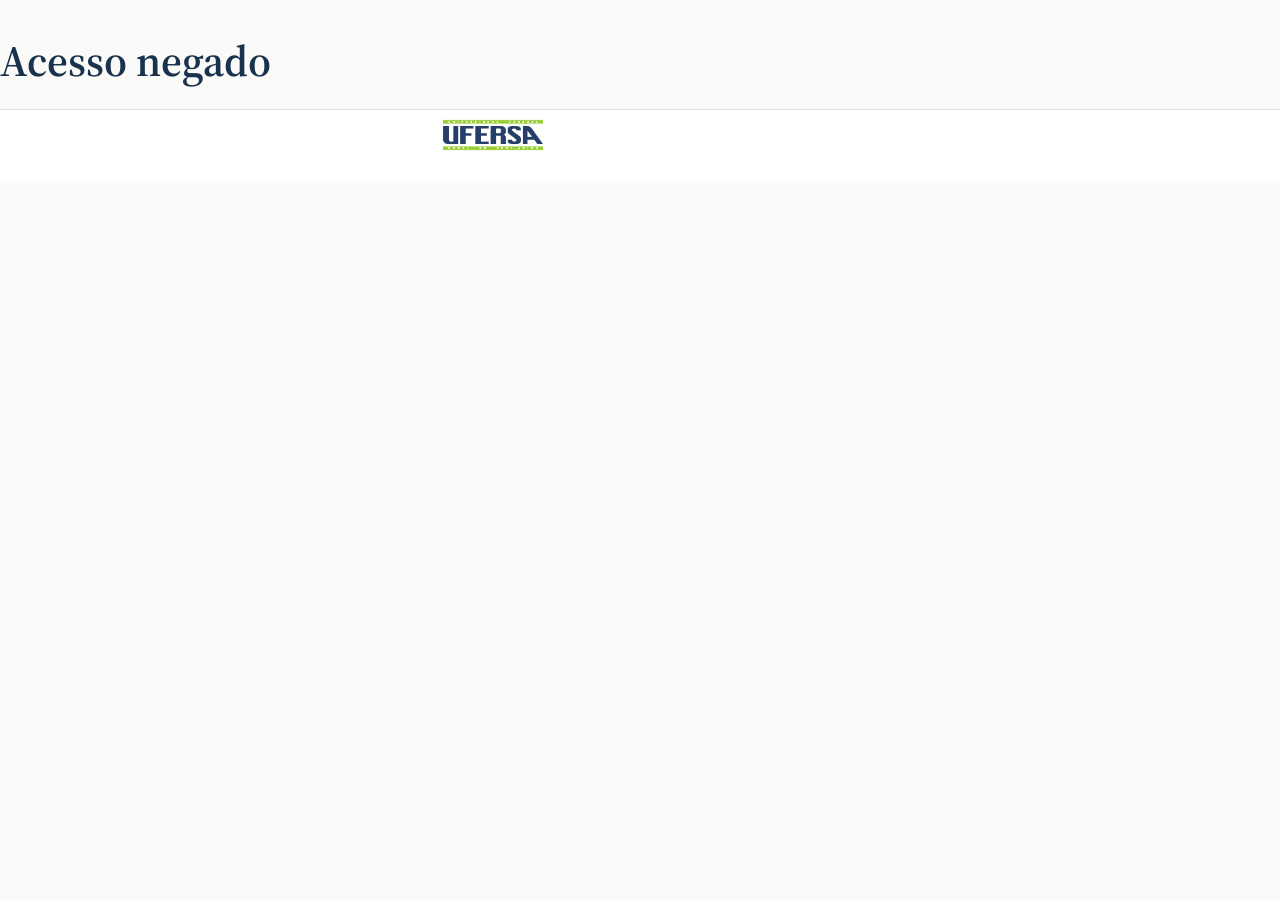
<file: docs/index.html>
<!DOCTYPE html>
<html xmlns="http://www.w3.org/1999/xhtml" lang="en" xml:lang="en"><head>

<meta charset="utf-8">
<meta name="generator" content="quarto-1.8.24">

<meta name="viewport" content="width=device-width, initial-scale=1.0, user-scalable=yes">

<meta name="author" content="Ananias Silva">

<title>LPTA</title>
<style>
code{white-space: pre-wrap;}
span.smallcaps{font-variant: small-caps;}
div.columns{display: flex; gap: min(4vw, 1.5em);}
div.column{flex: auto; overflow-x: auto;}
div.hanging-indent{margin-left: 1.5em; text-indent: -1.5em;}
ul.task-list{list-style: none;}
ul.task-list li input[type="checkbox"] {
  width: 0.8em;
  margin: 0 0.8em 0.2em -1em; /* quarto-specific, see https://github.com/quarto-dev/quarto-cli/issues/4556 */ 
  vertical-align: middle;
}
</style>


<script src="site_libs/quarto-nav/quarto-nav.js"></script>
<script src="site_libs/clipboard/clipboard.min.js"></script>
<script src="site_libs/quarto-search/autocomplete.umd.js"></script>
<script src="site_libs/quarto-search/fuse.min.js"></script>
<script src="site_libs/quarto-search/quarto-search.js"></script>
<meta name="quarto:offset" content="./">
<link href="./aulas/programa.html" rel="next">
<script src="site_libs/quarto-html/quarto.js" type="module"></script>
<script src="site_libs/quarto-html/tabsets/tabsets.js" type="module"></script>
<script src="site_libs/quarto-html/axe/axe-check.js" type="module"></script>
<script src="site_libs/quarto-html/popper.min.js"></script>
<script src="site_libs/quarto-html/tippy.umd.min.js"></script>
<script src="site_libs/quarto-html/anchor.min.js"></script>
<link href="site_libs/quarto-html/tippy.css" rel="stylesheet">
<link href="site_libs/quarto-html/quarto-syntax-highlighting-f16cd255ecb5ae9510f6a112aa2ee9ab.css" rel="stylesheet" id="quarto-text-highlighting-styles">
<script src="site_libs/bootstrap/bootstrap.min.js"></script>
<link href="site_libs/bootstrap/bootstrap-icons.css" rel="stylesheet">
<link href="site_libs/bootstrap/bootstrap-8fce5938b24e3c3b5732c8548ccd7f5c.min.css" rel="stylesheet" append-hash="true" id="quarto-bootstrap" data-mode="light">
<script id="quarto-search-options" type="application/json">{
  "location": "sidebar",
  "copy-button": false,
  "collapse-after": 3,
  "panel-placement": "start",
  "type": "textbox",
  "limit": 50,
  "keyboard-shortcut": [
    "f",
    "/",
    "s"
  ],
  "language": {
    "search-no-results-text": "No results",
    "search-matching-documents-text": "matching documents",
    "search-copy-link-title": "Copy link to search",
    "search-hide-matches-text": "Hide additional matches",
    "search-more-match-text": "more match in this document",
    "search-more-matches-text": "more matches in this document",
    "search-clear-button-title": "Clear",
    "search-text-placeholder": "",
    "search-detached-cancel-button-title": "Cancel",
    "search-submit-button-title": "Submit",
    "search-label": "Search"
  }
}</script>
<style>html{ scroll-behavior: smooth; }</style>


<link rel="stylesheet" href="custom.css">
</head>

<body class="nav-sidebar docked nav-fixed quarto-light">

<div id="quarto-search-results"></div>
  <header id="quarto-header" class="headroom fixed-top">
    <nav class="navbar navbar-expand-lg " data-bs-theme="dark">
      <div class="navbar-container container-fluid">
      <div class="navbar-brand-container mx-auto">
    <a href="./index.html" class="navbar-brand navbar-brand-logo">
    </a>
    <a class="navbar-brand" href="./index.html">
    <span class="navbar-title">LPTA</span>
    </a>
  </div>
          <button class="navbar-toggler" type="button" data-bs-toggle="collapse" data-bs-target="#navbarCollapse" aria-controls="navbarCollapse" role="menu" aria-expanded="false" aria-label="Toggle navigation" onclick="if (window.quartoToggleHeadroom) { window.quartoToggleHeadroom(); }">
  <span class="navbar-toggler-icon"></span>
</button>
          <div class="collapse navbar-collapse" id="navbarCollapse">
            <ul class="navbar-nav navbar-nav-scroll me-auto">
</ul>
          </div> <!-- /navcollapse -->
            <div class="quarto-navbar-tools">
</div>
      </div> <!-- /container-fluid -->
    </nav>
  <nav class="quarto-secondary-nav">
    <div class="container-fluid d-flex">
      <button type="button" class="quarto-btn-toggle btn" data-bs-toggle="collapse" role="button" data-bs-target=".quarto-sidebar-collapse-item" aria-controls="quarto-sidebar" aria-expanded="false" aria-label="Toggle sidebar navigation" onclick="if (window.quartoToggleHeadroom) { window.quartoToggleHeadroom(); }">
        <i class="bi bi-layout-text-sidebar-reverse"></i>
      </button>
        <nav class="quarto-page-breadcrumbs" aria-label="breadcrumb"><ol class="breadcrumb"><li class="breadcrumb-item"><a href="./index.html">Apresentação</a></li></ol></nav>
        <a class="flex-grow-1" role="navigation" data-bs-toggle="collapse" data-bs-target=".quarto-sidebar-collapse-item" aria-controls="quarto-sidebar" aria-expanded="false" aria-label="Toggle sidebar navigation" onclick="if (window.quartoToggleHeadroom) { window.quartoToggleHeadroom(); }">      
        </a>
      <button type="button" class="btn quarto-search-button" aria-label="Search" onclick="window.quartoOpenSearch();">
        <i class="bi bi-search"></i>
      </button>
    </div>
  </nav>
</header>
<!-- content -->
<div id="quarto-content" class="quarto-container page-columns page-rows-contents page-layout-article page-navbar">
<!-- sidebar -->
  <nav id="quarto-sidebar" class="sidebar collapse collapse-horizontal quarto-sidebar-collapse-item sidebar-navigation docked overflow-auto">
    <div class="pt-lg-2 mt-2 text-left sidebar-header sidebar-header-stacked">
      <a href="./index.html" class="sidebar-logo-link">
      </a>
      </div>
        <div class="mt-2 flex-shrink-0 align-items-center">
        <div class="sidebar-search">
        <div id="quarto-search" class="" title="Search"></div>
        </div>
        </div>
    <div class="sidebar-menu-container"> 
    <ul class="list-unstyled mt-1">
        <li class="sidebar-item">
  <div class="sidebar-item-container"> 
  <a href="./index.html" class="sidebar-item-text sidebar-link active">
 <span class="menu-text">Apresentação</span></a>
  </div>
</li>
        <li class="sidebar-item sidebar-item-section">
      <div class="sidebar-item-container"> 
            <a class="sidebar-item-text sidebar-link text-start collapsed" data-bs-toggle="collapse" data-bs-target="#quarto-sidebar-section-1" role="navigation" aria-expanded="false">
 <span class="menu-text">Programa</span></a>
          <a class="sidebar-item-toggle text-start collapsed" data-bs-toggle="collapse" data-bs-target="#quarto-sidebar-section-1" role="navigation" aria-expanded="false" aria-label="Toggle section">
            <i class="bi bi-chevron-right ms-2"></i>
          </a> 
      </div>
      <ul id="quarto-sidebar-section-1" class="collapse list-unstyled sidebar-section depth1 ">  
          <li class="sidebar-item">
  <div class="sidebar-item-container"> 
  <a href="./aulas/programa.html" class="sidebar-item-text sidebar-link">
 <span class="menu-text"><span class="chapter-number">1</span>&nbsp; <span class="chapter-title">Como está organizada a disciplina LPTA?</span></span></a>
  </div>
</li>
      </ul>
  </li>
        <li class="sidebar-item sidebar-item-section">
      <div class="sidebar-item-container"> 
            <a class="sidebar-item-text sidebar-link text-start collapsed" data-bs-toggle="collapse" data-bs-target="#quarto-sidebar-section-2" role="navigation" aria-expanded="false">
 <span class="menu-text">Unidade I</span></a>
          <a class="sidebar-item-toggle text-start collapsed" data-bs-toggle="collapse" data-bs-target="#quarto-sidebar-section-2" role="navigation" aria-expanded="false" aria-label="Toggle section">
            <i class="bi bi-chevron-right ms-2"></i>
          </a> 
      </div>
      <ul id="quarto-sidebar-section-2" class="collapse list-unstyled sidebar-section depth1 ">  
          <li class="sidebar-item">
  <div class="sidebar-item-container"> 
  <a href="./aulas/Aula_1_sistemaacademico.html" class="sidebar-item-text sidebar-link">
 <span class="menu-text"><span class="chapter-number">2</span>&nbsp; <span class="chapter-title">Como funciona o sistema acadêmico brasileiro?</span></span></a>
  </div>
</li>
          <li class="sidebar-item">
  <div class="sidebar-item-container"> 
  <a href="./aulas/Aula_2_conhecimentocientifico.html" class="sidebar-item-text sidebar-link">
 <span class="menu-text"><span class="chapter-number">3</span>&nbsp; <span class="chapter-title">Como as pessoas interpretam o mundo?</span></span></a>
  </div>
</li>
          <li class="sidebar-item">
  <div class="sidebar-item-container"> 
  <a href="./aulas/Aula_3_ciencia.html" class="sidebar-item-text sidebar-link">
 <span class="menu-text"><span class="chapter-number">4</span>&nbsp; <span class="chapter-title">O que é ciência? Como pensar cientificamente?</span></span></a>
  </div>
</li>
          <li class="sidebar-item">
  <div class="sidebar-item-container"> 
  <a href="./aulas/Aula_4_assercoes_valordeverdade.html" class="sidebar-item-text sidebar-link">
 <span class="menu-text"><span class="chapter-number">5</span>&nbsp; <span class="chapter-title">Por que a ciência precisa de afirmações que possam ser verdadeiras ou falsas?</span></span></a>
  </div>
</li>
      </ul>
  </li>
        <li class="sidebar-item sidebar-item-section">
      <div class="sidebar-item-container"> 
            <a class="sidebar-item-text sidebar-link text-start collapsed" data-bs-toggle="collapse" data-bs-target="#quarto-sidebar-section-3" role="navigation" aria-expanded="false">
 <span class="menu-text">Tutoriais</span></a>
          <a class="sidebar-item-toggle text-start collapsed" data-bs-toggle="collapse" data-bs-target="#quarto-sidebar-section-3" role="navigation" aria-expanded="false" aria-label="Toggle section">
            <i class="bi bi-chevron-right ms-2"></i>
          </a> 
      </div>
      <ul id="quarto-sidebar-section-3" class="collapse list-unstyled sidebar-section depth1 ">  
          <li class="sidebar-item">
  <div class="sidebar-item-container"> 
  <a href="./tutoriais/tutorial_lattes.html" class="sidebar-item-text sidebar-link">
 <span class="menu-text"><span class="chapter-number">6</span>&nbsp; <span class="chapter-title">Currículo Lattes</span></span></a>
  </div>
</li>
      </ul>
  </li>
        <li class="sidebar-item sidebar-item-section">
      <div class="sidebar-item-container"> 
            <a class="sidebar-item-text sidebar-link text-start collapsed" data-bs-toggle="collapse" data-bs-target="#quarto-sidebar-section-4" role="navigation" aria-expanded="false">
 <span class="menu-text">Complementos</span></a>
          <a class="sidebar-item-toggle text-start collapsed" data-bs-toggle="collapse" data-bs-target="#quarto-sidebar-section-4" role="navigation" aria-expanded="false" aria-label="Toggle section">
            <i class="bi bi-chevron-right ms-2"></i>
          </a> 
      </div>
      <ul id="quarto-sidebar-section-4" class="collapse list-unstyled sidebar-section depth1 ">  
          <li class="sidebar-item">
  <div class="sidebar-item-container"> 
  <a href="./complementos/complemento_crono.html" class="sidebar-item-text sidebar-link">
 <span class="menu-text"><span class="chapter-number">7</span>&nbsp; <span class="chapter-title">Cronograma de aulas</span></span></a>
  </div>
</li>
      </ul>
  </li>
    </ul>
    </div>
</nav>
<div id="quarto-sidebar-glass" class="quarto-sidebar-collapse-item" data-bs-toggle="collapse" data-bs-target=".quarto-sidebar-collapse-item"></div>
<!-- margin-sidebar -->
    <div id="quarto-margin-sidebar" class="sidebar margin-sidebar">
        <nav id="TOC" role="doc-toc" class="toc-active">
    <h2 id="toc-title">Índice</h2>
   
  <ul>
  <li><a href="#apresentação" id="toc-apresentação" class="nav-link active" data-scroll-target="#apresentação">Apresentação</a></li>
  </ul>
</nav>
    </div>
<!-- main -->
<main class="content" id="quarto-document-content">

<header id="title-block-header" class="quarto-title-block default">
<div class="quarto-title">
<h1 class="title">LPTA</h1>
</div>



<div class="quarto-title-meta">

    <div>
    <div class="quarto-title-meta-heading">Professor</div>
    <div class="quarto-title-meta-contents">
             <p>Ananias Silva </p>
          </div>
  </div>
    
  
    
  </div>
  


</header>


<section id="apresentação" class="level1 unnumbered">
<h1 class="unnumbered">Apresentação</h1>
<style>
#title-block-header {
  display: none !important;
}

</style>
<div class="capa-livro">
<div class="capa-etiqueta">
<p>Disciplina</p>
</div>
<div class="capa-titulo">
<p>Leitura e Produção de Textos Acadêmicos</p>
</div>
</div>
<p>Este livro digital apoia a disciplina Leitura e Produção de Textos Acadêmicos (LPTA), ofertada no primeiro semestre da Licenciatura em Letras Português da Universidade Federal Rural do Semi-Árido (UFERSA).</p>
<p>Aqui você encontrará roteiros de aula, tutoriais, modelos e materiais complementares voltados ao desenvolvimento de práticas de letramento acadêmico-científico no ensino superior.</p>
<div class="titulo-nao-numerado">
<p>Organização</p>
</div>
<p>Este livro digital está organizado em módulos conceituais, como se apresentam abaixo:</p>
<div class="subtitulo-nao-numerado">
<p>Unidades</p>
</div>
<p>Incluem os roteiros das aulas das três unidades do semestre letivo. Os conteúdos serão disponibilizados gradualmente ao longo do semestre.</p>
<div class="subtitulo-nao-numerado">
<p>Tutoriais</p>
</div>
<p>Reúnem orientações práticas sobre ferramentas úteis à formação universitária.</p>
<div class="subtitulo-nao-numerado">
<p>Modelos</p>
</div>
<p>Disponibilizam estruturas e exemplos de gêneros acadêmicos trabalhados na disciplina.</p>
<div class="subtitulo-nao-numerado">
<p>Avaliações</p>
</div>
<p>Apresentam orientações sobre os instrumentos de avaliação utilizados ao longo do semestre.</p>
<div class="subtitulo-nao-numerado">
<p>Complementos</p>
</div>
<p>Reúnem materiais auxiliares, cronogramas, painéis, guias, entre outros.</p>
<div class="subtitulo-nao-numerado">
<p>Busca</p>
</div>
<p>O livro digital conta com um sistema de busca, localizado no menu lateral esquerdo, que permite localizar rapidamente aulas, conceitos, modelos, orientações e materiais complementares por meio de palavras-chave.</p>
<div class="titulo-nao-numerado">
<p>Orientações aos estudantes</p>
</div>
<div class="subtitulo-nao-numerado">
<p>Pontualidade e assiduidade</p>
</div>
<p>A assiduidade e a pontualidade são condições importantes para o bom aproveitamento da disciplina. Como as atividades serão desenvolvidas de modo progressivo, faltas frequentes ou atrasos recorrentes podem comprometer o seu desempenho na disciplina.</p>
<div class="subtitulo-nao-numerado">
<p>Participação nas aulas</p>
</div>
<p>A participação envolve escuta atenta, realização das atividades, colaboração nas discussões, leitura dos materiais propostos e envolvimento nas etapas de escrita, revisão e reescrita.</p>
<div class="subtitulo-nao-numerado">
<p>Uso de dispositivos eletrônicos</p>
</div>
<p>O uso de celular, computador ou tablet é permitido exclusivamente para a realização das atividades da disciplina e mediante orientação do professor.</p>
<p>Durante a aula, os dispositivos eletrônicos devem permanecer guardados e em modo silencioso ou desligados, salvo quando seu uso for solicitado pelo professor.</p>
<div class="subtitulo-nao-numerado">
<p>Uso de inteligência artificial</p>
</div>
<p>O uso de ferramentas de inteligência artificial é permitido em atividades específicas, desde que orientado pelo professor e realizado de forma ética, crítica e transparente.</p>
<p>Modelos de linguagem (como ChatGPT, Claude e DeepSeek) não devem substituir a autoria do seu texto, nem ser utilizados para apresentar como própria uma produção textual elaborada integralmente por sistemas de inteligência artificial. Quando indicado pelo professor, essas ferramentas serão utilizadas como apoio ao planejamento, à organização de ideias, à revisão textual, ao aprimoramento da clareza da escrita e à reflexão sobre o próprio processo de produção textual.</p>
<p>Sempre que ferramentas de inteligência artificial forem utilizadas na realização de uma atividade, você deverá declarar esse uso.</p>
<div class="subtitulo-nao-numerado">
<p>Prazos e entregas</p>
</div>
<p>As atividades devem ser entregues nos prazos estabelecidos. Atrasos podem comprometer o acompanhamento processual da escrita, especialmente quando uma etapa depende da anterior.</p>
<script>
  if (location.protocol !== 'file:' && location.hostname !== 'localhost') {
    var senha = prompt("Este conteúdo é restrito a alunos da disciplina Leitura e Produção de Textos Acadêmicos. Por favor, digite a senha de acesso:");
    if (senha !== "20262lpta") {
      document.body.innerHTML = "<h1>Acesso negado</h1>";
    }
  }
</script>


</section>

</main> <!-- /main -->
<div class="lpta-controles" role="group" aria-label="Controles de leitura">
  <button type="button" data-lpta-action="diminuir" aria-label="Diminuir tamanho do texto" title="Diminuir texto">A−</button>
  <button type="button" data-lpta-action="aumentar" aria-label="Aumentar tamanho do texto" title="Aumentar texto">A+</button>
  <button type="button" class="lpta-projetar" data-lpta-action="projetar" aria-pressed="false" title="Ampliar o conteúdo e ocultar menus laterais">Projetar</button>
  <span class="lpta-controles-status" aria-live="polite"></span>
</div>

<script>
(() => {
  const body = document.body;
  const controls = document.querySelector('.lpta-controles');
  if (!controls) return;

  const status = controls.querySelector('.lpta-controles-status');
  const projectButton = controls.querySelector('[data-lpta-action="projetar"]');
  const sizeClasses = ['', 'lpta-texto-grande', 'lpta-texto-extra'];
  const params = new URLSearchParams(window.location.search);

  let size = Number.parseInt(localStorage.getItem('lpta-text-size') || '0', 10);
  if (!Number.isInteger(size) || size < 0 || size > 2) size = 0;

  function applySize(announce = false) {
    body.classList.remove('lpta-texto-grande', 'lpta-texto-extra');
    if (sizeClasses[size]) body.classList.add(sizeClasses[size]);
    localStorage.setItem('lpta-text-size', String(size));
    if (announce) status.textContent = ['Tamanho padrão', 'Texto ampliado', 'Texto muito ampliado'][size];
  }

  function setProjection(active, announce = false) {
    body.classList.toggle('modo-projecao', active);
    projectButton.setAttribute('aria-pressed', String(active));
    projectButton.textContent = active ? 'Sair da projeção' : 'Projetar';
    sessionStorage.setItem('lpta-projection', active ? '1' : '0');
    if (announce) status.textContent = active ? 'Modo de projeção ativado' : 'Modo de projeção desativado';
  }

  applySize();
  setProjection(params.get('apresentacao') === '1' || sessionStorage.getItem('lpta-projection') === '1');

  controls.addEventListener('click', (event) => {
    const button = event.target.closest('button[data-lpta-action]');
    if (!button) return;
    const action = button.dataset.lptaAction;

    if (action === 'aumentar') {
      size = Math.min(2, size + 1);
      applySize(true);
    } else if (action === 'diminuir') {
      size = Math.max(0, size - 1);
      applySize(true);
    } else if (action === 'projetar') {
      setProjection(!body.classList.contains('modo-projecao'), true);
    }
  });

  document.addEventListener('keydown', (event) => {
    if (event.key === 'Escape' && body.classList.contains('modo-projecao')) {
      setProjection(false, true);
      projectButton.focus();
    }
  });
})();
</script>
<script id="quarto-html-after-body" type="application/javascript">
  window.document.addEventListener("DOMContentLoaded", function (event) {
    const icon = "";
    const anchorJS = new window.AnchorJS();
    anchorJS.options = {
      placement: 'right',
      icon: icon
    };
    anchorJS.add('.anchored');
    const isCodeAnnotation = (el) => {
      for (const clz of el.classList) {
        if (clz.startsWith('code-annotation-')) {                     
          return true;
        }
      }
      return false;
    }
    const onCopySuccess = function(e) {
      // button target
      const button = e.trigger;
      // don't keep focus
      button.blur();
      // flash "checked"
      button.classList.add('code-copy-button-checked');
      var currentTitle = button.getAttribute("title");
      button.setAttribute("title", "Copied!");
      let tooltip;
      if (window.bootstrap) {
        button.setAttribute("data-bs-toggle", "tooltip");
        button.setAttribute("data-bs-placement", "left");
        button.setAttribute("data-bs-title", "Copied!");
        tooltip = new bootstrap.Tooltip(button, 
          { trigger: "manual", 
            customClass: "code-copy-button-tooltip",
            offset: [0, -8]});
        tooltip.show();    
      }
      setTimeout(function() {
        if (tooltip) {
          tooltip.hide();
          button.removeAttribute("data-bs-title");
          button.removeAttribute("data-bs-toggle");
          button.removeAttribute("data-bs-placement");
        }
        button.setAttribute("title", currentTitle);
        button.classList.remove('code-copy-button-checked');
      }, 1000);
      // clear code selection
      e.clearSelection();
    }
    const getTextToCopy = function(trigger) {
      const outerScaffold = trigger.parentElement.cloneNode(true);
      const codeEl = outerScaffold.querySelector('code');
      for (const childEl of codeEl.children) {
        if (isCodeAnnotation(childEl)) {
          childEl.remove();
        }
      }
      return codeEl.innerText;
    }
    const clipboard = new window.ClipboardJS('.code-copy-button:not([data-in-quarto-modal])', {
      text: getTextToCopy
    });
    clipboard.on('success', onCopySuccess);
    if (window.document.getElementById('quarto-embedded-source-code-modal')) {
      const clipboardModal = new window.ClipboardJS('.code-copy-button[data-in-quarto-modal]', {
        text: getTextToCopy,
        container: window.document.getElementById('quarto-embedded-source-code-modal')
      });
      clipboardModal.on('success', onCopySuccess);
    }
      var localhostRegex = new RegExp(/^(?:http|https):\/\/localhost\:?[0-9]*\//);
      var mailtoRegex = new RegExp(/^mailto:/);
        var filterRegex = new RegExp('/' + window.location.host + '/');
      var isInternal = (href) => {
          return filterRegex.test(href) || localhostRegex.test(href) || mailtoRegex.test(href);
      }
      // Inspect non-navigation links and adorn them if external
     var links = window.document.querySelectorAll('a[href]:not(.nav-link):not(.navbar-brand):not(.toc-action):not(.sidebar-link):not(.sidebar-item-toggle):not(.pagination-link):not(.no-external):not([aria-hidden]):not(.dropdown-item):not(.quarto-navigation-tool):not(.about-link)');
      for (var i=0; i<links.length; i++) {
        const link = links[i];
        if (!isInternal(link.href)) {
          // undo the damage that might have been done by quarto-nav.js in the case of
          // links that we want to consider external
          if (link.dataset.originalHref !== undefined) {
            link.href = link.dataset.originalHref;
          }
        }
      }
    function tippyHover(el, contentFn, onTriggerFn, onUntriggerFn) {
      const config = {
        allowHTML: true,
        maxWidth: 500,
        delay: 100,
        arrow: false,
        appendTo: function(el) {
            return el.parentElement;
        },
        interactive: true,
        interactiveBorder: 10,
        theme: 'quarto',
        placement: 'bottom-start',
      };
      if (contentFn) {
        config.content = contentFn;
      }
      if (onTriggerFn) {
        config.onTrigger = onTriggerFn;
      }
      if (onUntriggerFn) {
        config.onUntrigger = onUntriggerFn;
      }
      window.tippy(el, config); 
    }
    const noterefs = window.document.querySelectorAll('a[role="doc-noteref"]');
    for (var i=0; i<noterefs.length; i++) {
      const ref = noterefs[i];
      tippyHover(ref, function() {
        // use id or data attribute instead here
        let href = ref.getAttribute('data-footnote-href') || ref.getAttribute('href');
        try { href = new URL(href).hash; } catch {}
        const id = href.replace(/^#\/?/, "");
        const note = window.document.getElementById(id);
        if (note) {
          return note.innerHTML;
        } else {
          return "";
        }
      });
    }
    const xrefs = window.document.querySelectorAll('a.quarto-xref');
    const processXRef = (id, note) => {
      // Strip column container classes
      const stripColumnClz = (el) => {
        el.classList.remove("page-full", "page-columns");
        if (el.children) {
          for (const child of el.children) {
            stripColumnClz(child);
          }
        }
      }
      stripColumnClz(note)
      if (id === null || id.startsWith('sec-')) {
        // Special case sections, only their first couple elements
        const container = document.createElement("div");
        if (note.children && note.children.length > 2) {
          container.appendChild(note.children[0].cloneNode(true));
          for (let i = 1; i < note.children.length; i++) {
            const child = note.children[i];
            if (child.tagName === "P" && child.innerText === "") {
              continue;
            } else {
              container.appendChild(child.cloneNode(true));
              break;
            }
          }
          if (window.Quarto?.typesetMath) {
            window.Quarto.typesetMath(container);
          }
          return container.innerHTML
        } else {
          if (window.Quarto?.typesetMath) {
            window.Quarto.typesetMath(note);
          }
          return note.innerHTML;
        }
      } else {
        // Remove any anchor links if they are present
        const anchorLink = note.querySelector('a.anchorjs-link');
        if (anchorLink) {
          anchorLink.remove();
        }
        if (window.Quarto?.typesetMath) {
          window.Quarto.typesetMath(note);
        }
        if (note.classList.contains("callout")) {
          return note.outerHTML;
        } else {
          return note.innerHTML;
        }
      }
    }
    for (var i=0; i<xrefs.length; i++) {
      const xref = xrefs[i];
      tippyHover(xref, undefined, function(instance) {
        instance.disable();
        let url = xref.getAttribute('href');
        let hash = undefined; 
        if (url.startsWith('#')) {
          hash = url;
        } else {
          try { hash = new URL(url).hash; } catch {}
        }
        if (hash) {
          const id = hash.replace(/^#\/?/, "");
          const note = window.document.getElementById(id);
          if (note !== null) {
            try {
              const html = processXRef(id, note.cloneNode(true));
              instance.setContent(html);
            } finally {
              instance.enable();
              instance.show();
            }
          } else {
            // See if we can fetch this
            fetch(url.split('#')[0])
            .then(res => res.text())
            .then(html => {
              const parser = new DOMParser();
              const htmlDoc = parser.parseFromString(html, "text/html");
              const note = htmlDoc.getElementById(id);
              if (note !== null) {
                const html = processXRef(id, note);
                instance.setContent(html);
              } 
            }).finally(() => {
              instance.enable();
              instance.show();
            });
          }
        } else {
          // See if we can fetch a full url (with no hash to target)
          // This is a special case and we should probably do some content thinning / targeting
          fetch(url)
          .then(res => res.text())
          .then(html => {
            const parser = new DOMParser();
            const htmlDoc = parser.parseFromString(html, "text/html");
            const note = htmlDoc.querySelector('main.content');
            if (note !== null) {
              // This should only happen for chapter cross references
              // (since there is no id in the URL)
              // remove the first header
              if (note.children.length > 0 && note.children[0].tagName === "HEADER") {
                note.children[0].remove();
              }
              const html = processXRef(null, note);
              instance.setContent(html);
            } 
          }).finally(() => {
            instance.enable();
            instance.show();
          });
        }
      }, function(instance) {
      });
    }
        let selectedAnnoteEl;
        const selectorForAnnotation = ( cell, annotation) => {
          let cellAttr = 'data-code-cell="' + cell + '"';
          let lineAttr = 'data-code-annotation="' +  annotation + '"';
          const selector = 'span[' + cellAttr + '][' + lineAttr + ']';
          return selector;
        }
        const selectCodeLines = (annoteEl) => {
          const doc = window.document;
          const targetCell = annoteEl.getAttribute("data-target-cell");
          const targetAnnotation = annoteEl.getAttribute("data-target-annotation");
          const annoteSpan = window.document.querySelector(selectorForAnnotation(targetCell, targetAnnotation));
          const lines = annoteSpan.getAttribute("data-code-lines").split(",");
          const lineIds = lines.map((line) => {
            return targetCell + "-" + line;
          })
          let top = null;
          let height = null;
          let parent = null;
          if (lineIds.length > 0) {
              //compute the position of the single el (top and bottom and make a div)
              const el = window.document.getElementById(lineIds[0]);
              top = el.offsetTop;
              height = el.offsetHeight;
              parent = el.parentElement.parentElement;
            if (lineIds.length > 1) {
              const lastEl = window.document.getElementById(lineIds[lineIds.length - 1]);
              const bottom = lastEl.offsetTop + lastEl.offsetHeight;
              height = bottom - top;
            }
            if (top !== null && height !== null && parent !== null) {
              // cook up a div (if necessary) and position it 
              let div = window.document.getElementById("code-annotation-line-highlight");
              if (div === null) {
                div = window.document.createElement("div");
                div.setAttribute("id", "code-annotation-line-highlight");
                div.style.position = 'absolute';
                parent.appendChild(div);
              }
              div.style.top = top - 2 + "px";
              div.style.height = height + 4 + "px";
              div.style.left = 0;
              let gutterDiv = window.document.getElementById("code-annotation-line-highlight-gutter");
              if (gutterDiv === null) {
                gutterDiv = window.document.createElement("div");
                gutterDiv.setAttribute("id", "code-annotation-line-highlight-gutter");
                gutterDiv.style.position = 'absolute';
                const codeCell = window.document.getElementById(targetCell);
                const gutter = codeCell.querySelector('.code-annotation-gutter');
                gutter.appendChild(gutterDiv);
              }
              gutterDiv.style.top = top - 2 + "px";
              gutterDiv.style.height = height + 4 + "px";
            }
            selectedAnnoteEl = annoteEl;
          }
        };
        const unselectCodeLines = () => {
          const elementsIds = ["code-annotation-line-highlight", "code-annotation-line-highlight-gutter"];
          elementsIds.forEach((elId) => {
            const div = window.document.getElementById(elId);
            if (div) {
              div.remove();
            }
          });
          selectedAnnoteEl = undefined;
        };
          // Handle positioning of the toggle
      window.addEventListener(
        "resize",
        throttle(() => {
          elRect = undefined;
          if (selectedAnnoteEl) {
            selectCodeLines(selectedAnnoteEl);
          }
        }, 10)
      );
      function throttle(fn, ms) {
      let throttle = false;
      let timer;
        return (...args) => {
          if(!throttle) { // first call gets through
              fn.apply(this, args);
              throttle = true;
          } else { // all the others get throttled
              if(timer) clearTimeout(timer); // cancel #2
              timer = setTimeout(() => {
                fn.apply(this, args);
                timer = throttle = false;
              }, ms);
          }
        };
      }
        // Attach click handler to the DT
        const annoteDls = window.document.querySelectorAll('dt[data-target-cell]');
        for (const annoteDlNode of annoteDls) {
          annoteDlNode.addEventListener('click', (event) => {
            const clickedEl = event.target;
            if (clickedEl !== selectedAnnoteEl) {
              unselectCodeLines();
              const activeEl = window.document.querySelector('dt[data-target-cell].code-annotation-active');
              if (activeEl) {
                activeEl.classList.remove('code-annotation-active');
              }
              selectCodeLines(clickedEl);
              clickedEl.classList.add('code-annotation-active');
            } else {
              // Unselect the line
              unselectCodeLines();
              clickedEl.classList.remove('code-annotation-active');
            }
          });
        }
    const findCites = (el) => {
      const parentEl = el.parentElement;
      if (parentEl) {
        const cites = parentEl.dataset.cites;
        if (cites) {
          return {
            el,
            cites: cites.split(' ')
          };
        } else {
          return findCites(el.parentElement)
        }
      } else {
        return undefined;
      }
    };
    var bibliorefs = window.document.querySelectorAll('a[role="doc-biblioref"]');
    for (var i=0; i<bibliorefs.length; i++) {
      const ref = bibliorefs[i];
      const citeInfo = findCites(ref);
      if (citeInfo) {
        tippyHover(citeInfo.el, function() {
          var popup = window.document.createElement('div');
          citeInfo.cites.forEach(function(cite) {
            var citeDiv = window.document.createElement('div');
            citeDiv.classList.add('hanging-indent');
            citeDiv.classList.add('csl-entry');
            var biblioDiv = window.document.getElementById('ref-' + cite);
            if (biblioDiv) {
              citeDiv.innerHTML = biblioDiv.innerHTML;
            }
            popup.appendChild(citeDiv);
          });
          return popup.innerHTML;
        });
      }
    }
  });
  </script>
<nav class="page-navigation">
  <div class="nav-page nav-page-previous">
  </div>
  <div class="nav-page nav-page-next">
      <a href="./aulas/programa.html" class="pagination-link" aria-label="Como está organizada a disciplina LPTA?">
        <span class="nav-page-text"><span class="chapter-number">1</span>&nbsp; <span class="chapter-title">Como está organizada a disciplina LPTA?</span></span> <i class="bi bi-arrow-right-short"></i>
      </a>
  </div>
</nav>
</div> <!-- /content -->
<footer class="footer">
  <div class="nav-footer">
    <div class="nav-footer-left">
      &nbsp;
    </div>   
    <div class="nav-footer-center">
<p><img src="./img/logo_ufersa.png" alt="Logotipo da UFERSA" class="logo-rodape"></p>
</div>
    <div class="nav-footer-right">
      &nbsp;
    </div>
  </div>
</footer>




<script src="site_libs/quarto-html/zenscroll-min.js"></script>
</body></html>
</file>
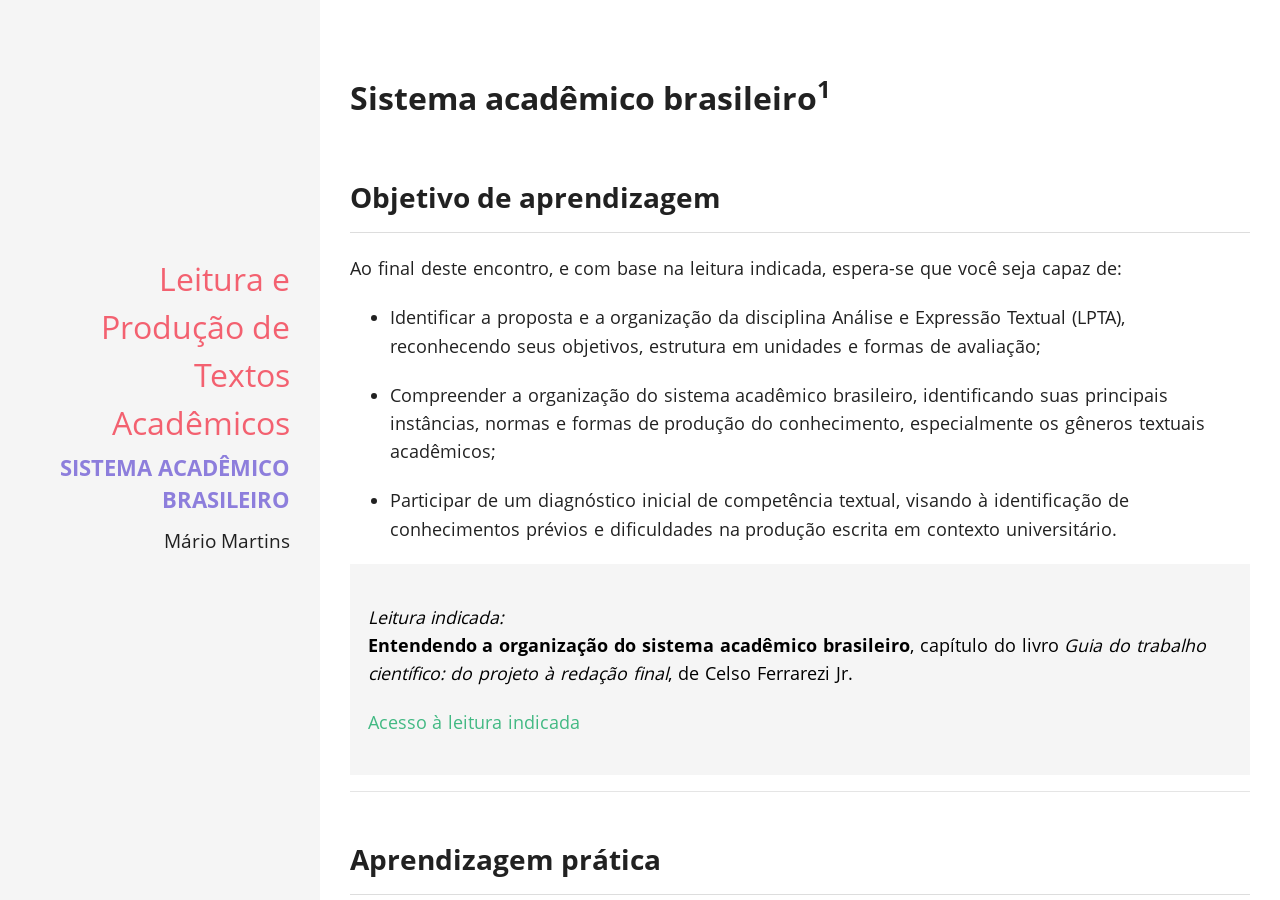
<file: pdfs/Aula-1.html>
<!DOCTYPE html>

<html>

<head>

<meta charset="utf-8" />
<meta name="generator" content="pandoc" />
<meta http-equiv="X-UA-Compatible" content="IE=EDGE" />

<meta name="viewport" content="width=device-width, initial-scale=1" />

<meta name="author" content="Mário Martins" />


<title>Leitura e Produção de Textos Acadêmicos</title>

<script>// Pandoc 2.9 adds attributes on both header and div. We remove the former (to
// be compatible with the behavior of Pandoc < 2.8).
document.addEventListener('DOMContentLoaded', function(e) {
  var hs = document.querySelectorAll("div.section[class*='level'] > :first-child");
  var i, h, a;
  for (i = 0; i < hs.length; i++) {
    h = hs[i];
    if (!/^h[1-6]$/i.test(h.tagName)) continue;  // it should be a header h1-h6
    a = h.attributes;
    while (a.length > 0) h.removeAttribute(a[0].name);
  }
});
</script>





<style type="text/css">@font-face{font-family:'Open Sans';font-style:normal;font-weight:400;src:local("Open Sans"),local(OpenSans),url([data-uri]) format("woff")}@font-face{font-family:'Open Sans';font-style:normal;font-weight:700;src:local("Open Sans Bold"),local(OpenSans-Bold),url([data-uri]) format("woff")}html{font-family:sans-serif;-ms-text-size-adjust:100%;-webkit-text-size-adjust:100%}body{margin:0}a{background-color:transparent}a:active,a:hover{outline:0}b,strong{font-weight:700}h1{font-size:2em;margin:.67em 0}small{font-size:80%}sub,sup{font-size:75%;line-height:0;position:relative;vertical-align:baseline}sup{top:-.5em}sub{bottom:-.25em}img{border:0}hr{-moz-box-sizing:content-box;box-sizing:content-box;height:0}pre{overflow:auto}code,kbd,pre,samp{font-family:monospace,monospace;font-size:1em}table{border-collapse:collapse;border-spacing:0}td,th{padding:0}*,:before,:after{-webkit-box-sizing:border-box;-moz-box-sizing:border-box;-ms-box-sizing:border-box;box-sizing:border-box}.notice{border:1px solid rgba(115,115,115,0.87);border-radius:.4em;padding:.5em 1em}img{height:auto;max-width:100%}table,th,td{border:none}.table{display:table}.table-cell{display:table-cell}.table-top{vertical-align:top}.table-middle{vertical-align:middle}.table-bottom{vertical-align:bottom}table{width:100%;margin:20px auto}th,td{border-bottom:1px solid #bbb;text-align:left;padding:10px}th{background-color:#f5a623;color:#fff}tr:nth-child(odd){background-color:#ddd}tr:nth-child(even){background-color:#f5f5f5}b,i,strong,em,blockquote,p,q,span,figure,img,h1,h2,header,input,a{-webkit-transition:all .1s ease;-moz-transition:all .1s ease;-ms-transition:all .1s ease;-o-transition:all .1s ease;transition:all .1s ease}.block{display:block}.inline-block{display:inline-block}.hidden-md{display:none}@media only screen and (min-width: 992px){.hidden-md{display:inline-block}}.radius-box{border-radius:10px}.radius-ls{border-bottom-left-radius:3px;border-top-left-radius:3px}.radius-rs{border-bottom-right-radius:3px;border-top-right-radius:3px}.radius-l1{border-bottom-left-radius:10px;border-top-left-radius:10px}.radius-r1{border-bottom-right-radius:10px;border-top-right-radius:10px}.m0{margin:0}.mt0{margin-top:0}.mr0{margin-right:0}.mb0{margin-bottom:0}.ml0{margin-left:0}.ms{margin:.25em}.mts{margin-top:.25em}.mbs{margin-bottom:.25em}.mrs{margin-right:.25em}.mls{margin-left:.25em}.mm{margin:.5em}.mtm{margin-top:.5em}.mbm{margin-bottom:.5em}.mrm{margin-right:.5em}.mlm{margin-left:.5em}.m1{margin:1.5em}.mt1{margin-top:1.5em}.mb1{margin-bottom:1.5em}.mr1{margin-right:1.5em}.ml1{margin-left:1.5em}.m2{margin:3em}.mt2{margin-top:3em}.mb2{margin-bottom:3em}.mr2{margin-right:3em}.ml2{margin-left:3em}.p0{padding:0}.pt0{padding-top:0}.pr0{padding-right:0}.pb0{padding-bottom:0}.pl0{padding-left:0}.ps{padding:.25em}.pts{padding-top:.25em}.pbs{padding-bottom:.25em}.prs{padding-right:.25em}.pls{padding-left:.25em}.pm{padding:.5em}.ptm{padding-top:.5em}.pbm{padding-bottom:.5em}.prm{padding-right:.5em}.plm{padding-left:.5em}.p1{padding:1em}.pt1{padding-top:1em}.pr1{padding-right:1em}.pb1{padding-bottom:1em}.pl1{padding-left:1em}.p2{padding:2em}.pt2{padding-top:2em}.pr2{padding-right:2em}.pb2{padding-bottom:2em}.pl2{padding-left:2em}.pb5{padding-bottom:5em}.pads{padding:.25em}.padm{padding:.5em}.padl{padding:1em}.padsx{padding-left:.25em;padding-right:.25em}.padmx{padding-left:.5em;padding-right:.5em}.padlx{padding-left:1em;padding-right:1em}.padsy{padding-top:.25em;padding-bottom:.25em}.padmy{padding-top:.5em;padding-bottom:.5em}.padly{padding-top:1em;padding-bottom:1em}.primary-text-color{color:#42b983}.primary-bg-color{background-color:#42b983}.secondary-text-color{color:#8d7edc}.secondary-bg-color{background-color:#8d7edc}.success-text-color{color:#65e892}.success-bg-color{background-color:#65e892}.danger-text-color{color:#f83e4b}.danger-bg-color{background-color:#f83e4b}.info-text-color{color:#09ABF6}.info-bg-color{background-color:#09ABF6}.warning-text-color{color:#F5A623}.warning-bg-color{background-color:#F5A623}.container{margin:0 auto;max-width:1280px;width:90%}@media only screen and (min-width: 992px){.container{width:85%}}@media only screen and (min-width: 1200px){.container{width:70%}}.container .row{margin-left:-.75rem;margin-right:-.75rem}.section{padding-top:.5rem;padding-bottom:.5rem}.section.no-pad{padding:0}.section.no-pad-bot{padding-bottom:0}.section.no-pad-top{padding-top:0}.row{margin-left:auto;margin-right:auto}.row:after{content:"";display:table;clear:both}.row .col{float:left;-webkit-box-sizing:border-box;-moz-box-sizing:border-box;-ms-box-sizing:border-box;box-sizing:border-box;display:block;vertical-align:top;width:100%}.row .col.s1{width:8.33333%;margin-left:0}.row .col.s2{width:16.66667%;margin-left:0}.row .col.s3{width:25%;margin-left:0}.row .col.s4{width:33.33333%;margin-left:0}.row .col.s5{width:41.66667%;margin-left:0}.row .col.s6{width:50%;margin-left:0}.row .col.s7{width:58.33333%;margin-left:0}.row .col.s8{width:66.66667%;margin-left:0}.row .col.s9{width:75%;margin-left:0}.row .col.s10{width:83.33333%;margin-left:0}.row .col.s11{width:91.66667%;margin-left:0}.row .col.s12{width:100%;margin-left:0}.row .col.offset-s1{margin-left:8.33333%}.row .col.offset-s2{margin-left:16.66667%}.row .col.offset-s3{margin-left:25%}.row .col.offset-s4{margin-left:33.33333%}.row .col.offset-s5{margin-left:41.66667%}.row .col.offset-s6{margin-left:50%}.row .col.offset-s7{margin-left:58.33333%}.row .col.offset-s8{margin-left:66.66667%}.row .col.offset-s9{margin-left:75%}.row .col.offset-s10{margin-left:83.33333%}.row .col.offset-s11{margin-left:91.66667%}.row .col.offset-s12{margin-left:100%}@media only screen and (min-width: 600px){.row .col.m1{width:8.33333%;margin-left:0}.row .col.m2{width:16.66667%;margin-left:0}.row .col.m3{width:25%;margin-left:0}.row .col.m4{width:33.33333%;margin-left:0}.row .col.m5{width:41.66667%;margin-left:0}.row .col.m6{width:50%;margin-left:0}.row .col.m7{width:58.33333%;margin-left:0}.row .col.m8{width:66.66667%;margin-left:0}.row .col.m9{width:75%;margin-left:0}.row .col.m10{width:83.33333%;margin-left:0}.row .col.m11{width:91.66667%;margin-left:0}.row .col.m12{width:100%;margin-left:0}.row .col.offset-m1{margin-left:8.33333%}.row .col.offset-m2{margin-left:16.66667%}.row .col.offset-m3{margin-left:25%}.row .col.offset-m4{margin-left:33.33333%}.row .col.offset-m5{margin-left:41.66667%}.row .col.offset-m6{margin-left:50%}.row .col.offset-m7{margin-left:58.33333%}.row .col.offset-m8{margin-left:66.66667%}.row .col.offset-m9{margin-left:75%}.row .col.offset-m10{margin-left:83.33333%}.row .col.offset-m11{margin-left:91.66667%}.row .col.offset-m12{margin-left:100%}}@media only screen and (min-width: 992px){.row .col.l1{width:8.33333%;margin-left:0}.row .col.l2{width:16.66667%;margin-left:0}.row .col.l3{width:25%;margin-left:0}.row .col.l4{width:33.33333%;margin-left:0}.row .col.l5{width:41.66667%;margin-left:0}.row .col.l6{width:50%;margin-left:0}.row .col.l7{width:58.33333%;margin-left:0}.row .col.l8{width:66.66667%;margin-left:0}.row .col.l9{width:75%;margin-left:0}.row .col.l10{width:83.33333%;margin-left:0}.row .col.l11{width:91.66667%;margin-left:0}.row .col.l12{width:100%;margin-left:0}.row .col.offset-l1{margin-left:8.33333%}.row .col.offset-l2{margin-left:16.66667%}.row .col.offset-l3{margin-left:25%}.row .col.offset-l4{margin-left:33.33333%}.row .col.offset-l5{margin-left:41.66667%}.row .col.offset-l6{margin-left:50%}.row .col.offset-l7{margin-left:58.33333%}.row .col.offset-l8{margin-left:66.66667%}.row .col.offset-l9{margin-left:75%}.row .col.offset-l10{margin-left:83.33333%}.row .col.offset-l11{margin-left:91.66667%}.row .col.offset-l12{margin-left:100%}}html{line-height:1.5;font-family:"Open Sans","Source Sans Pro","Helvetica Neue",Helvetica,Arial,sans-serif;font-weight:400;color:rgba(0,0,0,0.87);-webkit-font-smoothing:antialiased;text-rendering:optimizeLegibility;font-size:16px}blockquote{display:block;position:relative;padding-left:20px;font-style:italic;border-left:5px solid #8d7edc;font-size:1.1em}a{text-decoration:none;color:#42b983}a:hover,a:focus{color:#75cea5;text-decoration:none}h1,h2,h3,h4,h5,h6{font-weight:700;line-height:1.5}h1 a,h2 a,h3 a,h4 a,h5 a,h6 a{font-weight:inherit;color:rgba(0,0,0,0.87)}h1 a:hover,h1 a:focus,h2 a:hover,h2 a:focus,h3 a:hover,h3 a:focus,h4 a:hover,h4 a:focus,h5 a:hover,h5 a:focus,h6 a:hover,h6 a:focus{color:rgba(61,61,61,0.87)}h1{font-size:2rem;margin:1rem 0 .8rem}h2{font-size:1.75rem;margin:.875rem 0 .7rem}h3{font-size:1.5rem;margin:.75rem 0 .6rem}h4{font-size:1.25rem;margin:.625rem 0 .5rem}h5{font-size:1.15rem;margin:.575rem 0 .46rem}h6{font-size:1rem;margin:.5rem 0 .4rem;text-transform:uppercase}hr{margin-top:1rem;margin-bottom:1rem;border:0;border-top:.0625rem solid rgba(0,0,0,0.1)}em{font-style:italic}strong{font-weight:700}small,.small{font-size:80%;font-weight:400}p{margin:1.2em 0;word-spacing:.05em;line-height:1.6em}pre,code{font-family:Consolas,"Roboto Mono","Courier New",monospace;color:#525252;background-color:#f8f8f8}code{color:#e96900;border-radius:2px;white-space:nowrap}pre{font-size:.9em;overflow:auto;display:block;padding:1em;margin:0 0 1em;line-height:1.3875;word-break:break-all;word-wrap:break-word;border-radius:0;font-weight:400}pre code{background:transparent;white-space:pre;overflow:auto;word-wrap:normal;color:#525252}pre code span{word-break:break-all}.cover{background-color:#f5f5f5;position:fixed;text-align:center;width:100%;min-height:400px;padding:30px 15px 20px;z-index:1}@media only screen and (min-width: 600px){.cover{background-position:center;padding:30px}}@media only screen and (min-width: 992px){.cover{height:100vh;position:initial;width:100%}}.cover-card{color:rgba(0,0,0,0.87);padding:0 30px}.cover-card .author_name{display:block;color:#F36170;font-size:2em}.cover-card .author_job{display:block;color:#8d7edc;font-size:1.35em;font-weight:700;text-transform:uppercase;margin:5px auto 10px}.cover-card .author_bio{font-size:1.2em;display:block}@media only screen and (min-width: 992px){.cover-card{text-align:right;margin:0 auto;padding:0 0 80px}}.post-listing{background-color:#fff;position:absolute;top:400px;z-index:233;width:100%;padding:20px 20px 0;-webkit-transform:translate3d(0,0,1px);transform:translate3d(0,0,1px)}@media only screen and (min-width: 600px){.post-listing{padding:50px 30px 0}}@media only screen and (min-width: 992px){.post-listing{height:100vh;overflow-y:scroll;position:initial;top:0}}section.post{margin-bottom:80px}#post{font-size:1.1em;padding-bottom:50px}#post h1{margin:.5em 0 1em}#post h2{margin:.5em 0;padding-bottom:.5em;border-bottom:1px solid #ddd}#post h3{margin:.5em 0;position:relative}#page{padding-bottom:50px;min-height:70vh}#page .page-header{margin:0 auto 50px}
code span.kw { color: #a71d5d; font-weight: normal; }
code span.dt { color: #795da3; }
code span.dv { color: #0086b3; }
code span.bn { color: #0086b3; }
code span.fl { color: #0086b3; }
code span.ch { color: #4070a0; }
code span.st { color: #183691; }
code span.co { color: #969896; font-style: italic; }
code span.ot { color: #007020; }
</style>





</head>

<body>




<div class="row">
<div class="col s12 m3">
<div class="table cover">
<div class="cover-card table-cell table-middle">
<span class="author_name">Leitura e Produção de Textos Acadêmicos</span>
<span class="author_job">Sistema acadêmico brasileiro</span>
<span class="author_bio mbm">Mário Martins</span>
</div>
</div>
</div>


<div class="col s12 m9">
<div class="post-listing">

<div id="post">
<article class="post-content">
<div id="sistema-acadêmico-brasileiro1" class="section level1">
<h1>Sistema acadêmico brasileiro<a href="#fn1" class="footnote-ref" id="fnref1"><sup>1</sup></a></h1>
<div id="objetivo-de-aprendizagem" class="section level2">
<h2>Objetivo de aprendizagem</h2>
<p>Ao final deste encontro, e com base na leitura indicada, espera-se
que você seja capaz de:</p>
<ul>
<li><p>Identificar a proposta e a organização da disciplina Análise e
Expressão Textual (LPTA), reconhecendo seus objetivos, estrutura em
unidades e formas de avaliação;</p></li>
<li><p>Compreender a organização do sistema acadêmico brasileiro,
identificando suas principais instâncias, normas e formas de produção do
conhecimento, especialmente os gêneros textuais acadêmicos;</p></li>
<li><p>Participar de um diagnóstico inicial de competência textual,
visando à identificação de conhecimentos prévios e dificuldades na
produção escrita em contexto universitário.</p></li>
</ul>
<div class="section" style="padding:1em; background-color:#F5F5F5; color:#000000;">
<p><em>Leitura indicada:</em> <br /> <strong>Entendendo a organização do
sistema acadêmico brasileiro</strong>, capítulo do livro <em>Guia do
trabalho científico: do projeto à redação final</em>, de Celso Ferrarezi
Jr.</p>
<p><a href="vbk://9788572447638/epubcfi/6/14%5B%3Bvnd.vst.idref%3Dcap1.xhtml%5D">Acesso
à leitura indicada</a></p>
</div>
<hr />
</div>
<div id="aprendizagem-prática" class="section level2">
<h2>Aprendizagem prática</h2>
<div id="questão-1" class="section level3">
<h3>Questão 1</h3>
<p>Como se organiza o sistema acadêmico brasileiro?</p>
<div style="border: 1px solid #ccc; padding: 1em; background-color: #f9f9f9; border-radius: 5px; margin-bottom: 1em;">
  <strong>Orientações:</strong><br />
  A seguir, há um quiz com perguntas únicas, cada uma com quatro alternativas. Você terá <strong>1 minuto e 30 segundos</strong> para responder cada uma. O tempo será contado automaticamente e, ao final, você receberá um feedback imediato. Após responder, clique no botão <em>Próxima Pergunta</em> para avançar. <strong>Formem duplas para debater cada pergunta.</strong><br />
</div>

<button onclick="iniciarQuiz()">Iniciar Quiz</button>

<div id="quiz-container" style="display: none; margin-top: 20px;">

  <div class="pergunta" id="pergunta1">
    <p><strong>1. Qual grau acadêmico será conferido a você ao concluir a graduação no sistema de ensino superior brasileiro?</strong></p>
    <form>
      <input type="radio" name="q1" value="a"> A) Mestre<br>
      <input type="radio" name="q1" value="b"> B) Doutor<br>
      <input type="radio" name="q1" value="c"> C) Bacharel<br>
      <input type="radio" name="q1" value="d"> D) Especialista<br><br>
      <button type="button" onclick="checkResposta(1, &#39;c&#39;)">Responder</button>
    </form>
    <p id="feedback1"></p>
    <p id="timer1" style="font-weight: bold;"></p>
    <button id="proxima1" style="display:none;" onclick="proximaPergunta(2)">Próxima Pergunta</button>
  </div>

  <div class="pergunta" id="pergunta3" style="display: none;">
    <p><strong>2. Qual a duração mínima de um curso de especialização no Brasil?</strong></p>
    <form>
      <input type="radio" name="q2" value="a"> A) 180 horas<br>
      <input type="radio" name="q2" value="b"> B) 360 horas<br>
      <input type="radio" name="q2" value="c"> C) 24 meses<br>
      <input type="radio" name="q2" value="d"> D) 48 meses<br><br>
      <button type="button" onclick="checkResposta(2, &#39;b&#39;)">Responder</button>
    </form>
    <p id="feedback3"></p>
    <p id="timer3" style="font-weight: bold;"></p>
    <button id="proxima3" style="display:none;" onclick="proximaPergunta(4)">Próxima Pergunta</button>
  </div>

  <div class="pergunta" id="pergunta4" style="display: none;">
    <p><strong>3. Qual dos seguintes requisitos é geralmente exigido para ingressar em um programa de mestrado no Brasil?</strong></p>
    <form>
      <input type="radio" name="q3" value="a"> A) Aprovação em prova de proficiência em três línguas estrangeiras.<br>
      <input type="radio" name="q3" value="b"> B) Apresentação de uma tese doutoral inédita.<br>
      <input type="radio" name="q3" value="c"> C) Apresentação de projeto de pesquisa.<br>
      <input type="radio" name="q3" value="d"> D) Já possuir o título de doutor.<br><br>
      <button type="button" onclick="checkResposta(3, &#39;c&#39;)">Responder</button>
    </form>
    <p id="feedback4"></p>
    <p id="timer4" style="font-weight: bold;"></p>
    <button id="proxima4" style="display:none;" onclick="proximaPergunta(5)">Próxima Pergunta</button>
  </div>

  <div class="pergunta" id="pergunta6" style="display: none;">
    <p><strong>4. No sistema brasileiro de ensino superior, o título de PhD é:</strong></p>
    <form>
      <input type="radio" name="q4" value="a"> A) Um grau acadêmico superior ao doutorado.<br>
      <input type="radio" name="q4" value="b"> B) O título correspondente ao grau de doutor no sistema norte-americano.<br>
      <input type="radio" name="q4" value="c"> C) Equivalente a um curso de pós-doutorado.<br>
      <input type="radio" name="q4" value="d"> D) Um tipo de curso de pós-graduação <em>lato sensu</em>.<br><br>
      <button type="button" onclick="checkResposta(4, &#39;b&#39;)">Responder</button>
    </form>
    <p id="feedback6"></p>
    <p id="timer6" style="font-weight: bold;"></p>
    <button id="proxima6" style="display:none;" onclick="proximaPergunta(7)">Próxima Pergunta</button>
  </div>

  <div class="pergunta" id="pergunta9" style="display: none;">
    <p><strong>5. Cursar uma pós-graduação <em>stricto sensu</em> em uma universidade estrangeira é sempre a melhor opção?</strong></p>
    <form>
      <input type="radio" name="q5" value="a"> A) Sim. As universidades estrangeiras possuem um nível de exigência maior do que as brasileiras.<br>
      <input type="radio" name="q5" value="b"> B) Sim, Diplomas estrangeiros são mais valorizados no mercado de trabalho brasileiro.<br>
      <input type="radio" name="q5" value="c"> C) Não. Muitas universidades brasileiras possuem programas de alta qualidade.<br>
      <input type="radio" name="q5" value="d"> D) Não. Somente universidades brasileiras têm diplomas reconhecidos no Brasil.<br><br>
      <button type="button" onclick="checkResposta(5, &#39;c&#39;)">Responder</button>
    </form>
    <p id="feedback9"></p>
    <p id="timer9" style="font-weight: bold;"></p>
    <button id="proxima9" style="display:none;" onclick="proximaPergunta(10)">Próxima Pergunta</button>
  </div>

  <div class="pergunta" id="pergunta17" style="display: none;">
    <p><strong>6. A defesa de dissertação é um requisito para a conclusão de qual nível de ensino superior no Brasil?</strong></p>
    <form>
      <input type="radio" name="q6" value="a"> A) Doutorado<br>
      <input type="radio" name="q6" value="b"> B) Especialização<br>
      <input type="radio" name="q6" value="c"> C) Mestrado<br>
      <input type="radio" name="q6" value="d"> D) Graduação<br><br>
      <button type="button" onclick="checkResposta(6, &#39;c&#39;)">Responder</button>
    </form>
    <p id="feedback17"></p>
    <p id="timer17" style="font-weight: bold;"></p>
    <!-- Nenhum botão de "Próxima Pergunta" aqui por ser a última -->
  </div>

</div>

<p id="resultadoFinal" style="font-weight: bold; color: darkgreen;"></p>

<div id="mensagem-final" style="display: none; text-align: center; margin-top: 30px;">
  <h3>🎉 Parabéns! Você concluiu o quiz!</h3>
  <p>Agora você conhece melhor a estrutura do sistema acadêmico brasileiro.</p>
</div>

<script>
  let tempo = 60;
  let timer;
  let acertos = 0;

  function iniciarQuiz() {
    document.getElementById("quiz-container").style.display = "block";
    document.querySelector("button[onclick='iniciarQuiz()']").style.display = "none";
    iniciarTimer("timer1", 1);
  }

  function iniciarTimer(timerId, num) {
    tempo = 90;
    clearInterval(timer);
    timer = setInterval(function () {
      document.getElementById(timerId).innerText = "⏳ Tempo restante: " + tempo + " segundos";
      tempo--;
      if (tempo < 0) {
        clearInterval(timer);
        document.getElementById("feedback" + num).innerText = "⏰ Tempo esgotado!";
        desativarOpcoes("q" + num);
        mostrarProximo(num);
      }
    }, 1000);
  }

  function desativarOpcoes(name) {
    const radios = document.getElementsByName(name);
    radios.forEach(r => r.disabled = true);
  }

  function checkResposta(num, correta) {
    clearInterval(timer);
    const selecionada = document.querySelector('input[name="q' + num + '"]:checked');
    const feedback = document.getElementById("feedback" + num);
    if (!selecionada) {
      feedback.innerText = "Por favor, selecione uma alternativa.";
      return;
    }
    desativarOpcoes("q" + num);
    if (selecionada.value === correta) {
      feedback.innerText = "✅ Correto!";
      acertos++;
    } else {
      feedback.innerText = "❌ Incorreto. A resposta correta era: " + correta.toUpperCase() + ")";
    }
    mostrarProximo(num);
  }

  function mostrarProximo(num) {
    const botaoProximo = document.getElementById("proxima" + num);
    if (botaoProximo) {
      botaoProximo.style.display = "inline";
    }

    // Mostrar total de acertos ao final do quiz
    if (num === 6) {
      const resultado = document.getElementById("resultadoFinal");
      resultado.innerText = "🎉 Quiz concluído! Você acertou " + acertos + " de 6 questões.";
    }
  }

  function proximaPergunta(num) {
    document.querySelectorAll(".pergunta").forEach(p => p.style.display = "none");
    document.getElementById("pergunta" + num).style.display = "block";
    iniciarTimer("timer" + num, num);
  }
</script>
</div>
</div>
</div>
<div class="footnotes footnotes-end-of-document">
<hr />
<ol>
<li id="fn1"><p>Roteiro de aula elaborado no RStudio com o auxílio da
inteligência artificial ChatGPT, revisado e avaliado pelo professor
antes de sua publicação.<a href="#fnref1" class="footnote-back">↩︎</a></p></li>
</ol>
</div>
</article>
</div>
</div>
</div>
</div>



<!-- code folding -->


<!-- dynamically load mathjax for compatibility with self-contained -->
<script>
  (function () {
    var script = document.createElement("script");
    script.type = "text/javascript";
    script.src  = "https://mathjax.rstudio.com/latest/MathJax.js?config=TeX-AMS-MML_HTMLorMML";
    document.getElementsByTagName("head")[0].appendChild(script);
  })();
</script>

</body>
</html>
</file>
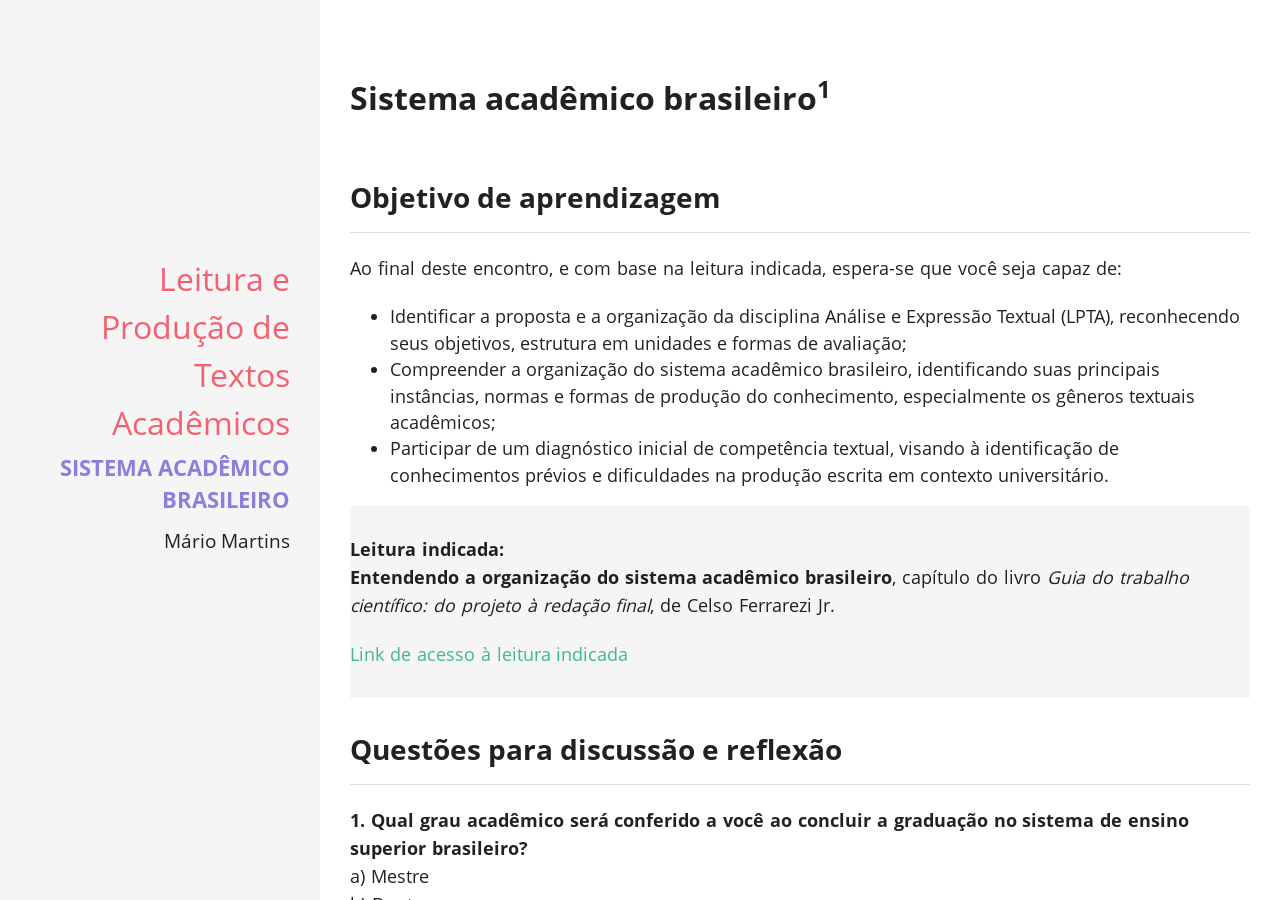
<file: pdfs/Aula-1_PDF.html>
<!DOCTYPE html>

<html>

<head>

<meta charset="utf-8" />
<meta name="generator" content="pandoc" />
<meta http-equiv="X-UA-Compatible" content="IE=EDGE" />

<meta name="viewport" content="width=device-width, initial-scale=1" />

<meta name="author" content="Mário Martins" />


<title>Leitura e Produção de Textos Acadêmicos</title>

<script>// Pandoc 2.9 adds attributes on both header and div. We remove the former (to
// be compatible with the behavior of Pandoc < 2.8).
document.addEventListener('DOMContentLoaded', function(e) {
  var hs = document.querySelectorAll("div.section[class*='level'] > :first-child");
  var i, h, a;
  for (i = 0; i < hs.length; i++) {
    h = hs[i];
    if (!/^h[1-6]$/i.test(h.tagName)) continue;  // it should be a header h1-h6
    a = h.attributes;
    while (a.length > 0) h.removeAttribute(a[0].name);
  }
});
</script>





<style type="text/css">@font-face{font-family:'Open Sans';font-style:normal;font-weight:400;src:local("Open Sans"),local(OpenSans),url([data-uri]) format("woff")}@font-face{font-family:'Open Sans';font-style:normal;font-weight:700;src:local("Open Sans Bold"),local(OpenSans-Bold),url([data-uri]) format("woff")}html{font-family:sans-serif;-ms-text-size-adjust:100%;-webkit-text-size-adjust:100%}body{margin:0}a{background-color:transparent}a:active,a:hover{outline:0}b,strong{font-weight:700}h1{font-size:2em;margin:.67em 0}small{font-size:80%}sub,sup{font-size:75%;line-height:0;position:relative;vertical-align:baseline}sup{top:-.5em}sub{bottom:-.25em}img{border:0}hr{-moz-box-sizing:content-box;box-sizing:content-box;height:0}pre{overflow:auto}code,kbd,pre,samp{font-family:monospace,monospace;font-size:1em}table{border-collapse:collapse;border-spacing:0}td,th{padding:0}*,:before,:after{-webkit-box-sizing:border-box;-moz-box-sizing:border-box;-ms-box-sizing:border-box;box-sizing:border-box}.notice{border:1px solid rgba(115,115,115,0.87);border-radius:.4em;padding:.5em 1em}img{height:auto;max-width:100%}table,th,td{border:none}.table{display:table}.table-cell{display:table-cell}.table-top{vertical-align:top}.table-middle{vertical-align:middle}.table-bottom{vertical-align:bottom}table{width:100%;margin:20px auto}th,td{border-bottom:1px solid #bbb;text-align:left;padding:10px}th{background-color:#f5a623;color:#fff}tr:nth-child(odd){background-color:#ddd}tr:nth-child(even){background-color:#f5f5f5}b,i,strong,em,blockquote,p,q,span,figure,img,h1,h2,header,input,a{-webkit-transition:all .1s ease;-moz-transition:all .1s ease;-ms-transition:all .1s ease;-o-transition:all .1s ease;transition:all .1s ease}.block{display:block}.inline-block{display:inline-block}.hidden-md{display:none}@media only screen and (min-width: 992px){.hidden-md{display:inline-block}}.radius-box{border-radius:10px}.radius-ls{border-bottom-left-radius:3px;border-top-left-radius:3px}.radius-rs{border-bottom-right-radius:3px;border-top-right-radius:3px}.radius-l1{border-bottom-left-radius:10px;border-top-left-radius:10px}.radius-r1{border-bottom-right-radius:10px;border-top-right-radius:10px}.m0{margin:0}.mt0{margin-top:0}.mr0{margin-right:0}.mb0{margin-bottom:0}.ml0{margin-left:0}.ms{margin:.25em}.mts{margin-top:.25em}.mbs{margin-bottom:.25em}.mrs{margin-right:.25em}.mls{margin-left:.25em}.mm{margin:.5em}.mtm{margin-top:.5em}.mbm{margin-bottom:.5em}.mrm{margin-right:.5em}.mlm{margin-left:.5em}.m1{margin:1.5em}.mt1{margin-top:1.5em}.mb1{margin-bottom:1.5em}.mr1{margin-right:1.5em}.ml1{margin-left:1.5em}.m2{margin:3em}.mt2{margin-top:3em}.mb2{margin-bottom:3em}.mr2{margin-right:3em}.ml2{margin-left:3em}.p0{padding:0}.pt0{padding-top:0}.pr0{padding-right:0}.pb0{padding-bottom:0}.pl0{padding-left:0}.ps{padding:.25em}.pts{padding-top:.25em}.pbs{padding-bottom:.25em}.prs{padding-right:.25em}.pls{padding-left:.25em}.pm{padding:.5em}.ptm{padding-top:.5em}.pbm{padding-bottom:.5em}.prm{padding-right:.5em}.plm{padding-left:.5em}.p1{padding:1em}.pt1{padding-top:1em}.pr1{padding-right:1em}.pb1{padding-bottom:1em}.pl1{padding-left:1em}.p2{padding:2em}.pt2{padding-top:2em}.pr2{padding-right:2em}.pb2{padding-bottom:2em}.pl2{padding-left:2em}.pb5{padding-bottom:5em}.pads{padding:.25em}.padm{padding:.5em}.padl{padding:1em}.padsx{padding-left:.25em;padding-right:.25em}.padmx{padding-left:.5em;padding-right:.5em}.padlx{padding-left:1em;padding-right:1em}.padsy{padding-top:.25em;padding-bottom:.25em}.padmy{padding-top:.5em;padding-bottom:.5em}.padly{padding-top:1em;padding-bottom:1em}.primary-text-color{color:#42b983}.primary-bg-color{background-color:#42b983}.secondary-text-color{color:#8d7edc}.secondary-bg-color{background-color:#8d7edc}.success-text-color{color:#65e892}.success-bg-color{background-color:#65e892}.danger-text-color{color:#f83e4b}.danger-bg-color{background-color:#f83e4b}.info-text-color{color:#09ABF6}.info-bg-color{background-color:#09ABF6}.warning-text-color{color:#F5A623}.warning-bg-color{background-color:#F5A623}.container{margin:0 auto;max-width:1280px;width:90%}@media only screen and (min-width: 992px){.container{width:85%}}@media only screen and (min-width: 1200px){.container{width:70%}}.container .row{margin-left:-.75rem;margin-right:-.75rem}.section{padding-top:.5rem;padding-bottom:.5rem}.section.no-pad{padding:0}.section.no-pad-bot{padding-bottom:0}.section.no-pad-top{padding-top:0}.row{margin-left:auto;margin-right:auto}.row:after{content:"";display:table;clear:both}.row .col{float:left;-webkit-box-sizing:border-box;-moz-box-sizing:border-box;-ms-box-sizing:border-box;box-sizing:border-box;display:block;vertical-align:top;width:100%}.row .col.s1{width:8.33333%;margin-left:0}.row .col.s2{width:16.66667%;margin-left:0}.row .col.s3{width:25%;margin-left:0}.row .col.s4{width:33.33333%;margin-left:0}.row .col.s5{width:41.66667%;margin-left:0}.row .col.s6{width:50%;margin-left:0}.row .col.s7{width:58.33333%;margin-left:0}.row .col.s8{width:66.66667%;margin-left:0}.row .col.s9{width:75%;margin-left:0}.row .col.s10{width:83.33333%;margin-left:0}.row .col.s11{width:91.66667%;margin-left:0}.row .col.s12{width:100%;margin-left:0}.row .col.offset-s1{margin-left:8.33333%}.row .col.offset-s2{margin-left:16.66667%}.row .col.offset-s3{margin-left:25%}.row .col.offset-s4{margin-left:33.33333%}.row .col.offset-s5{margin-left:41.66667%}.row .col.offset-s6{margin-left:50%}.row .col.offset-s7{margin-left:58.33333%}.row .col.offset-s8{margin-left:66.66667%}.row .col.offset-s9{margin-left:75%}.row .col.offset-s10{margin-left:83.33333%}.row .col.offset-s11{margin-left:91.66667%}.row .col.offset-s12{margin-left:100%}@media only screen and (min-width: 600px){.row .col.m1{width:8.33333%;margin-left:0}.row .col.m2{width:16.66667%;margin-left:0}.row .col.m3{width:25%;margin-left:0}.row .col.m4{width:33.33333%;margin-left:0}.row .col.m5{width:41.66667%;margin-left:0}.row .col.m6{width:50%;margin-left:0}.row .col.m7{width:58.33333%;margin-left:0}.row .col.m8{width:66.66667%;margin-left:0}.row .col.m9{width:75%;margin-left:0}.row .col.m10{width:83.33333%;margin-left:0}.row .col.m11{width:91.66667%;margin-left:0}.row .col.m12{width:100%;margin-left:0}.row .col.offset-m1{margin-left:8.33333%}.row .col.offset-m2{margin-left:16.66667%}.row .col.offset-m3{margin-left:25%}.row .col.offset-m4{margin-left:33.33333%}.row .col.offset-m5{margin-left:41.66667%}.row .col.offset-m6{margin-left:50%}.row .col.offset-m7{margin-left:58.33333%}.row .col.offset-m8{margin-left:66.66667%}.row .col.offset-m9{margin-left:75%}.row .col.offset-m10{margin-left:83.33333%}.row .col.offset-m11{margin-left:91.66667%}.row .col.offset-m12{margin-left:100%}}@media only screen and (min-width: 992px){.row .col.l1{width:8.33333%;margin-left:0}.row .col.l2{width:16.66667%;margin-left:0}.row .col.l3{width:25%;margin-left:0}.row .col.l4{width:33.33333%;margin-left:0}.row .col.l5{width:41.66667%;margin-left:0}.row .col.l6{width:50%;margin-left:0}.row .col.l7{width:58.33333%;margin-left:0}.row .col.l8{width:66.66667%;margin-left:0}.row .col.l9{width:75%;margin-left:0}.row .col.l10{width:83.33333%;margin-left:0}.row .col.l11{width:91.66667%;margin-left:0}.row .col.l12{width:100%;margin-left:0}.row .col.offset-l1{margin-left:8.33333%}.row .col.offset-l2{margin-left:16.66667%}.row .col.offset-l3{margin-left:25%}.row .col.offset-l4{margin-left:33.33333%}.row .col.offset-l5{margin-left:41.66667%}.row .col.offset-l6{margin-left:50%}.row .col.offset-l7{margin-left:58.33333%}.row .col.offset-l8{margin-left:66.66667%}.row .col.offset-l9{margin-left:75%}.row .col.offset-l10{margin-left:83.33333%}.row .col.offset-l11{margin-left:91.66667%}.row .col.offset-l12{margin-left:100%}}html{line-height:1.5;font-family:"Open Sans","Source Sans Pro","Helvetica Neue",Helvetica,Arial,sans-serif;font-weight:400;color:rgba(0,0,0,0.87);-webkit-font-smoothing:antialiased;text-rendering:optimizeLegibility;font-size:16px}blockquote{display:block;position:relative;padding-left:20px;font-style:italic;border-left:5px solid #8d7edc;font-size:1.1em}a{text-decoration:none;color:#42b983}a:hover,a:focus{color:#75cea5;text-decoration:none}h1,h2,h3,h4,h5,h6{font-weight:700;line-height:1.5}h1 a,h2 a,h3 a,h4 a,h5 a,h6 a{font-weight:inherit;color:rgba(0,0,0,0.87)}h1 a:hover,h1 a:focus,h2 a:hover,h2 a:focus,h3 a:hover,h3 a:focus,h4 a:hover,h4 a:focus,h5 a:hover,h5 a:focus,h6 a:hover,h6 a:focus{color:rgba(61,61,61,0.87)}h1{font-size:2rem;margin:1rem 0 .8rem}h2{font-size:1.75rem;margin:.875rem 0 .7rem}h3{font-size:1.5rem;margin:.75rem 0 .6rem}h4{font-size:1.25rem;margin:.625rem 0 .5rem}h5{font-size:1.15rem;margin:.575rem 0 .46rem}h6{font-size:1rem;margin:.5rem 0 .4rem;text-transform:uppercase}hr{margin-top:1rem;margin-bottom:1rem;border:0;border-top:.0625rem solid rgba(0,0,0,0.1)}em{font-style:italic}strong{font-weight:700}small,.small{font-size:80%;font-weight:400}p{margin:1.2em 0;word-spacing:.05em;line-height:1.6em}pre,code{font-family:Consolas,"Roboto Mono","Courier New",monospace;color:#525252;background-color:#f8f8f8}code{color:#e96900;border-radius:2px;white-space:nowrap}pre{font-size:.9em;overflow:auto;display:block;padding:1em;margin:0 0 1em;line-height:1.3875;word-break:break-all;word-wrap:break-word;border-radius:0;font-weight:400}pre code{background:transparent;white-space:pre;overflow:auto;word-wrap:normal;color:#525252}pre code span{word-break:break-all}.cover{background-color:#f5f5f5;position:fixed;text-align:center;width:100%;min-height:400px;padding:30px 15px 20px;z-index:1}@media only screen and (min-width: 600px){.cover{background-position:center;padding:30px}}@media only screen and (min-width: 992px){.cover{height:100vh;position:initial;width:100%}}.cover-card{color:rgba(0,0,0,0.87);padding:0 30px}.cover-card .author_name{display:block;color:#F36170;font-size:2em}.cover-card .author_job{display:block;color:#8d7edc;font-size:1.35em;font-weight:700;text-transform:uppercase;margin:5px auto 10px}.cover-card .author_bio{font-size:1.2em;display:block}@media only screen and (min-width: 992px){.cover-card{text-align:right;margin:0 auto;padding:0 0 80px}}.post-listing{background-color:#fff;position:absolute;top:400px;z-index:233;width:100%;padding:20px 20px 0;-webkit-transform:translate3d(0,0,1px);transform:translate3d(0,0,1px)}@media only screen and (min-width: 600px){.post-listing{padding:50px 30px 0}}@media only screen and (min-width: 992px){.post-listing{height:100vh;overflow-y:scroll;position:initial;top:0}}section.post{margin-bottom:80px}#post{font-size:1.1em;padding-bottom:50px}#post h1{margin:.5em 0 1em}#post h2{margin:.5em 0;padding-bottom:.5em;border-bottom:1px solid #ddd}#post h3{margin:.5em 0;position:relative}#page{padding-bottom:50px;min-height:70vh}#page .page-header{margin:0 auto 50px}
code span.kw { color: #a71d5d; font-weight: normal; }
code span.dt { color: #795da3; }
code span.dv { color: #0086b3; }
code span.bn { color: #0086b3; }
code span.fl { color: #0086b3; }
code span.ch { color: #4070a0; }
code span.st { color: #183691; }
code span.co { color: #969896; font-style: italic; }
code span.ot { color: #007020; }
</style>





</head>

<body>




<div class="row">
<div class="col s12 m3">
<div class="table cover">
<div class="cover-card table-cell table-middle">
<span class="author_name">Leitura e Produção de Textos Acadêmicos</span>
<span class="author_job">Sistema acadêmico brasileiro</span>
<span class="author_bio mbm">Mário Martins</span>
</div>
</div>
</div>


<div class="col s12 m9">
<div class="post-listing">

<div id="post">
<article class="post-content">
<div id="sistema-acadêmico-brasileiro" class="section level1">
<h1>Sistema acadêmico brasileiro<a href="#fn1" class="footnote-ref" id="fnref1"><sup>1</sup></a></h1>
<div id="objetivo-de-aprendizagem" class="section level2">
<h2>Objetivo de aprendizagem</h2>
<p>Ao final deste encontro, e com base na leitura indicada, espera-se
que você seja capaz de:</p>
<ul>
<li>Identificar a proposta e a organização da disciplina Análise e
Expressão Textual (LPTA), reconhecendo seus objetivos, estrutura em
unidades e formas de avaliação;</li>
<li>Compreender a organização do sistema acadêmico brasileiro,
identificando suas principais instâncias, normas e formas de produção do
conhecimento, especialmente os gêneros textuais acadêmicos;</li>
<li>Participar de um diagnóstico inicial de competência textual, visando
à identificação de conhecimentos prévios e dificuldades na produção
escrita em contexto universitário.</li>
</ul>
<div class="section custom-style" style="background-color: #F5F5F5;">
<p><strong>Leitura indicada:</strong><br />
<strong>Entendendo a organização do sistema acadêmico
brasileiro</strong>, capítulo do livro <em>Guia do trabalho científico:
do projeto à redação final</em>, de Celso Ferrarezi Jr.</p>
<p><a href="vbk://9788572447638/epubcfi/6/14%5B%3Bvnd.vst.idref%3Dcap1.xhtml%5D">Link
de acesso à leitura indicada</a></p>
</div>
</div>
<div id="questões-para-discussão-e-reflexão" class="section level2">
<h2>Questões para discussão e reflexão</h2>
<p><strong>1. Qual grau acadêmico será conferido a você ao concluir a
graduação no sistema de ensino superior brasileiro?</strong><br />
a) Mestre<br />
b) Doutor<br />
c) Bacharel<br />
d) Especialista</p>
<p><strong>2. Qual a duração mínima de um curso de especialização no
Brasil?</strong><br />
a) 180 horas<br />
b) 360 horas c) 24 meses<br />
d) 48 meses</p>
<p><strong>3. Qual dos seguintes requisitos é geralmente exigido para
ingressar em um programa de mestrado no Brasil?</strong> a) Aprovação em
prova de proficiência em três línguas estrangeiras<br />
b) Apresentação de uma tese doutoral inédita<br />
c) Apresentação de projeto de pesquisa d) Já possuir o título de
doutor</p>
<p><strong>4. No sistema brasileiro de ensino superior, o título de PhD
é:* </strong> a) Um grau acadêmico superior ao doutorado<br />
b) O título correspondente ao grau de doutor no sistema norte-americano
c) Equivalente a um curso de pós-doutorado<br />
d) Um tipo de curso de pós-graduação <em>lato sensu</em></p>
<p><strong>5. Cursar uma pós-graduação <em>stricto sensu</em> em uma
universidade estrangeira é sempre a melhor opção?</strong> a) Sim. As
universidades estrangeiras possuem um nível de exigência maior do que as
brasileiras<br />
b) Sim. Diplomas estrangeiros são mais valorizados no mercado de
trabalho brasileiro<br />
c) Não. Muitas universidades brasileiras possuem programas de alta
qualidade d) Não. Somente universidades brasileiras têm diplomas
reconhecidos no Brasil</p>
<p><strong>6. A defesa de dissertação é um requisito para a conclusão de
qual nível de ensino superior no Brasil?</strong> a) Doutorado<br />
b) Especialização<br />
c) Mestrado d) Graduação</p>
</div>
</div>
<div class="footnotes footnotes-end-of-document">
<hr />
<ol>
<li id="fn1"><p>Roteiro de aula elaborado no RStudio com o auxílio da
inteligência artificial ChatGPT, revisado e avaliado pelo professor
antes de sua publicação.<a href="#fnref1" class="footnote-back">↩︎</a></p></li>
</ol>
</div>
</article>
</div>
</div>
</div>
</div>



<!-- code folding -->


<!-- dynamically load mathjax for compatibility with self-contained -->
<script>
  (function () {
    var script = document.createElement("script");
    script.type = "text/javascript";
    script.src  = "https://mathjax.rstudio.com/latest/MathJax.js?config=TeX-AMS-MML_HTMLorMML";
    document.getElementsByTagName("head")[0].appendChild(script);
  })();
</script>

</body>
</html>
</file>
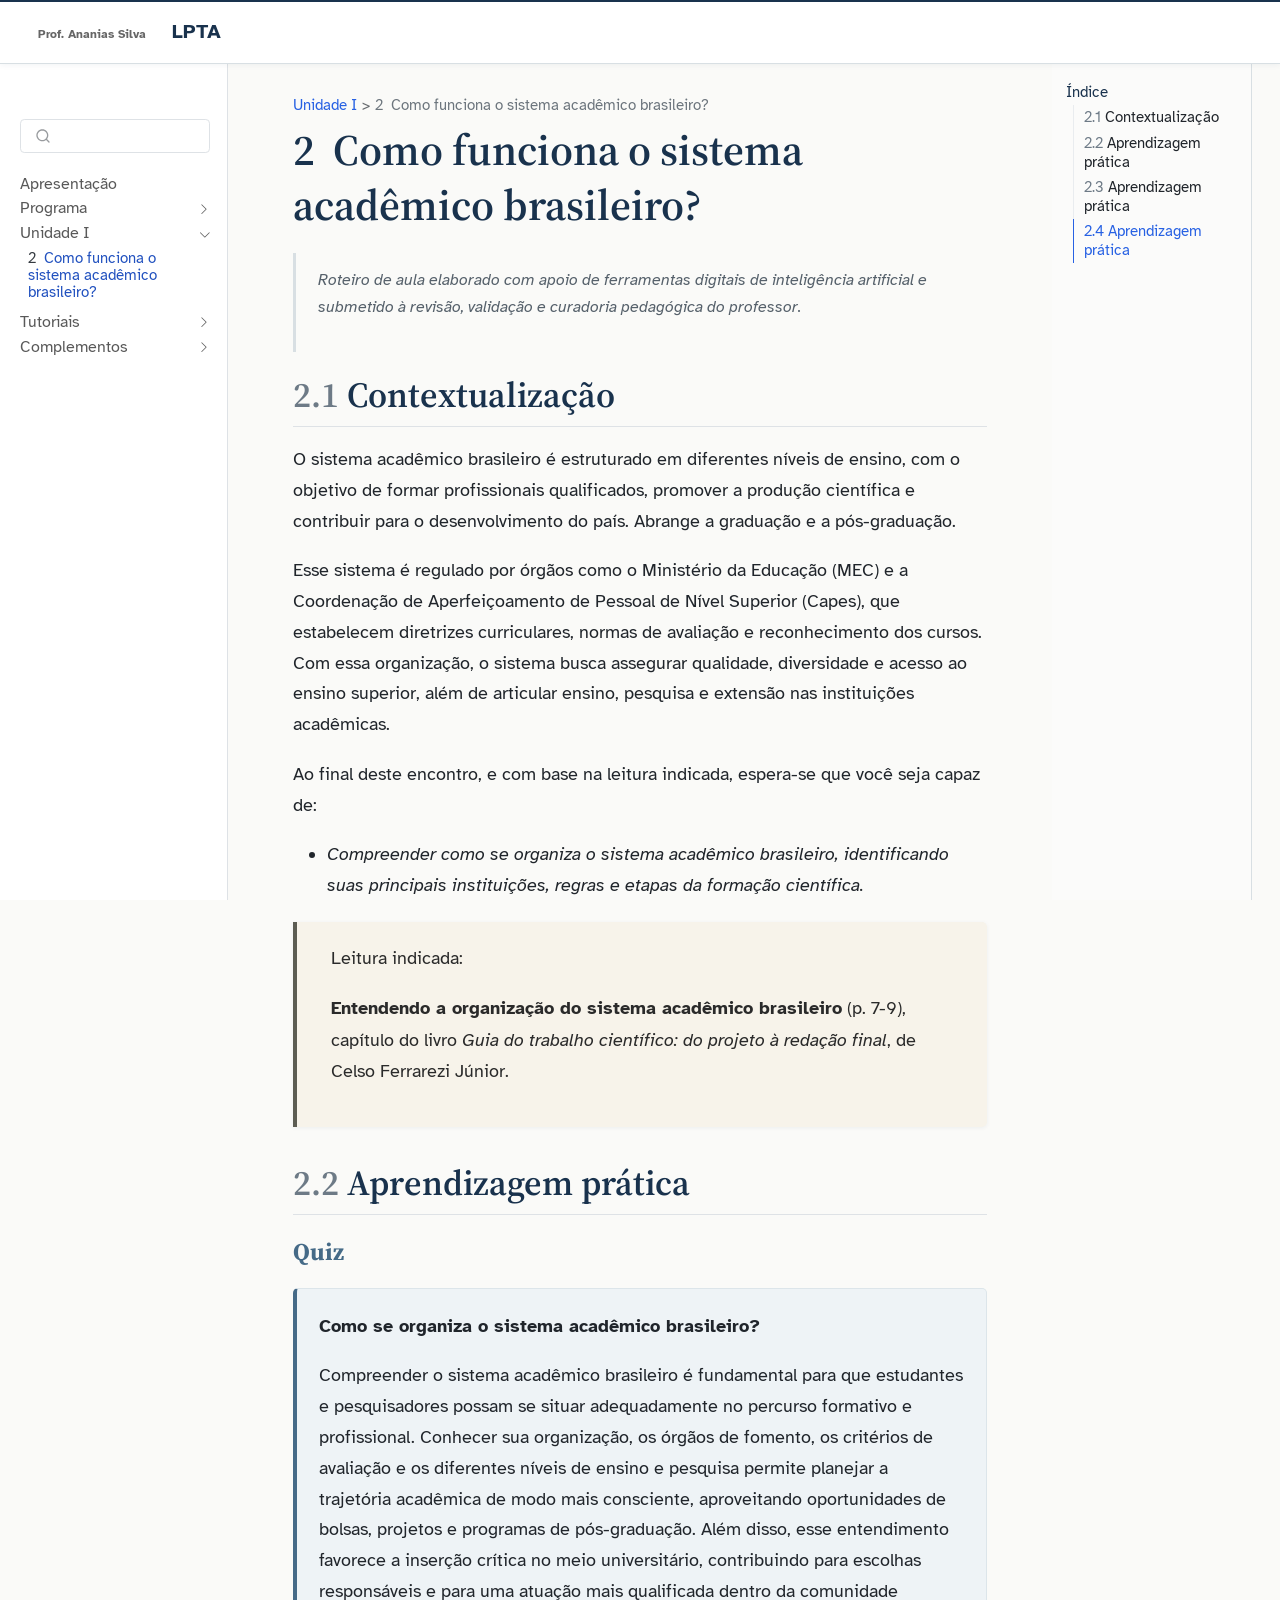
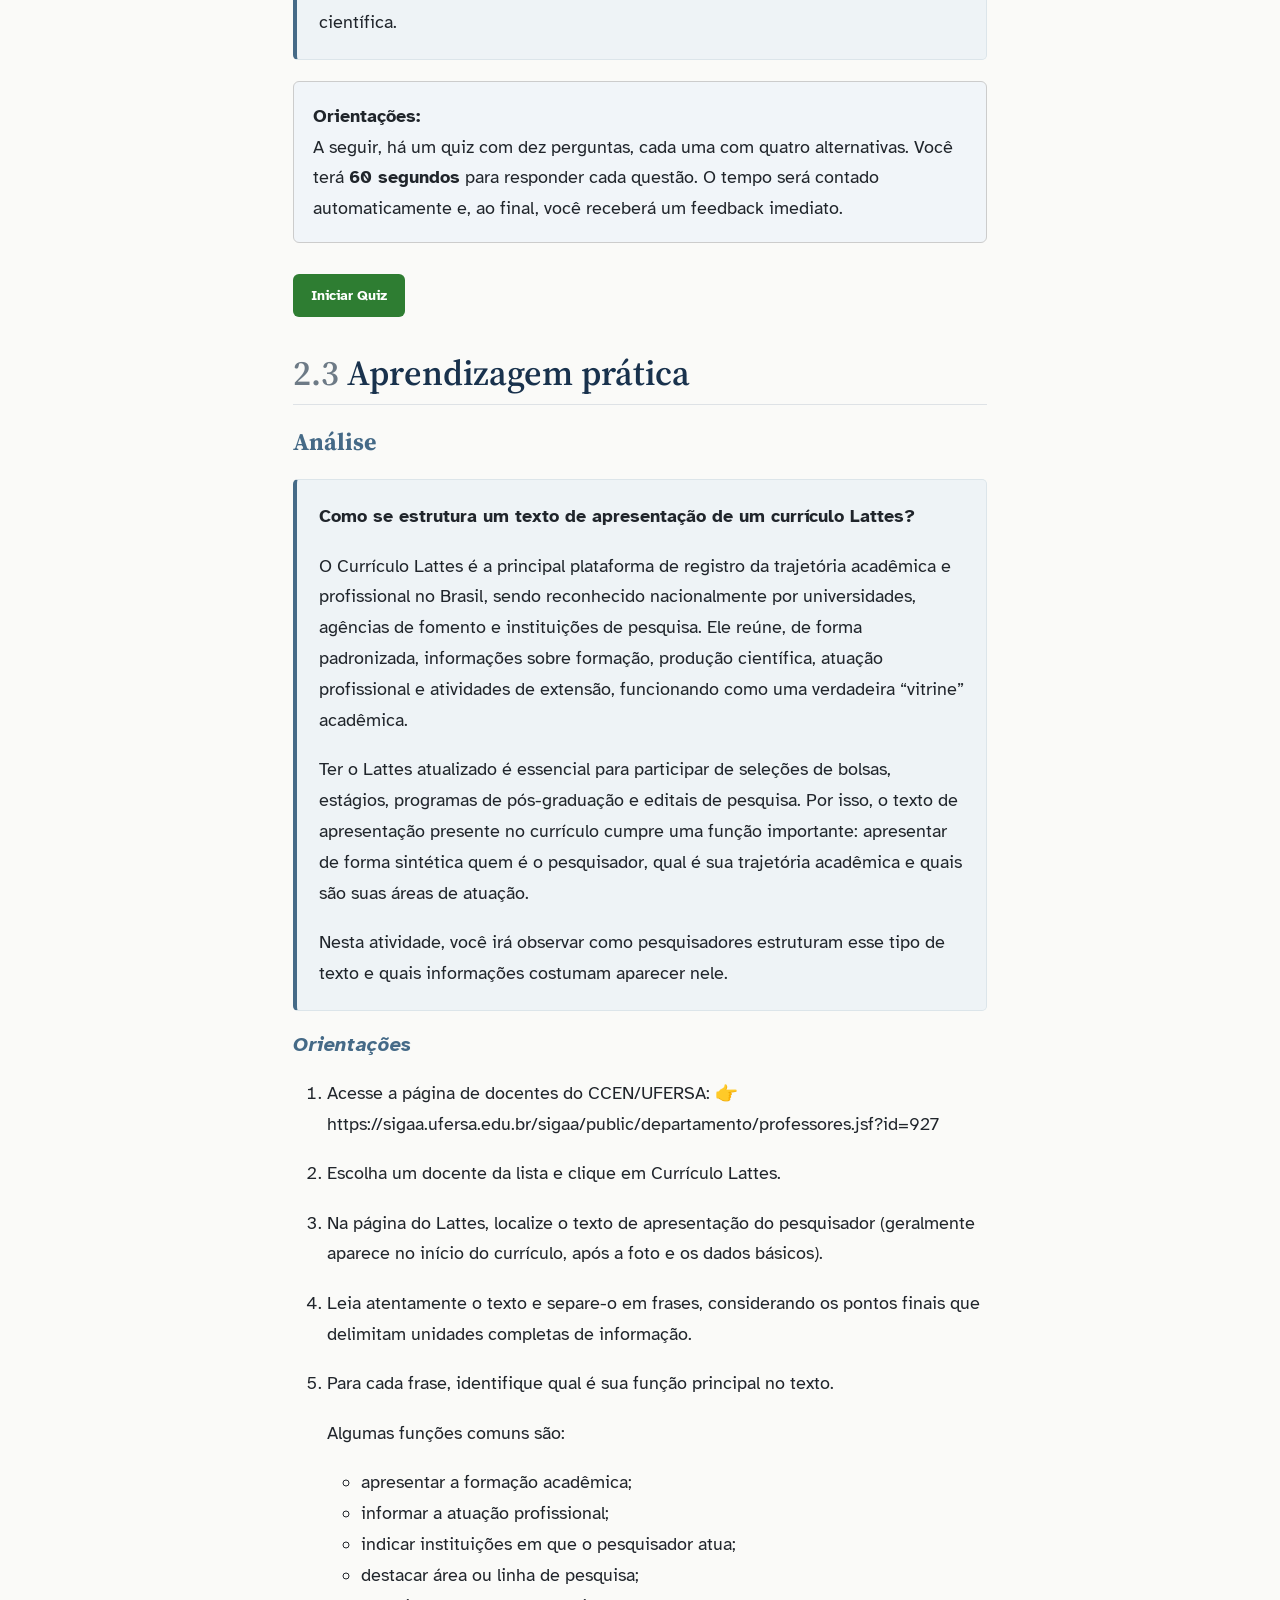
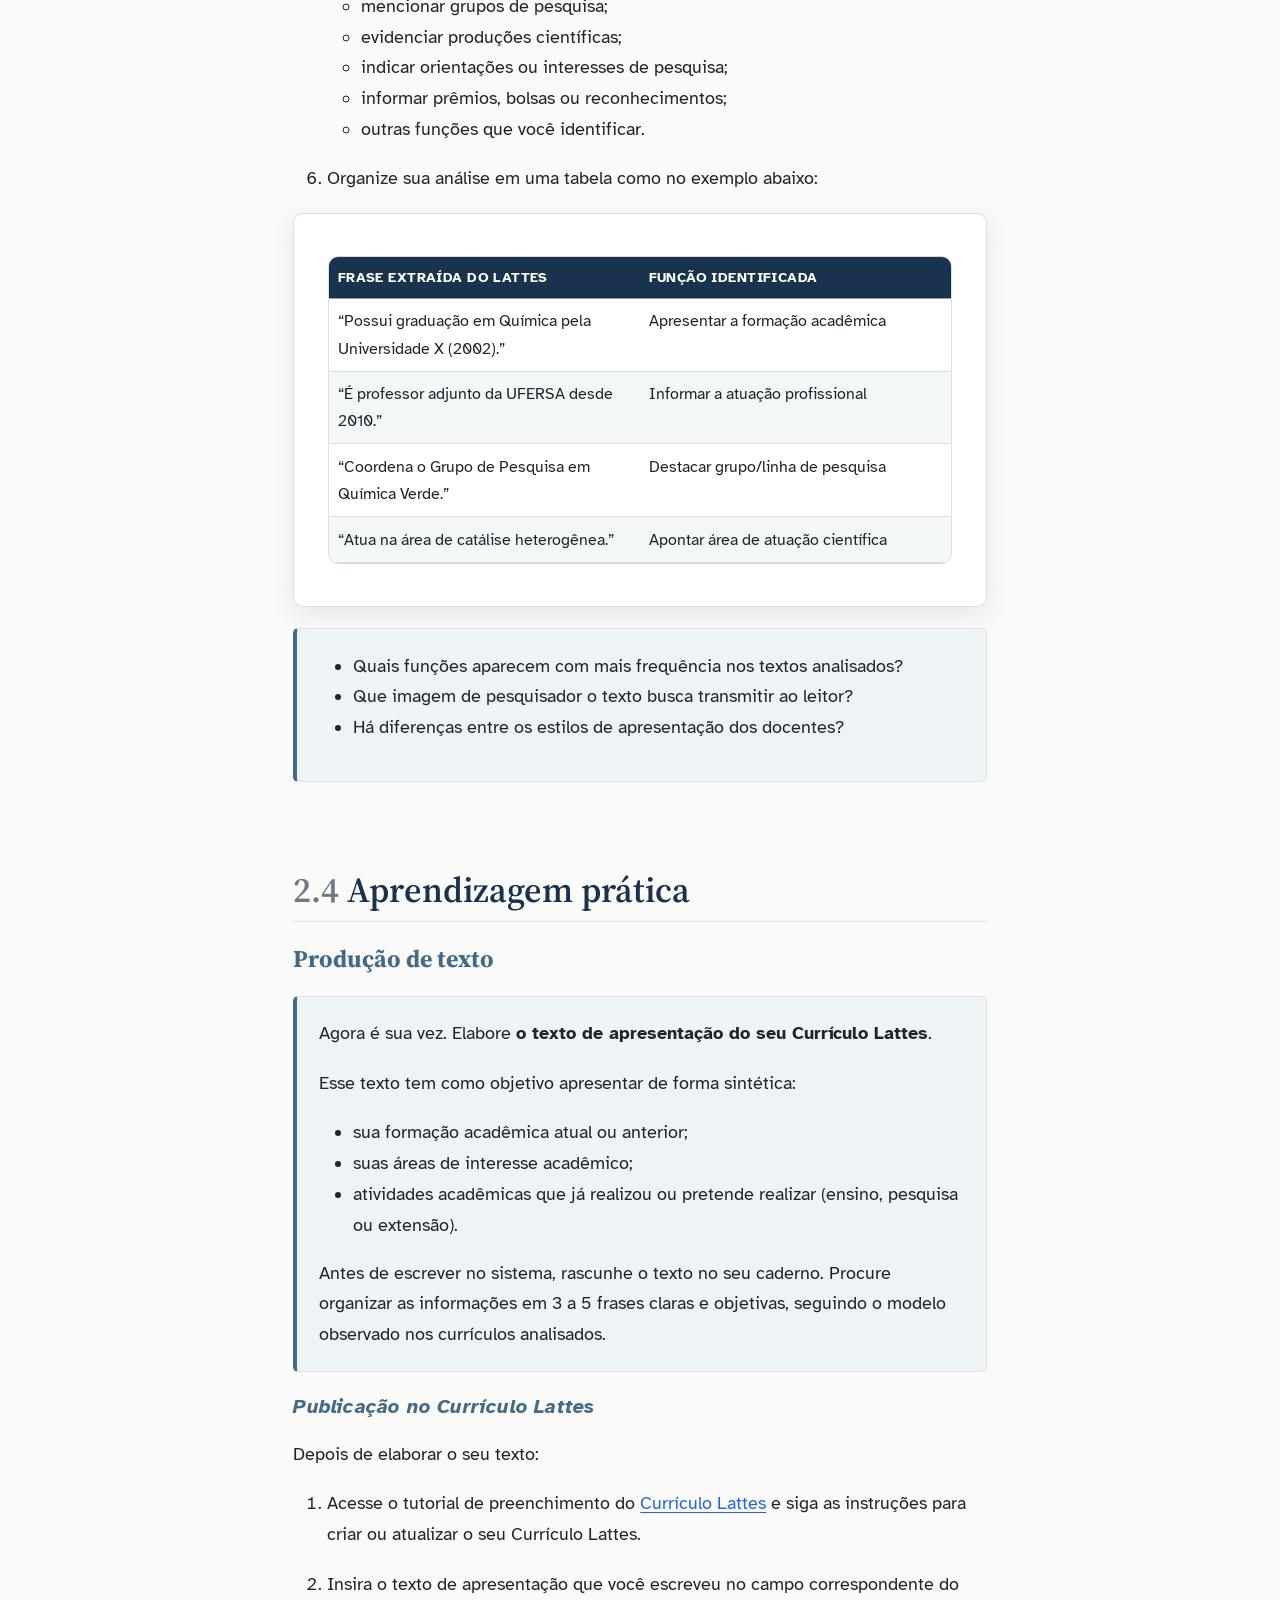
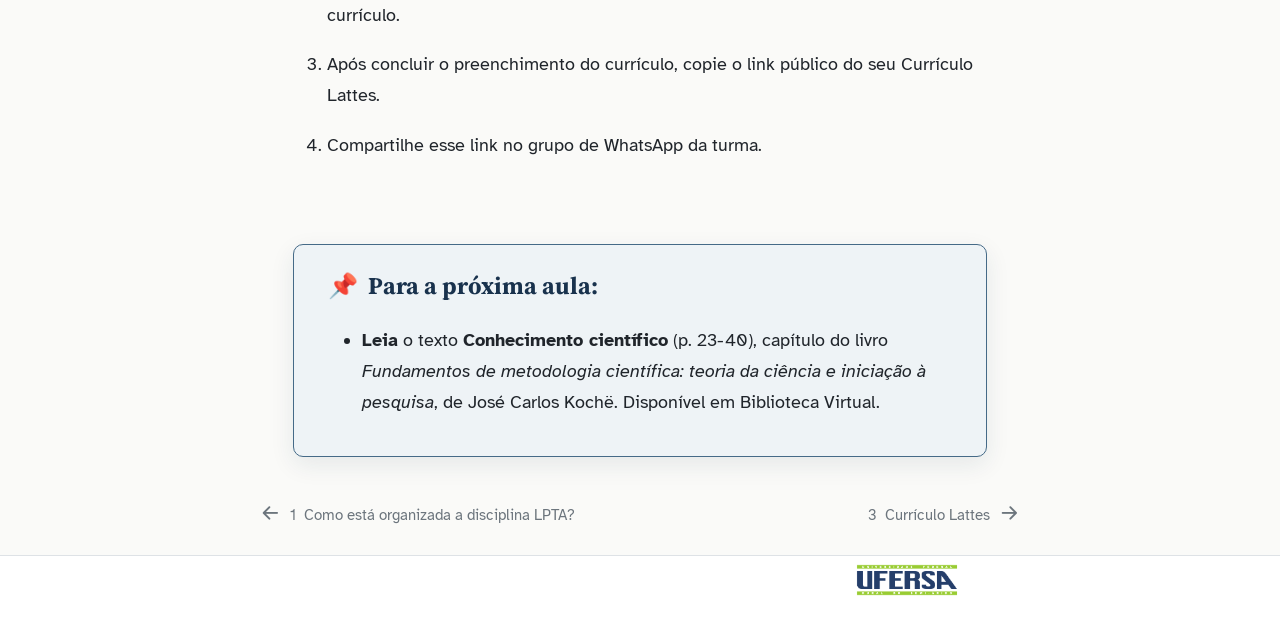
<file: docs/aulas/Aula_1.html>
<!DOCTYPE html>
<html xmlns="http://www.w3.org/1999/xhtml" lang="en" xml:lang="en"><head>

<meta charset="utf-8">
<meta name="generator" content="quarto-1.8.24">

<meta name="viewport" content="width=device-width, initial-scale=1.0, user-scalable=yes">


<title>2&nbsp; Como funciona o sistema acadêmico brasileiro? – LPTA</title>
<style>
code{white-space: pre-wrap;}
span.smallcaps{font-variant: small-caps;}
div.columns{display: flex; gap: min(4vw, 1.5em);}
div.column{flex: auto; overflow-x: auto;}
div.hanging-indent{margin-left: 1.5em; text-indent: -1.5em;}
ul.task-list{list-style: none;}
ul.task-list li input[type="checkbox"] {
  width: 0.8em;
  margin: 0 0.8em 0.2em -1em; /* quarto-specific, see https://github.com/quarto-dev/quarto-cli/issues/4556 */ 
  vertical-align: middle;
}
</style>


<script src="../site_libs/quarto-nav/quarto-nav.js"></script>
<script src="../site_libs/clipboard/clipboard.min.js"></script>
<script src="../site_libs/quarto-search/autocomplete.umd.js"></script>
<script src="../site_libs/quarto-search/fuse.min.js"></script>
<script src="../site_libs/quarto-search/quarto-search.js"></script>
<meta name="quarto:offset" content="../">
<link href="../tutoriais/tutorial_lattes.html" rel="next">
<link href="../aulas/programa.html" rel="prev">
<script src="../site_libs/quarto-html/quarto.js" type="module"></script>
<script src="../site_libs/quarto-html/tabsets/tabsets.js" type="module"></script>
<script src="../site_libs/quarto-html/axe/axe-check.js" type="module"></script>
<script src="../site_libs/quarto-html/popper.min.js"></script>
<script src="../site_libs/quarto-html/tippy.umd.min.js"></script>
<script src="../site_libs/quarto-html/anchor.min.js"></script>
<link href="../site_libs/quarto-html/tippy.css" rel="stylesheet">
<link href="../site_libs/quarto-html/quarto-syntax-highlighting-f16cd255ecb5ae9510f6a112aa2ee9ab.css" rel="stylesheet" id="quarto-text-highlighting-styles">
<script src="../site_libs/bootstrap/bootstrap.min.js"></script>
<link href="../site_libs/bootstrap/bootstrap-icons.css" rel="stylesheet">
<link href="../site_libs/bootstrap/bootstrap-8fce5938b24e3c3b5732c8548ccd7f5c.min.css" rel="stylesheet" append-hash="true" id="quarto-bootstrap" data-mode="light">
<script id="quarto-search-options" type="application/json">{
  "location": "sidebar",
  "copy-button": false,
  "collapse-after": 3,
  "panel-placement": "start",
  "type": "textbox",
  "limit": 50,
  "keyboard-shortcut": [
    "f",
    "/",
    "s"
  ],
  "language": {
    "search-no-results-text": "No results",
    "search-matching-documents-text": "matching documents",
    "search-copy-link-title": "Copy link to search",
    "search-hide-matches-text": "Hide additional matches",
    "search-more-match-text": "more match in this document",
    "search-more-matches-text": "more matches in this document",
    "search-clear-button-title": "Clear",
    "search-text-placeholder": "",
    "search-detached-cancel-button-title": "Cancel",
    "search-submit-button-title": "Submit",
    "search-label": "Search"
  }
}</script>
<style>html{ scroll-behavior: smooth; }</style>


<link rel="stylesheet" href="../custom.css">
</head>

<body class="nav-sidebar docked nav-fixed quarto-light">

<div id="quarto-search-results"></div>
  <header id="quarto-header" class="headroom fixed-top">
    <nav class="navbar navbar-expand-lg " data-bs-theme="dark">
      <div class="navbar-container container-fluid">
      <div class="navbar-brand-container mx-auto">
    <a href="../index.html" class="navbar-brand navbar-brand-logo">
    </a>
    <a class="navbar-brand" href="../index.html">
    <span class="navbar-title">LPTA</span>
    </a>
  </div>
          <button class="navbar-toggler" type="button" data-bs-toggle="collapse" data-bs-target="#navbarCollapse" aria-controls="navbarCollapse" role="menu" aria-expanded="false" aria-label="Toggle navigation" onclick="if (window.quartoToggleHeadroom) { window.quartoToggleHeadroom(); }">
  <span class="navbar-toggler-icon"></span>
</button>
          <div class="collapse navbar-collapse" id="navbarCollapse">
            <ul class="navbar-nav navbar-nav-scroll me-auto">
</ul>
          </div> <!-- /navcollapse -->
            <div class="quarto-navbar-tools">
</div>
      </div> <!-- /container-fluid -->
    </nav>
  <nav class="quarto-secondary-nav">
    <div class="container-fluid d-flex">
      <button type="button" class="quarto-btn-toggle btn" data-bs-toggle="collapse" role="button" data-bs-target=".quarto-sidebar-collapse-item" aria-controls="quarto-sidebar" aria-expanded="false" aria-label="Toggle sidebar navigation" onclick="if (window.quartoToggleHeadroom) { window.quartoToggleHeadroom(); }">
        <i class="bi bi-layout-text-sidebar-reverse"></i>
      </button>
        <nav class="quarto-page-breadcrumbs" aria-label="breadcrumb"><ol class="breadcrumb"><li class="breadcrumb-item"><a href="../aulas/Aula_1.html">Unidade I</a></li><li class="breadcrumb-item"><a href="../aulas/Aula_1.html"><span class="chapter-number">2</span>&nbsp; <span class="chapter-title">Como funciona o sistema acadêmico brasileiro?</span></a></li></ol></nav>
        <a class="flex-grow-1" role="navigation" data-bs-toggle="collapse" data-bs-target=".quarto-sidebar-collapse-item" aria-controls="quarto-sidebar" aria-expanded="false" aria-label="Toggle sidebar navigation" onclick="if (window.quartoToggleHeadroom) { window.quartoToggleHeadroom(); }">      
        </a>
      <button type="button" class="btn quarto-search-button" aria-label="Search" onclick="window.quartoOpenSearch();">
        <i class="bi bi-search"></i>
      </button>
    </div>
  </nav>
</header>
<!-- content -->
<div id="quarto-content" class="quarto-container page-columns page-rows-contents page-layout-article page-navbar">
<!-- sidebar -->
  <nav id="quarto-sidebar" class="sidebar collapse collapse-horizontal quarto-sidebar-collapse-item sidebar-navigation docked overflow-auto">
    <div class="pt-lg-2 mt-2 text-left sidebar-header sidebar-header-stacked">
      <a href="../index.html" class="sidebar-logo-link">
      </a>
      </div>
        <div class="mt-2 flex-shrink-0 align-items-center">
        <div class="sidebar-search">
        <div id="quarto-search" class="" title="Search"></div>
        </div>
        </div>
    <div class="sidebar-menu-container"> 
    <ul class="list-unstyled mt-1">
        <li class="sidebar-item">
  <div class="sidebar-item-container"> 
  <a href="../index.html" class="sidebar-item-text sidebar-link">
 <span class="menu-text">Apresentação</span></a>
  </div>
</li>
        <li class="sidebar-item sidebar-item-section">
      <div class="sidebar-item-container"> 
            <a class="sidebar-item-text sidebar-link text-start collapsed" data-bs-toggle="collapse" data-bs-target="#quarto-sidebar-section-1" role="navigation" aria-expanded="false">
 <span class="menu-text">Programa</span></a>
          <a class="sidebar-item-toggle text-start collapsed" data-bs-toggle="collapse" data-bs-target="#quarto-sidebar-section-1" role="navigation" aria-expanded="false" aria-label="Toggle section">
            <i class="bi bi-chevron-right ms-2"></i>
          </a> 
      </div>
      <ul id="quarto-sidebar-section-1" class="collapse list-unstyled sidebar-section depth1 ">  
          <li class="sidebar-item">
  <div class="sidebar-item-container"> 
  <a href="../aulas/programa.html" class="sidebar-item-text sidebar-link">
 <span class="menu-text"><span class="chapter-number">1</span>&nbsp; <span class="chapter-title">Como está organizada a disciplina LPTA?</span></span></a>
  </div>
</li>
      </ul>
  </li>
        <li class="sidebar-item sidebar-item-section">
      <div class="sidebar-item-container"> 
            <a class="sidebar-item-text sidebar-link text-start" data-bs-toggle="collapse" data-bs-target="#quarto-sidebar-section-2" role="navigation" aria-expanded="true">
 <span class="menu-text">Unidade I</span></a>
          <a class="sidebar-item-toggle text-start" data-bs-toggle="collapse" data-bs-target="#quarto-sidebar-section-2" role="navigation" aria-expanded="true" aria-label="Toggle section">
            <i class="bi bi-chevron-right ms-2"></i>
          </a> 
      </div>
      <ul id="quarto-sidebar-section-2" class="collapse list-unstyled sidebar-section depth1 show">  
          <li class="sidebar-item">
  <div class="sidebar-item-container"> 
  <a href="../aulas/Aula_1.html" class="sidebar-item-text sidebar-link active">
 <span class="menu-text"><span class="chapter-number">2</span>&nbsp; <span class="chapter-title">Como funciona o sistema acadêmico brasileiro?</span></span></a>
  </div>
</li>
      </ul>
  </li>
        <li class="sidebar-item sidebar-item-section">
      <div class="sidebar-item-container"> 
            <a class="sidebar-item-text sidebar-link text-start collapsed" data-bs-toggle="collapse" data-bs-target="#quarto-sidebar-section-3" role="navigation" aria-expanded="false">
 <span class="menu-text">Tutoriais</span></a>
          <a class="sidebar-item-toggle text-start collapsed" data-bs-toggle="collapse" data-bs-target="#quarto-sidebar-section-3" role="navigation" aria-expanded="false" aria-label="Toggle section">
            <i class="bi bi-chevron-right ms-2"></i>
          </a> 
      </div>
      <ul id="quarto-sidebar-section-3" class="collapse list-unstyled sidebar-section depth1 ">  
          <li class="sidebar-item">
  <div class="sidebar-item-container"> 
  <a href="../tutoriais/tutorial_lattes.html" class="sidebar-item-text sidebar-link">
 <span class="menu-text"><span class="chapter-number">3</span>&nbsp; <span class="chapter-title">Currículo Lattes</span></span></a>
  </div>
</li>
      </ul>
  </li>
        <li class="sidebar-item sidebar-item-section">
      <div class="sidebar-item-container"> 
            <a class="sidebar-item-text sidebar-link text-start collapsed" data-bs-toggle="collapse" data-bs-target="#quarto-sidebar-section-4" role="navigation" aria-expanded="false">
 <span class="menu-text">Complementos</span></a>
          <a class="sidebar-item-toggle text-start collapsed" data-bs-toggle="collapse" data-bs-target="#quarto-sidebar-section-4" role="navigation" aria-expanded="false" aria-label="Toggle section">
            <i class="bi bi-chevron-right ms-2"></i>
          </a> 
      </div>
      <ul id="quarto-sidebar-section-4" class="collapse list-unstyled sidebar-section depth1 ">  
          <li class="sidebar-item">
  <div class="sidebar-item-container"> 
  <a href="../complementos/complemento_texto_aula_1.html" class="sidebar-item-text sidebar-link">
 <span class="menu-text"><span class="chapter-number">4</span>&nbsp; <span class="chapter-title">Texto de apoio</span></span></a>
  </div>
</li>
      </ul>
  </li>
    </ul>
    </div>
</nav>
<div id="quarto-sidebar-glass" class="quarto-sidebar-collapse-item" data-bs-toggle="collapse" data-bs-target=".quarto-sidebar-collapse-item"></div>
<!-- margin-sidebar -->
    <div id="quarto-margin-sidebar" class="sidebar margin-sidebar">
        <nav id="TOC" role="doc-toc" class="toc-active">
    <h2 id="toc-title">Índice</h2>
   
  <ul>
  <li><a href="#contextualização" id="toc-contextualização" class="nav-link active" data-scroll-target="#contextualização"><span class="header-section-number">2.1</span> Contextualização</a></li>
  <li><a href="#aprendizagem-prática" id="toc-aprendizagem-prática" class="nav-link" data-scroll-target="#aprendizagem-prática"><span class="header-section-number">2.2</span> Aprendizagem prática</a></li>
  <li><a href="#aprendizagem-prática-1" id="toc-aprendizagem-prática-1" class="nav-link" data-scroll-target="#aprendizagem-prática-1"><span class="header-section-number">2.3</span> Aprendizagem prática</a></li>
  <li><a href="#aprendizagem-prática-2" id="toc-aprendizagem-prática-2" class="nav-link" data-scroll-target="#aprendizagem-prática-2"><span class="header-section-number">2.4</span> Aprendizagem prática</a></li>
  </ul>
</nav>
    </div>
<!-- main -->
<main class="content" id="quarto-document-content">

<header id="title-block-header" class="quarto-title-block default"><nav class="quarto-page-breadcrumbs quarto-title-breadcrumbs d-none d-lg-block" aria-label="breadcrumb"><ol class="breadcrumb"><li class="breadcrumb-item"><a href="../aulas/Aula_1.html">Unidade I</a></li><li class="breadcrumb-item"><a href="../aulas/Aula_1.html"><span class="chapter-number">2</span>&nbsp; <span class="chapter-title">Como funciona o sistema acadêmico brasileiro?</span></a></li></ol></nav>
<div class="quarto-title">
<h1 class="title"><span class="chapter-number">2</span>&nbsp; <span class="chapter-title">Como funciona o sistema acadêmico brasileiro?</span></h1>
</div>



<div class="quarto-title-meta">

    
  
    
  </div>
  


</header>


<div class="nota-secundaria">
<p>Roteiro de aula elaborado com apoio de ferramentas digitais de inteligência artificial e submetido à revisão, validação e curadoria pedagógica do professor.</p>
</div>
<section id="contextualização" class="level2" data-number="2.1">
<h2 data-number="2.1" class="anchored" data-anchor-id="contextualização"><span class="header-section-number">2.1</span> Contextualização</h2>
<p>O sistema acadêmico brasileiro é estruturado em diferentes níveis de ensino, com o objetivo de formar profissionais qualificados, promover a produção científica e contribuir para o desenvolvimento do país. Abrange a graduação e a pós-graduação.</p>
<p>Esse sistema é regulado por órgãos como o Ministério da Educação (MEC) e a Coordenação de Aperfeiçoamento de Pessoal de Nível Superior (Capes), que estabelecem diretrizes curriculares, normas de avaliação e reconhecimento dos cursos. Com essa organização, o sistema busca assegurar qualidade, diversidade e acesso ao ensino superior, além de articular ensino, pesquisa e extensão nas instituições acadêmicas.</p>
<p>Ao final deste encontro, e com base na leitura indicada, espera-se que você seja capaz de:</p>
<ul>
<li><em>Compreender como se organiza o sistema acadêmico brasileiro, identificando suas principais instituições, regras e etapas da formação científica.</em></li>
</ul>
<div class="leitura">
<p>Leitura indicada:</p>
<p><strong>Entendendo a organização do sistema acadêmico brasileiro</strong> (p.&nbsp;7-9), capítulo do livro <em>Guia do trabalho científico: do projeto à redação final</em>, de Celso Ferrarezi Júnior.</p>
</div>
</section>
<section id="aprendizagem-prática" class="level2" data-number="2.2">
<h2 data-number="2.2" class="anchored" data-anchor-id="aprendizagem-prática"><span class="header-section-number">2.2</span> Aprendizagem prática</h2>
<div class="subtitulo-nao-numerado">
<p>Quiz</p>
</div>
<div class="destaque">
<p><strong>Como se organiza o sistema acadêmico brasileiro?</strong></p>
<p>Compreender o sistema acadêmico brasileiro é fundamental para que estudantes e pesquisadores possam se situar adequadamente no percurso formativo e profissional. Conhecer sua organização, os órgãos de fomento, os critérios de avaliação e os diferentes níveis de ensino e pesquisa permite planejar a trajetória acadêmica de modo mais consciente, aproveitando oportunidades de bolsas, projetos e programas de pós-graduação. Além disso, esse entendimento favorece a inserção crítica no meio universitário, contribuindo para escolhas responsáveis e para uma atuação mais qualificada dentro da comunidade científica.</p>
</div>
<div style="border:1px solid #ccc;padding:1em;background-color:#f1f5f9;border-radius:6px;margin-bottom:1em;">
<strong>Orientações:</strong><br>
A seguir, há um quiz com dez perguntas, cada uma com quatro alternativas. Você terá <strong>60 segundos</strong> para responder cada questão. O tempo será contado automaticamente e, ao final, você receberá um feedback imediato.
</div>

<style>

#quiz-container{
max-width:720px;
margin:auto;
font-family:system-ui,-apple-system,Segoe UI,Roboto,sans-serif;
}

.pergunta{
background:#ffffff;
border:1px solid #e2e8f0;
border-radius:8px;
padding:20px;
margin-top:20px;
box-shadow:0 2px 6px rgba(0,0,0,0.05);
}

.pergunta p{
line-height:1.5;
}

input[type="radio"]{
margin-right:6px;
margin-top:8px;
}

button{
margin-top:12px;
padding:8px 14px;
border-radius:6px;
border:none;
cursor:pointer;
font-size:14px;
}

.botao-responder{
background:#e2e8f0;
color:#222;
}

.botao-responder:hover{
background:#cbd5e1;
}

.botao-proxima{
background:#375D81;
color:white;
font-weight:600;
}

.botao-proxima:hover{
background:#2c4c6b;
}

.botao-iniciar{
background:#2e7d32;
color:white;
font-weight:600;
padding:10px 18px;
border-radius:6px;
}

.botao-iniciar:hover{
background:#256428;
}

[id^="feedback"]{
margin-top:10px;
font-weight:500;
}

[id^="timer"]{
color:#b71c1c;
font-weight:600;
margin-top:6px;
}

#resultadoFinal{
font-size:18px;
margin-top:20px;
}

</style>

<button class="botao-iniciar" onclick="iniciarQuiz()">Iniciar Quiz</button>

<div id="quiz-container" style="display:none;margin-top:20px;">

<!-- PERGUNTA 1 -->
<div class="pergunta" id="pergunta1">
<p><strong>1. Segundo Ferrarezi Jr., a graduação pode conferir grau e diploma de:</strong></p>
<form>
<input type="radio" name="q1" value="a"> A) Bacharel ou licenciado, podendo haver formação em ambos<br>
<input type="radio" name="q1" value="b"> B) Especialista ou mestre<br>
<input type="radio" name="q1" value="c"> C) Mestre ou doutor<br>
<input type="radio" name="q1" value="d"> D) Bacharel ou especialista<br><br>
<button type="button" class="botao-responder" onclick="checkResposta(1,'a')">Responder</button>
</form>
<p id="feedback1"></p>
<p id="timer1"></p>
<button id="proxima1" class="botao-proxima" style="display:none;" onclick="proximaPergunta(2)">Próxima Pergunta</button>
</div>

<!-- PERGUNTA 2 -->
<div class="pergunta" id="pergunta2" style="display:none;">
<p><strong>2. Qual é a carga horária mínima de um curso de especialização, segundo o texto?</strong></p>
<form>
<input type="radio" name="q2" value="a"> A) 120 horas<br>
<input type="radio" name="q2" value="b"> B) 180 horas<br>
<input type="radio" name="q2" value="c"> C) 360 horas<br>
<input type="radio" name="q2" value="d"> D) 720 horas<br><br>
<button type="button" class="botao-responder" onclick="checkResposta(2,'c')">Responder</button>
</form>
<p id="feedback2"></p>
<p id="timer2"></p>
<button id="proxima2" class="botao-proxima" style="display:none;" onclick="proximaPergunta(3)">Próxima Pergunta</button>
</div>

<!-- PERGUNTA 3 -->
<div class="pergunta" id="pergunta3" style="display:none;">
<p><strong>3. Qual característica distingue a pós-graduação <em>stricto sensu</em> da formação <em>lato sensu</em>, de acordo com o texto?</strong></p>
<form>
<input type="radio" name="q3" value="a"> A) A formação <em>stricto sensu</em> é mais aprofundada e relacionada a um objeto de estudo bem definido<br>
<input type="radio" name="q3" value="b"> B) A formação <em>stricto sensu</em> é sempre mais curta<br>
<input type="radio" name="q3" value="c"> C) A formação <em>lato sensu</em> sempre confere grau acadêmico<br>
<input type="radio" name="q3" value="d"> D) A formação <em>lato sensu</em> exige necessariamente defesa pública<br><br>
<button type="button" class="botao-responder" onclick="checkResposta(3,'a')">Responder</button>
</form>
<p id="feedback3"></p>
<p id="timer3"></p>
<button id="proxima3" class="botao-proxima" style="display:none;" onclick="proximaPergunta(4)">Próxima Pergunta</button>
</div>

<!-- PERGUNTA 4 -->
<div class="pergunta" id="pergunta4" style="display:none;">
<p><strong>4. Qual trabalho escrito deve ser apresentado e defendido publicamente para a conclusão do mestrado?</strong></p>
<form>
<input type="radio" name="q4" value="a"> A) Tese<br>
<input type="radio" name="q4" value="b"> B) Dissertação<br>
<input type="radio" name="q4" value="c"> C) Relatório de estágio<br>
<input type="radio" name="q4" value="d"> D) Artigo de revisão<br><br>
<button type="button" class="botao-responder" onclick="checkResposta(4,'b')">Responder</button>
</form>
<p id="feedback4"></p>
<p id="timer4"></p>
<button id="proxima4" class="botao-proxima" style="display:none;" onclick="proximaPergunta(5)">Próxima Pergunta</button>
</div>

<!-- PERGUNTA 5 -->
<div class="pergunta" id="pergunta5" style="display:none;">
<p><strong>5. Qual é uma das exigências normalmente previstas para o ingresso em um programa de mestrado?</strong></p>
<form>
<input type="radio" name="q5" value="a"> A) Ter concluído previamente um doutorado<br>
<input type="radio" name="q5" value="b"> B) Apresentar projeto de pesquisa ou monografia<br>
<input type="radio" name="q5" value="c"> C) Possuir experiência docente mínima de dez anos<br>
<input type="radio" name="q5" value="d"> D) Defender uma tese antes da matrícula<br><br>
<button type="button" class="botao-responder" onclick="checkResposta(5,'b')">Responder</button>
</form>
<p id="feedback5"></p>
<p id="timer5"></p>
<button id="proxima5" class="botao-proxima" style="display:none;" onclick="proximaPergunta(6)">Próxima Pergunta</button>
</div>

<!-- PERGUNTA 6 -->
<div class="pergunta" id="pergunta6" style="display:none;">
<p><strong>6. Qual é o objetivo central do doutorado, segundo Ferrarezi Jr.?</strong></p>
<form>
<input type="radio" name="q6" value="a"> A) Promover apenas atualização profissional<br>
<input type="radio" name="q6" value="b"> B) Executar pesquisa científica inédita, original e relevante<br>
<input type="radio" name="q6" value="c"> C) Preparar exclusivamente para concursos públicos<br>
<input type="radio" name="q6" value="d"> D) Substituir a graduação na formação profissional<br><br>
<button type="button" class="botao-responder" onclick="checkResposta(6,'b')">Responder</button>
</form>
<p id="feedback6"></p>
<p id="timer6"></p>
<button id="proxima6" class="botao-proxima" style="display:none;" onclick="proximaPergunta(7)">Próxima Pergunta</button>
</div>

<!-- PERGUNTA 7 -->
<div class="pergunta" id="pergunta7" style="display:none;">
<p><strong>7. O que é o pós-doutorado, segundo o texto?</strong></p>
<form>
<input type="radio" name="q7" value="a"> A) O último grau acadêmico do sistema brasileiro<br>
<input type="radio" name="q7" value="b"> B) Um curso obrigatório após o doutorado<br>
<input type="radio" name="q7" value="c"> C) Um estágio de atualização para doutores, baseado na execução de um projeto de pesquisa<br>
<input type="radio" name="q7" value="d"> D) Uma modalidade de especialização <em>lato sensu</em><br><br>
<button type="button" class="botao-responder" onclick="checkResposta(7,'c')">Responder</button>
</form>
<p id="feedback7"></p>
<p id="timer7"></p>
<button id="proxima7" class="botao-proxima" style="display:none;" onclick="proximaPergunta(8)">Próxima Pergunta</button>
</div>

<!-- PERGUNTA 8 -->
<div class="pergunta" id="pergunta8" style="display:none;">
<p><strong>8. No sistema acadêmico norte-americano, o título de PhD corresponde, em termos gerais, a qual grau acadêmico no Brasil?</strong></p>
<form>
<input type="radio" name="q8" value="a"> A) Especialização<br>
<input type="radio" name="q8" value="b"> B) Mestrado<br>
<input type="radio" name="q8" value="c"> C) Doutorado<br>
<input type="radio" name="q8" value="d"> D) Pós-doutorado<br><br>
<button type="button" class="botao-responder" onclick="checkResposta(8,'c')">Responder</button>
</form>
<p id="feedback8"></p>
<p id="timer8"></p>
<button id="proxima8" class="botao-proxima" style="display:none;" onclick="proximaPergunta(9)">Próxima Pergunta</button>
</div>

<!-- PERGUNTA 9 -->
<div class="pergunta" id="pergunta9" style="display:none;">
<p><strong>9. Segundo o texto, qual é a função das avaliações realizadas pela Capes em relação aos programas de mestrado e doutorado?</strong></p>
<form>
<input type="radio" name="q9" value="a"> A) Definir quais estudantes podem ingressar nos programas<br>
<input type="radio" name="q9" value="b"> B) Permitir que os interessados conheçam a qualidade dos cursos<br>
<input type="radio" name="q9" value="c"> C) Escolher os orientadores dos estudantes<br>
<input type="radio" name="q9" value="d"> D) Determinar o tema das pesquisas desenvolvidas<br><br>
<button type="button" class="botao-responder" onclick="checkResposta(9,'b')">Responder</button>
</form>
<p id="feedback9"></p>
<p id="timer9"></p>
<button id="proxima9" class="botao-proxima" style="display:none;" onclick="proximaPergunta(10)">Próxima Pergunta</button>
</div>

<!-- PERGUNTA 10 -->
<div class="pergunta" id="pergunta10" style="display:none;">
<p><strong>10. O que ocorre quando um estudante ingressa em um mestrado ou doutorado em condição de dependência em língua estrangeira?</strong></p>
<form>
<input type="radio" name="q10" value="a"> A) O estudante é automaticamente desligado do programa<br>
<input type="radio" name="q10" value="b"> B) O estudante recebe novo prazo para comprovar suficiência na língua exigida<br>
<input type="radio" name="q10" value="c"> C) O estudante fica dispensado da exigência de língua estrangeira<br>
<input type="radio" name="q10" value="d"> D) O estudante precisa reiniciar todas as disciplinas cursadas<br><br>
<button type="button" class="botao-responder" onclick="checkResposta(10,'b')">Responder</button>
</form>
<p id="feedback10"></p>
<p id="timer10"></p>
<button id="proxima10" class="botao-proxima" style="display:none;" onclick="finalizarQuiz()">Finalizar Quiz</button>
</div>

</div>

<p id="resultadoFinal" style="font-weight:bold;color:darkgreen;"></p>

<div id="mensagem-final" style="display:none;text-align:center;margin-top:30px;">
<h3 class="anchored">🎉 Parabéns! Você concluiu o quiz!</h3>
<p>Agora você conhece melhor a organização do sistema acadêmico brasileiro apresentada por Ferrarezi Jr.</p>
</div>

<script>

let tempo = 60;
let timer;
let acertos = 0;

function iniciarQuiz(){

document.getElementById("quiz-container").style.display = "block";

document.querySelector(".botao-iniciar").style.display = "none";

iniciarTimer("timer1",1);

}

function iniciarTimer(timerId,num){

tempo = 60;

clearInterval(timer);

timer = setInterval(function(){

document.getElementById(timerId).innerText =
"⏳ Tempo restante: " + tempo + " segundos";

tempo--;

if(tempo <= 0){

clearInterval(timer);

document.getElementById("feedback"+num).innerText = "⏰ Tempo esgotado!";

desativarOpcoes("q"+num);

mostrarProximo(num);

}

},1000);

}

function desativarOpcoes(name){

const radios = document.getElementsByName(name);

radios.forEach(r => r.disabled = true);

}

function checkResposta(num,correta){

clearInterval(timer);

const selecionada = document.querySelector('input[name="q'+num+'"]:checked');

const feedback = document.getElementById("feedback"+num);

if(!selecionada){

feedback.innerText = "Por favor, selecione uma alternativa.";

return;

}

desativarOpcoes("q"+num);

if(selecionada.value === correta){

feedback.innerText = "✅ Correto!";

acertos++;

}else{

feedback.innerText =
"❌ Incorreto. A resposta correta era: " + correta.toUpperCase() + ")";

}

mostrarProximo(num);

}

function mostrarProximo(num){

const botaoProximo = document.getElementById("proxima"+num);

if(botaoProximo){

botaoProximo.style.display = "inline";

}

}

function proximaPergunta(num){

document.querySelectorAll(".pergunta").forEach(p => p.style.display="none");

document.getElementById("pergunta"+num).style.display="block";

iniciarTimer("timer"+num,num);

}

function finalizarQuiz(){

clearInterval(timer);

document.querySelectorAll(".pergunta").forEach(p => p.style.display="none");

const resultado = document.getElementById("resultadoFinal");

resultado.innerText =
"🎉 Quiz concluído! Você acertou " + acertos + " de 10 questões.";

document.getElementById("mensagem-final").style.display="block";

}

</script>
</section>
<section id="aprendizagem-prática-1" class="level2" data-number="2.3">
<h2 data-number="2.3" class="anchored" data-anchor-id="aprendizagem-prática-1"><span class="header-section-number">2.3</span> Aprendizagem prática</h2>
<div class="subtitulo-nao-numerado">
<p>Análise</p>
</div>
<div class="destaque">
<p><strong>Como se estrutura um texto de apresentação de um currículo Lattes?</strong></p>
<p>O Currículo Lattes é a principal plataforma de registro da trajetória acadêmica e profissional no Brasil, sendo reconhecido nacionalmente por universidades, agências de fomento e instituições de pesquisa. Ele reúne, de forma padronizada, informações sobre formação, produção científica, atuação profissional e atividades de extensão, funcionando como uma verdadeira “vitrine” acadêmica.</p>
<p>Ter o Lattes atualizado é essencial para participar de seleções de bolsas, estágios, programas de pós-graduação e editais de pesquisa. Por isso, o texto de apresentação presente no currículo cumpre uma função importante: apresentar de forma sintética quem é o pesquisador, qual é sua trajetória acadêmica e quais são suas áreas de atuação.</p>
<p>Nesta atividade, você irá observar como pesquisadores estruturam esse tipo de texto e quais informações costumam aparecer nele.</p>
</div>
<div class="subsubtitulo-nao-numerado">
<p>Orientações</p>
</div>
<ol type="1">
<li><p>Acesse a página de docentes do CCEN/UFERSA: 👉 https://sigaa.ufersa.edu.br/sigaa/public/departamento/professores.jsf?id=927</p></li>
<li><p>Escolha um docente da lista e clique em Currículo Lattes.</p></li>
<li><p>Na página do Lattes, localize o texto de apresentação do pesquisador (geralmente aparece no início do currículo, após a foto e os dados básicos).</p></li>
<li><p>Leia atentamente o texto e separe-o em frases, considerando os pontos finais que delimitam unidades completas de informação.</p></li>
<li><p>Para cada frase, identifique qual é sua função principal no texto.</p>
<p>Algumas funções comuns são:</p>
<ul>
<li>apresentar a formação acadêmica;</li>
<li>informar a atuação profissional;</li>
<li>indicar instituições em que o pesquisador atua;</li>
<li>destacar área ou linha de pesquisa;</li>
<li>mencionar grupos de pesquisa;</li>
<li>evidenciar produções científicas;</li>
<li>indicar orientações ou interesses de pesquisa;</li>
<li>informar prêmios, bolsas ou reconhecimentos;</li>
<li>outras funções que você identificar.</li>
</ul></li>
<li><p>Organize sua análise em uma tabela como no exemplo abaixo:</p></li>
</ol>
<div class="formulario">
<table class="caption-top table">
<colgroup>
<col style="width: 50%">
<col style="width: 50%">
</colgroup>
<thead>
<tr class="header">
<th>Frase extraída do Lattes</th>
<th>Função identificada</th>
</tr>
</thead>
<tbody>
<tr class="odd">
<td>“Possui graduação em Química pela Universidade X (2002).”</td>
<td>Apresentar a formação acadêmica</td>
</tr>
<tr class="even">
<td>“É professor adjunto da UFERSA desde 2010.”</td>
<td>Informar a atuação profissional</td>
</tr>
<tr class="odd">
<td>“Coordena o Grupo de Pesquisa em Química Verde.”</td>
<td>Destacar grupo/linha de pesquisa</td>
</tr>
<tr class="even">
<td>“Atua na área de catálise heterogênea.”</td>
<td>Apontar área de atuação científica</td>
</tr>
</tbody>
</table>
</div>
<div class="destaque">
<ul>
<li><p>Quais funções aparecem com mais frequência nos textos analisados?</p></li>
<li><p>Que imagem de pesquisador o texto busca transmitir ao leitor?</p></li>
<li><p>Há diferenças entre os estilos de apresentação dos docentes?</p></li>
</ul>
</div>
<p><br></p>
</section>
<section id="aprendizagem-prática-2" class="level2" data-number="2.4">
<h2 data-number="2.4" class="anchored" data-anchor-id="aprendizagem-prática-2"><span class="header-section-number">2.4</span> Aprendizagem prática</h2>
<div class="subtitulo-nao-numerado">
<p>Produção de texto</p>
</div>
<div class="destaque">
<p>Agora é sua vez. Elabore <strong>o texto de apresentação do seu Currículo Lattes</strong>.</p>
<p>Esse texto tem como objetivo apresentar de forma sintética:</p>
<ul>
<li>sua formação acadêmica atual ou anterior;</li>
<li>suas áreas de interesse acadêmico;</li>
<li>atividades acadêmicas que já realizou ou pretende realizar (ensino, pesquisa ou extensão).</li>
</ul>
<p>Antes de escrever no sistema, rascunhe o texto no seu caderno. Procure organizar as informações em 3 a 5 frases claras e objetivas, seguindo o modelo observado nos currículos analisados.</p>
</div>
<div class="subsubtitulo-nao-numerado">
<p>Publicação no Currículo Lattes</p>
</div>
<p>Depois de elaborar o seu texto:</p>
<ol type="1">
<li><p>Acesse o tutorial de preenchimento do <a href="../tutoriais/tutorial_lattes.html">Currículo Lattes</a> e siga as instruções para criar ou atualizar o seu Currículo Lattes.</p></li>
<li><p>Insira o texto de apresentação que você escreveu no campo correspondente do currículo.</p></li>
<li><p>Após concluir o preenchimento do currículo, copie o link público do seu Currículo Lattes.</p></li>
<li><p>Compartilhe esse link no grupo de WhatsApp da turma.</p></li>
</ol>
<p><br></p>
<div class="proxima-aula">
<p><span class="proxima-aula-title">Para a próxima aula:</span></p>
<ul>
<li><strong>Leia</strong> o texto <strong>Conhecimento científico</strong> (p.&nbsp;23-40), capítulo do livro <em>Fundamentos de metodologia científica: teoria da ciência e iniciação à pesquisa</em>, de José Carlos Kochë. Disponível em Biblioteca Virtual.</li>
</ul>
</div>


</section>

</main> <!-- /main -->
<script id="quarto-html-after-body" type="application/javascript">
  window.document.addEventListener("DOMContentLoaded", function (event) {
    const icon = "";
    const anchorJS = new window.AnchorJS();
    anchorJS.options = {
      placement: 'right',
      icon: icon
    };
    anchorJS.add('.anchored');
    const isCodeAnnotation = (el) => {
      for (const clz of el.classList) {
        if (clz.startsWith('code-annotation-')) {                     
          return true;
        }
      }
      return false;
    }
    const onCopySuccess = function(e) {
      // button target
      const button = e.trigger;
      // don't keep focus
      button.blur();
      // flash "checked"
      button.classList.add('code-copy-button-checked');
      var currentTitle = button.getAttribute("title");
      button.setAttribute("title", "Copied!");
      let tooltip;
      if (window.bootstrap) {
        button.setAttribute("data-bs-toggle", "tooltip");
        button.setAttribute("data-bs-placement", "left");
        button.setAttribute("data-bs-title", "Copied!");
        tooltip = new bootstrap.Tooltip(button, 
          { trigger: "manual", 
            customClass: "code-copy-button-tooltip",
            offset: [0, -8]});
        tooltip.show();    
      }
      setTimeout(function() {
        if (tooltip) {
          tooltip.hide();
          button.removeAttribute("data-bs-title");
          button.removeAttribute("data-bs-toggle");
          button.removeAttribute("data-bs-placement");
        }
        button.setAttribute("title", currentTitle);
        button.classList.remove('code-copy-button-checked');
      }, 1000);
      // clear code selection
      e.clearSelection();
    }
    const getTextToCopy = function(trigger) {
      const outerScaffold = trigger.parentElement.cloneNode(true);
      const codeEl = outerScaffold.querySelector('code');
      for (const childEl of codeEl.children) {
        if (isCodeAnnotation(childEl)) {
          childEl.remove();
        }
      }
      return codeEl.innerText;
    }
    const clipboard = new window.ClipboardJS('.code-copy-button:not([data-in-quarto-modal])', {
      text: getTextToCopy
    });
    clipboard.on('success', onCopySuccess);
    if (window.document.getElementById('quarto-embedded-source-code-modal')) {
      const clipboardModal = new window.ClipboardJS('.code-copy-button[data-in-quarto-modal]', {
        text: getTextToCopy,
        container: window.document.getElementById('quarto-embedded-source-code-modal')
      });
      clipboardModal.on('success', onCopySuccess);
    }
      var localhostRegex = new RegExp(/^(?:http|https):\/\/localhost\:?[0-9]*\//);
      var mailtoRegex = new RegExp(/^mailto:/);
        var filterRegex = new RegExp('/' + window.location.host + '/');
      var isInternal = (href) => {
          return filterRegex.test(href) || localhostRegex.test(href) || mailtoRegex.test(href);
      }
      // Inspect non-navigation links and adorn them if external
     var links = window.document.querySelectorAll('a[href]:not(.nav-link):not(.navbar-brand):not(.toc-action):not(.sidebar-link):not(.sidebar-item-toggle):not(.pagination-link):not(.no-external):not([aria-hidden]):not(.dropdown-item):not(.quarto-navigation-tool):not(.about-link)');
      for (var i=0; i<links.length; i++) {
        const link = links[i];
        if (!isInternal(link.href)) {
          // undo the damage that might have been done by quarto-nav.js in the case of
          // links that we want to consider external
          if (link.dataset.originalHref !== undefined) {
            link.href = link.dataset.originalHref;
          }
        }
      }
    function tippyHover(el, contentFn, onTriggerFn, onUntriggerFn) {
      const config = {
        allowHTML: true,
        maxWidth: 500,
        delay: 100,
        arrow: false,
        appendTo: function(el) {
            return el.parentElement;
        },
        interactive: true,
        interactiveBorder: 10,
        theme: 'quarto',
        placement: 'bottom-start',
      };
      if (contentFn) {
        config.content = contentFn;
      }
      if (onTriggerFn) {
        config.onTrigger = onTriggerFn;
      }
      if (onUntriggerFn) {
        config.onUntrigger = onUntriggerFn;
      }
      window.tippy(el, config); 
    }
    const noterefs = window.document.querySelectorAll('a[role="doc-noteref"]');
    for (var i=0; i<noterefs.length; i++) {
      const ref = noterefs[i];
      tippyHover(ref, function() {
        // use id or data attribute instead here
        let href = ref.getAttribute('data-footnote-href') || ref.getAttribute('href');
        try { href = new URL(href).hash; } catch {}
        const id = href.replace(/^#\/?/, "");
        const note = window.document.getElementById(id);
        if (note) {
          return note.innerHTML;
        } else {
          return "";
        }
      });
    }
    const xrefs = window.document.querySelectorAll('a.quarto-xref');
    const processXRef = (id, note) => {
      // Strip column container classes
      const stripColumnClz = (el) => {
        el.classList.remove("page-full", "page-columns");
        if (el.children) {
          for (const child of el.children) {
            stripColumnClz(child);
          }
        }
      }
      stripColumnClz(note)
      if (id === null || id.startsWith('sec-')) {
        // Special case sections, only their first couple elements
        const container = document.createElement("div");
        if (note.children && note.children.length > 2) {
          container.appendChild(note.children[0].cloneNode(true));
          for (let i = 1; i < note.children.length; i++) {
            const child = note.children[i];
            if (child.tagName === "P" && child.innerText === "") {
              continue;
            } else {
              container.appendChild(child.cloneNode(true));
              break;
            }
          }
          if (window.Quarto?.typesetMath) {
            window.Quarto.typesetMath(container);
          }
          return container.innerHTML
        } else {
          if (window.Quarto?.typesetMath) {
            window.Quarto.typesetMath(note);
          }
          return note.innerHTML;
        }
      } else {
        // Remove any anchor links if they are present
        const anchorLink = note.querySelector('a.anchorjs-link');
        if (anchorLink) {
          anchorLink.remove();
        }
        if (window.Quarto?.typesetMath) {
          window.Quarto.typesetMath(note);
        }
        if (note.classList.contains("callout")) {
          return note.outerHTML;
        } else {
          return note.innerHTML;
        }
      }
    }
    for (var i=0; i<xrefs.length; i++) {
      const xref = xrefs[i];
      tippyHover(xref, undefined, function(instance) {
        instance.disable();
        let url = xref.getAttribute('href');
        let hash = undefined; 
        if (url.startsWith('#')) {
          hash = url;
        } else {
          try { hash = new URL(url).hash; } catch {}
        }
        if (hash) {
          const id = hash.replace(/^#\/?/, "");
          const note = window.document.getElementById(id);
          if (note !== null) {
            try {
              const html = processXRef(id, note.cloneNode(true));
              instance.setContent(html);
            } finally {
              instance.enable();
              instance.show();
            }
          } else {
            // See if we can fetch this
            fetch(url.split('#')[0])
            .then(res => res.text())
            .then(html => {
              const parser = new DOMParser();
              const htmlDoc = parser.parseFromString(html, "text/html");
              const note = htmlDoc.getElementById(id);
              if (note !== null) {
                const html = processXRef(id, note);
                instance.setContent(html);
              } 
            }).finally(() => {
              instance.enable();
              instance.show();
            });
          }
        } else {
          // See if we can fetch a full url (with no hash to target)
          // This is a special case and we should probably do some content thinning / targeting
          fetch(url)
          .then(res => res.text())
          .then(html => {
            const parser = new DOMParser();
            const htmlDoc = parser.parseFromString(html, "text/html");
            const note = htmlDoc.querySelector('main.content');
            if (note !== null) {
              // This should only happen for chapter cross references
              // (since there is no id in the URL)
              // remove the first header
              if (note.children.length > 0 && note.children[0].tagName === "HEADER") {
                note.children[0].remove();
              }
              const html = processXRef(null, note);
              instance.setContent(html);
            } 
          }).finally(() => {
            instance.enable();
            instance.show();
          });
        }
      }, function(instance) {
      });
    }
        let selectedAnnoteEl;
        const selectorForAnnotation = ( cell, annotation) => {
          let cellAttr = 'data-code-cell="' + cell + '"';
          let lineAttr = 'data-code-annotation="' +  annotation + '"';
          const selector = 'span[' + cellAttr + '][' + lineAttr + ']';
          return selector;
        }
        const selectCodeLines = (annoteEl) => {
          const doc = window.document;
          const targetCell = annoteEl.getAttribute("data-target-cell");
          const targetAnnotation = annoteEl.getAttribute("data-target-annotation");
          const annoteSpan = window.document.querySelector(selectorForAnnotation(targetCell, targetAnnotation));
          const lines = annoteSpan.getAttribute("data-code-lines").split(",");
          const lineIds = lines.map((line) => {
            return targetCell + "-" + line;
          })
          let top = null;
          let height = null;
          let parent = null;
          if (lineIds.length > 0) {
              //compute the position of the single el (top and bottom and make a div)
              const el = window.document.getElementById(lineIds[0]);
              top = el.offsetTop;
              height = el.offsetHeight;
              parent = el.parentElement.parentElement;
            if (lineIds.length > 1) {
              const lastEl = window.document.getElementById(lineIds[lineIds.length - 1]);
              const bottom = lastEl.offsetTop + lastEl.offsetHeight;
              height = bottom - top;
            }
            if (top !== null && height !== null && parent !== null) {
              // cook up a div (if necessary) and position it 
              let div = window.document.getElementById("code-annotation-line-highlight");
              if (div === null) {
                div = window.document.createElement("div");
                div.setAttribute("id", "code-annotation-line-highlight");
                div.style.position = 'absolute';
                parent.appendChild(div);
              }
              div.style.top = top - 2 + "px";
              div.style.height = height + 4 + "px";
              div.style.left = 0;
              let gutterDiv = window.document.getElementById("code-annotation-line-highlight-gutter");
              if (gutterDiv === null) {
                gutterDiv = window.document.createElement("div");
                gutterDiv.setAttribute("id", "code-annotation-line-highlight-gutter");
                gutterDiv.style.position = 'absolute';
                const codeCell = window.document.getElementById(targetCell);
                const gutter = codeCell.querySelector('.code-annotation-gutter');
                gutter.appendChild(gutterDiv);
              }
              gutterDiv.style.top = top - 2 + "px";
              gutterDiv.style.height = height + 4 + "px";
            }
            selectedAnnoteEl = annoteEl;
          }
        };
        const unselectCodeLines = () => {
          const elementsIds = ["code-annotation-line-highlight", "code-annotation-line-highlight-gutter"];
          elementsIds.forEach((elId) => {
            const div = window.document.getElementById(elId);
            if (div) {
              div.remove();
            }
          });
          selectedAnnoteEl = undefined;
        };
          // Handle positioning of the toggle
      window.addEventListener(
        "resize",
        throttle(() => {
          elRect = undefined;
          if (selectedAnnoteEl) {
            selectCodeLines(selectedAnnoteEl);
          }
        }, 10)
      );
      function throttle(fn, ms) {
      let throttle = false;
      let timer;
        return (...args) => {
          if(!throttle) { // first call gets through
              fn.apply(this, args);
              throttle = true;
          } else { // all the others get throttled
              if(timer) clearTimeout(timer); // cancel #2
              timer = setTimeout(() => {
                fn.apply(this, args);
                timer = throttle = false;
              }, ms);
          }
        };
      }
        // Attach click handler to the DT
        const annoteDls = window.document.querySelectorAll('dt[data-target-cell]');
        for (const annoteDlNode of annoteDls) {
          annoteDlNode.addEventListener('click', (event) => {
            const clickedEl = event.target;
            if (clickedEl !== selectedAnnoteEl) {
              unselectCodeLines();
              const activeEl = window.document.querySelector('dt[data-target-cell].code-annotation-active');
              if (activeEl) {
                activeEl.classList.remove('code-annotation-active');
              }
              selectCodeLines(clickedEl);
              clickedEl.classList.add('code-annotation-active');
            } else {
              // Unselect the line
              unselectCodeLines();
              clickedEl.classList.remove('code-annotation-active');
            }
          });
        }
    const findCites = (el) => {
      const parentEl = el.parentElement;
      if (parentEl) {
        const cites = parentEl.dataset.cites;
        if (cites) {
          return {
            el,
            cites: cites.split(' ')
          };
        } else {
          return findCites(el.parentElement)
        }
      } else {
        return undefined;
      }
    };
    var bibliorefs = window.document.querySelectorAll('a[role="doc-biblioref"]');
    for (var i=0; i<bibliorefs.length; i++) {
      const ref = bibliorefs[i];
      const citeInfo = findCites(ref);
      if (citeInfo) {
        tippyHover(citeInfo.el, function() {
          var popup = window.document.createElement('div');
          citeInfo.cites.forEach(function(cite) {
            var citeDiv = window.document.createElement('div');
            citeDiv.classList.add('hanging-indent');
            citeDiv.classList.add('csl-entry');
            var biblioDiv = window.document.getElementById('ref-' + cite);
            if (biblioDiv) {
              citeDiv.innerHTML = biblioDiv.innerHTML;
            }
            popup.appendChild(citeDiv);
          });
          return popup.innerHTML;
        });
      }
    }
  });
  </script>
<nav class="page-navigation">
  <div class="nav-page nav-page-previous">
      <a href="../aulas/programa.html" class="pagination-link" aria-label="Como está organizada a disciplina LPTA?">
        <i class="bi bi-arrow-left-short"></i> <span class="nav-page-text"><span class="chapter-number">1</span>&nbsp; <span class="chapter-title">Como está organizada a disciplina LPTA?</span></span>
      </a>          
  </div>
  <div class="nav-page nav-page-next">
      <a href="../tutoriais/tutorial_lattes.html" class="pagination-link" aria-label="Currículo Lattes">
        <span class="nav-page-text"><span class="chapter-number">3</span>&nbsp; <span class="chapter-title">Currículo Lattes</span></span> <i class="bi bi-arrow-right-short"></i>
      </a>
  </div>
</nav>
</div> <!-- /content -->
<footer class="footer">
  <div class="nav-footer">
    <div class="nav-footer-left">
      &nbsp;
    </div>   
    <div class="nav-footer-center">
      &nbsp;
    </div>
    <div class="nav-footer-right">
<p><img src="../img/logo_ufersa.png" alt="Logotipo da UFERSA" class="logo-rodape"></p>
</div>
  </div>
</footer>




<script src="../site_libs/quarto-html/zenscroll-min.js"></script>
</body></html>
</file>
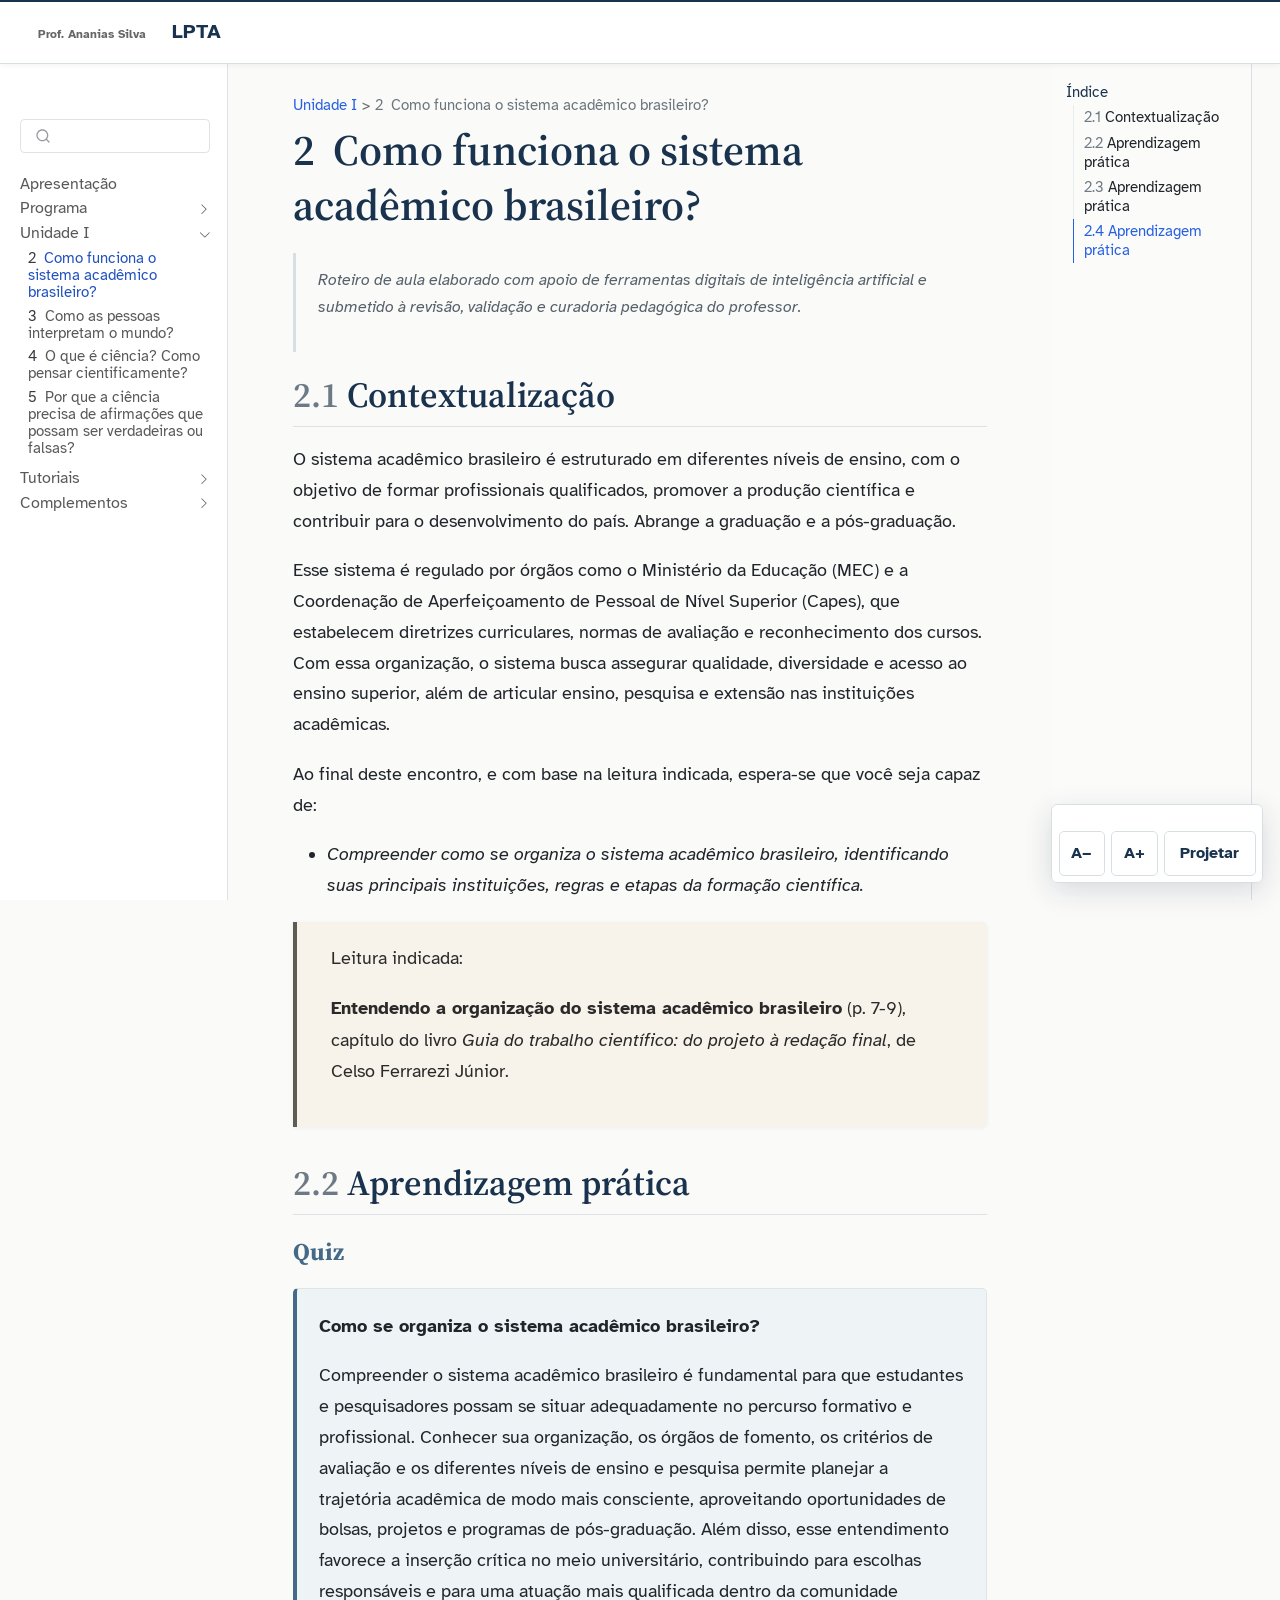
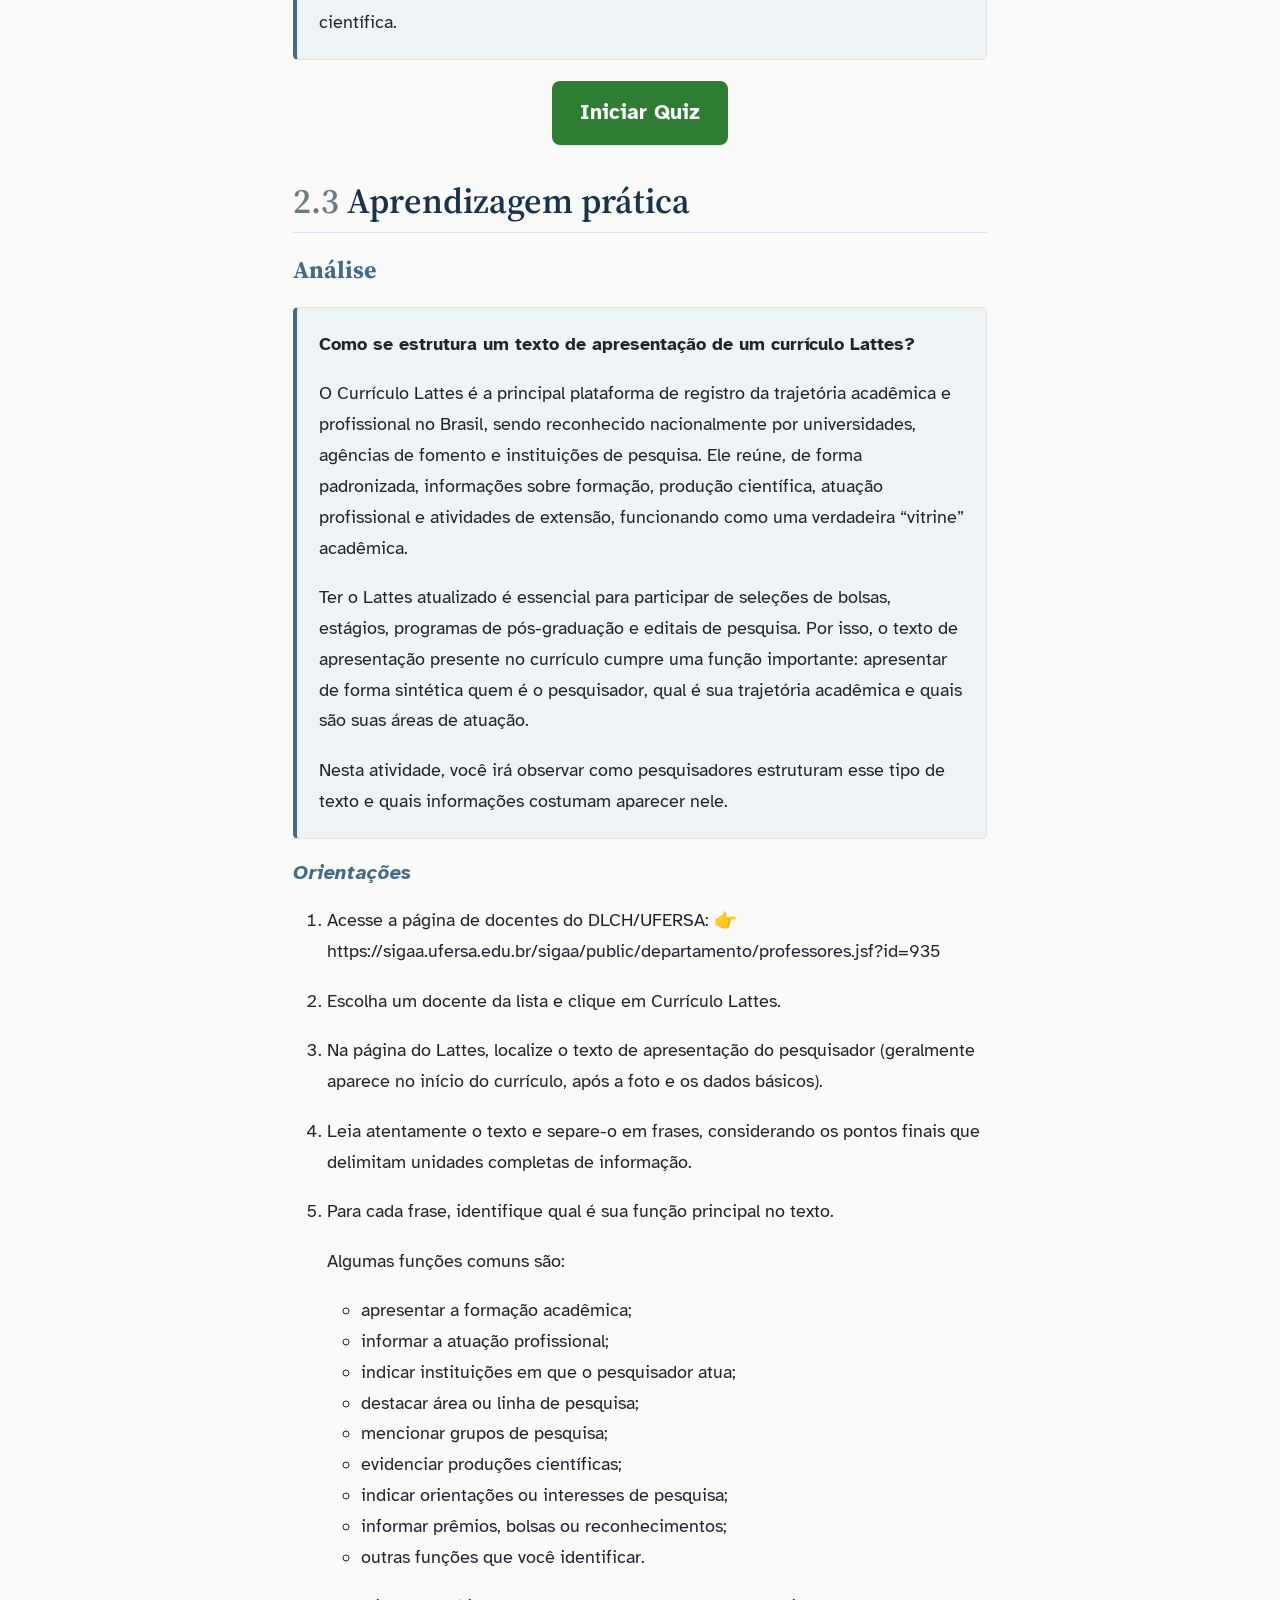
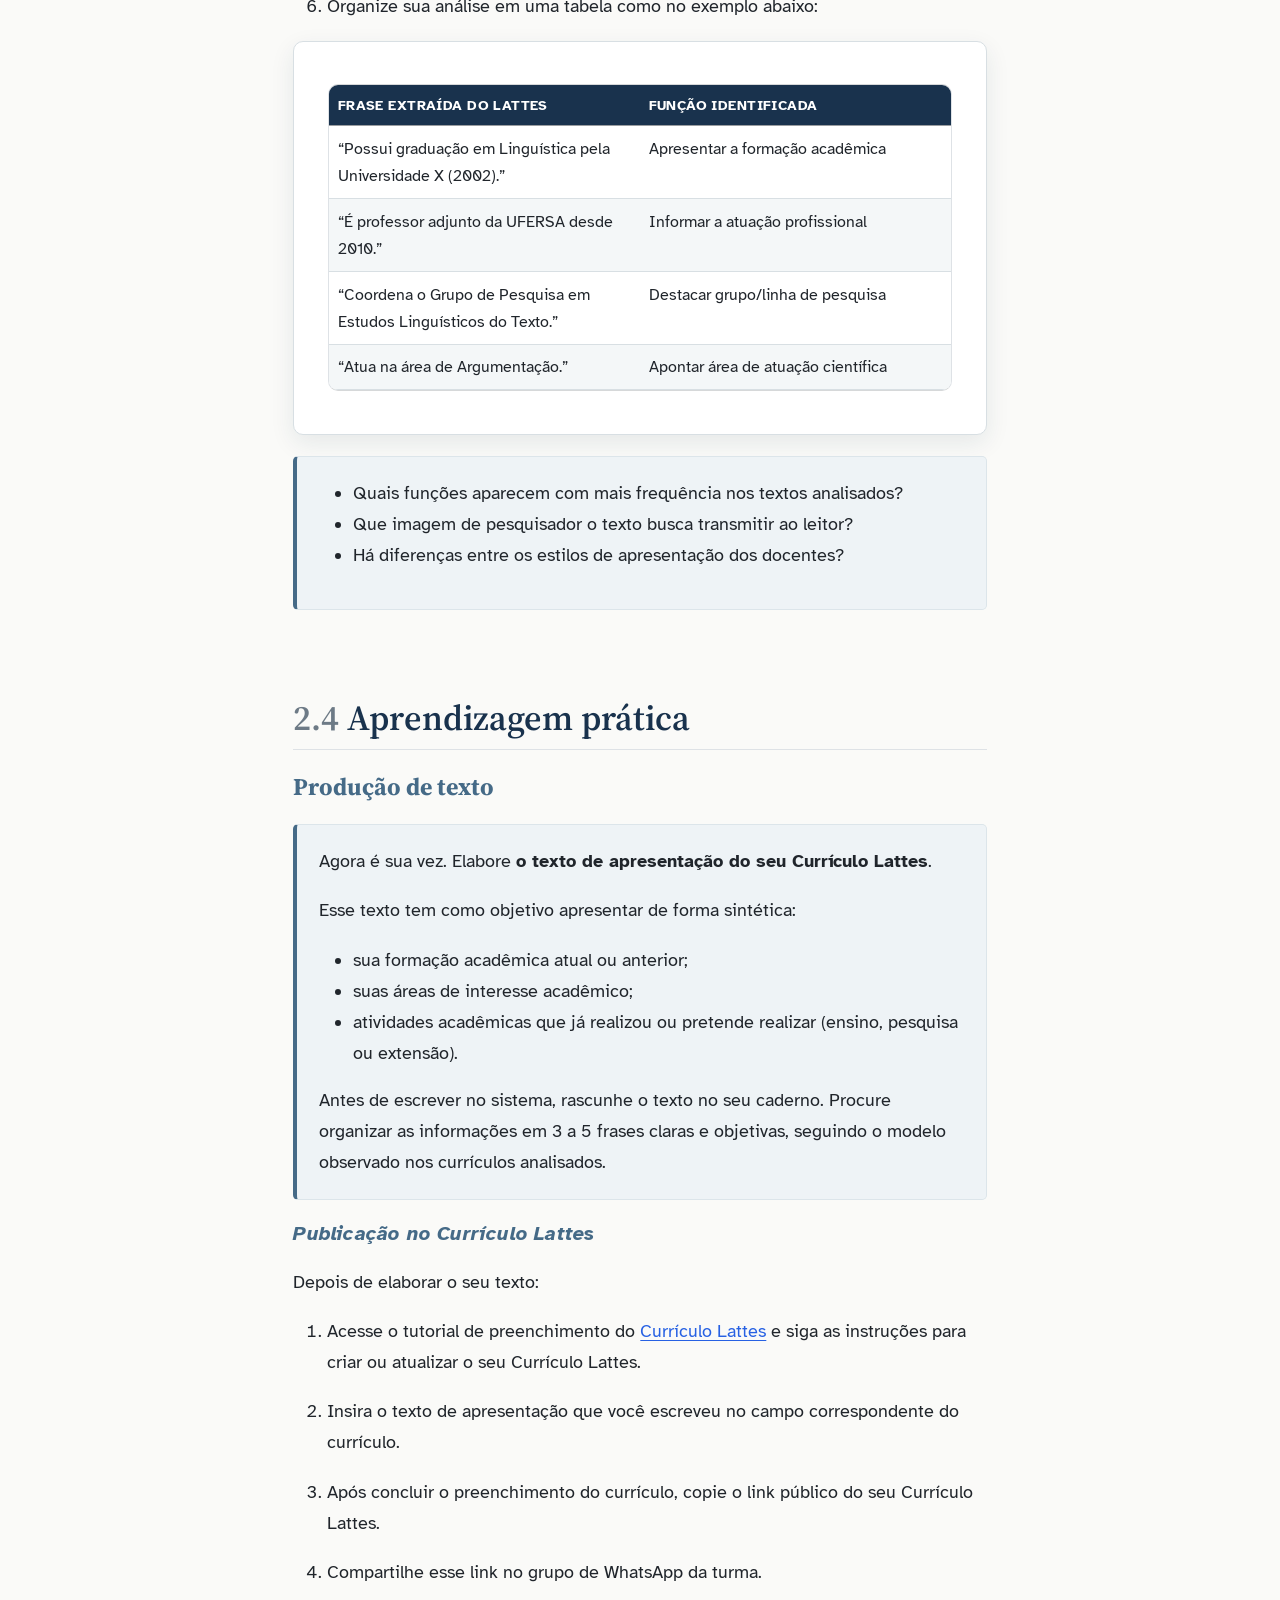
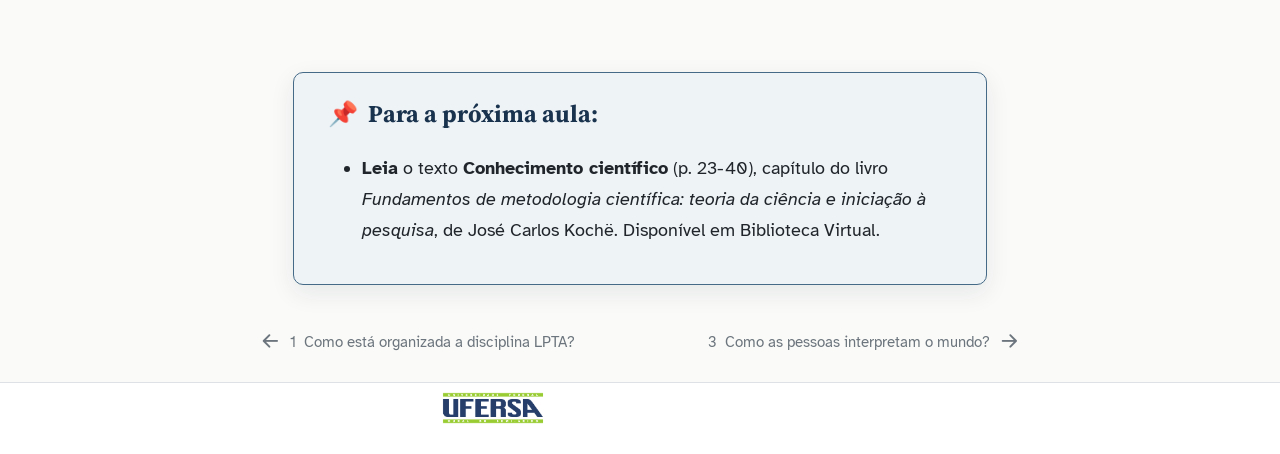
<file: docs/aulas/Aula_1_sistemaacademico.html>
<!DOCTYPE html>
<html xmlns="http://www.w3.org/1999/xhtml" lang="en" xml:lang="en"><head>

<meta charset="utf-8">
<meta name="generator" content="quarto-1.8.24">

<meta name="viewport" content="width=device-width, initial-scale=1.0, user-scalable=yes">


<title>2&nbsp; Como funciona o sistema acadêmico brasileiro? – LPTA</title>
<style>
code{white-space: pre-wrap;}
span.smallcaps{font-variant: small-caps;}
div.columns{display: flex; gap: min(4vw, 1.5em);}
div.column{flex: auto; overflow-x: auto;}
div.hanging-indent{margin-left: 1.5em; text-indent: -1.5em;}
ul.task-list{list-style: none;}
ul.task-list li input[type="checkbox"] {
  width: 0.8em;
  margin: 0 0.8em 0.2em -1em; /* quarto-specific, see https://github.com/quarto-dev/quarto-cli/issues/4556 */ 
  vertical-align: middle;
}
</style>


<script src="../site_libs/quarto-nav/quarto-nav.js"></script>
<script src="../site_libs/clipboard/clipboard.min.js"></script>
<script src="../site_libs/quarto-search/autocomplete.umd.js"></script>
<script src="../site_libs/quarto-search/fuse.min.js"></script>
<script src="../site_libs/quarto-search/quarto-search.js"></script>
<meta name="quarto:offset" content="../">
<link href="../aulas/Aula_2_conhecimentocientifico.html" rel="next">
<link href="../aulas/programa.html" rel="prev">
<script src="../site_libs/quarto-html/quarto.js" type="module"></script>
<script src="../site_libs/quarto-html/tabsets/tabsets.js" type="module"></script>
<script src="../site_libs/quarto-html/axe/axe-check.js" type="module"></script>
<script src="../site_libs/quarto-html/popper.min.js"></script>
<script src="../site_libs/quarto-html/tippy.umd.min.js"></script>
<script src="../site_libs/quarto-html/anchor.min.js"></script>
<link href="../site_libs/quarto-html/tippy.css" rel="stylesheet">
<link href="../site_libs/quarto-html/quarto-syntax-highlighting-f16cd255ecb5ae9510f6a112aa2ee9ab.css" rel="stylesheet" id="quarto-text-highlighting-styles">
<script src="../site_libs/bootstrap/bootstrap.min.js"></script>
<link href="../site_libs/bootstrap/bootstrap-icons.css" rel="stylesheet">
<link href="../site_libs/bootstrap/bootstrap-8fce5938b24e3c3b5732c8548ccd7f5c.min.css" rel="stylesheet" append-hash="true" id="quarto-bootstrap" data-mode="light">
<script id="quarto-search-options" type="application/json">{
  "location": "sidebar",
  "copy-button": false,
  "collapse-after": 3,
  "panel-placement": "start",
  "type": "textbox",
  "limit": 50,
  "keyboard-shortcut": [
    "f",
    "/",
    "s"
  ],
  "language": {
    "search-no-results-text": "No results",
    "search-matching-documents-text": "matching documents",
    "search-copy-link-title": "Copy link to search",
    "search-hide-matches-text": "Hide additional matches",
    "search-more-match-text": "more match in this document",
    "search-more-matches-text": "more matches in this document",
    "search-clear-button-title": "Clear",
    "search-text-placeholder": "",
    "search-detached-cancel-button-title": "Cancel",
    "search-submit-button-title": "Submit",
    "search-label": "Search"
  }
}</script>
<style>html{ scroll-behavior: smooth; }</style>


<link rel="stylesheet" href="../custom.css">
</head>

<body class="nav-sidebar docked nav-fixed quarto-light">

<div id="quarto-search-results"></div>
  <header id="quarto-header" class="headroom fixed-top">
    <nav class="navbar navbar-expand-lg " data-bs-theme="dark">
      <div class="navbar-container container-fluid">
      <div class="navbar-brand-container mx-auto">
    <a href="../index.html" class="navbar-brand navbar-brand-logo">
    </a>
    <a class="navbar-brand" href="../index.html">
    <span class="navbar-title">LPTA</span>
    </a>
  </div>
          <button class="navbar-toggler" type="button" data-bs-toggle="collapse" data-bs-target="#navbarCollapse" aria-controls="navbarCollapse" role="menu" aria-expanded="false" aria-label="Toggle navigation" onclick="if (window.quartoToggleHeadroom) { window.quartoToggleHeadroom(); }">
  <span class="navbar-toggler-icon"></span>
</button>
          <div class="collapse navbar-collapse" id="navbarCollapse">
            <ul class="navbar-nav navbar-nav-scroll me-auto">
</ul>
          </div> <!-- /navcollapse -->
            <div class="quarto-navbar-tools">
</div>
      </div> <!-- /container-fluid -->
    </nav>
  <nav class="quarto-secondary-nav">
    <div class="container-fluid d-flex">
      <button type="button" class="quarto-btn-toggle btn" data-bs-toggle="collapse" role="button" data-bs-target=".quarto-sidebar-collapse-item" aria-controls="quarto-sidebar" aria-expanded="false" aria-label="Toggle sidebar navigation" onclick="if (window.quartoToggleHeadroom) { window.quartoToggleHeadroom(); }">
        <i class="bi bi-layout-text-sidebar-reverse"></i>
      </button>
        <nav class="quarto-page-breadcrumbs" aria-label="breadcrumb"><ol class="breadcrumb"><li class="breadcrumb-item"><a href="../aulas/Aula_1_sistemaacademico.html">Unidade I</a></li><li class="breadcrumb-item"><a href="../aulas/Aula_1_sistemaacademico.html"><span class="chapter-number">2</span>&nbsp; <span class="chapter-title">Como funciona o sistema acadêmico brasileiro?</span></a></li></ol></nav>
        <a class="flex-grow-1" role="navigation" data-bs-toggle="collapse" data-bs-target=".quarto-sidebar-collapse-item" aria-controls="quarto-sidebar" aria-expanded="false" aria-label="Toggle sidebar navigation" onclick="if (window.quartoToggleHeadroom) { window.quartoToggleHeadroom(); }">      
        </a>
      <button type="button" class="btn quarto-search-button" aria-label="Search" onclick="window.quartoOpenSearch();">
        <i class="bi bi-search"></i>
      </button>
    </div>
  </nav>
</header>
<!-- content -->
<div id="quarto-content" class="quarto-container page-columns page-rows-contents page-layout-article page-navbar">
<!-- sidebar -->
  <nav id="quarto-sidebar" class="sidebar collapse collapse-horizontal quarto-sidebar-collapse-item sidebar-navigation docked overflow-auto">
    <div class="pt-lg-2 mt-2 text-left sidebar-header sidebar-header-stacked">
      <a href="../index.html" class="sidebar-logo-link">
      </a>
      </div>
        <div class="mt-2 flex-shrink-0 align-items-center">
        <div class="sidebar-search">
        <div id="quarto-search" class="" title="Search"></div>
        </div>
        </div>
    <div class="sidebar-menu-container"> 
    <ul class="list-unstyled mt-1">
        <li class="sidebar-item">
  <div class="sidebar-item-container"> 
  <a href="../index.html" class="sidebar-item-text sidebar-link">
 <span class="menu-text">Apresentação</span></a>
  </div>
</li>
        <li class="sidebar-item sidebar-item-section">
      <div class="sidebar-item-container"> 
            <a class="sidebar-item-text sidebar-link text-start collapsed" data-bs-toggle="collapse" data-bs-target="#quarto-sidebar-section-1" role="navigation" aria-expanded="false">
 <span class="menu-text">Programa</span></a>
          <a class="sidebar-item-toggle text-start collapsed" data-bs-toggle="collapse" data-bs-target="#quarto-sidebar-section-1" role="navigation" aria-expanded="false" aria-label="Toggle section">
            <i class="bi bi-chevron-right ms-2"></i>
          </a> 
      </div>
      <ul id="quarto-sidebar-section-1" class="collapse list-unstyled sidebar-section depth1 ">  
          <li class="sidebar-item">
  <div class="sidebar-item-container"> 
  <a href="../aulas/programa.html" class="sidebar-item-text sidebar-link">
 <span class="menu-text"><span class="chapter-number">1</span>&nbsp; <span class="chapter-title">Como está organizada a disciplina LPTA?</span></span></a>
  </div>
</li>
      </ul>
  </li>
        <li class="sidebar-item sidebar-item-section">
      <div class="sidebar-item-container"> 
            <a class="sidebar-item-text sidebar-link text-start" data-bs-toggle="collapse" data-bs-target="#quarto-sidebar-section-2" role="navigation" aria-expanded="true">
 <span class="menu-text">Unidade I</span></a>
          <a class="sidebar-item-toggle text-start" data-bs-toggle="collapse" data-bs-target="#quarto-sidebar-section-2" role="navigation" aria-expanded="true" aria-label="Toggle section">
            <i class="bi bi-chevron-right ms-2"></i>
          </a> 
      </div>
      <ul id="quarto-sidebar-section-2" class="collapse list-unstyled sidebar-section depth1 show">  
          <li class="sidebar-item">
  <div class="sidebar-item-container"> 
  <a href="../aulas/Aula_1_sistemaacademico.html" class="sidebar-item-text sidebar-link active">
 <span class="menu-text"><span class="chapter-number">2</span>&nbsp; <span class="chapter-title">Como funciona o sistema acadêmico brasileiro?</span></span></a>
  </div>
</li>
          <li class="sidebar-item">
  <div class="sidebar-item-container"> 
  <a href="../aulas/Aula_2_conhecimentocientifico.html" class="sidebar-item-text sidebar-link">
 <span class="menu-text"><span class="chapter-number">3</span>&nbsp; <span class="chapter-title">Como as pessoas interpretam o mundo?</span></span></a>
  </div>
</li>
          <li class="sidebar-item">
  <div class="sidebar-item-container"> 
  <a href="../aulas/Aula_3_ciencia.html" class="sidebar-item-text sidebar-link">
 <span class="menu-text"><span class="chapter-number">4</span>&nbsp; <span class="chapter-title">O que é ciência? Como pensar cientificamente?</span></span></a>
  </div>
</li>
          <li class="sidebar-item">
  <div class="sidebar-item-container"> 
  <a href="../aulas/Aula_4_assercoes_valordeverdade.html" class="sidebar-item-text sidebar-link">
 <span class="menu-text"><span class="chapter-number">5</span>&nbsp; <span class="chapter-title">Por que a ciência precisa de afirmações que possam ser verdadeiras ou falsas?</span></span></a>
  </div>
</li>
      </ul>
  </li>
        <li class="sidebar-item sidebar-item-section">
      <div class="sidebar-item-container"> 
            <a class="sidebar-item-text sidebar-link text-start collapsed" data-bs-toggle="collapse" data-bs-target="#quarto-sidebar-section-3" role="navigation" aria-expanded="false">
 <span class="menu-text">Tutoriais</span></a>
          <a class="sidebar-item-toggle text-start collapsed" data-bs-toggle="collapse" data-bs-target="#quarto-sidebar-section-3" role="navigation" aria-expanded="false" aria-label="Toggle section">
            <i class="bi bi-chevron-right ms-2"></i>
          </a> 
      </div>
      <ul id="quarto-sidebar-section-3" class="collapse list-unstyled sidebar-section depth1 ">  
          <li class="sidebar-item">
  <div class="sidebar-item-container"> 
  <a href="../tutoriais/tutorial_lattes.html" class="sidebar-item-text sidebar-link">
 <span class="menu-text"><span class="chapter-number">6</span>&nbsp; <span class="chapter-title">Currículo Lattes</span></span></a>
  </div>
</li>
      </ul>
  </li>
        <li class="sidebar-item sidebar-item-section">
      <div class="sidebar-item-container"> 
            <a class="sidebar-item-text sidebar-link text-start collapsed" data-bs-toggle="collapse" data-bs-target="#quarto-sidebar-section-4" role="navigation" aria-expanded="false">
 <span class="menu-text">Complementos</span></a>
          <a class="sidebar-item-toggle text-start collapsed" data-bs-toggle="collapse" data-bs-target="#quarto-sidebar-section-4" role="navigation" aria-expanded="false" aria-label="Toggle section">
            <i class="bi bi-chevron-right ms-2"></i>
          </a> 
      </div>
      <ul id="quarto-sidebar-section-4" class="collapse list-unstyled sidebar-section depth1 ">  
          <li class="sidebar-item">
  <div class="sidebar-item-container"> 
  <a href="../complementos/complemento_crono.html" class="sidebar-item-text sidebar-link">
 <span class="menu-text"><span class="chapter-number">7</span>&nbsp; <span class="chapter-title">Cronograma de aulas</span></span></a>
  </div>
</li>
      </ul>
  </li>
    </ul>
    </div>
</nav>
<div id="quarto-sidebar-glass" class="quarto-sidebar-collapse-item" data-bs-toggle="collapse" data-bs-target=".quarto-sidebar-collapse-item"></div>
<!-- margin-sidebar -->
    <div id="quarto-margin-sidebar" class="sidebar margin-sidebar">
        <nav id="TOC" role="doc-toc" class="toc-active">
    <h2 id="toc-title">Índice</h2>
   
  <ul>
  <li><a href="#contextualização" id="toc-contextualização" class="nav-link active" data-scroll-target="#contextualização"><span class="header-section-number">2.1</span> Contextualização</a></li>
  <li><a href="#aprendizagem-prática" id="toc-aprendizagem-prática" class="nav-link" data-scroll-target="#aprendizagem-prática"><span class="header-section-number">2.2</span> Aprendizagem prática</a></li>
  <li><a href="#aprendizagem-prática-1" id="toc-aprendizagem-prática-1" class="nav-link" data-scroll-target="#aprendizagem-prática-1"><span class="header-section-number">2.3</span> Aprendizagem prática</a></li>
  <li><a href="#aprendizagem-prática-2" id="toc-aprendizagem-prática-2" class="nav-link" data-scroll-target="#aprendizagem-prática-2"><span class="header-section-number">2.4</span> Aprendizagem prática</a></li>
  </ul>
</nav>
    </div>
<!-- main -->
<main class="content" id="quarto-document-content">

<header id="title-block-header" class="quarto-title-block default"><nav class="quarto-page-breadcrumbs quarto-title-breadcrumbs d-none d-lg-block" aria-label="breadcrumb"><ol class="breadcrumb"><li class="breadcrumb-item"><a href="../aulas/Aula_1_sistemaacademico.html">Unidade I</a></li><li class="breadcrumb-item"><a href="../aulas/Aula_1_sistemaacademico.html"><span class="chapter-number">2</span>&nbsp; <span class="chapter-title">Como funciona o sistema acadêmico brasileiro?</span></a></li></ol></nav>
<div class="quarto-title">
<h1 class="title"><span class="chapter-number">2</span>&nbsp; <span class="chapter-title">Como funciona o sistema acadêmico brasileiro?</span></h1>
</div>



<div class="quarto-title-meta">

    
  
    
  </div>
  


</header>


<div class="nota-secundaria">
<p>Roteiro de aula elaborado com apoio de ferramentas digitais de inteligência artificial e submetido à revisão, validação e curadoria pedagógica do professor.</p>
</div>
<section id="contextualização" class="level2" data-number="2.1">
<h2 data-number="2.1" class="anchored" data-anchor-id="contextualização"><span class="header-section-number">2.1</span> Contextualização</h2>
<p>O sistema acadêmico brasileiro é estruturado em diferentes níveis de ensino, com o objetivo de formar profissionais qualificados, promover a produção científica e contribuir para o desenvolvimento do país. Abrange a graduação e a pós-graduação.</p>
<p>Esse sistema é regulado por órgãos como o Ministério da Educação (MEC) e a Coordenação de Aperfeiçoamento de Pessoal de Nível Superior (Capes), que estabelecem diretrizes curriculares, normas de avaliação e reconhecimento dos cursos. Com essa organização, o sistema busca assegurar qualidade, diversidade e acesso ao ensino superior, além de articular ensino, pesquisa e extensão nas instituições acadêmicas.</p>
<p>Ao final deste encontro, e com base na leitura indicada, espera-se que você seja capaz de:</p>
<ul>
<li><em>Compreender como se organiza o sistema acadêmico brasileiro, identificando suas principais instituições, regras e etapas da formação científica.</em></li>
</ul>
<div class="leitura">
<p>Leitura indicada:</p>
<p><strong>Entendendo a organização do sistema acadêmico brasileiro</strong> (p.&nbsp;7-9), capítulo do livro <em>Guia do trabalho científico: do projeto à redação final</em>, de Celso Ferrarezi Júnior.</p>
</div>
</section>
<section id="aprendizagem-prática" class="level2" data-number="2.2">
<h2 data-number="2.2" class="anchored" data-anchor-id="aprendizagem-prática"><span class="header-section-number">2.2</span> Aprendizagem prática</h2>
<div class="subtitulo-nao-numerado">
<p>Quiz</p>
</div>
<div class="destaque">
<p><strong>Como se organiza o sistema acadêmico brasileiro?</strong></p>
<p>Compreender o sistema acadêmico brasileiro é fundamental para que estudantes e pesquisadores possam se situar adequadamente no percurso formativo e profissional. Conhecer sua organização, os órgãos de fomento, os critérios de avaliação e os diferentes níveis de ensino e pesquisa permite planejar a trajetória acadêmica de modo mais consciente, aproveitando oportunidades de bolsas, projetos e programas de pós-graduação. Além disso, esse entendimento favorece a inserção crítica no meio universitário, contribuindo para escolhas responsáveis e para uma atuação mais qualificada dentro da comunidade científica.</p>
</div>

<style>

#quiz-container{
max-width:720px;
margin:auto;
font-family:system-ui,-apple-system,Segoe UI,Roboto,sans-serif;
}

.pergunta{
background:#ffffff;
border:1px solid #e2e8f0;
border-radius:8px;
padding:20px;
margin-top:20px;
box-shadow:0 2px 6px rgba(0,0,0,0.05);
}

.pergunta p{
line-height:1.5;
}

input[type="radio"]{
margin-right:6px;
margin-top:8px;
}

button{
margin-top:12px;
padding:8px 14px;
border-radius:6px;
border:none;
cursor:pointer;
font-size:14px;
}

.botao-responder{
background:#e2e8f0;
color:#222;
}

.botao-responder:hover{
background:#cbd5e1;
}

.botao-proxima{
background:#375D81;
color:white;
font-weight:600;
}

.botao-proxima:hover{
background:#2c4c6b;
}

.botao-iniciar {
  display: block;
  margin: 20px auto 0;
  background: #2e7d32;
  color: white;
  font-size: 1.25rem;
  font-weight: 600;
  padding: 14px 28px;
  border-radius: 8px;
}

.botao-iniciar:hover{
background:#256428;
}

[id^="feedback"]{
margin-top:10px;
font-weight:500;
}

[id^="timer"]{
color:#b71c1c;
font-weight:600;
margin-top:6px;
}

#resultadoFinal{
font-size:18px;
margin-top:20px;
}

</style>

<button class="botao-iniciar" onclick="iniciarQuiz()">Iniciar Quiz</button>

<div id="quiz-container" style="display:none;margin-top:20px;">

<!-- PERGUNTA 1 -->
<div class="pergunta" id="pergunta1">
<p><strong>1. A graduação pode conferir diploma de:</strong></p>
<form>
<input type="radio" name="q1" value="a"> A) Bacharel ou licenciado<br>
<input type="radio" name="q1" value="b"> B) Especialista ou mestre<br>
<input type="radio" name="q1" value="c"> C) Mestre ou doutor<br>
<input type="radio" name="q1" value="d"> D) Bacharel ou especialista<br><br>
<button type="button" class="botao-responder" onclick="checkResposta(1,'a')">Responder</button>
</form>
<p id="feedback1"></p>
<p id="timer1"></p>
<button id="proxima1" class="botao-proxima" style="display:none;" onclick="proximaPergunta(2)">Próxima Pergunta</button>
</div>

<!-- PERGUNTA 2 -->
<div class="pergunta" id="pergunta2" style="display:none;">
<p><strong>2. Qual é a carga horária mínima de um curso de especialização?</strong></p>
<form>
<input type="radio" name="q2" value="a"> A) 120 horas<br>
<input type="radio" name="q2" value="b"> B) 180 horas<br>
<input type="radio" name="q2" value="c"> C) 360 horas<br>
<input type="radio" name="q2" value="d"> D) 720 horas<br><br>
<button type="button" class="botao-responder" onclick="checkResposta(2,'c')">Responder</button>
</form>
<p id="feedback2"></p>
<p id="timer2"></p>
<button id="proxima2" class="botao-proxima" style="display:none;" onclick="proximaPergunta(3)">Próxima Pergunta</button>
</div>

<!-- PERGUNTA 3 -->
<div class="pergunta" id="pergunta3" style="display:none;">
<p><strong>3. Qual característica distingue a pós-graduação <em>stricto sensu</em> da formação <em>lato sensu</em>?</strong></p>
<form>
<input type="radio" name="q3" value="a"> A) A formação <em>stricto sensu</em> é relacionada a um objeto de estudo bem definido<br>
<input type="radio" name="q3" value="b"> B) A formação <em>stricto sensu</em> é sempre mais curta<br>
<input type="radio" name="q3" value="c"> C) A formação <em>lato sensu</em> sempre confere grau acadêmico<br>
<input type="radio" name="q3" value="d"> D) A formação <em>lato sensu</em> exige necessariamente defesa pública<br><br>
<button type="button" class="botao-responder" onclick="checkResposta(3,'a')">Responder</button>
</form>
<p id="feedback3"></p>
<p id="timer3"></p>
<button id="proxima3" class="botao-proxima" style="display:none;" onclick="proximaPergunta(4)">Próxima Pergunta</button>
</div>

<!-- PERGUNTA 4 -->
<div class="pergunta" id="pergunta4" style="display:none;">
<p><strong>4. Qual trabalho escrito deve ser apresentado e defendido publicamente para a conclusão do mestrado?</strong></p>
<form>
<input type="radio" name="q4" value="a"> A) Tese<br>
<input type="radio" name="q4" value="b"> B) Dissertação<br>
<input type="radio" name="q4" value="c"> C) Relatório de estágio<br>
<input type="radio" name="q4" value="d"> D) Artigo de revisão<br><br>
<button type="button" class="botao-responder" onclick="checkResposta(4,'b')">Responder</button>
</form>
<p id="feedback4"></p>
<p id="timer4"></p>
<button id="proxima4" class="botao-proxima" style="display:none;" onclick="proximaPergunta(5)">Próxima Pergunta</button>
</div>

<!-- PERGUNTA 5 -->
<div class="pergunta" id="pergunta5" style="display:none;">
<p><strong>5. Qual é uma das exigências normalmente previstas para o ingresso em um programa de mestrado?</strong></p>
<form>
<input type="radio" name="q5" value="a"> A) Ter concluído previamente um doutorado<br>
<input type="radio" name="q5" value="b"> B) Apresentar projeto de pesquisa<br>
<input type="radio" name="q5" value="c"> C) Possuir experiência docente mínima de dez anos<br>
<input type="radio" name="q5" value="d"> D) Defender uma tese antes da matrícula<br><br>
<button type="button" class="botao-responder" onclick="checkResposta(5,'b')">Responder</button>
</form>
<p id="feedback5"></p>
<p id="timer5"></p>
<button id="proxima5" class="botao-proxima" style="display:none;" onclick="proximaPergunta(6)">Próxima Pergunta</button>
</div>

<!-- PERGUNTA 6 -->
<div class="pergunta" id="pergunta6" style="display:none;">
<p><strong>6. Qual é o objetivo central do doutorado?</strong></p>
<form>
<input type="radio" name="q6" value="a"> A) Promover apenas atualização profissional<br>
<input type="radio" name="q6" value="b"> B) Executar pesquisa científica inédita, original e relevante<br>
<input type="radio" name="q6" value="c"> C) Preparar exclusivamente para concursos públicos<br>
<input type="radio" name="q6" value="d"> D) Substituir a graduação na formação profissional<br><br>
<button type="button" class="botao-responder" onclick="checkResposta(6,'b')">Responder</button>
</form>
<p id="feedback6"></p>
<p id="timer6"></p>
<button id="proxima6" class="botao-proxima" style="display:none;" onclick="proximaPergunta(7)">Próxima Pergunta</button>
</div>

<!-- PERGUNTA 7 -->
<div class="pergunta" id="pergunta7" style="display:none;">
<p><strong>7. O que é o pós-doutorado, segundo o texto?</strong></p>
<form>
<input type="radio" name="q7" value="a"> A) O último grau acadêmico do sistema brasileiro<br>
<input type="radio" name="q7" value="b"> B) Um curso obrigatório após o doutorado<br>
<input type="radio" name="q7" value="c"> C) Um estágio de atualização para doutores<br>
<input type="radio" name="q7" value="d"> D) Uma modalidade de especialização <em>lato sensu</em><br><br>
<button type="button" class="botao-responder" onclick="checkResposta(7,'c')">Responder</button>
</form>
<p id="feedback7"></p>
<p id="timer7"></p>
<button id="proxima7" class="botao-proxima" style="display:none;" onclick="proximaPergunta(8)">Próxima Pergunta</button>
</div>

<!-- PERGUNTA 8 -->
<div class="pergunta" id="pergunta8" style="display:none;">
<p><strong>8. No sistema acadêmico norte-americano, o título de PhD corresponde, em termos gerais, a qual grau acadêmico no Brasil?</strong></p>
<form>
<input type="radio" name="q8" value="a"> A) Especialização<br>
<input type="radio" name="q8" value="b"> B) Mestrado<br>
<input type="radio" name="q8" value="c"> C) Doutorado<br>
<input type="radio" name="q8" value="d"> D) Pós-doutorado<br><br>
<button type="button" class="botao-responder" onclick="checkResposta(8,'c')">Responder</button>
</form>
<p id="feedback8"></p>
<p id="timer8"></p>
<button id="proxima8" class="botao-proxima" style="display:none;" onclick="proximaPergunta(9)">Próxima Pergunta</button>
</div>

<!-- PERGUNTA 9 -->
<div class="pergunta" id="pergunta9" style="display:none;">
<p><strong>9. Qual é a função das avaliações realizadas pela Capes em relação aos programas de mestrado e doutorado?</strong></p>
<form>
<input type="radio" name="q9" value="a"> A) Definir quais estudantes podem ingressar nos programas<br>
<input type="radio" name="q9" value="b"> B) Permitir que os interessados conheçam a qualidade dos cursos<br>
<input type="radio" name="q9" value="c"> C) Escolher os orientadores dos estudantes<br>
<input type="radio" name="q9" value="d"> D) Determinar o tema das pesquisas desenvolvidas<br><br>
<button type="button" class="botao-responder" onclick="checkResposta(9,'b')">Responder</button>
</form>
<p id="feedback9"></p>
<p id="timer9"></p>
<button id="proxima9" class="botao-proxima" style="display:none;" onclick="proximaPergunta(10)">Próxima Pergunta</button>
</div>

<!-- PERGUNTA 10 -->
<div class="pergunta" id="pergunta10" style="display:none;">
<p><strong>10. Qual alternativa distingue corretamente a pós-graduação <em>lato sensu</em> da pós-graduação <em>stricto sensu</em>?</strong></p>
<form>
<input type="radio" name="q10" value="a"> A) A <em>lato sensu</em> compreende aperfeiçoamento e especialização, enquanto a <em>stricto sensu</em> compreende mestrado e doutorado<br>
<input type="radio" name="q10" value="b"> B) A <em>lato sensu</em> compreende mestrado e especialização, enquanto a <em>stricto sensu</em> compreende doutorado e pós-doutorado<br>
<input type="radio" name="q10" value="c"> C) A <em>lato sensu</em> compreende apenas aperfeiçoamento, enquanto a <em>stricto sensu</em> compreende especialização e mestrado<br>
<input type="radio" name="q10" value="d"> D) A <em>lato sensu</em> e a <em>stricto sensu</em> compreendem as mesmas modalidades, diferenciando-se apenas pela duração dos cursos<br><br>
<button type="button" class="botao-responder" onclick="checkResposta(10,'a')">Responder</button>
</form>
<p id="feedback10"></p>
<p id="timer10"></p>
<button id="proxima10" class="botao-proxima" style="display:none;" onclick="finalizarQuiz()">Finalizar Quiz</button>
</div>

</div>

<p id="resultadoFinal" style="font-weight:bold;color:darkgreen;"></p>

<div id="mensagem-final" style="display:none;text-align:center;margin-top:30px;">
<h3 class="anchored">🎉 Parabéns! Você concluiu o quiz!</h3>
<p>Agora você conhece melhor a organização do sistema acadêmico brasileiro apresentada por Ferrarezi Jr.</p>
</div>

<script>

let tempo = 60;
let timer;
let acertos = 0;

function iniciarQuiz(){

document.getElementById("quiz-container").style.display = "block";

document.querySelector(".botao-iniciar").style.display = "none";

iniciarTimer("timer1",1);

}

function iniciarTimer(timerId,num){

tempo = 60;

clearInterval(timer);

timer = setInterval(function(){

document.getElementById(timerId).innerText =
"⏳ Tempo restante: " + tempo + " segundos";

tempo--;

if(tempo <= 0){

clearInterval(timer);

document.getElementById("feedback"+num).innerText = "⏰ Tempo esgotado!";

desativarOpcoes("q"+num);

mostrarProximo(num);

}

},1000);

}

function desativarOpcoes(name){

const radios = document.getElementsByName(name);

radios.forEach(r => r.disabled = true);

}

function checkResposta(num,correta){

clearInterval(timer);

const selecionada = document.querySelector('input[name="q'+num+'"]:checked');

const feedback = document.getElementById("feedback"+num);

if(!selecionada){

feedback.innerText = "Por favor, selecione uma alternativa.";

return;

}

desativarOpcoes("q"+num);

if(selecionada.value === correta){

feedback.innerText = "✅ Correto!";

acertos++;

}else{

feedback.innerText =
"❌ Incorreto. A resposta correta era: " + correta.toUpperCase() + ")";

}

mostrarProximo(num);

}

function mostrarProximo(num){

const botaoProximo = document.getElementById("proxima"+num);

if(botaoProximo){

botaoProximo.style.display = "inline";

}

}

function proximaPergunta(num){

document.querySelectorAll(".pergunta").forEach(p => p.style.display="none");

document.getElementById("pergunta"+num).style.display="block";

iniciarTimer("timer"+num,num);

}

function finalizarQuiz(){

clearInterval(timer);

document.querySelectorAll(".pergunta").forEach(p => p.style.display="none");

const resultado = document.getElementById("resultadoFinal");

resultado.innerText =
"🎉 Quiz concluído! Você acertou " + acertos + " de 10 questões.";

document.getElementById("mensagem-final").style.display="block";

}

</script>
</section>
<section id="aprendizagem-prática-1" class="level2" data-number="2.3">
<h2 data-number="2.3" class="anchored" data-anchor-id="aprendizagem-prática-1"><span class="header-section-number">2.3</span> Aprendizagem prática</h2>
<div class="subtitulo-nao-numerado">
<p>Análise</p>
</div>
<div class="destaque">
<p><strong>Como se estrutura um texto de apresentação de um currículo Lattes?</strong></p>
<p>O Currículo Lattes é a principal plataforma de registro da trajetória acadêmica e profissional no Brasil, sendo reconhecido nacionalmente por universidades, agências de fomento e instituições de pesquisa. Ele reúne, de forma padronizada, informações sobre formação, produção científica, atuação profissional e atividades de extensão, funcionando como uma verdadeira “vitrine” acadêmica.</p>
<p>Ter o Lattes atualizado é essencial para participar de seleções de bolsas, estágios, programas de pós-graduação e editais de pesquisa. Por isso, o texto de apresentação presente no currículo cumpre uma função importante: apresentar de forma sintética quem é o pesquisador, qual é sua trajetória acadêmica e quais são suas áreas de atuação.</p>
<p>Nesta atividade, você irá observar como pesquisadores estruturam esse tipo de texto e quais informações costumam aparecer nele.</p>
</div>
<div class="subsubtitulo-nao-numerado">
<p>Orientações</p>
</div>
<ol type="1">
<li><p>Acesse a página de docentes do DLCH/UFERSA: 👉 https://sigaa.ufersa.edu.br/sigaa/public/departamento/professores.jsf?id=935</p></li>
<li><p>Escolha um docente da lista e clique em Currículo Lattes.</p></li>
<li><p>Na página do Lattes, localize o texto de apresentação do pesquisador (geralmente aparece no início do currículo, após a foto e os dados básicos).</p></li>
<li><p>Leia atentamente o texto e separe-o em frases, considerando os pontos finais que delimitam unidades completas de informação.</p></li>
<li><p>Para cada frase, identifique qual é sua função principal no texto.</p>
<p>Algumas funções comuns são:</p>
<ul>
<li>apresentar a formação acadêmica;</li>
<li>informar a atuação profissional;</li>
<li>indicar instituições em que o pesquisador atua;</li>
<li>destacar área ou linha de pesquisa;</li>
<li>mencionar grupos de pesquisa;</li>
<li>evidenciar produções científicas;</li>
<li>indicar orientações ou interesses de pesquisa;</li>
<li>informar prêmios, bolsas ou reconhecimentos;</li>
<li>outras funções que você identificar.</li>
</ul></li>
<li><p>Organize sua análise em uma tabela como no exemplo abaixo:</p></li>
</ol>
<div class="formulario">
<table class="caption-top table">
<colgroup>
<col style="width: 50%">
<col style="width: 50%">
</colgroup>
<thead>
<tr class="header">
<th>Frase extraída do Lattes</th>
<th>Função identificada</th>
</tr>
</thead>
<tbody>
<tr class="odd">
<td>“Possui graduação em Linguística pela Universidade X (2002).”</td>
<td>Apresentar a formação acadêmica</td>
</tr>
<tr class="even">
<td>“É professor adjunto da UFERSA desde 2010.”</td>
<td>Informar a atuação profissional</td>
</tr>
<tr class="odd">
<td>“Coordena o Grupo de Pesquisa em Estudos Linguísticos do Texto.”</td>
<td>Destacar grupo/linha de pesquisa</td>
</tr>
<tr class="even">
<td>“Atua na área de Argumentação.”</td>
<td>Apontar área de atuação científica</td>
</tr>
</tbody>
</table>
</div>
<div class="destaque">
<ul>
<li><p>Quais funções aparecem com mais frequência nos textos analisados?</p></li>
<li><p>Que imagem de pesquisador o texto busca transmitir ao leitor?</p></li>
<li><p>Há diferenças entre os estilos de apresentação dos docentes?</p></li>
</ul>
</div>
<p><br></p>
</section>
<section id="aprendizagem-prática-2" class="level2" data-number="2.4">
<h2 data-number="2.4" class="anchored" data-anchor-id="aprendizagem-prática-2"><span class="header-section-number">2.4</span> Aprendizagem prática</h2>
<div class="subtitulo-nao-numerado">
<p>Produção de texto</p>
</div>
<div class="destaque">
<p>Agora é sua vez. Elabore <strong>o texto de apresentação do seu Currículo Lattes</strong>.</p>
<p>Esse texto tem como objetivo apresentar de forma sintética:</p>
<ul>
<li>sua formação acadêmica atual ou anterior;</li>
<li>suas áreas de interesse acadêmico;</li>
<li>atividades acadêmicas que já realizou ou pretende realizar (ensino, pesquisa ou extensão).</li>
</ul>
<p>Antes de escrever no sistema, rascunhe o texto no seu caderno. Procure organizar as informações em 3 a 5 frases claras e objetivas, seguindo o modelo observado nos currículos analisados.</p>
</div>
<div class="subsubtitulo-nao-numerado">
<p>Publicação no Currículo Lattes</p>
</div>
<p>Depois de elaborar o seu texto:</p>
<ol type="1">
<li><p>Acesse o tutorial de preenchimento do <a href="../tutoriais/tutorial_lattes.html">Currículo Lattes</a> e siga as instruções para criar ou atualizar o seu Currículo Lattes.</p></li>
<li><p>Insira o texto de apresentação que você escreveu no campo correspondente do currículo.</p></li>
<li><p>Após concluir o preenchimento do currículo, copie o link público do seu Currículo Lattes.</p></li>
<li><p>Compartilhe esse link no grupo de WhatsApp da turma.</p></li>
</ol>
<p><br></p>
<div class="proxima-aula">
<p><span class="proxima-aula-title">Para a próxima aula:</span></p>
<ul>
<li><strong>Leia</strong> o texto <strong>Conhecimento científico</strong> (p.&nbsp;23-40), capítulo do livro <em>Fundamentos de metodologia científica: teoria da ciência e iniciação à pesquisa</em>, de José Carlos Kochë. Disponível em Biblioteca Virtual.</li>
</ul>
</div>


</section>

</main> <!-- /main -->
<div class="lpta-controles" role="group" aria-label="Controles de leitura">
  <button type="button" data-lpta-action="diminuir" aria-label="Diminuir tamanho do texto" title="Diminuir texto">A−</button>
  <button type="button" data-lpta-action="aumentar" aria-label="Aumentar tamanho do texto" title="Aumentar texto">A+</button>
  <button type="button" class="lpta-projetar" data-lpta-action="projetar" aria-pressed="false" title="Ampliar o conteúdo e ocultar menus laterais">Projetar</button>
  <span class="lpta-controles-status" aria-live="polite"></span>
</div>

<script>
(() => {
  const body = document.body;
  const controls = document.querySelector('.lpta-controles');
  if (!controls) return;

  const status = controls.querySelector('.lpta-controles-status');
  const projectButton = controls.querySelector('[data-lpta-action="projetar"]');
  const sizeClasses = ['', 'lpta-texto-grande', 'lpta-texto-extra'];
  const params = new URLSearchParams(window.location.search);

  let size = Number.parseInt(localStorage.getItem('lpta-text-size') || '0', 10);
  if (!Number.isInteger(size) || size < 0 || size > 2) size = 0;

  function applySize(announce = false) {
    body.classList.remove('lpta-texto-grande', 'lpta-texto-extra');
    if (sizeClasses[size]) body.classList.add(sizeClasses[size]);
    localStorage.setItem('lpta-text-size', String(size));
    if (announce) status.textContent = ['Tamanho padrão', 'Texto ampliado', 'Texto muito ampliado'][size];
  }

  function setProjection(active, announce = false) {
    body.classList.toggle('modo-projecao', active);
    projectButton.setAttribute('aria-pressed', String(active));
    projectButton.textContent = active ? 'Sair da projeção' : 'Projetar';
    sessionStorage.setItem('lpta-projection', active ? '1' : '0');
    if (announce) status.textContent = active ? 'Modo de projeção ativado' : 'Modo de projeção desativado';
  }

  applySize();
  setProjection(params.get('apresentacao') === '1' || sessionStorage.getItem('lpta-projection') === '1');

  controls.addEventListener('click', (event) => {
    const button = event.target.closest('button[data-lpta-action]');
    if (!button) return;
    const action = button.dataset.lptaAction;

    if (action === 'aumentar') {
      size = Math.min(2, size + 1);
      applySize(true);
    } else if (action === 'diminuir') {
      size = Math.max(0, size - 1);
      applySize(true);
    } else if (action === 'projetar') {
      setProjection(!body.classList.contains('modo-projecao'), true);
    }
  });

  document.addEventListener('keydown', (event) => {
    if (event.key === 'Escape' && body.classList.contains('modo-projecao')) {
      setProjection(false, true);
      projectButton.focus();
    }
  });
})();
</script>
<script id="quarto-html-after-body" type="application/javascript">
  window.document.addEventListener("DOMContentLoaded", function (event) {
    const icon = "";
    const anchorJS = new window.AnchorJS();
    anchorJS.options = {
      placement: 'right',
      icon: icon
    };
    anchorJS.add('.anchored');
    const isCodeAnnotation = (el) => {
      for (const clz of el.classList) {
        if (clz.startsWith('code-annotation-')) {                     
          return true;
        }
      }
      return false;
    }
    const onCopySuccess = function(e) {
      // button target
      const button = e.trigger;
      // don't keep focus
      button.blur();
      // flash "checked"
      button.classList.add('code-copy-button-checked');
      var currentTitle = button.getAttribute("title");
      button.setAttribute("title", "Copied!");
      let tooltip;
      if (window.bootstrap) {
        button.setAttribute("data-bs-toggle", "tooltip");
        button.setAttribute("data-bs-placement", "left");
        button.setAttribute("data-bs-title", "Copied!");
        tooltip = new bootstrap.Tooltip(button, 
          { trigger: "manual", 
            customClass: "code-copy-button-tooltip",
            offset: [0, -8]});
        tooltip.show();    
      }
      setTimeout(function() {
        if (tooltip) {
          tooltip.hide();
          button.removeAttribute("data-bs-title");
          button.removeAttribute("data-bs-toggle");
          button.removeAttribute("data-bs-placement");
        }
        button.setAttribute("title", currentTitle);
        button.classList.remove('code-copy-button-checked');
      }, 1000);
      // clear code selection
      e.clearSelection();
    }
    const getTextToCopy = function(trigger) {
      const outerScaffold = trigger.parentElement.cloneNode(true);
      const codeEl = outerScaffold.querySelector('code');
      for (const childEl of codeEl.children) {
        if (isCodeAnnotation(childEl)) {
          childEl.remove();
        }
      }
      return codeEl.innerText;
    }
    const clipboard = new window.ClipboardJS('.code-copy-button:not([data-in-quarto-modal])', {
      text: getTextToCopy
    });
    clipboard.on('success', onCopySuccess);
    if (window.document.getElementById('quarto-embedded-source-code-modal')) {
      const clipboardModal = new window.ClipboardJS('.code-copy-button[data-in-quarto-modal]', {
        text: getTextToCopy,
        container: window.document.getElementById('quarto-embedded-source-code-modal')
      });
      clipboardModal.on('success', onCopySuccess);
    }
      var localhostRegex = new RegExp(/^(?:http|https):\/\/localhost\:?[0-9]*\//);
      var mailtoRegex = new RegExp(/^mailto:/);
        var filterRegex = new RegExp('/' + window.location.host + '/');
      var isInternal = (href) => {
          return filterRegex.test(href) || localhostRegex.test(href) || mailtoRegex.test(href);
      }
      // Inspect non-navigation links and adorn them if external
     var links = window.document.querySelectorAll('a[href]:not(.nav-link):not(.navbar-brand):not(.toc-action):not(.sidebar-link):not(.sidebar-item-toggle):not(.pagination-link):not(.no-external):not([aria-hidden]):not(.dropdown-item):not(.quarto-navigation-tool):not(.about-link)');
      for (var i=0; i<links.length; i++) {
        const link = links[i];
        if (!isInternal(link.href)) {
          // undo the damage that might have been done by quarto-nav.js in the case of
          // links that we want to consider external
          if (link.dataset.originalHref !== undefined) {
            link.href = link.dataset.originalHref;
          }
        }
      }
    function tippyHover(el, contentFn, onTriggerFn, onUntriggerFn) {
      const config = {
        allowHTML: true,
        maxWidth: 500,
        delay: 100,
        arrow: false,
        appendTo: function(el) {
            return el.parentElement;
        },
        interactive: true,
        interactiveBorder: 10,
        theme: 'quarto',
        placement: 'bottom-start',
      };
      if (contentFn) {
        config.content = contentFn;
      }
      if (onTriggerFn) {
        config.onTrigger = onTriggerFn;
      }
      if (onUntriggerFn) {
        config.onUntrigger = onUntriggerFn;
      }
      window.tippy(el, config); 
    }
    const noterefs = window.document.querySelectorAll('a[role="doc-noteref"]');
    for (var i=0; i<noterefs.length; i++) {
      const ref = noterefs[i];
      tippyHover(ref, function() {
        // use id or data attribute instead here
        let href = ref.getAttribute('data-footnote-href') || ref.getAttribute('href');
        try { href = new URL(href).hash; } catch {}
        const id = href.replace(/^#\/?/, "");
        const note = window.document.getElementById(id);
        if (note) {
          return note.innerHTML;
        } else {
          return "";
        }
      });
    }
    const xrefs = window.document.querySelectorAll('a.quarto-xref');
    const processXRef = (id, note) => {
      // Strip column container classes
      const stripColumnClz = (el) => {
        el.classList.remove("page-full", "page-columns");
        if (el.children) {
          for (const child of el.children) {
            stripColumnClz(child);
          }
        }
      }
      stripColumnClz(note)
      if (id === null || id.startsWith('sec-')) {
        // Special case sections, only their first couple elements
        const container = document.createElement("div");
        if (note.children && note.children.length > 2) {
          container.appendChild(note.children[0].cloneNode(true));
          for (let i = 1; i < note.children.length; i++) {
            const child = note.children[i];
            if (child.tagName === "P" && child.innerText === "") {
              continue;
            } else {
              container.appendChild(child.cloneNode(true));
              break;
            }
          }
          if (window.Quarto?.typesetMath) {
            window.Quarto.typesetMath(container);
          }
          return container.innerHTML
        } else {
          if (window.Quarto?.typesetMath) {
            window.Quarto.typesetMath(note);
          }
          return note.innerHTML;
        }
      } else {
        // Remove any anchor links if they are present
        const anchorLink = note.querySelector('a.anchorjs-link');
        if (anchorLink) {
          anchorLink.remove();
        }
        if (window.Quarto?.typesetMath) {
          window.Quarto.typesetMath(note);
        }
        if (note.classList.contains("callout")) {
          return note.outerHTML;
        } else {
          return note.innerHTML;
        }
      }
    }
    for (var i=0; i<xrefs.length; i++) {
      const xref = xrefs[i];
      tippyHover(xref, undefined, function(instance) {
        instance.disable();
        let url = xref.getAttribute('href');
        let hash = undefined; 
        if (url.startsWith('#')) {
          hash = url;
        } else {
          try { hash = new URL(url).hash; } catch {}
        }
        if (hash) {
          const id = hash.replace(/^#\/?/, "");
          const note = window.document.getElementById(id);
          if (note !== null) {
            try {
              const html = processXRef(id, note.cloneNode(true));
              instance.setContent(html);
            } finally {
              instance.enable();
              instance.show();
            }
          } else {
            // See if we can fetch this
            fetch(url.split('#')[0])
            .then(res => res.text())
            .then(html => {
              const parser = new DOMParser();
              const htmlDoc = parser.parseFromString(html, "text/html");
              const note = htmlDoc.getElementById(id);
              if (note !== null) {
                const html = processXRef(id, note);
                instance.setContent(html);
              } 
            }).finally(() => {
              instance.enable();
              instance.show();
            });
          }
        } else {
          // See if we can fetch a full url (with no hash to target)
          // This is a special case and we should probably do some content thinning / targeting
          fetch(url)
          .then(res => res.text())
          .then(html => {
            const parser = new DOMParser();
            const htmlDoc = parser.parseFromString(html, "text/html");
            const note = htmlDoc.querySelector('main.content');
            if (note !== null) {
              // This should only happen for chapter cross references
              // (since there is no id in the URL)
              // remove the first header
              if (note.children.length > 0 && note.children[0].tagName === "HEADER") {
                note.children[0].remove();
              }
              const html = processXRef(null, note);
              instance.setContent(html);
            } 
          }).finally(() => {
            instance.enable();
            instance.show();
          });
        }
      }, function(instance) {
      });
    }
        let selectedAnnoteEl;
        const selectorForAnnotation = ( cell, annotation) => {
          let cellAttr = 'data-code-cell="' + cell + '"';
          let lineAttr = 'data-code-annotation="' +  annotation + '"';
          const selector = 'span[' + cellAttr + '][' + lineAttr + ']';
          return selector;
        }
        const selectCodeLines = (annoteEl) => {
          const doc = window.document;
          const targetCell = annoteEl.getAttribute("data-target-cell");
          const targetAnnotation = annoteEl.getAttribute("data-target-annotation");
          const annoteSpan = window.document.querySelector(selectorForAnnotation(targetCell, targetAnnotation));
          const lines = annoteSpan.getAttribute("data-code-lines").split(",");
          const lineIds = lines.map((line) => {
            return targetCell + "-" + line;
          })
          let top = null;
          let height = null;
          let parent = null;
          if (lineIds.length > 0) {
              //compute the position of the single el (top and bottom and make a div)
              const el = window.document.getElementById(lineIds[0]);
              top = el.offsetTop;
              height = el.offsetHeight;
              parent = el.parentElement.parentElement;
            if (lineIds.length > 1) {
              const lastEl = window.document.getElementById(lineIds[lineIds.length - 1]);
              const bottom = lastEl.offsetTop + lastEl.offsetHeight;
              height = bottom - top;
            }
            if (top !== null && height !== null && parent !== null) {
              // cook up a div (if necessary) and position it 
              let div = window.document.getElementById("code-annotation-line-highlight");
              if (div === null) {
                div = window.document.createElement("div");
                div.setAttribute("id", "code-annotation-line-highlight");
                div.style.position = 'absolute';
                parent.appendChild(div);
              }
              div.style.top = top - 2 + "px";
              div.style.height = height + 4 + "px";
              div.style.left = 0;
              let gutterDiv = window.document.getElementById("code-annotation-line-highlight-gutter");
              if (gutterDiv === null) {
                gutterDiv = window.document.createElement("div");
                gutterDiv.setAttribute("id", "code-annotation-line-highlight-gutter");
                gutterDiv.style.position = 'absolute';
                const codeCell = window.document.getElementById(targetCell);
                const gutter = codeCell.querySelector('.code-annotation-gutter');
                gutter.appendChild(gutterDiv);
              }
              gutterDiv.style.top = top - 2 + "px";
              gutterDiv.style.height = height + 4 + "px";
            }
            selectedAnnoteEl = annoteEl;
          }
        };
        const unselectCodeLines = () => {
          const elementsIds = ["code-annotation-line-highlight", "code-annotation-line-highlight-gutter"];
          elementsIds.forEach((elId) => {
            const div = window.document.getElementById(elId);
            if (div) {
              div.remove();
            }
          });
          selectedAnnoteEl = undefined;
        };
          // Handle positioning of the toggle
      window.addEventListener(
        "resize",
        throttle(() => {
          elRect = undefined;
          if (selectedAnnoteEl) {
            selectCodeLines(selectedAnnoteEl);
          }
        }, 10)
      );
      function throttle(fn, ms) {
      let throttle = false;
      let timer;
        return (...args) => {
          if(!throttle) { // first call gets through
              fn.apply(this, args);
              throttle = true;
          } else { // all the others get throttled
              if(timer) clearTimeout(timer); // cancel #2
              timer = setTimeout(() => {
                fn.apply(this, args);
                timer = throttle = false;
              }, ms);
          }
        };
      }
        // Attach click handler to the DT
        const annoteDls = window.document.querySelectorAll('dt[data-target-cell]');
        for (const annoteDlNode of annoteDls) {
          annoteDlNode.addEventListener('click', (event) => {
            const clickedEl = event.target;
            if (clickedEl !== selectedAnnoteEl) {
              unselectCodeLines();
              const activeEl = window.document.querySelector('dt[data-target-cell].code-annotation-active');
              if (activeEl) {
                activeEl.classList.remove('code-annotation-active');
              }
              selectCodeLines(clickedEl);
              clickedEl.classList.add('code-annotation-active');
            } else {
              // Unselect the line
              unselectCodeLines();
              clickedEl.classList.remove('code-annotation-active');
            }
          });
        }
    const findCites = (el) => {
      const parentEl = el.parentElement;
      if (parentEl) {
        const cites = parentEl.dataset.cites;
        if (cites) {
          return {
            el,
            cites: cites.split(' ')
          };
        } else {
          return findCites(el.parentElement)
        }
      } else {
        return undefined;
      }
    };
    var bibliorefs = window.document.querySelectorAll('a[role="doc-biblioref"]');
    for (var i=0; i<bibliorefs.length; i++) {
      const ref = bibliorefs[i];
      const citeInfo = findCites(ref);
      if (citeInfo) {
        tippyHover(citeInfo.el, function() {
          var popup = window.document.createElement('div');
          citeInfo.cites.forEach(function(cite) {
            var citeDiv = window.document.createElement('div');
            citeDiv.classList.add('hanging-indent');
            citeDiv.classList.add('csl-entry');
            var biblioDiv = window.document.getElementById('ref-' + cite);
            if (biblioDiv) {
              citeDiv.innerHTML = biblioDiv.innerHTML;
            }
            popup.appendChild(citeDiv);
          });
          return popup.innerHTML;
        });
      }
    }
  });
  </script>
<nav class="page-navigation">
  <div class="nav-page nav-page-previous">
      <a href="../aulas/programa.html" class="pagination-link" aria-label="Como está organizada a disciplina LPTA?">
        <i class="bi bi-arrow-left-short"></i> <span class="nav-page-text"><span class="chapter-number">1</span>&nbsp; <span class="chapter-title">Como está organizada a disciplina LPTA?</span></span>
      </a>          
  </div>
  <div class="nav-page nav-page-next">
      <a href="../aulas/Aula_2_conhecimentocientifico.html" class="pagination-link" aria-label="Como as pessoas interpretam o mundo?">
        <span class="nav-page-text"><span class="chapter-number">3</span>&nbsp; <span class="chapter-title">Como as pessoas interpretam o mundo?</span></span> <i class="bi bi-arrow-right-short"></i>
      </a>
  </div>
</nav>
</div> <!-- /content -->
<footer class="footer">
  <div class="nav-footer">
    <div class="nav-footer-left">
      &nbsp;
    </div>   
    <div class="nav-footer-center">
<p><img src="../img/logo_ufersa.png" alt="Logotipo da UFERSA" class="logo-rodape"></p>
</div>
    <div class="nav-footer-right">
      &nbsp;
    </div>
  </div>
</footer>




<script src="../site_libs/quarto-html/zenscroll-min.js"></script>
</body></html>
</file>
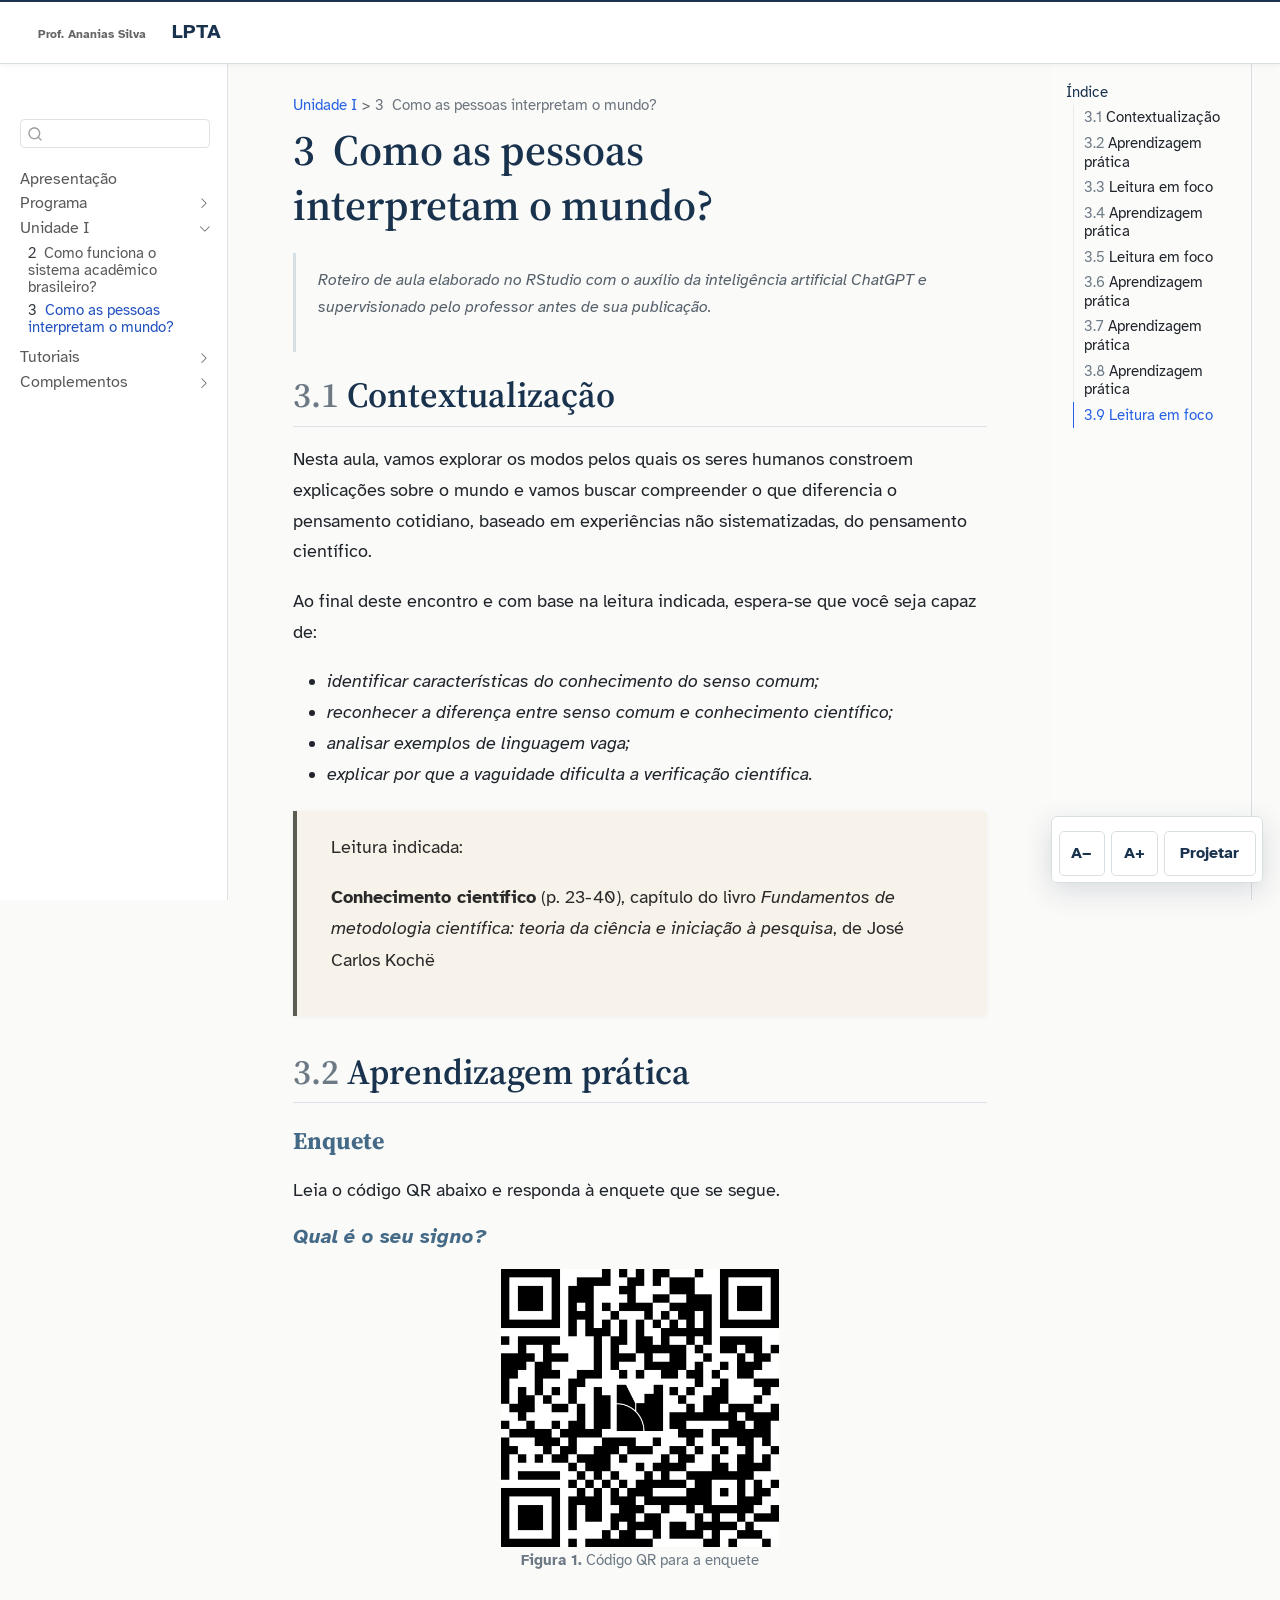
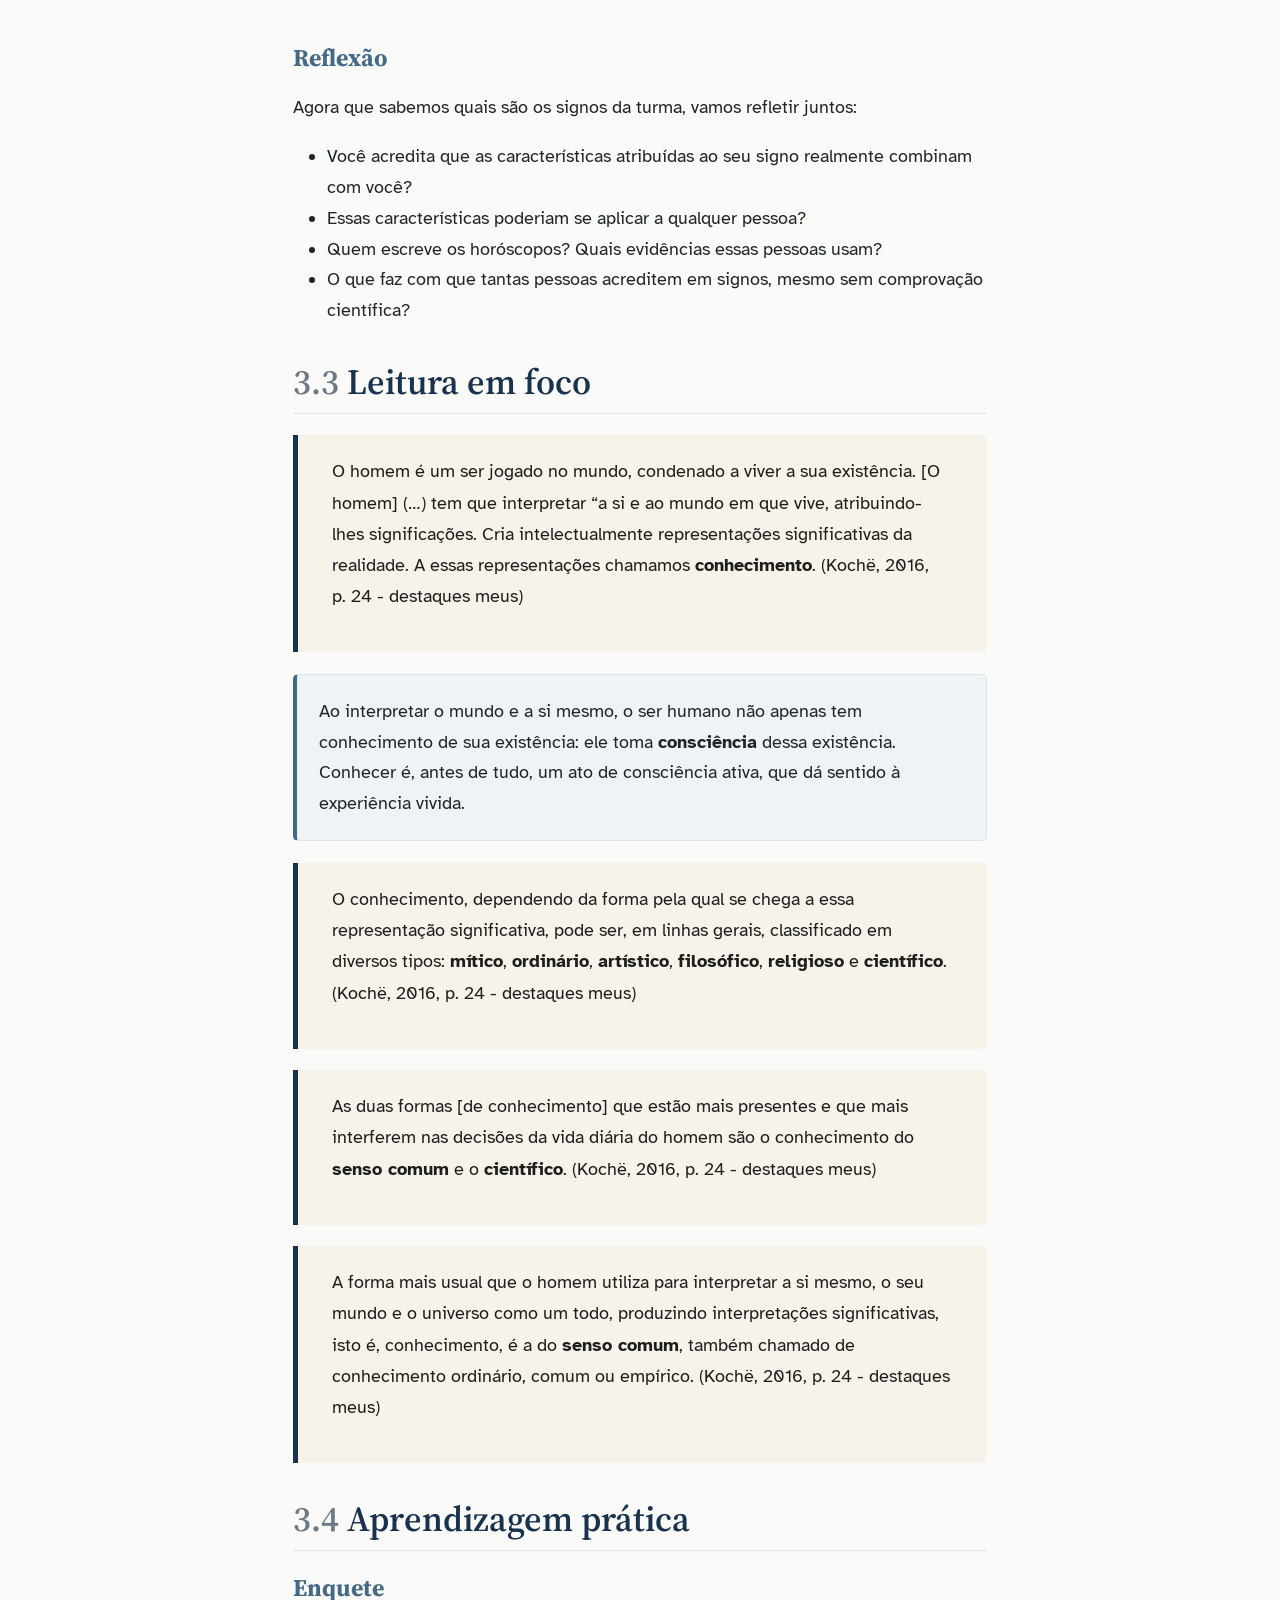
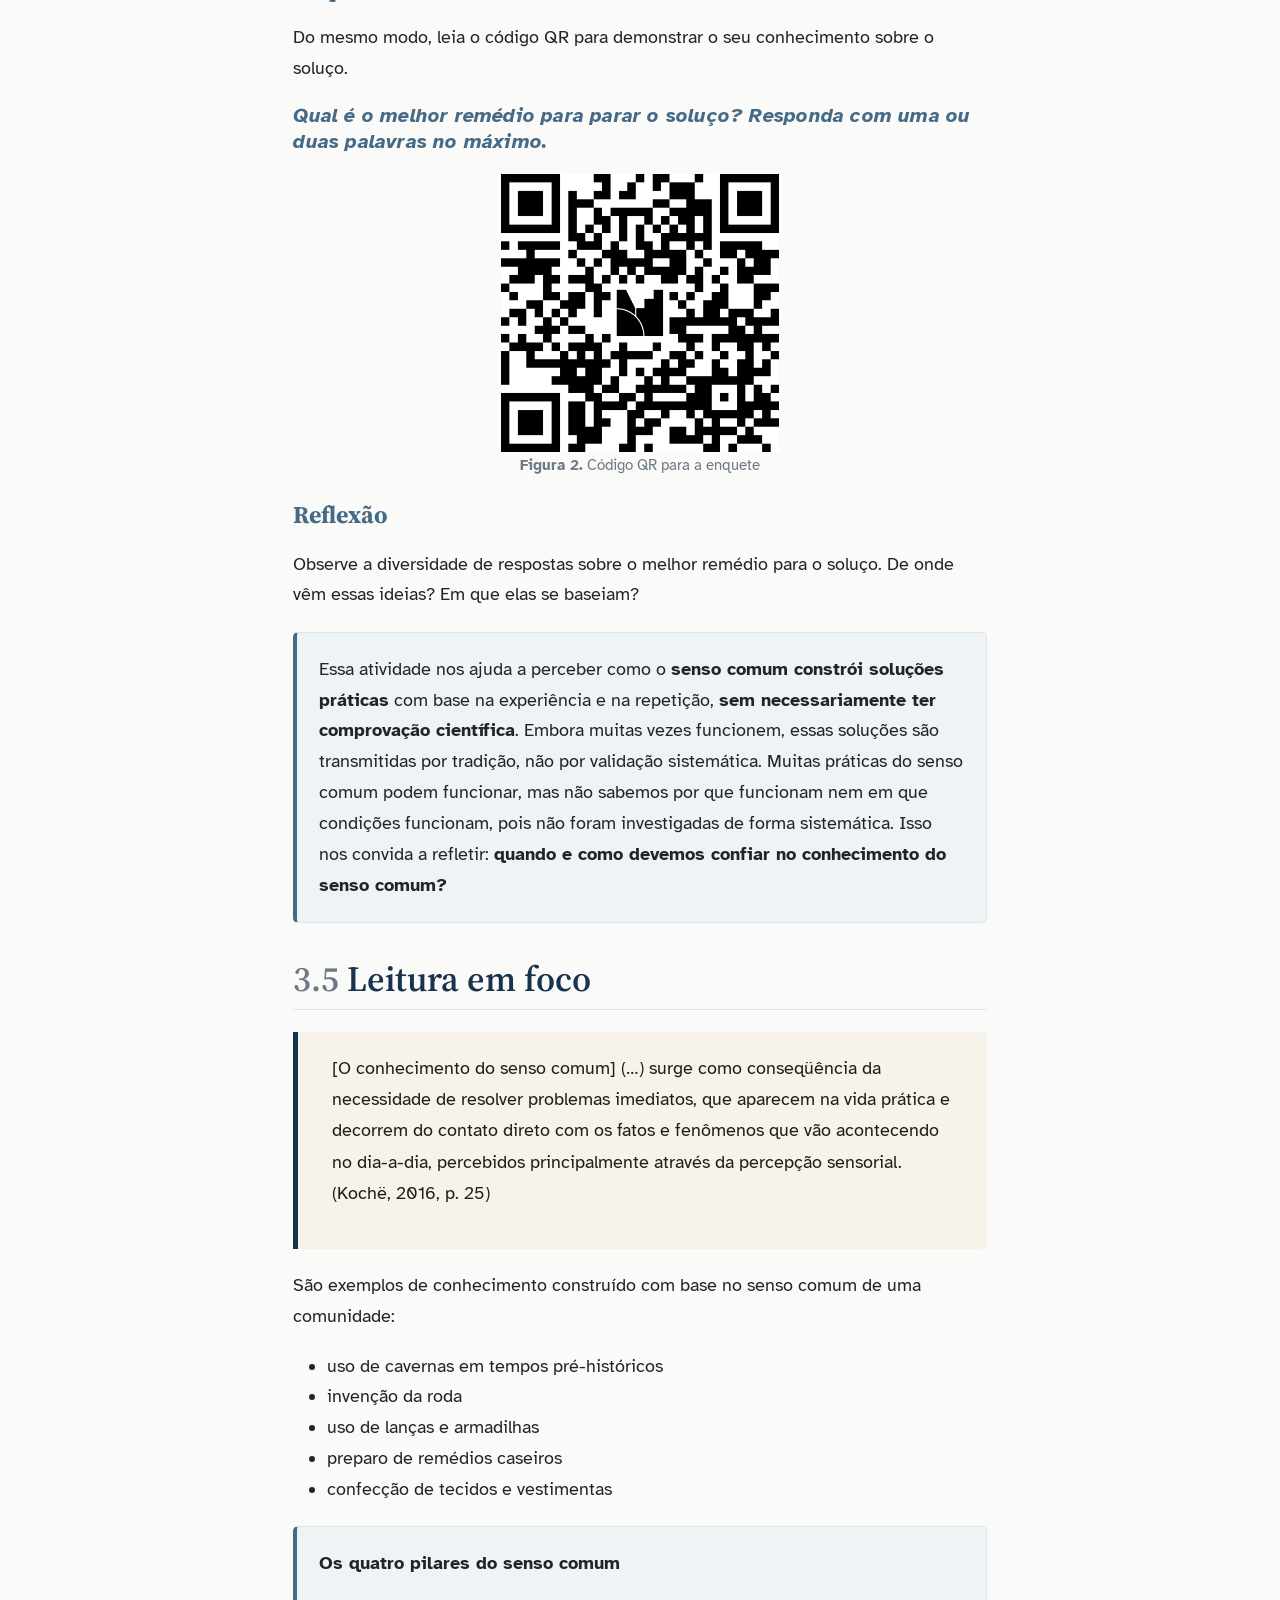
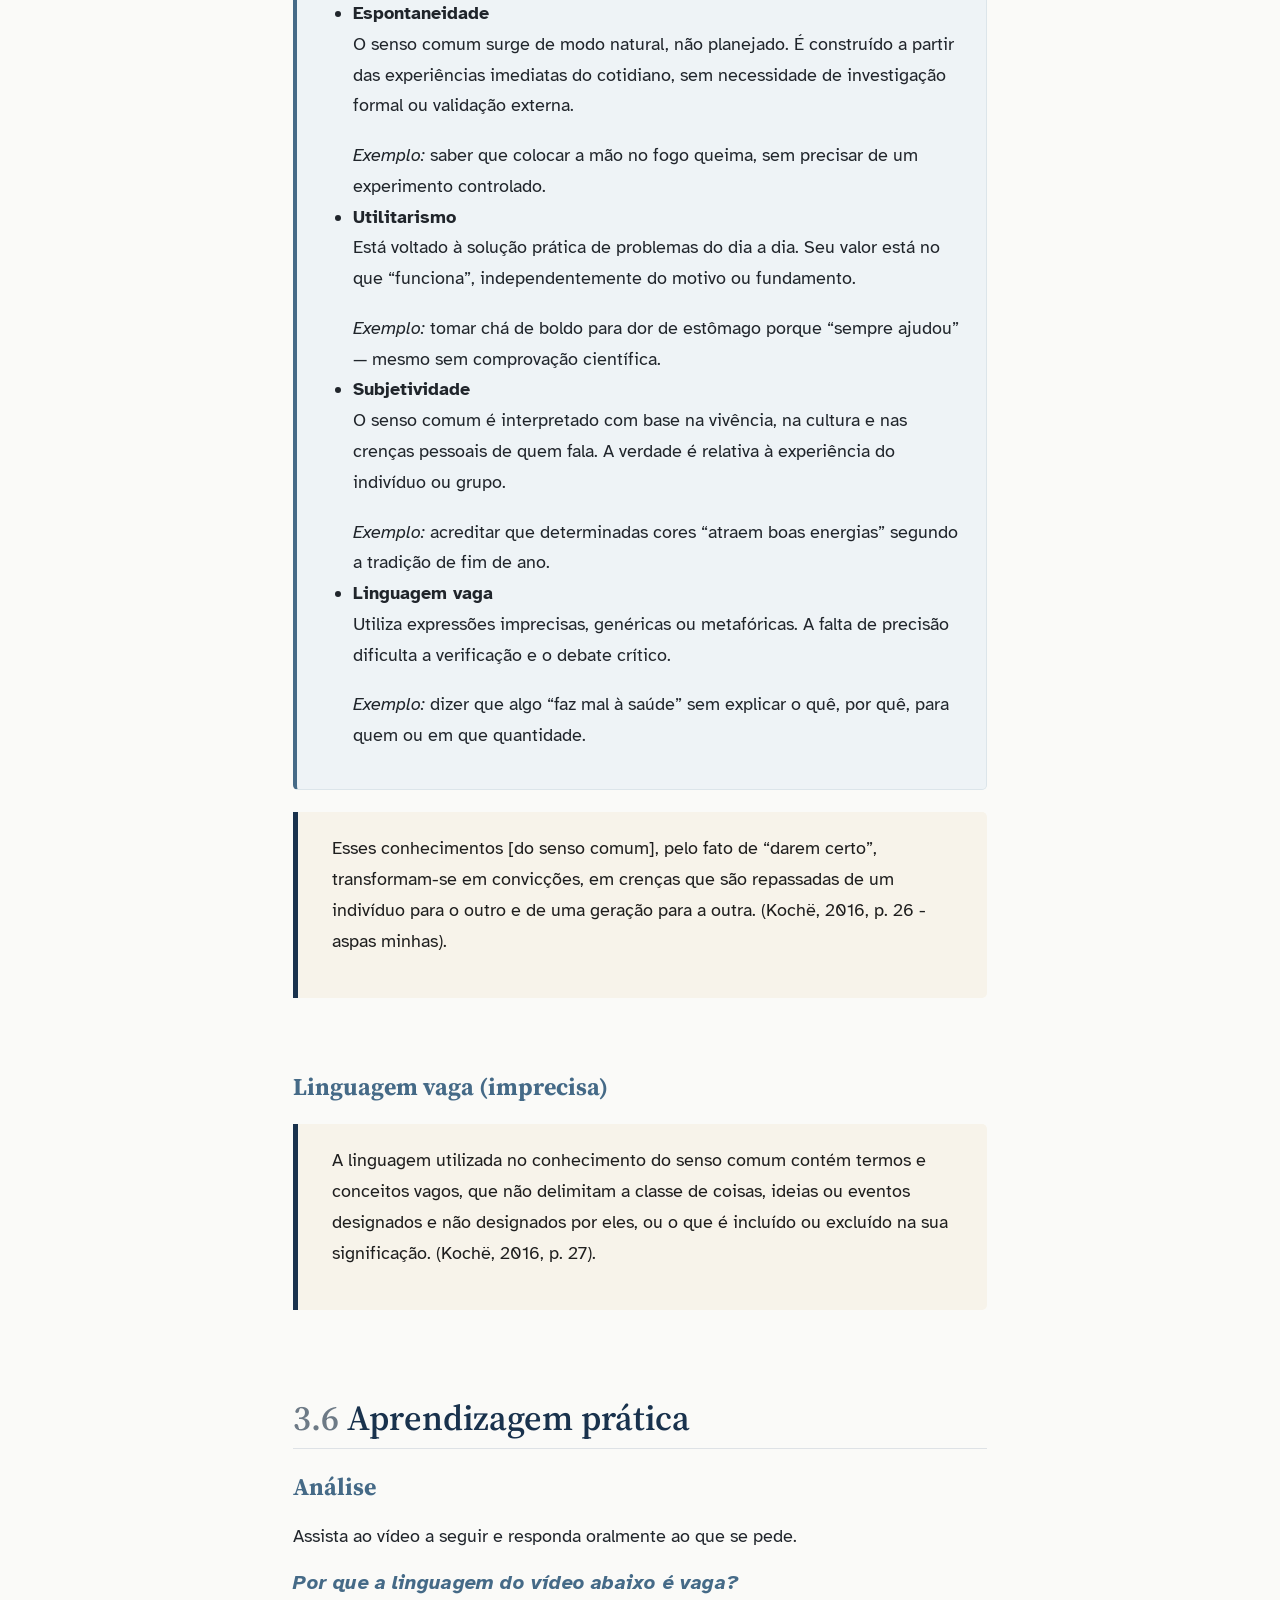
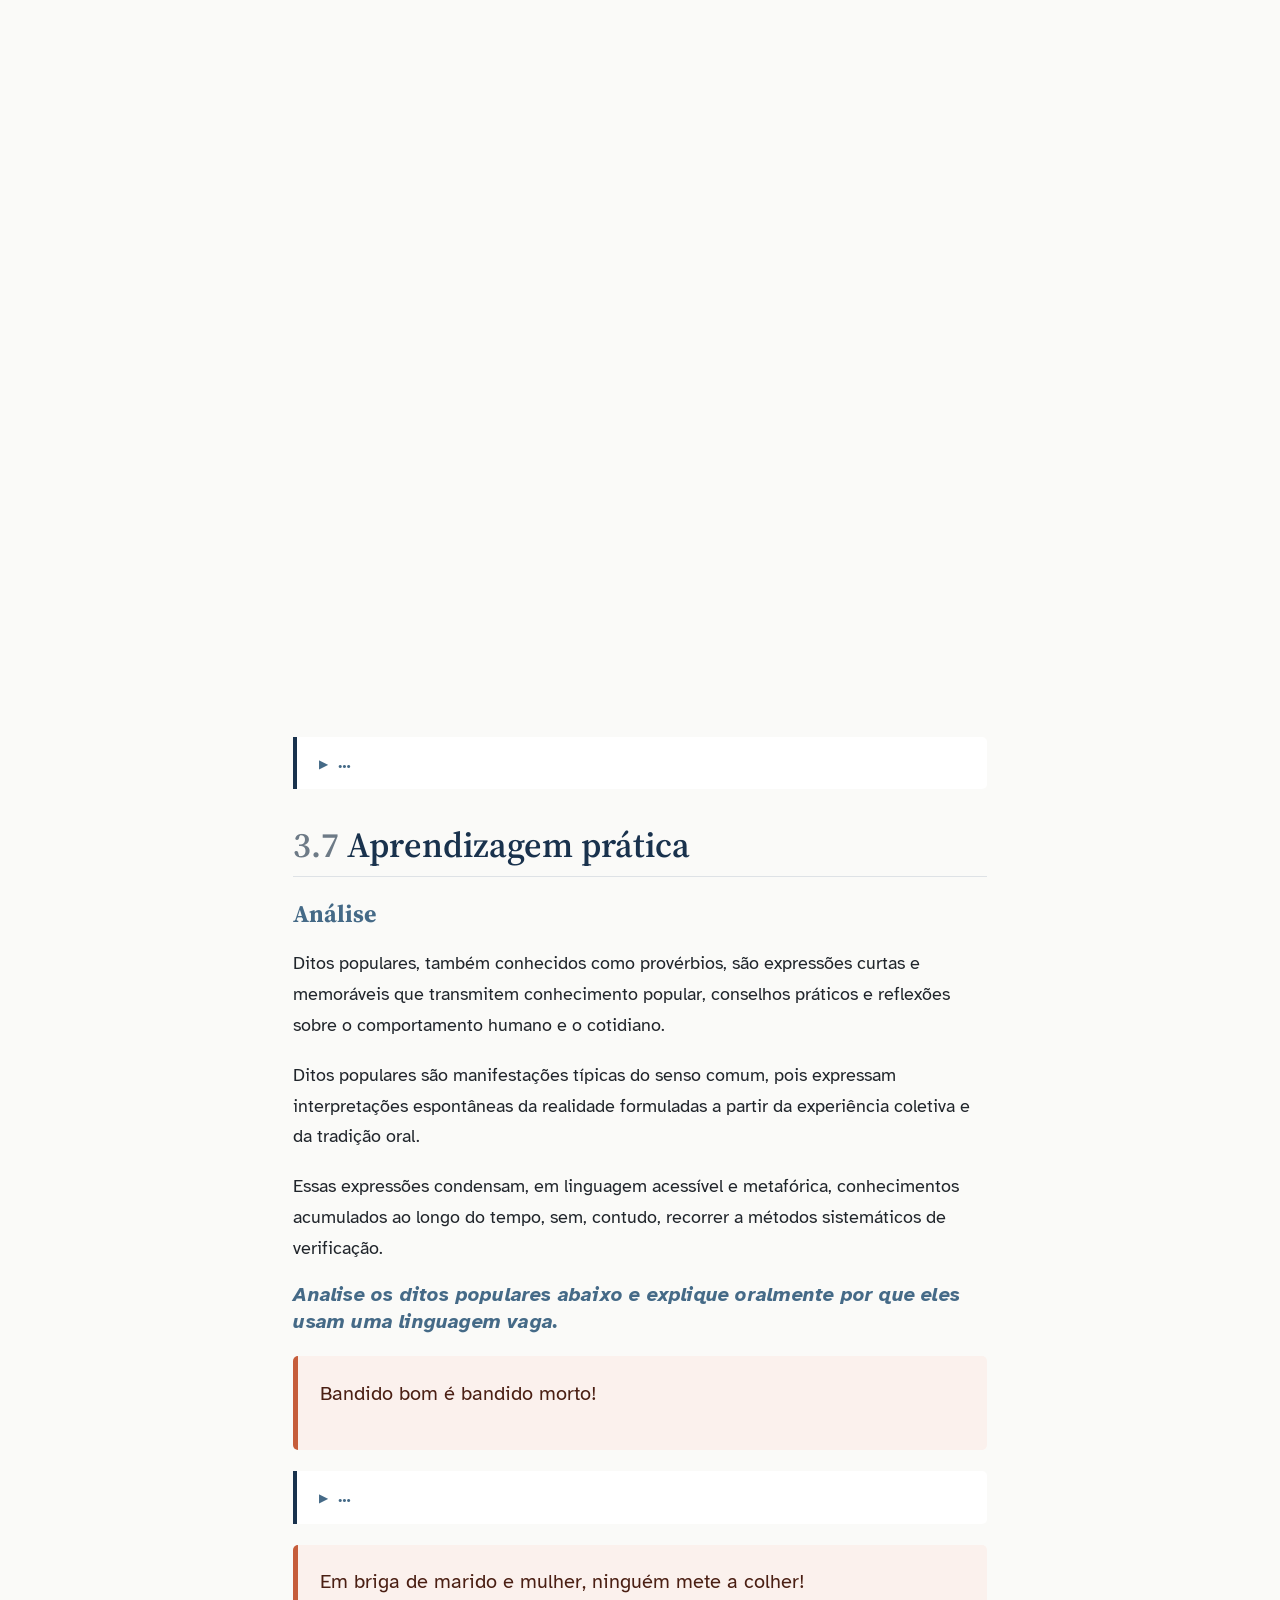
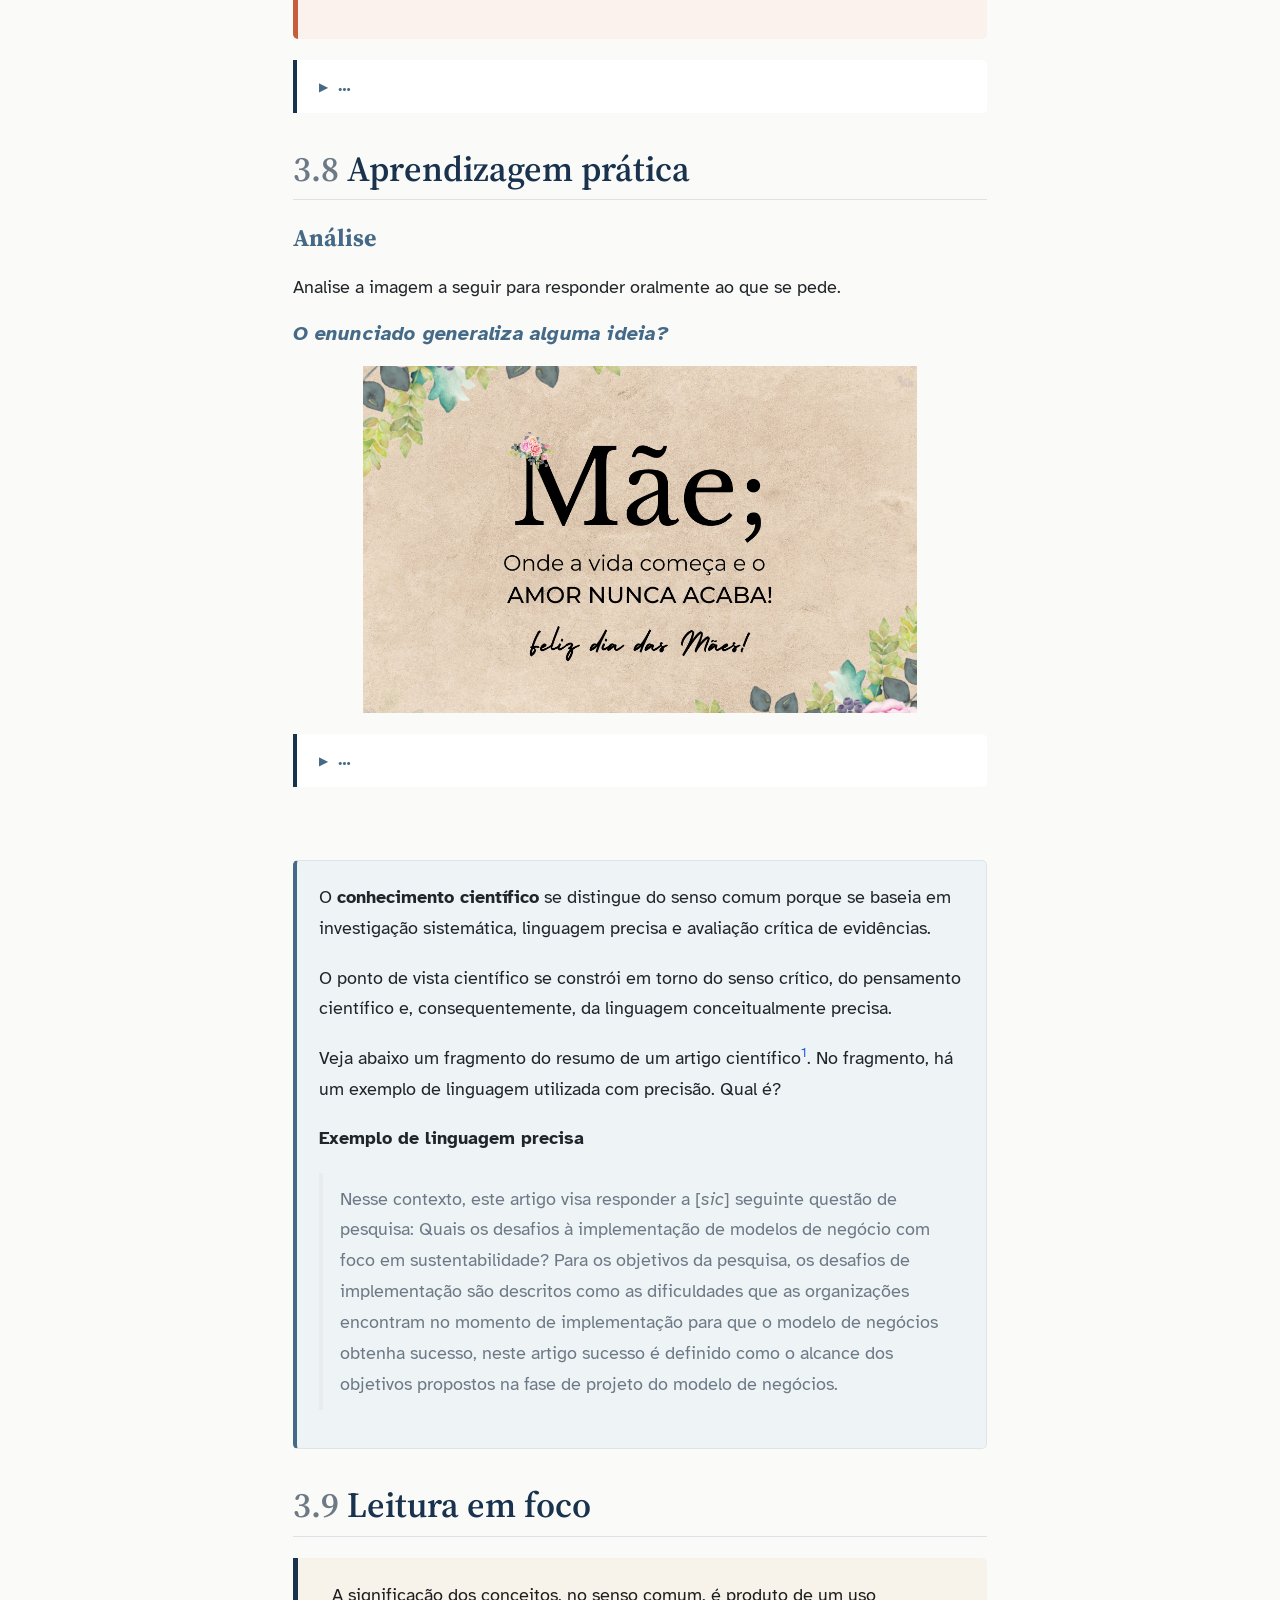
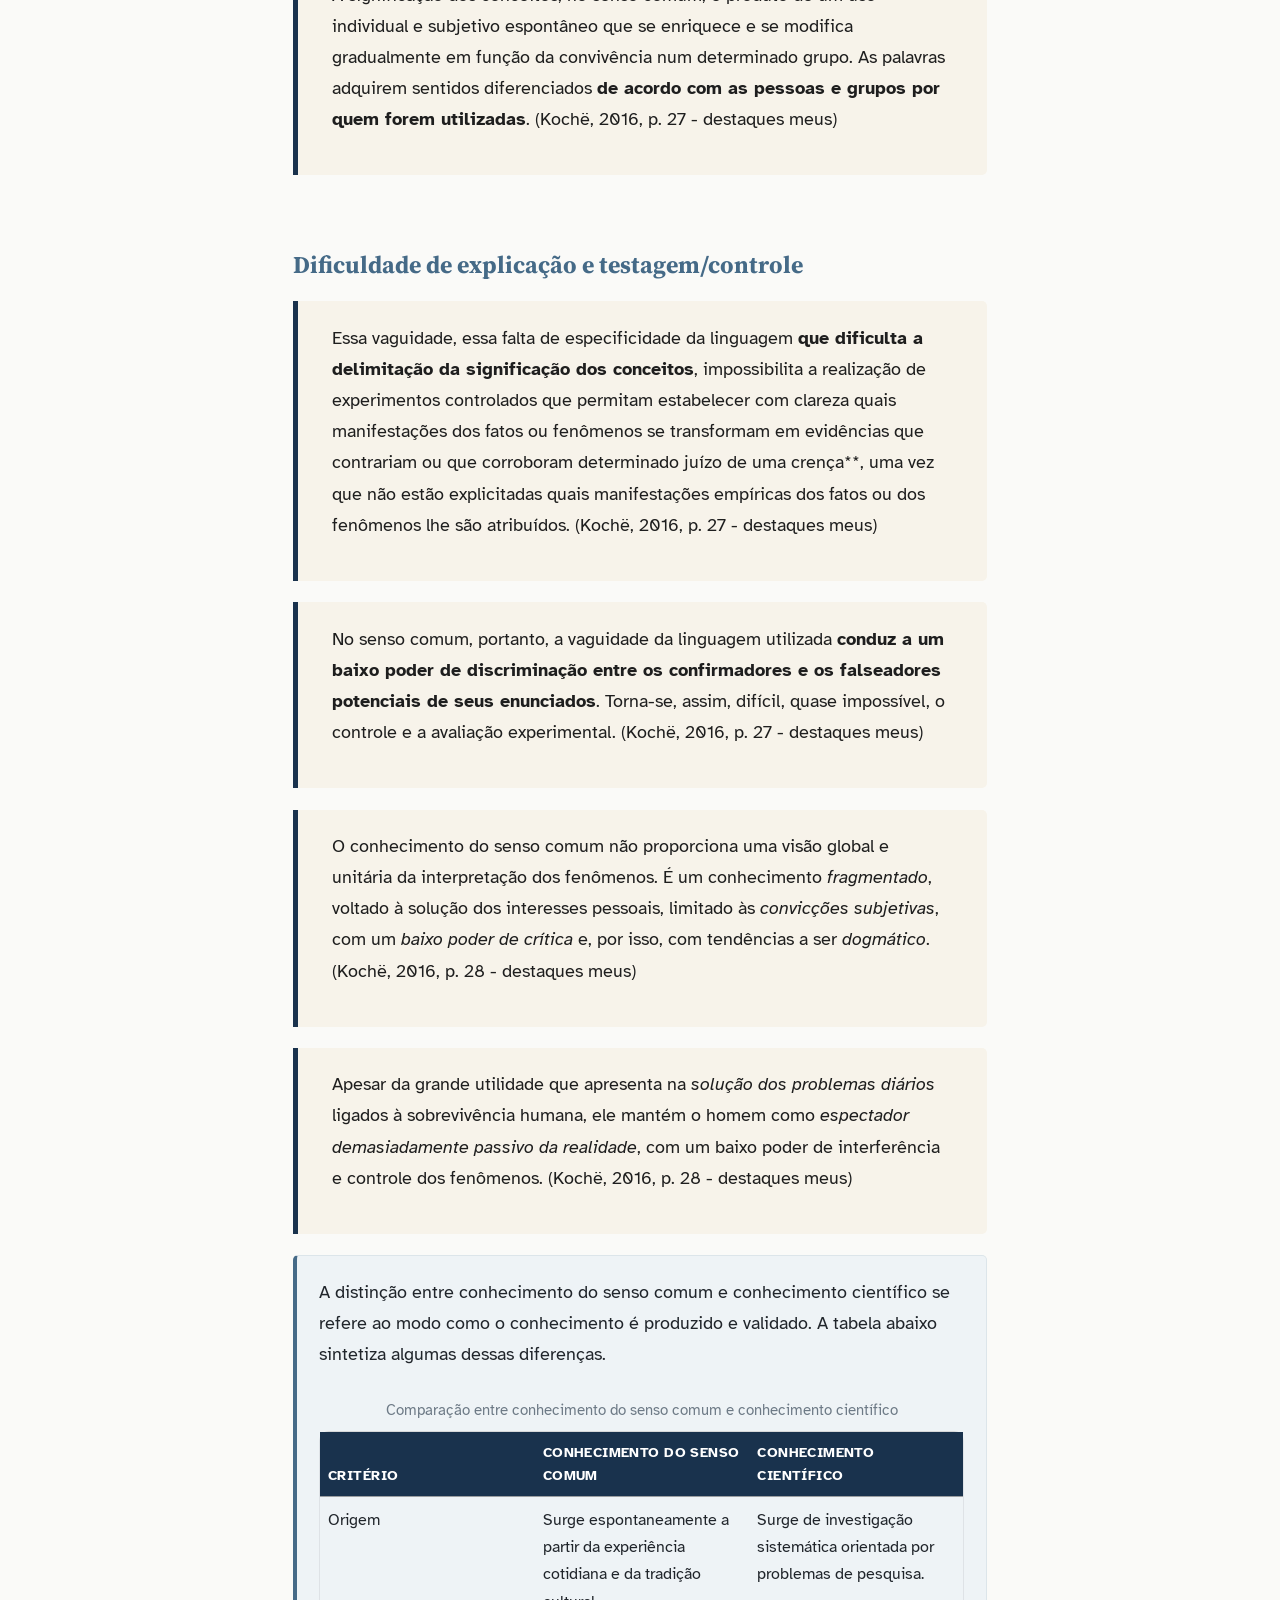
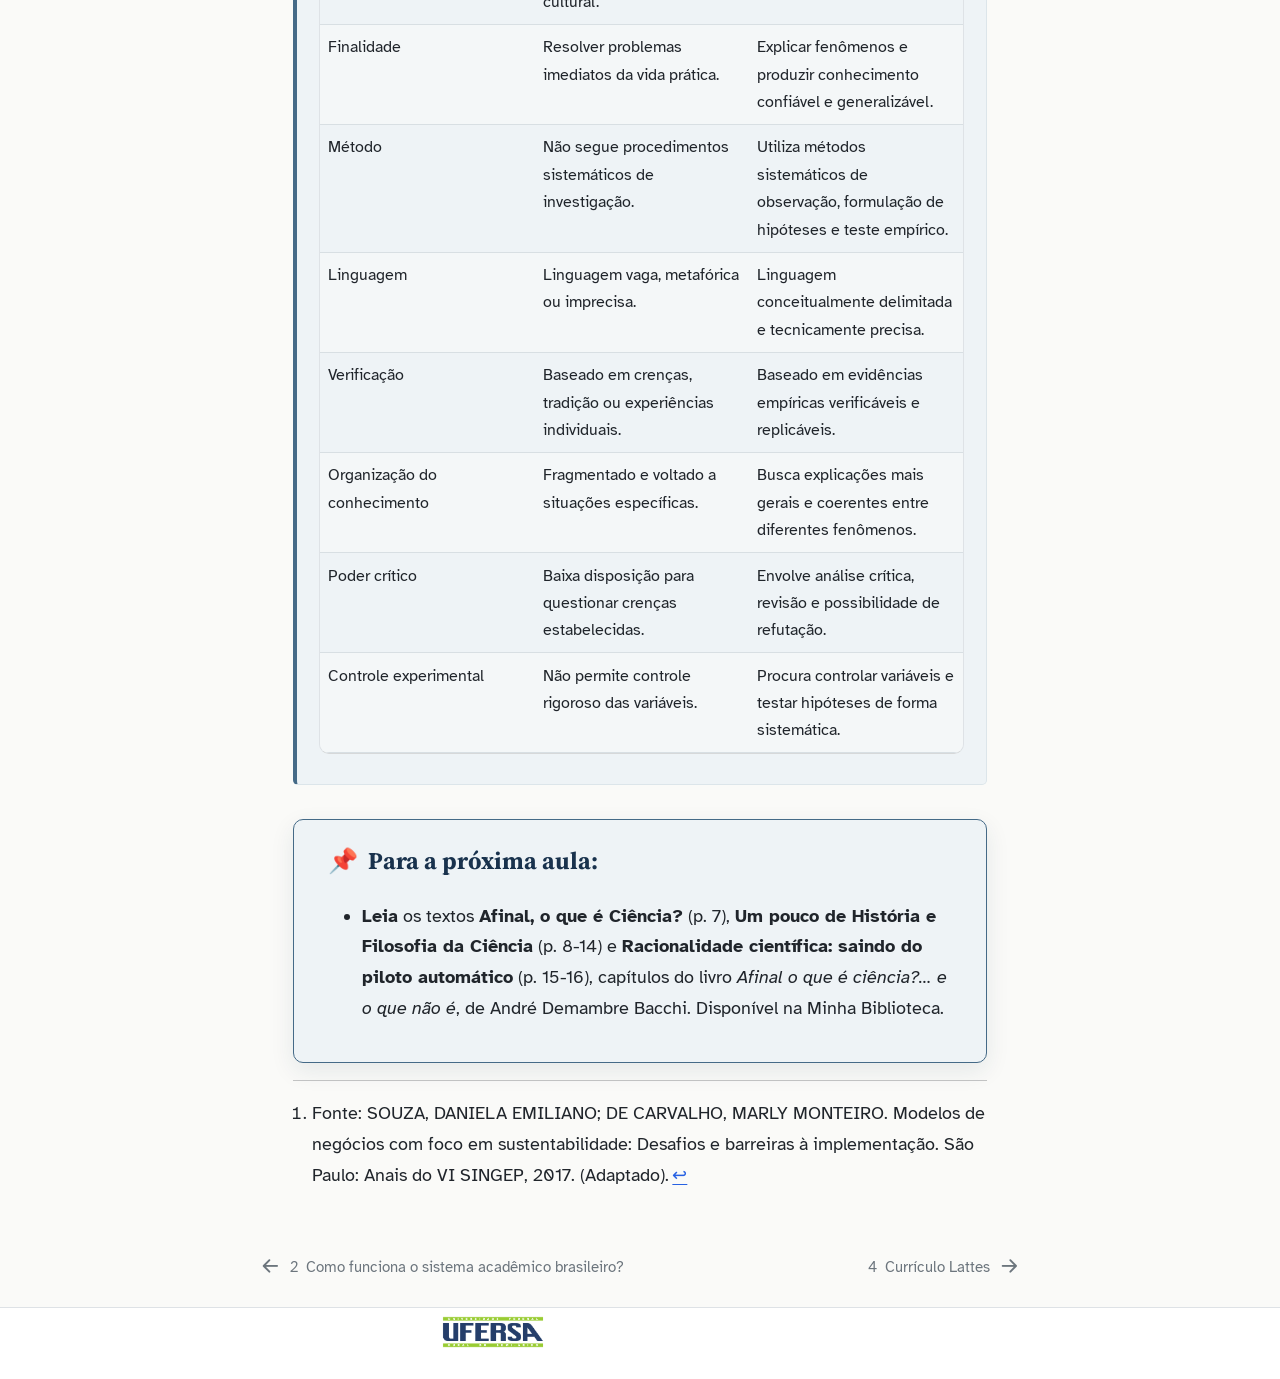
<file: docs/aulas/Aula_2.html>
<!DOCTYPE html>
<html xmlns="http://www.w3.org/1999/xhtml" lang="en" xml:lang="en"><head>

<meta charset="utf-8">
<meta name="generator" content="quarto-1.8.24">

<meta name="viewport" content="width=device-width, initial-scale=1.0, user-scalable=yes">


<title>3&nbsp; Como as pessoas interpretam o mundo? – LPTA</title>
<style>
code{white-space: pre-wrap;}
span.smallcaps{font-variant: small-caps;}
div.columns{display: flex; gap: min(4vw, 1.5em);}
div.column{flex: auto; overflow-x: auto;}
div.hanging-indent{margin-left: 1.5em; text-indent: -1.5em;}
ul.task-list{list-style: none;}
ul.task-list li input[type="checkbox"] {
  width: 0.8em;
  margin: 0 0.8em 0.2em -1em; /* quarto-specific, see https://github.com/quarto-dev/quarto-cli/issues/4556 */ 
  vertical-align: middle;
}
</style>


<script src="../site_libs/quarto-nav/quarto-nav.js"></script>
<script src="../site_libs/clipboard/clipboard.min.js"></script>
<script src="../site_libs/quarto-search/autocomplete.umd.js"></script>
<script src="../site_libs/quarto-search/fuse.min.js"></script>
<script src="../site_libs/quarto-search/quarto-search.js"></script>
<meta name="quarto:offset" content="../">
<link href="../tutoriais/tutorial_lattes.html" rel="next">
<link href="../aulas/Aula_1.html" rel="prev">
<script src="../site_libs/quarto-html/quarto.js" type="module"></script>
<script src="../site_libs/quarto-html/tabsets/tabsets.js" type="module"></script>
<script src="../site_libs/quarto-html/axe/axe-check.js" type="module"></script>
<script src="../site_libs/quarto-html/popper.min.js"></script>
<script src="../site_libs/quarto-html/tippy.umd.min.js"></script>
<script src="../site_libs/quarto-html/anchor.min.js"></script>
<link href="../site_libs/quarto-html/tippy.css" rel="stylesheet">
<link href="../site_libs/quarto-html/quarto-syntax-highlighting-f16cd255ecb5ae9510f6a112aa2ee9ab.css" rel="stylesheet" id="quarto-text-highlighting-styles">
<script src="../site_libs/bootstrap/bootstrap.min.js"></script>
<link href="../site_libs/bootstrap/bootstrap-icons.css" rel="stylesheet">
<link href="../site_libs/bootstrap/bootstrap-8fce5938b24e3c3b5732c8548ccd7f5c.min.css" rel="stylesheet" append-hash="true" id="quarto-bootstrap" data-mode="light">
<script id="quarto-search-options" type="application/json">{
  "location": "sidebar",
  "copy-button": false,
  "collapse-after": 3,
  "panel-placement": "start",
  "type": "textbox",
  "limit": 50,
  "keyboard-shortcut": [
    "f",
    "/",
    "s"
  ],
  "language": {
    "search-no-results-text": "No results",
    "search-matching-documents-text": "matching documents",
    "search-copy-link-title": "Copy link to search",
    "search-hide-matches-text": "Hide additional matches",
    "search-more-match-text": "more match in this document",
    "search-more-matches-text": "more matches in this document",
    "search-clear-button-title": "Clear",
    "search-text-placeholder": "",
    "search-detached-cancel-button-title": "Cancel",
    "search-submit-button-title": "Submit",
    "search-label": "Search"
  }
}</script>
<style>html{ scroll-behavior: smooth; }</style>


<link rel="stylesheet" href="../custom.css">
</head>

<body class="nav-sidebar docked nav-fixed quarto-light">

<div id="quarto-search-results"></div>
  <header id="quarto-header" class="headroom fixed-top">
    <nav class="navbar navbar-expand-lg " data-bs-theme="dark">
      <div class="navbar-container container-fluid">
      <div class="navbar-brand-container mx-auto">
    <a href="../index.html" class="navbar-brand navbar-brand-logo">
    </a>
    <a class="navbar-brand" href="../index.html">
    <span class="navbar-title">LPTA</span>
    </a>
  </div>
          <button class="navbar-toggler" type="button" data-bs-toggle="collapse" data-bs-target="#navbarCollapse" aria-controls="navbarCollapse" role="menu" aria-expanded="false" aria-label="Toggle navigation" onclick="if (window.quartoToggleHeadroom) { window.quartoToggleHeadroom(); }">
  <span class="navbar-toggler-icon"></span>
</button>
          <div class="collapse navbar-collapse" id="navbarCollapse">
            <ul class="navbar-nav navbar-nav-scroll me-auto">
</ul>
          </div> <!-- /navcollapse -->
            <div class="quarto-navbar-tools">
</div>
      </div> <!-- /container-fluid -->
    </nav>
  <nav class="quarto-secondary-nav">
    <div class="container-fluid d-flex">
      <button type="button" class="quarto-btn-toggle btn" data-bs-toggle="collapse" role="button" data-bs-target=".quarto-sidebar-collapse-item" aria-controls="quarto-sidebar" aria-expanded="false" aria-label="Toggle sidebar navigation" onclick="if (window.quartoToggleHeadroom) { window.quartoToggleHeadroom(); }">
        <i class="bi bi-layout-text-sidebar-reverse"></i>
      </button>
        <nav class="quarto-page-breadcrumbs" aria-label="breadcrumb"><ol class="breadcrumb"><li class="breadcrumb-item"><a href="../aulas/Aula_1.html">Unidade I</a></li><li class="breadcrumb-item"><a href="../aulas/Aula_2.html"><span class="chapter-number">3</span>&nbsp; <span class="chapter-title">Como as pessoas interpretam o mundo?</span></a></li></ol></nav>
        <a class="flex-grow-1" role="navigation" data-bs-toggle="collapse" data-bs-target=".quarto-sidebar-collapse-item" aria-controls="quarto-sidebar" aria-expanded="false" aria-label="Toggle sidebar navigation" onclick="if (window.quartoToggleHeadroom) { window.quartoToggleHeadroom(); }">      
        </a>
      <button type="button" class="btn quarto-search-button" aria-label="Search" onclick="window.quartoOpenSearch();">
        <i class="bi bi-search"></i>
      </button>
    </div>
  </nav>
</header>
<!-- content -->
<div id="quarto-content" class="quarto-container page-columns page-rows-contents page-layout-article page-navbar">
<!-- sidebar -->
  <nav id="quarto-sidebar" class="sidebar collapse collapse-horizontal quarto-sidebar-collapse-item sidebar-navigation docked overflow-auto">
    <div class="pt-lg-2 mt-2 text-left sidebar-header sidebar-header-stacked">
      <a href="../index.html" class="sidebar-logo-link">
      </a>
      </div>
        <div class="mt-2 flex-shrink-0 align-items-center">
        <div class="sidebar-search">
        <div id="quarto-search" class="" title="Search"></div>
        </div>
        </div>
    <div class="sidebar-menu-container"> 
    <ul class="list-unstyled mt-1">
        <li class="sidebar-item">
  <div class="sidebar-item-container"> 
  <a href="../index.html" class="sidebar-item-text sidebar-link">
 <span class="menu-text">Apresentação</span></a>
  </div>
</li>
        <li class="sidebar-item sidebar-item-section">
      <div class="sidebar-item-container"> 
            <a class="sidebar-item-text sidebar-link text-start collapsed" data-bs-toggle="collapse" data-bs-target="#quarto-sidebar-section-1" role="navigation" aria-expanded="false">
 <span class="menu-text">Programa</span></a>
          <a class="sidebar-item-toggle text-start collapsed" data-bs-toggle="collapse" data-bs-target="#quarto-sidebar-section-1" role="navigation" aria-expanded="false" aria-label="Toggle section">
            <i class="bi bi-chevron-right ms-2"></i>
          </a> 
      </div>
      <ul id="quarto-sidebar-section-1" class="collapse list-unstyled sidebar-section depth1 ">  
          <li class="sidebar-item">
  <div class="sidebar-item-container"> 
  <a href="../aulas/programa.html" class="sidebar-item-text sidebar-link">
 <span class="menu-text"><span class="chapter-number">1</span>&nbsp; <span class="chapter-title">Como está organizada a disciplina LPTA?</span></span></a>
  </div>
</li>
      </ul>
  </li>
        <li class="sidebar-item sidebar-item-section">
      <div class="sidebar-item-container"> 
            <a class="sidebar-item-text sidebar-link text-start" data-bs-toggle="collapse" data-bs-target="#quarto-sidebar-section-2" role="navigation" aria-expanded="true">
 <span class="menu-text">Unidade I</span></a>
          <a class="sidebar-item-toggle text-start" data-bs-toggle="collapse" data-bs-target="#quarto-sidebar-section-2" role="navigation" aria-expanded="true" aria-label="Toggle section">
            <i class="bi bi-chevron-right ms-2"></i>
          </a> 
      </div>
      <ul id="quarto-sidebar-section-2" class="collapse list-unstyled sidebar-section depth1 show">  
          <li class="sidebar-item">
  <div class="sidebar-item-container"> 
  <a href="../aulas/Aula_1.html" class="sidebar-item-text sidebar-link">
 <span class="menu-text"><span class="chapter-number">2</span>&nbsp; <span class="chapter-title">Como funciona o sistema acadêmico brasileiro?</span></span></a>
  </div>
</li>
          <li class="sidebar-item">
  <div class="sidebar-item-container"> 
  <a href="../aulas/Aula_2.html" class="sidebar-item-text sidebar-link active">
 <span class="menu-text"><span class="chapter-number">3</span>&nbsp; <span class="chapter-title">Como as pessoas interpretam o mundo?</span></span></a>
  </div>
</li>
      </ul>
  </li>
        <li class="sidebar-item sidebar-item-section">
      <div class="sidebar-item-container"> 
            <a class="sidebar-item-text sidebar-link text-start collapsed" data-bs-toggle="collapse" data-bs-target="#quarto-sidebar-section-3" role="navigation" aria-expanded="false">
 <span class="menu-text">Tutoriais</span></a>
          <a class="sidebar-item-toggle text-start collapsed" data-bs-toggle="collapse" data-bs-target="#quarto-sidebar-section-3" role="navigation" aria-expanded="false" aria-label="Toggle section">
            <i class="bi bi-chevron-right ms-2"></i>
          </a> 
      </div>
      <ul id="quarto-sidebar-section-3" class="collapse list-unstyled sidebar-section depth1 ">  
          <li class="sidebar-item">
  <div class="sidebar-item-container"> 
  <a href="../tutoriais/tutorial_lattes.html" class="sidebar-item-text sidebar-link">
 <span class="menu-text"><span class="chapter-number">4</span>&nbsp; <span class="chapter-title">Currículo Lattes</span></span></a>
  </div>
</li>
      </ul>
  </li>
        <li class="sidebar-item sidebar-item-section">
      <div class="sidebar-item-container"> 
            <a class="sidebar-item-text sidebar-link text-start collapsed" data-bs-toggle="collapse" data-bs-target="#quarto-sidebar-section-4" role="navigation" aria-expanded="false">
 <span class="menu-text">Complementos</span></a>
          <a class="sidebar-item-toggle text-start collapsed" data-bs-toggle="collapse" data-bs-target="#quarto-sidebar-section-4" role="navigation" aria-expanded="false" aria-label="Toggle section">
            <i class="bi bi-chevron-right ms-2"></i>
          </a> 
      </div>
      <ul id="quarto-sidebar-section-4" class="collapse list-unstyled sidebar-section depth1 ">  
          <li class="sidebar-item">
  <div class="sidebar-item-container"> 
  <a href="../complementos/complemento_crono.html" class="sidebar-item-text sidebar-link">
 <span class="menu-text"><span class="chapter-number">5</span>&nbsp; <span class="chapter-title">Cronograma de aulas</span></span></a>
  </div>
</li>
      </ul>
  </li>
    </ul>
    </div>
</nav>
<div id="quarto-sidebar-glass" class="quarto-sidebar-collapse-item" data-bs-toggle="collapse" data-bs-target=".quarto-sidebar-collapse-item"></div>
<!-- margin-sidebar -->
    <div id="quarto-margin-sidebar" class="sidebar margin-sidebar">
        <nav id="TOC" role="doc-toc" class="toc-active">
    <h2 id="toc-title">Índice</h2>
   
  <ul>
  <li><a href="#contextualização" id="toc-contextualização" class="nav-link active" data-scroll-target="#contextualização"><span class="header-section-number">3.1</span> Contextualização</a></li>
  <li><a href="#aprendizagem-prática" id="toc-aprendizagem-prática" class="nav-link" data-scroll-target="#aprendizagem-prática"><span class="header-section-number">3.2</span> Aprendizagem prática</a></li>
  <li><a href="#leitura-em-foco" id="toc-leitura-em-foco" class="nav-link" data-scroll-target="#leitura-em-foco"><span class="header-section-number">3.3</span> Leitura em foco</a></li>
  <li><a href="#aprendizagem-prática-1" id="toc-aprendizagem-prática-1" class="nav-link" data-scroll-target="#aprendizagem-prática-1"><span class="header-section-number">3.4</span> Aprendizagem prática</a></li>
  <li><a href="#leitura-em-foco-1" id="toc-leitura-em-foco-1" class="nav-link" data-scroll-target="#leitura-em-foco-1"><span class="header-section-number">3.5</span> Leitura em foco</a></li>
  <li><a href="#aprendizagem-prática-2" id="toc-aprendizagem-prática-2" class="nav-link" data-scroll-target="#aprendizagem-prática-2"><span class="header-section-number">3.6</span> Aprendizagem prática</a></li>
  <li><a href="#aprendizagem-prática-3" id="toc-aprendizagem-prática-3" class="nav-link" data-scroll-target="#aprendizagem-prática-3"><span class="header-section-number">3.7</span> Aprendizagem prática</a></li>
  <li><a href="#aprendizagem-prática-4" id="toc-aprendizagem-prática-4" class="nav-link" data-scroll-target="#aprendizagem-prática-4"><span class="header-section-number">3.8</span> Aprendizagem prática</a></li>
  <li><a href="#leitura-em-foco-2" id="toc-leitura-em-foco-2" class="nav-link" data-scroll-target="#leitura-em-foco-2"><span class="header-section-number">3.9</span> Leitura em foco</a></li>
  </ul>
</nav>
    </div>
<!-- main -->
<main class="content" id="quarto-document-content">

<header id="title-block-header" class="quarto-title-block default"><nav class="quarto-page-breadcrumbs quarto-title-breadcrumbs d-none d-lg-block" aria-label="breadcrumb"><ol class="breadcrumb"><li class="breadcrumb-item"><a href="../aulas/Aula_1.html">Unidade I</a></li><li class="breadcrumb-item"><a href="../aulas/Aula_2.html"><span class="chapter-number">3</span>&nbsp; <span class="chapter-title">Como as pessoas interpretam o mundo?</span></a></li></ol></nav>
<div class="quarto-title">
<h1 class="title"><span class="chapter-number">3</span>&nbsp; <span class="chapter-title">Como as pessoas interpretam o mundo?</span></h1>
</div>



<div class="quarto-title-meta">

    
  
    
  </div>
  


</header>


<div class="nota-secundaria">
<p>Roteiro de aula elaborado no RStudio com o auxílio da inteligência artificial ChatGPT e supervisionado pelo professor antes de sua publicação.</p>
</div>
<section id="contextualização" class="level2" data-number="3.1">
<h2 data-number="3.1" class="anchored" data-anchor-id="contextualização"><span class="header-section-number">3.1</span> Contextualização</h2>
<p>Nesta aula, vamos explorar os modos pelos quais os seres humanos constroem explicações sobre o mundo e vamos buscar compreender o que diferencia o pensamento cotidiano, baseado em experiências não sistematizadas, do pensamento científico.</p>
<p>Ao final deste encontro e com base na leitura indicada, espera-se que você seja capaz de:</p>
<ul>
<li><em>identificar características do conhecimento do senso comum;</em></li>
<li><em>reconhecer a diferença entre senso comum e conhecimento científico;</em></li>
<li><em>analisar exemplos de linguagem vaga;</em></li>
<li><em>explicar por que a vaguidade dificulta a verificação científica.</em></li>
</ul>
<div class="leitura">
<p>Leitura indicada:</p>
<p><strong>Conhecimento científico</strong> (p.&nbsp;23-40), capítulo do livro <em>Fundamentos de metodologia científica: teoria da ciência e iniciação à pesquisa</em>, de José Carlos Kochë</p>
</div>
</section>
<section id="aprendizagem-prática" class="level2" data-number="3.2">
<h2 data-number="3.2" class="anchored" data-anchor-id="aprendizagem-prática"><span class="header-section-number">3.2</span> Aprendizagem prática</h2>
<div class="subtitulo-nao-numerado">
<p>Enquete</p>
</div>
<p>Leia o código QR abaixo e responda à enquete que se segue.</p>
<div class="subsubtitulo-nao-numerado">
<p>Qual é o seu signo?</p>
</div>
<figure style="text-align: center;" class="figure">
  <img src="../img/horoscopo_qrcode_docs.google.com.png" style="width:40%; display:block; margin:auto;" alt="QR code da enquete" class="figure-img">
  <figcaption><strong>Figura 1.</strong> Código QR para a enquete</figcaption>
</figure>
<!--
```{=html}
<div style="position: relative; padding-bottom: 56.25%; height: 0; overflow: hidden;">
  <iframe
    src="https://docs.google.com/forms/d/e/1FAIpQLSflOiaMnKWG7To4KXCTAhXZ6mCn5QlGbaPbSrZPP3qjMnT-oQ/viewform?embedded=true"
    frameborder="0"
    marginheight="0"
    marginwidth="0"
    style="position: absolute; top: 0; left: 0; width: 100%; height: 100%;">
    Carregando…
  </iframe>
</div>
```
-->
<p><br></p>
<!--
```{=html}
<div style="text-align:center; margin: 1.2em 0;">
  <a href="https://docs.google.com/forms/d/e/1FAIpQLSflOiaMnKWG7To4KXCTAhXZ6mCn5QlGbaPbSrZPP3qjMnT-oQ/viewform"
     target="_blank"
     style="
       display:inline-block;
       padding:12px 17px;              /* ~20% maior que 10x14 */
       border:2px solid #2b6cb0;       /* mais destaque */
       border-radius:10px;
       text-decoration:none;
       font-weight:700;
       font-size:1.2em;                /* +20% */
       background:#2b6cb0;             /* botão preenchido */
       color:#ffffff;
       box-shadow:0 6px 14px rgba(0,0,0,0.18);
     ">
    Ver respostas
  </a>
</div>
```
-->
<div class="subtitulo-nao-numerado">
<p>Reflexão</p>
</div>
<p>Agora que sabemos quais são os signos da turma, vamos refletir juntos:</p>
<ul>
<li>Você acredita que as características atribuídas ao seu signo realmente combinam com você?</li>
<li>Essas características poderiam se aplicar a qualquer pessoa?</li>
<li>Quem escreve os horóscopos? Quais evidências essas pessoas usam?</li>
<li>O que faz com que tantas pessoas acreditem em signos, mesmo sem comprovação científica?</li>
</ul>
</section>
<section id="leitura-em-foco" class="level2" data-number="3.3">
<h2 data-number="3.3" class="anchored" data-anchor-id="leitura-em-foco"><span class="header-section-number">3.3</span> Leitura em foco</h2>
<div class="citacao">
<p>O homem é um ser jogado no mundo, condenado a viver a sua existência. [O homem] (…) tem que interpretar “a si e ao mundo em que vive, atribuindo-lhes significações. Cria intelectualmente representações significativas da realidade. A essas representações chamamos <strong>conhecimento</strong>. (Kochë, 2016, p.&nbsp;24 - destaques meus)</p>
</div>
<div class="destaque">
<p>Ao interpretar o mundo e a si mesmo, o ser humano não apenas tem conhecimento de sua existência: ele toma <strong>consciência</strong> dessa existência. Conhecer é, antes de tudo, um ato de consciência ativa, que dá sentido à experiência vivida.</p>
</div>
<div class="citacao">
<p>O conhecimento, dependendo da forma pela qual se chega a essa representação significativa, pode ser, em linhas gerais, classificado em diversos tipos: <strong>mítico</strong>, <strong>ordinário</strong>, <strong>artístico</strong>, <strong>filosófico</strong>, <strong>religioso</strong> e <strong>científico</strong>. (Kochë, 2016, p.&nbsp;24 - destaques meus)</p>
</div>
<div class="citacao">
<p>As duas formas [de conhecimento] que estão mais presentes e que mais interferem nas decisões da vida diária do homem são o conhecimento do <strong>senso comum</strong> e o <strong>científico</strong>. (Kochë, 2016, p.&nbsp;24 - destaques meus)</p>
</div>
<div class="citacao">
<p>A forma mais usual que o homem utiliza para interpretar a si mesmo, o seu mundo e o universo como um todo, produzindo interpretações significativas, isto é, conhecimento, é a do <strong>senso comum</strong>, também chamado de conhecimento ordinário, comum ou empírico. (Kochë, 2016, p.&nbsp;24 - destaques meus)</p>
</div>
</section>
<section id="aprendizagem-prática-1" class="level2" data-number="3.4">
<h2 data-number="3.4" class="anchored" data-anchor-id="aprendizagem-prática-1"><span class="header-section-number">3.4</span> Aprendizagem prática</h2>
<div class="subtitulo-nao-numerado">
<p>Enquete</p>
</div>
<p>Do mesmo modo, leia o código QR para demonstrar o seu conhecimento sobre o soluço.</p>
<div class="subsubtitulo-nao-numerado">
<p>Qual é o melhor remédio para parar o soluço? Responda com uma ou duas palavras no máximo.</p>
</div>
<figure style="text-align: center;" class="figure">
  <img src="../img/soluco_qrcode_docs.google.com.png" style="width:40%; display:block; margin:auto;" alt="QR code da enquete do soluço" class="figure-img">
  <figcaption><strong>Figura 2.</strong> Código QR para a enquete</figcaption>
</figure>
<!--
```{=html}
<div style="position: relative; padding-bottom: 56.25%; height: 0; overflow: hidden;">
  <iframe
    src="https://docs.google.com/forms/d/e/1FAIpQLSc2xe_KMDhYWBo5diyNmFnXB1h1tvd-wi9ACsefoCy_numXPQ/viewform?embedded=true"
    frameborder="0"
    marginheight="0"
    marginwidth="0"
    style="position: absolute; top: 0; left: 0; width: 100%; height: 100%;">
    Carregando…
  </iframe>
</div>
```

</br>

```{=html}
<div style="text-align:center; margin: 1.2em 0;">
  <a href="https://docs.google.com/forms/d/e/1FAIpQLSc2xe_KMDhYWBo5diyNmFnXB1h1tvd-wi9ACsefoCy_numXPQ/viewform"
     target="_blank"
     style="
       display:inline-block;
       padding:12px 17px;
       border:2px solid #2b6cb0;
       border-radius:10px;
       text-decoration:none;
       font-weight:700;
       font-size:1.2em;
       background:#2b6cb0;
       color:#ffffff;
       box-shadow:0 6px 14px rgba(0,0,0,0.18);
     ">
    Ver respostas
  </a>
</div>
```
-->
<div class="subtitulo-nao-numerado">
<p>Reflexão</p>
</div>
<p>Observe a diversidade de respostas sobre o melhor remédio para o soluço. De onde vêm essas ideias? Em que elas se baseiam?</p>
<div class="destaque">
<p>Essa atividade nos ajuda a perceber como o <strong>senso comum constrói soluções práticas</strong> com base na experiência e na repetição, <strong>sem necessariamente ter comprovação científica</strong>. Embora muitas vezes funcionem, essas soluções são transmitidas por tradição, não por validação sistemática. Muitas práticas do senso comum podem funcionar, mas não sabemos por que funcionam nem em que condições funcionam, pois não foram investigadas de forma sistemática. Isso nos convida a refletir: <strong>quando e como devemos confiar no conhecimento do senso comum?</strong></p>
</div>
</section>
<section id="leitura-em-foco-1" class="level2" data-number="3.5">
<h2 data-number="3.5" class="anchored" data-anchor-id="leitura-em-foco-1"><span class="header-section-number">3.5</span> Leitura em foco</h2>
<div class="citacao">
<p>[O conhecimento do senso comum] (…) surge como conseqüência da necessidade de resolver problemas imediatos, que aparecem na vida prática e decorrem do contato direto com os fa­tos e fenômenos que vão acontecendo no dia-a-dia, percebidos principalmente através da percepção sensorial. (Kochë, 2016, p.&nbsp;25)</p>
</div>
<p>São exemplos de conhecimento construído com base no senso comum de uma comunidade:</p>
<ul>
<li>uso de cavernas em tempos pré-históricos</li>
<li>invenção da roda</li>
<li>uso de lanças e armadilhas</li>
<li>preparo de remédios caseiros</li>
<li>confecção de tecidos e vestimentas</li>
</ul>
<div class="destaque">
<p><strong>Os quatro pilares do senso comum</strong></p>
<ul>
<li><p><strong>Espontaneidade</strong><br>
O senso comum surge de modo natural, não planejado. É construído a partir das experiências imediatas do cotidiano, sem necessidade de investigação formal ou validação externa.</p>
<p><em>Exemplo:</em> saber que colocar a mão no fogo queima, sem precisar de um experimento controlado.</p></li>
<li><p><strong>Utilitarismo</strong><br>
Está voltado à solução prática de problemas do dia a dia. Seu valor está no que “funciona”, independentemente do motivo ou fundamento.</p>
<p><em>Exemplo:</em> tomar chá de boldo para dor de estômago porque “sempre ajudou” — mesmo sem comprovação científica.</p></li>
<li><p><strong>Subjetividade</strong><br>
O senso comum é interpretado com base na vivência, na cultura e nas crenças pessoais de quem fala. A verdade é relativa à experiência do indivíduo ou grupo.</p>
<p><em>Exemplo:</em> acreditar que determinadas cores “atraem boas energias” segundo a tradição de fim de ano.</p></li>
<li><p><strong>Linguagem vaga</strong><br>
Utiliza expressões imprecisas, genéricas ou metafóricas. A falta de precisão dificulta a verificação e o debate crítico.</p>
<p><em>Exemplo:</em> dizer que algo “faz mal à saúde” sem explicar o quê, por quê, para quem ou em que quantidade.</p></li>
</ul>
</div>
<div class="citacao">
<p>Esses conhecimentos [do senso comum], pelo fato de “darem certo”, transformam-se em convicções, em crenças que são repassadas de um indivíduo para o outro e de uma geração para a outra. (Kochë, 2016, p.&nbsp;26 - aspas minhas).</p>
</div>
<p><br></p>
<div class="subtitulo-nao-numerado">
<p>Linguagem vaga (imprecisa)</p>
</div>
<div class="citacao">
<p>A linguagem utilizada no conhecimento do senso comum contém termos e conceitos vagos, que não delimitam a classe de coisas, ideias ou eventos designados e não designados por eles, ou o que é incluído ou excluído na sua significação. (Kochë, 2016, p.&nbsp;27).</p>
</div>
<p><br></p>
</section>
<section id="aprendizagem-prática-2" class="level2" data-number="3.6">
<h2 data-number="3.6" class="anchored" data-anchor-id="aprendizagem-prática-2"><span class="header-section-number">3.6</span> Aprendizagem prática</h2>
<div class="subtitulo-nao-numerado">
<p>Análise</p>
</div>
<p>Assista ao vídeo a seguir e responda oralmente ao que se pede.</p>
<div class="subsubtitulo-nao-numerado">
<p>Por que a linguagem do vídeo abaixo é vaga?</p>
</div>
<div style="display: flex; justify-content: center; margin-top: 1rem; margin-bottom: 1rem;">
  <iframe width="384" height="682" src="https://www.youtube.com/embed/5bUinWYq9YY" title="QUEDA DE CABELO NUNCA MAIS 1 INGREDIENTE" frameborder="0" allow="accelerometer; autoplay; clipboard-write; encrypted-media; gyroscope; picture-in-picture; web-share" referrerpolicy="strict-origin-when-cross-origin" allowfullscreen="">
  </iframe>
</div>
<!-- Aqui começa o campo de respostas-->
<details class="resposta-escondida">
<summary>
…
</summary>
<p>A linguagem utilizada no vídeo pode ser considerada vaga por diversos motivos:</p>
<ul>
<li><p>Medidas imprecisas: O vídeo instrui o uso de “aproximadamente uns cinco dedinhos de gengibre” e, se for “mais grossinho”, “quatro dedos só”. As medidas de “dedinhos” e “dedos” são altamente subjetivas e variam de pessoa para pessoa, tornando a quantidade exata do ingrediente ambígua e difícil de replicar consistentemente.</p></li>
<li><p>Termos relativos sobre custo e localização: A descrição de que o ingrediente “se você não tem aí na sua casa tem pertinho de você e custa bem baratinho” usa termos como “pertinho de você” e “bem baratinho”. Esses termos são relativos e podem significar coisas diferentes para indivíduos em diferentes contextos geográficos ou financeiros, não oferecendo uma informação concreta.</p></li>
<li><p>Afirmações absolutas e sem qualificação: A promessa de que “seus problemas de queda de cabelo de seborreia e de caspa vão acabar” é uma afirmação muito forte e absoluta. Tal linguagem não permite exceções, variações de resultados ou diferentes graus de eficácia, o que pode ser irrealista e sem base em dados científicos objetivos.</p></li>
</ul>
</details>
<!-- Aqui encerra o campo de respostas-->
</section>
<section id="aprendizagem-prática-3" class="level2" data-number="3.7">
<h2 data-number="3.7" class="anchored" data-anchor-id="aprendizagem-prática-3"><span class="header-section-number">3.7</span> Aprendizagem prática</h2>
<div class="subtitulo-nao-numerado">
<p>Análise</p>
</div>
<p>Ditos populares, também conhecidos como provérbios, são expressões curtas e memoráveis que transmitem conhecimento popular, conselhos práticos e reflexões sobre o comportamento humano e o cotidiano.</p>
<p>Ditos populares são manifestações típicas do senso comum, pois expressam interpretações espontâneas da realidade formuladas a partir da experiência coletiva e da tradição oral.</p>
<p>Essas expressões condensam, em linguagem acessível e metafórica, conhecimentos acumulados ao longo do tempo, sem, contudo, recorrer a métodos sistemáticos de verificação.</p>
<div class="subsubtitulo-nao-numerado">
<p>Analise os ditos populares abaixo e explique oralmente por que eles usam uma linguagem vaga.</p>
</div>
<div class="enfase">
<p>Bandido bom é bandido morto!</p>
</div>
<!-- Aqui começa o campo de respostas-->
<details class="resposta-escondida">
<summary>
…
</summary>
<p>A linguagem utilizada no vídeo pode ser considerada vaga por diversos motivos:</p>
<ul>
<li><p>Termo impreciso e genérico: “bandido”<br>
A palavra “bandido” não tem, no dito, uma definição clara. Pode se referir a criminosos de diferentes tipos, a pessoas acusadas (mas não julgadas) ou até mesmo a indivíduos rotulados socialmente como marginais, sem respaldo jurídico. Essa vaguidade abre margem para interpretações arbitrárias e discriminatórias.</p></li>
<li><p>Ausência de critérios objetivos<br>
Não há definição de quem julga, nem com base em que critérios se define quem é bom ou quem é bandido. A expressão ignora a complexidade das situações, dos contextos sociais e jurídicos envolvidos, e desconsidera princípios fundamentais como o direito à ampla defesa e ao devido processo legal.</p></li>
<li><p>Apelo emocional e moralizante<br>
A frase se apoia em um julgamento moral absoluto, típico do senso comum, e não admite exceções ou análises racionais. É uma simplificação extrema de uma questão complexa e serve muito mais para reforçar sentimentos de medo, revolta ou desejo de justiça sumária, do que para promover reflexão crítica.</p></li>
<li><p>Ausência de base empírica ou científica<br>
Não há comprovação de que matar alguém considerado bandido contribua para resolver problemas estruturais relacionados à criminalidade. Ao contrário, esse tipo de discurso pode fomentar a violência e a desumanização.</p></li>
</ul>
</details>
<!-- Aqui encerra o campo de respostas-->
<div class="enfase">
<p>Em briga de marido e mulher, ninguém mete a colher!</p>
</div>
<!-- Aqui começa o campo de respostas-->
<details class="resposta-escondida">
<summary>
…
</summary>
<p>Podemos dizer que o dito “Em briga de marido e mulher, ninguém mete a colher!” apresenta uma linguagem vaga porque os termos “briga”, “marido e mulher” e “meter a colher” são ambíguos, subjetivos e culturalmente condicionados.</p>
<p>– “Briga” pode significar desde uma simples discussão verbal até situações graves de violência física, mas o dito não especifica essa gradação, tratando todas as situações como equivalentes. – “Marido e mulher” é uma expressão genérica que naturaliza uma configuração familiar tradicional e ignora outros arranjos afetivos. – “Ninguém mete a colher” é uma metáfora que sugere não intervenção, mas sem esclarecer limites ou contextos – o que pode ser interpretado tanto como um conselho de respeito à privacidade quanto como uma justificativa para a omissão diante de casos de violência doméstica.</p>
<p>A falta de delimitação clara dos termos e a possibilidade de interpretações múltiplas, inclusive prejudiciais, são marcas da linguagem vaga típica do senso comum.</p>
</details>
<!-- Aqui encerra o campo de respostas-->
</section>
<section id="aprendizagem-prática-4" class="level2" data-number="3.8">
<h2 data-number="3.8" class="anchored" data-anchor-id="aprendizagem-prática-4"><span class="header-section-number">3.8</span> Aprendizagem prática</h2>
<div class="subtitulo-nao-numerado">
<p>Análise</p>
</div>
<p>Analise a imagem a seguir para responder oralmente ao que se pede.</p>
<div class="subsubtitulo-nao-numerado">
<p>O enunciado generaliza alguma ideia?</p>
</div>
<p><img src="../img/maes.png" style="width:80%; display: block; margin: auto;"></p>
<!-- Aqui começa o campo de respostas-->
<details class="resposta-escondida">
<summary>
…
</summary>
<p><strong>1. O enunciado generaliza alguma ideia?</strong></p>
<p>Sim. A frase generaliza a figura materna, atribuindo a todas as mães um papel idealizado como origem da vida e fonte inesgotável de amor. Desconsidera, portanto, a diversidade de experiências familiares e afetivas, incluindo mães ausentes, negligentes ou relações familiares conflituosas.</p>
<p><strong>2. O enunciado se baseia em evidências ou em crenças e emoções?</strong></p>
<p>Baseia-se essencialmente em crenças e emoções. Não há comprovação empírica ou referência a dados que sustentem a ideia de que o amor de mãe seja eterno ou universal. A força da frase reside em seu apelo afetivo, tocando valores subjetivos e culturais enraizados.</p>
<p><strong>3. O enunciado reforça algum valor ou norma social amplamente aceita?</strong></p>
<p>Sim. A frase reforça a valorização idealizada da maternidade, um pilar do senso comum em muitas culturas. Sustenta a noção de que mães devem ser incondicionalmente amorosas, cuidadoras e abnegadas, consolidando uma norma social tradicional de gênero.</p>
</details>
<!-- Aqui encerra o campo de respostas-->
<p><br></p>
<div class="destaque">
<p>O <strong>conhecimento científico</strong> se distingue do senso comum porque se baseia em investigação sistemática, linguagem precisa e avaliação crítica de evidências.</p>
<p>O ponto de vista científico se constrói em torno do senso crítico, do pensamento científico e, consequentemente, da linguagem conceitualmente precisa.</p>
<p>Veja abaixo um fragmento do resumo de um artigo científico<a href="#fn1" class="footnote-ref" id="fnref1" role="doc-noteref"><sup>1</sup></a>. No fragmento, há um exemplo de linguagem utilizada com precisão. Qual é?</p>
<p><strong>Exemplo de linguagem precisa</strong></p>
<blockquote class="blockquote">
<p>Nesse contexto, este artigo visa responder a [<em>sic</em>] seguinte questão de pesquisa: Quais os desafios à implementação de modelos de negócio com foco em sustentabilidade? Para os objetivos da pesquisa, os desafios de implementação são descritos como as dificuldades que as organizações encontram no momento de implementação para que o modelo de negócios obtenha sucesso, neste artigo sucesso é definido como o alcance dos objetivos propostos na fase de projeto do modelo de negócios.</p>
</blockquote>
</div>
</section>
<section id="leitura-em-foco-2" class="level2" data-number="3.9">
<h2 data-number="3.9" class="anchored" data-anchor-id="leitura-em-foco-2"><span class="header-section-number">3.9</span> Leitura em foco</h2>
<div class="citacao">
<p>A significação dos conceitos, no senso comum, é produto de um uso individual e subjetivo espontâneo que se enriquece e se modifica gradualmente em função da convivência num determinado grupo. As palavras adquirem sentidos diferenciados <strong>de acordo com as pessoas e grupos por quem forem utilizadas</strong>. (Kochë, 2016, p.&nbsp;27 - destaques meus)</p>
</div>
<p><br></p>
<div class="subtitulo-nao-numerado">
<p>Dificuldade de explicação e testagem/controle</p>
</div>
<div class="citacao">
<p>Essa vaguidade, essa falta de especificidade da linguagem <strong>que dificulta a delimitação da significação dos conceitos</strong>, impossibilita a realização de experimentos controlados que permitam estabelecer com clareza quais manifestações dos fatos ou fenômenos se transformam em evidências que contrariam ou que corroboram determinado juízo de uma crença**, uma vez que não estão explicitadas quais manifestações empíricas dos fatos ou dos fenômenos lhe são atribuídos. (Kochë, 2016, p.&nbsp;27 - destaques meus)</p>
</div>
<div class="citacao">
<p>No senso comum, portanto, a vaguidade da linguagem utilizada <strong>conduz a um baixo poder de discriminação entre os confirmadores e os falseadores potenciais de seus enunciados</strong>. Torna-se, assim, difícil, quase impossível, o controle e a avaliação experimental. (Kochë, 2016, p.&nbsp;27 - destaques meus)</p>
</div>
<div class="citacao">
<p>O conhecimento do senso comum não proporciona uma visão global e unitária da interpretação dos fenômenos. É um conhecimento <em>fragmentado</em>, voltado à solução dos interesses pessoais, limitado às <em>convicções subjetivas</em>, com um <em>baixo poder de crítica</em> e, por isso, com tendências a ser <em>dogmático</em>. (Kochë, 2016, p.&nbsp;28 - destaques meus)</p>
</div>
<div class="citacao">
<p>Apesar da grande utilidade que apresenta na <em>solução dos problemas diários</em> ligados à sobrevivência humana, ele mantém o homem como <em>espectador demasiadamente passivo da realidade</em>, com um baixo poder de interferência e controle dos fenômenos. (Kochë, 2016, p.&nbsp;28 - destaques meus)</p>
</div>
<div class="destaque">
<p>A distinção entre conhecimento do senso comum e conhecimento científico se refere ao modo como o conhecimento é produzido e validado. A tabela abaixo sintetiza algumas dessas diferenças.</p>
<table class="caption-top table">
<caption>Comparação entre conhecimento do senso comum e conhecimento científico</caption>
<colgroup>
<col style="width: 33%">
<col style="width: 33%">
<col style="width: 33%">
</colgroup>
<thead>
<tr class="header">
<th>Critério</th>
<th>Conhecimento do senso comum</th>
<th>Conhecimento científico</th>
</tr>
</thead>
<tbody>
<tr class="odd">
<td>Origem</td>
<td>Surge espontaneamente a partir da experiência cotidiana e da tradição cultural.</td>
<td>Surge de investigação sistemática orientada por problemas de pesquisa.</td>
</tr>
<tr class="even">
<td>Finalidade</td>
<td>Resolver problemas imediatos da vida prática.</td>
<td>Explicar fenômenos e produzir conhecimento confiável e generalizável.</td>
</tr>
<tr class="odd">
<td>Método</td>
<td>Não segue procedimentos sistemáticos de investigação.</td>
<td>Utiliza métodos sistemáticos de observação, formulação de hipóteses e teste empírico.</td>
</tr>
<tr class="even">
<td>Linguagem</td>
<td>Linguagem vaga, metafórica ou imprecisa.</td>
<td>Linguagem conceitualmente delimitada e tecnicamente precisa.</td>
</tr>
<tr class="odd">
<td>Verificação</td>
<td>Baseado em crenças, tradição ou experiências individuais.</td>
<td>Baseado em evidências empíricas verificáveis e replicáveis.</td>
</tr>
<tr class="even">
<td>Organização do conhecimento</td>
<td>Fragmentado e voltado a situações específicas.</td>
<td>Busca explicações mais gerais e coerentes entre diferentes fenômenos.</td>
</tr>
<tr class="odd">
<td>Poder crítico</td>
<td>Baixa disposição para questionar crenças estabelecidas.</td>
<td>Envolve análise crítica, revisão e possibilidade de refutação.</td>
</tr>
<tr class="even">
<td>Controle experimental</td>
<td>Não permite controle rigoroso das variáveis.</td>
<td>Procura controlar variáveis e testar hipóteses de forma sistemática.</td>
</tr>
</tbody>
</table>
</div>
<div class="proxima-aula">
<p><span class="proxima-aula-title">Para a próxima aula:</span></p>
<ul>
<li><strong>Leia</strong> os textos <strong>Afinal, o que é Ciência?</strong> (p.&nbsp;7), <strong>Um pouco de História e Filosofia da Ciência</strong> (p.&nbsp;8-14) e <strong>Racionalidade científica: saindo do piloto automático</strong> (p.&nbsp;15-16), capítulos do livro <em>Afinal o que é ciência?… e o que não é</em>, de André Demambre Bacchi. Disponível na Minha Biblioteca.</li>
</ul>
</div>


</section>
<section id="footnotes" class="footnotes footnotes-end-of-document" role="doc-endnotes">
<hr>
<ol>
<li id="fn1"><p>Fonte: SOUZA, DANIELA EMILIANO; DE CARVALHO, MARLY MONTEIRO. Modelos de negócios com foco em sustentabilidade: Desafios e barreiras à implementação. São Paulo: Anais do VI SINGEP, 2017. (Adaptado).<a href="#fnref1" class="footnote-back" role="doc-backlink">↩︎</a></p></li>
</ol>
</section>

</main> <!-- /main -->
<div class="lpta-controles" role="group" aria-label="Controles de leitura">
  <button type="button" data-lpta-action="diminuir" aria-label="Diminuir tamanho do texto" title="Diminuir texto">A−</button>
  <button type="button" data-lpta-action="aumentar" aria-label="Aumentar tamanho do texto" title="Aumentar texto">A+</button>
  <button type="button" class="lpta-projetar" data-lpta-action="projetar" aria-pressed="false" title="Ampliar o conteúdo e ocultar menus laterais">Projetar</button>
  <span class="lpta-controles-status" aria-live="polite"></span>
</div>

<script>
(() => {
  const body = document.body;
  const controls = document.querySelector('.lpta-controles');
  if (!controls) return;

  const status = controls.querySelector('.lpta-controles-status');
  const projectButton = controls.querySelector('[data-lpta-action="projetar"]');
  const sizeClasses = ['', 'lpta-texto-grande', 'lpta-texto-extra'];
  const params = new URLSearchParams(window.location.search);

  let size = Number.parseInt(localStorage.getItem('lpta-text-size') || '0', 10);
  if (!Number.isInteger(size) || size < 0 || size > 2) size = 0;

  function applySize(announce = false) {
    body.classList.remove('lpta-texto-grande', 'lpta-texto-extra');
    if (sizeClasses[size]) body.classList.add(sizeClasses[size]);
    localStorage.setItem('lpta-text-size', String(size));
    if (announce) status.textContent = ['Tamanho padrão', 'Texto ampliado', 'Texto muito ampliado'][size];
  }

  function setProjection(active, announce = false) {
    body.classList.toggle('modo-projecao', active);
    projectButton.setAttribute('aria-pressed', String(active));
    projectButton.textContent = active ? 'Sair da projeção' : 'Projetar';
    sessionStorage.setItem('lpta-projection', active ? '1' : '0');
    if (announce) status.textContent = active ? 'Modo de projeção ativado' : 'Modo de projeção desativado';
  }

  applySize();
  setProjection(params.get('apresentacao') === '1' || sessionStorage.getItem('lpta-projection') === '1');

  controls.addEventListener('click', (event) => {
    const button = event.target.closest('button[data-lpta-action]');
    if (!button) return;
    const action = button.dataset.lptaAction;

    if (action === 'aumentar') {
      size = Math.min(2, size + 1);
      applySize(true);
    } else if (action === 'diminuir') {
      size = Math.max(0, size - 1);
      applySize(true);
    } else if (action === 'projetar') {
      setProjection(!body.classList.contains('modo-projecao'), true);
    }
  });

  document.addEventListener('keydown', (event) => {
    if (event.key === 'Escape' && body.classList.contains('modo-projecao')) {
      setProjection(false, true);
      projectButton.focus();
    }
  });
})();
</script>
<script id="quarto-html-after-body" type="application/javascript">
  window.document.addEventListener("DOMContentLoaded", function (event) {
    const icon = "";
    const anchorJS = new window.AnchorJS();
    anchorJS.options = {
      placement: 'right',
      icon: icon
    };
    anchorJS.add('.anchored');
    const isCodeAnnotation = (el) => {
      for (const clz of el.classList) {
        if (clz.startsWith('code-annotation-')) {                     
          return true;
        }
      }
      return false;
    }
    const onCopySuccess = function(e) {
      // button target
      const button = e.trigger;
      // don't keep focus
      button.blur();
      // flash "checked"
      button.classList.add('code-copy-button-checked');
      var currentTitle = button.getAttribute("title");
      button.setAttribute("title", "Copied!");
      let tooltip;
      if (window.bootstrap) {
        button.setAttribute("data-bs-toggle", "tooltip");
        button.setAttribute("data-bs-placement", "left");
        button.setAttribute("data-bs-title", "Copied!");
        tooltip = new bootstrap.Tooltip(button, 
          { trigger: "manual", 
            customClass: "code-copy-button-tooltip",
            offset: [0, -8]});
        tooltip.show();    
      }
      setTimeout(function() {
        if (tooltip) {
          tooltip.hide();
          button.removeAttribute("data-bs-title");
          button.removeAttribute("data-bs-toggle");
          button.removeAttribute("data-bs-placement");
        }
        button.setAttribute("title", currentTitle);
        button.classList.remove('code-copy-button-checked');
      }, 1000);
      // clear code selection
      e.clearSelection();
    }
    const getTextToCopy = function(trigger) {
      const outerScaffold = trigger.parentElement.cloneNode(true);
      const codeEl = outerScaffold.querySelector('code');
      for (const childEl of codeEl.children) {
        if (isCodeAnnotation(childEl)) {
          childEl.remove();
        }
      }
      return codeEl.innerText;
    }
    const clipboard = new window.ClipboardJS('.code-copy-button:not([data-in-quarto-modal])', {
      text: getTextToCopy
    });
    clipboard.on('success', onCopySuccess);
    if (window.document.getElementById('quarto-embedded-source-code-modal')) {
      const clipboardModal = new window.ClipboardJS('.code-copy-button[data-in-quarto-modal]', {
        text: getTextToCopy,
        container: window.document.getElementById('quarto-embedded-source-code-modal')
      });
      clipboardModal.on('success', onCopySuccess);
    }
      var localhostRegex = new RegExp(/^(?:http|https):\/\/localhost\:?[0-9]*\//);
      var mailtoRegex = new RegExp(/^mailto:/);
        var filterRegex = new RegExp('/' + window.location.host + '/');
      var isInternal = (href) => {
          return filterRegex.test(href) || localhostRegex.test(href) || mailtoRegex.test(href);
      }
      // Inspect non-navigation links and adorn them if external
     var links = window.document.querySelectorAll('a[href]:not(.nav-link):not(.navbar-brand):not(.toc-action):not(.sidebar-link):not(.sidebar-item-toggle):not(.pagination-link):not(.no-external):not([aria-hidden]):not(.dropdown-item):not(.quarto-navigation-tool):not(.about-link)');
      for (var i=0; i<links.length; i++) {
        const link = links[i];
        if (!isInternal(link.href)) {
          // undo the damage that might have been done by quarto-nav.js in the case of
          // links that we want to consider external
          if (link.dataset.originalHref !== undefined) {
            link.href = link.dataset.originalHref;
          }
        }
      }
    function tippyHover(el, contentFn, onTriggerFn, onUntriggerFn) {
      const config = {
        allowHTML: true,
        maxWidth: 500,
        delay: 100,
        arrow: false,
        appendTo: function(el) {
            return el.parentElement;
        },
        interactive: true,
        interactiveBorder: 10,
        theme: 'quarto',
        placement: 'bottom-start',
      };
      if (contentFn) {
        config.content = contentFn;
      }
      if (onTriggerFn) {
        config.onTrigger = onTriggerFn;
      }
      if (onUntriggerFn) {
        config.onUntrigger = onUntriggerFn;
      }
      window.tippy(el, config); 
    }
    const noterefs = window.document.querySelectorAll('a[role="doc-noteref"]');
    for (var i=0; i<noterefs.length; i++) {
      const ref = noterefs[i];
      tippyHover(ref, function() {
        // use id or data attribute instead here
        let href = ref.getAttribute('data-footnote-href') || ref.getAttribute('href');
        try { href = new URL(href).hash; } catch {}
        const id = href.replace(/^#\/?/, "");
        const note = window.document.getElementById(id);
        if (note) {
          return note.innerHTML;
        } else {
          return "";
        }
      });
    }
    const xrefs = window.document.querySelectorAll('a.quarto-xref');
    const processXRef = (id, note) => {
      // Strip column container classes
      const stripColumnClz = (el) => {
        el.classList.remove("page-full", "page-columns");
        if (el.children) {
          for (const child of el.children) {
            stripColumnClz(child);
          }
        }
      }
      stripColumnClz(note)
      if (id === null || id.startsWith('sec-')) {
        // Special case sections, only their first couple elements
        const container = document.createElement("div");
        if (note.children && note.children.length > 2) {
          container.appendChild(note.children[0].cloneNode(true));
          for (let i = 1; i < note.children.length; i++) {
            const child = note.children[i];
            if (child.tagName === "P" && child.innerText === "") {
              continue;
            } else {
              container.appendChild(child.cloneNode(true));
              break;
            }
          }
          if (window.Quarto?.typesetMath) {
            window.Quarto.typesetMath(container);
          }
          return container.innerHTML
        } else {
          if (window.Quarto?.typesetMath) {
            window.Quarto.typesetMath(note);
          }
          return note.innerHTML;
        }
      } else {
        // Remove any anchor links if they are present
        const anchorLink = note.querySelector('a.anchorjs-link');
        if (anchorLink) {
          anchorLink.remove();
        }
        if (window.Quarto?.typesetMath) {
          window.Quarto.typesetMath(note);
        }
        if (note.classList.contains("callout")) {
          return note.outerHTML;
        } else {
          return note.innerHTML;
        }
      }
    }
    for (var i=0; i<xrefs.length; i++) {
      const xref = xrefs[i];
      tippyHover(xref, undefined, function(instance) {
        instance.disable();
        let url = xref.getAttribute('href');
        let hash = undefined; 
        if (url.startsWith('#')) {
          hash = url;
        } else {
          try { hash = new URL(url).hash; } catch {}
        }
        if (hash) {
          const id = hash.replace(/^#\/?/, "");
          const note = window.document.getElementById(id);
          if (note !== null) {
            try {
              const html = processXRef(id, note.cloneNode(true));
              instance.setContent(html);
            } finally {
              instance.enable();
              instance.show();
            }
          } else {
            // See if we can fetch this
            fetch(url.split('#')[0])
            .then(res => res.text())
            .then(html => {
              const parser = new DOMParser();
              const htmlDoc = parser.parseFromString(html, "text/html");
              const note = htmlDoc.getElementById(id);
              if (note !== null) {
                const html = processXRef(id, note);
                instance.setContent(html);
              } 
            }).finally(() => {
              instance.enable();
              instance.show();
            });
          }
        } else {
          // See if we can fetch a full url (with no hash to target)
          // This is a special case and we should probably do some content thinning / targeting
          fetch(url)
          .then(res => res.text())
          .then(html => {
            const parser = new DOMParser();
            const htmlDoc = parser.parseFromString(html, "text/html");
            const note = htmlDoc.querySelector('main.content');
            if (note !== null) {
              // This should only happen for chapter cross references
              // (since there is no id in the URL)
              // remove the first header
              if (note.children.length > 0 && note.children[0].tagName === "HEADER") {
                note.children[0].remove();
              }
              const html = processXRef(null, note);
              instance.setContent(html);
            } 
          }).finally(() => {
            instance.enable();
            instance.show();
          });
        }
      }, function(instance) {
      });
    }
        let selectedAnnoteEl;
        const selectorForAnnotation = ( cell, annotation) => {
          let cellAttr = 'data-code-cell="' + cell + '"';
          let lineAttr = 'data-code-annotation="' +  annotation + '"';
          const selector = 'span[' + cellAttr + '][' + lineAttr + ']';
          return selector;
        }
        const selectCodeLines = (annoteEl) => {
          const doc = window.document;
          const targetCell = annoteEl.getAttribute("data-target-cell");
          const targetAnnotation = annoteEl.getAttribute("data-target-annotation");
          const annoteSpan = window.document.querySelector(selectorForAnnotation(targetCell, targetAnnotation));
          const lines = annoteSpan.getAttribute("data-code-lines").split(",");
          const lineIds = lines.map((line) => {
            return targetCell + "-" + line;
          })
          let top = null;
          let height = null;
          let parent = null;
          if (lineIds.length > 0) {
              //compute the position of the single el (top and bottom and make a div)
              const el = window.document.getElementById(lineIds[0]);
              top = el.offsetTop;
              height = el.offsetHeight;
              parent = el.parentElement.parentElement;
            if (lineIds.length > 1) {
              const lastEl = window.document.getElementById(lineIds[lineIds.length - 1]);
              const bottom = lastEl.offsetTop + lastEl.offsetHeight;
              height = bottom - top;
            }
            if (top !== null && height !== null && parent !== null) {
              // cook up a div (if necessary) and position it 
              let div = window.document.getElementById("code-annotation-line-highlight");
              if (div === null) {
                div = window.document.createElement("div");
                div.setAttribute("id", "code-annotation-line-highlight");
                div.style.position = 'absolute';
                parent.appendChild(div);
              }
              div.style.top = top - 2 + "px";
              div.style.height = height + 4 + "px";
              div.style.left = 0;
              let gutterDiv = window.document.getElementById("code-annotation-line-highlight-gutter");
              if (gutterDiv === null) {
                gutterDiv = window.document.createElement("div");
                gutterDiv.setAttribute("id", "code-annotation-line-highlight-gutter");
                gutterDiv.style.position = 'absolute';
                const codeCell = window.document.getElementById(targetCell);
                const gutter = codeCell.querySelector('.code-annotation-gutter');
                gutter.appendChild(gutterDiv);
              }
              gutterDiv.style.top = top - 2 + "px";
              gutterDiv.style.height = height + 4 + "px";
            }
            selectedAnnoteEl = annoteEl;
          }
        };
        const unselectCodeLines = () => {
          const elementsIds = ["code-annotation-line-highlight", "code-annotation-line-highlight-gutter"];
          elementsIds.forEach((elId) => {
            const div = window.document.getElementById(elId);
            if (div) {
              div.remove();
            }
          });
          selectedAnnoteEl = undefined;
        };
          // Handle positioning of the toggle
      window.addEventListener(
        "resize",
        throttle(() => {
          elRect = undefined;
          if (selectedAnnoteEl) {
            selectCodeLines(selectedAnnoteEl);
          }
        }, 10)
      );
      function throttle(fn, ms) {
      let throttle = false;
      let timer;
        return (...args) => {
          if(!throttle) { // first call gets through
              fn.apply(this, args);
              throttle = true;
          } else { // all the others get throttled
              if(timer) clearTimeout(timer); // cancel #2
              timer = setTimeout(() => {
                fn.apply(this, args);
                timer = throttle = false;
              }, ms);
          }
        };
      }
        // Attach click handler to the DT
        const annoteDls = window.document.querySelectorAll('dt[data-target-cell]');
        for (const annoteDlNode of annoteDls) {
          annoteDlNode.addEventListener('click', (event) => {
            const clickedEl = event.target;
            if (clickedEl !== selectedAnnoteEl) {
              unselectCodeLines();
              const activeEl = window.document.querySelector('dt[data-target-cell].code-annotation-active');
              if (activeEl) {
                activeEl.classList.remove('code-annotation-active');
              }
              selectCodeLines(clickedEl);
              clickedEl.classList.add('code-annotation-active');
            } else {
              // Unselect the line
              unselectCodeLines();
              clickedEl.classList.remove('code-annotation-active');
            }
          });
        }
    const findCites = (el) => {
      const parentEl = el.parentElement;
      if (parentEl) {
        const cites = parentEl.dataset.cites;
        if (cites) {
          return {
            el,
            cites: cites.split(' ')
          };
        } else {
          return findCites(el.parentElement)
        }
      } else {
        return undefined;
      }
    };
    var bibliorefs = window.document.querySelectorAll('a[role="doc-biblioref"]');
    for (var i=0; i<bibliorefs.length; i++) {
      const ref = bibliorefs[i];
      const citeInfo = findCites(ref);
      if (citeInfo) {
        tippyHover(citeInfo.el, function() {
          var popup = window.document.createElement('div');
          citeInfo.cites.forEach(function(cite) {
            var citeDiv = window.document.createElement('div');
            citeDiv.classList.add('hanging-indent');
            citeDiv.classList.add('csl-entry');
            var biblioDiv = window.document.getElementById('ref-' + cite);
            if (biblioDiv) {
              citeDiv.innerHTML = biblioDiv.innerHTML;
            }
            popup.appendChild(citeDiv);
          });
          return popup.innerHTML;
        });
      }
    }
  });
  </script>
<nav class="page-navigation">
  <div class="nav-page nav-page-previous">
      <a href="../aulas/Aula_1.html" class="pagination-link" aria-label="Como funciona o sistema acadêmico brasileiro?">
        <i class="bi bi-arrow-left-short"></i> <span class="nav-page-text"><span class="chapter-number">2</span>&nbsp; <span class="chapter-title">Como funciona o sistema acadêmico brasileiro?</span></span>
      </a>          
  </div>
  <div class="nav-page nav-page-next">
      <a href="../tutoriais/tutorial_lattes.html" class="pagination-link" aria-label="Currículo Lattes">
        <span class="nav-page-text"><span class="chapter-number">4</span>&nbsp; <span class="chapter-title">Currículo Lattes</span></span> <i class="bi bi-arrow-right-short"></i>
      </a>
  </div>
</nav>
</div> <!-- /content -->
<footer class="footer">
  <div class="nav-footer">
    <div class="nav-footer-left">
      &nbsp;
    </div>   
    <div class="nav-footer-center">
<p><img src="../img/logo_ufersa.png" alt="Logotipo da UFERSA" class="logo-rodape"></p>
</div>
    <div class="nav-footer-right">
      &nbsp;
    </div>
  </div>
</footer>




<script src="../site_libs/quarto-html/zenscroll-min.js"></script>
</body></html>
</file>
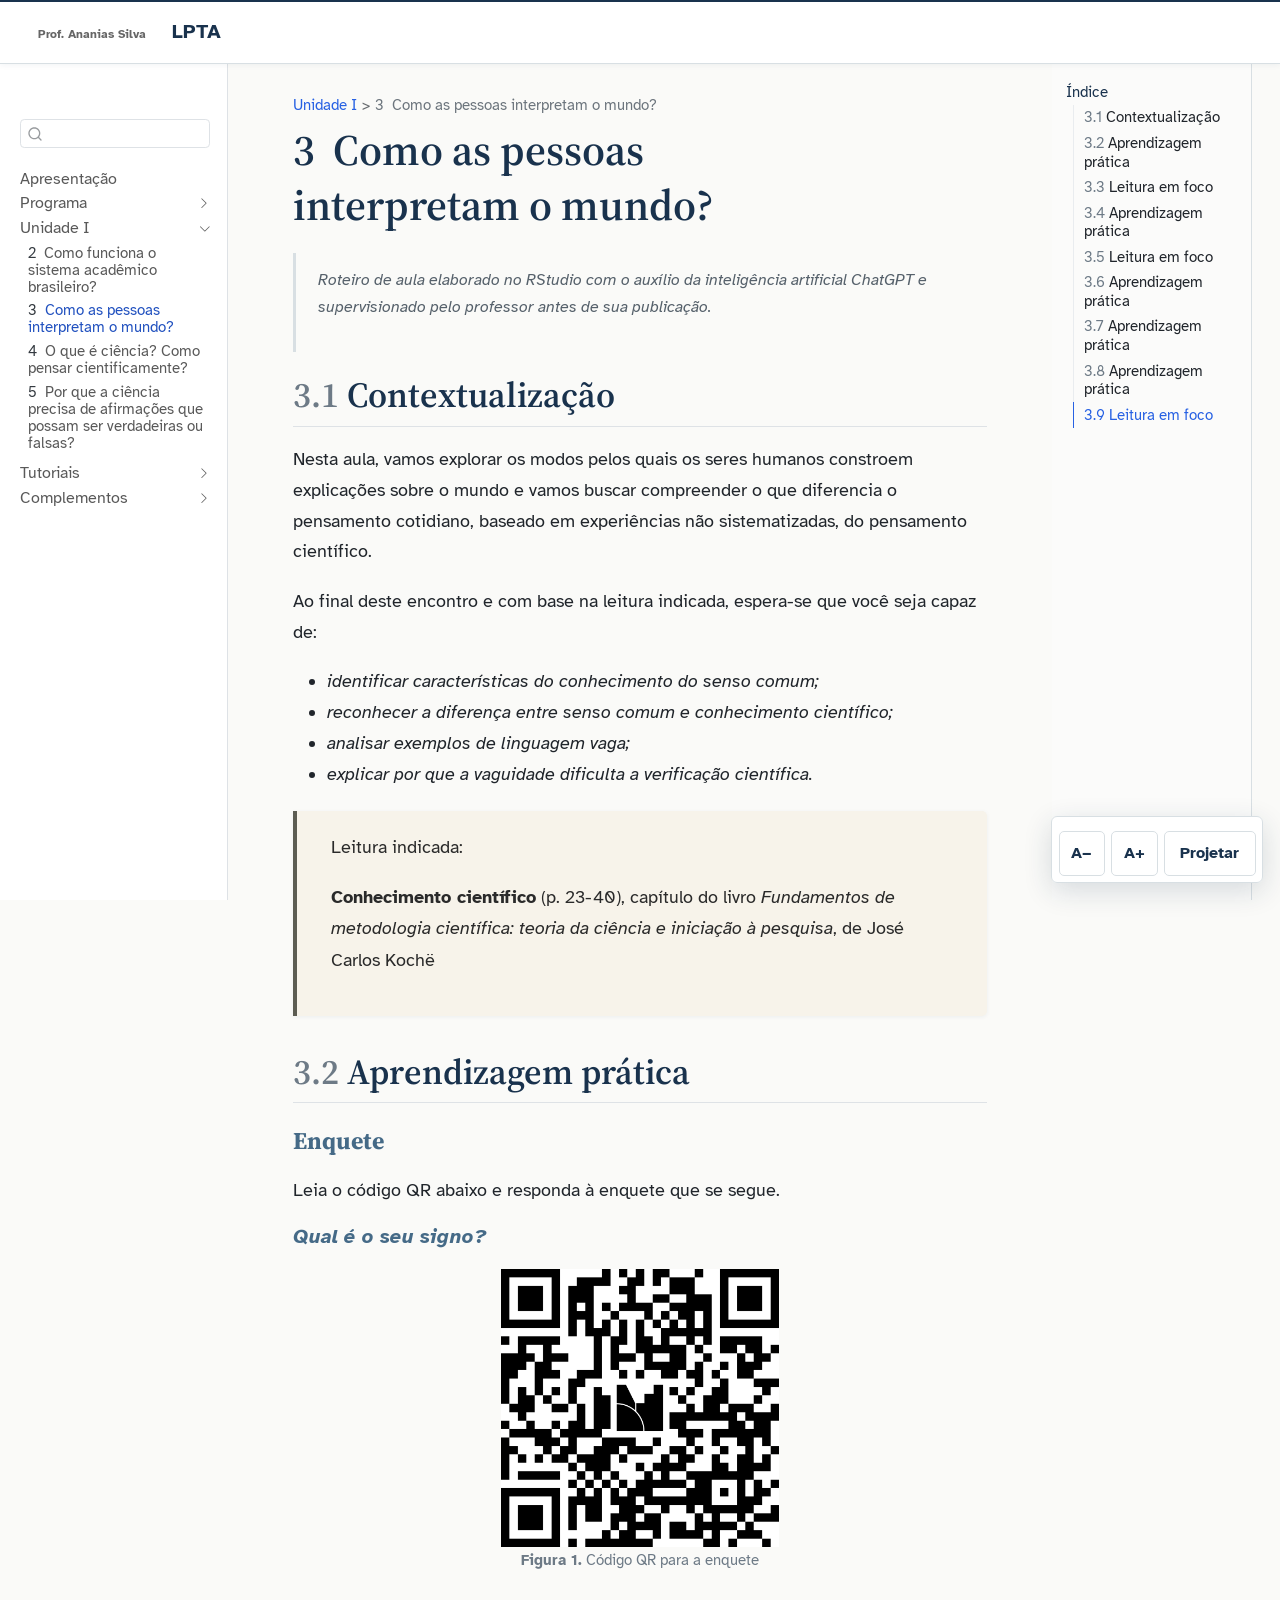
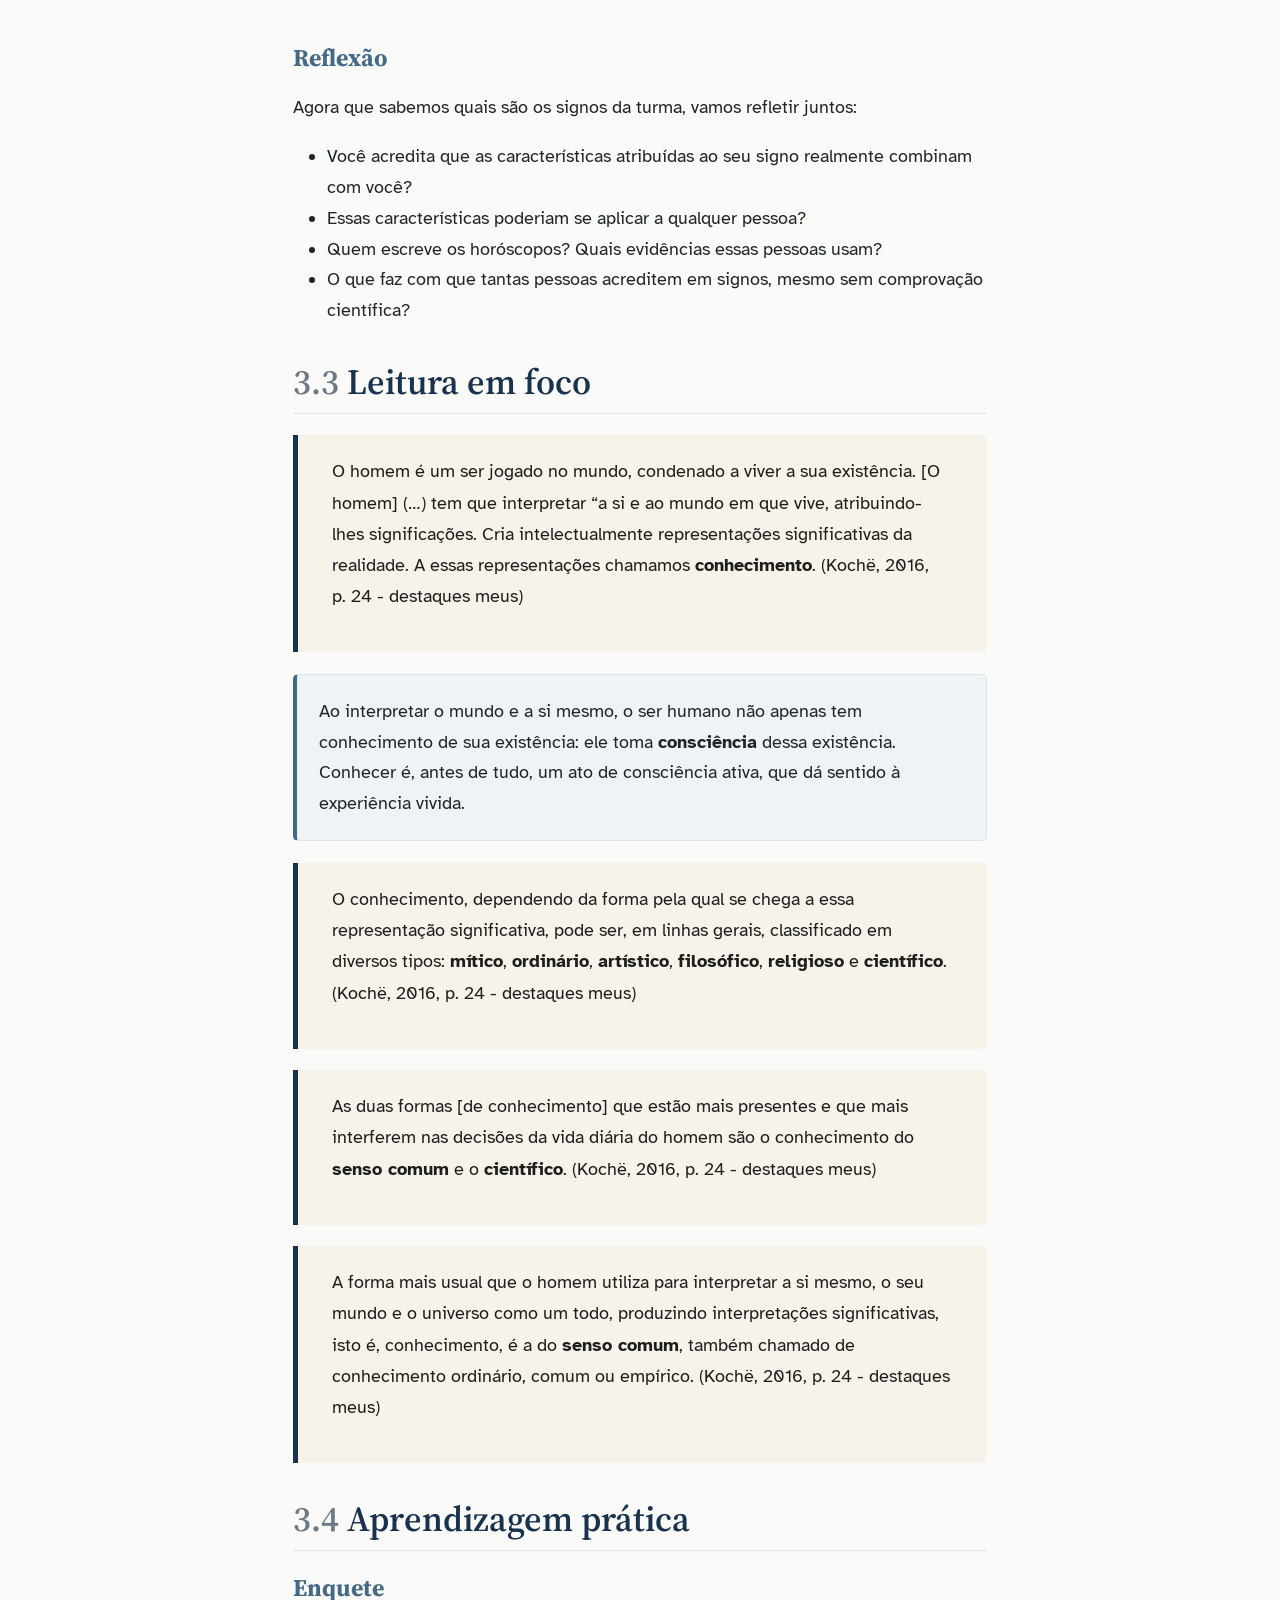
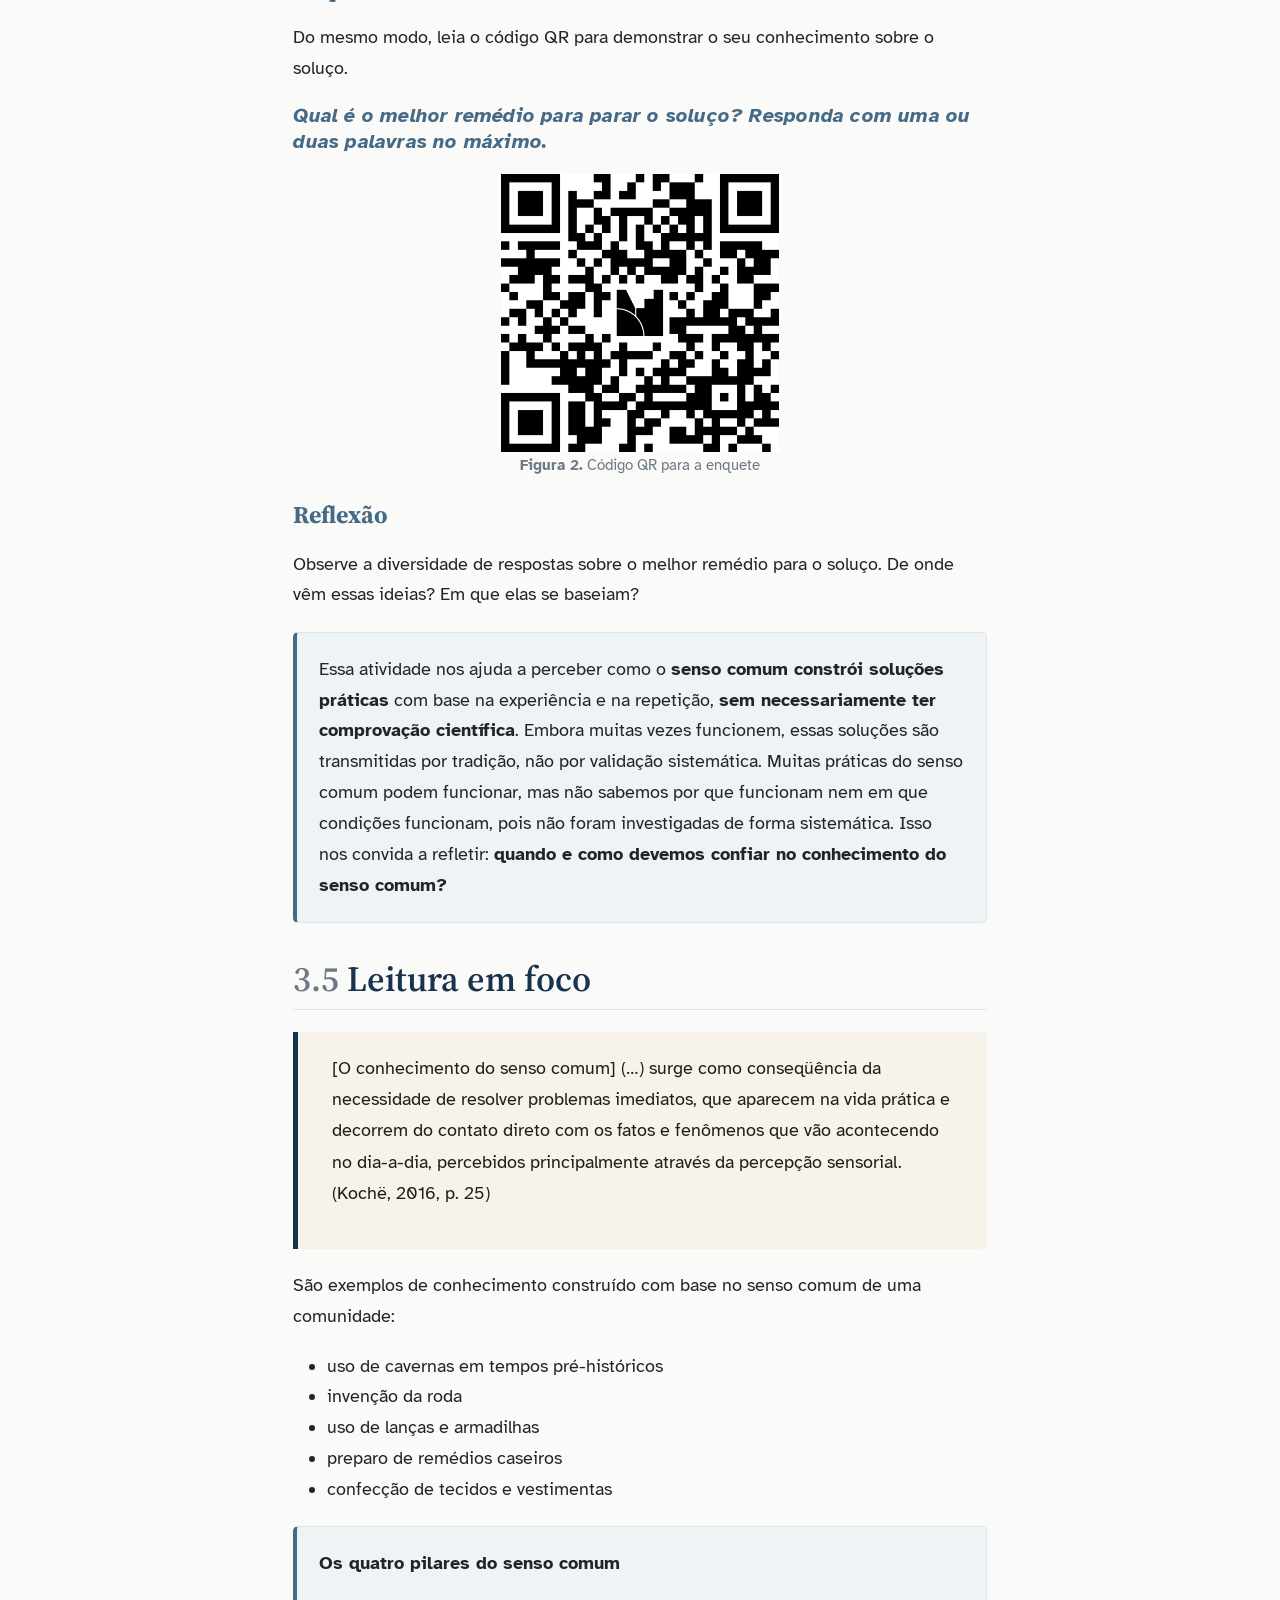
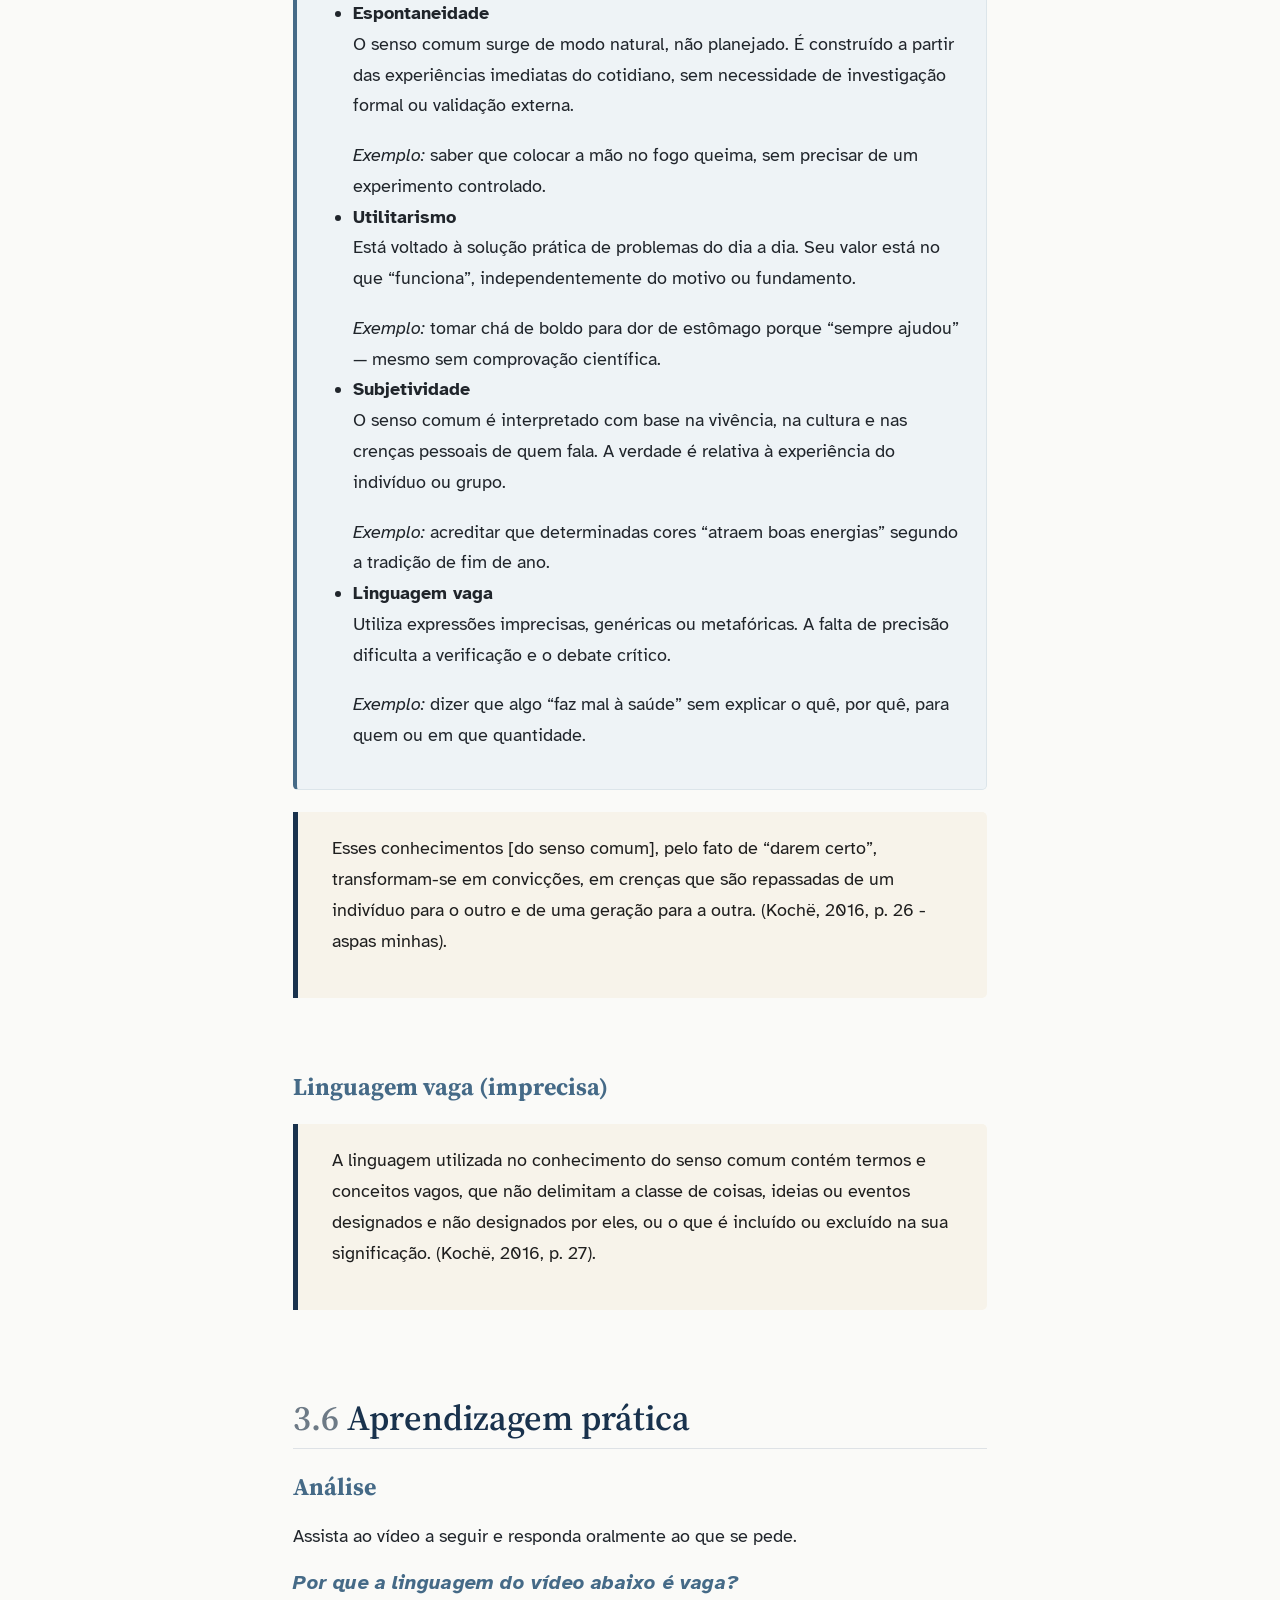
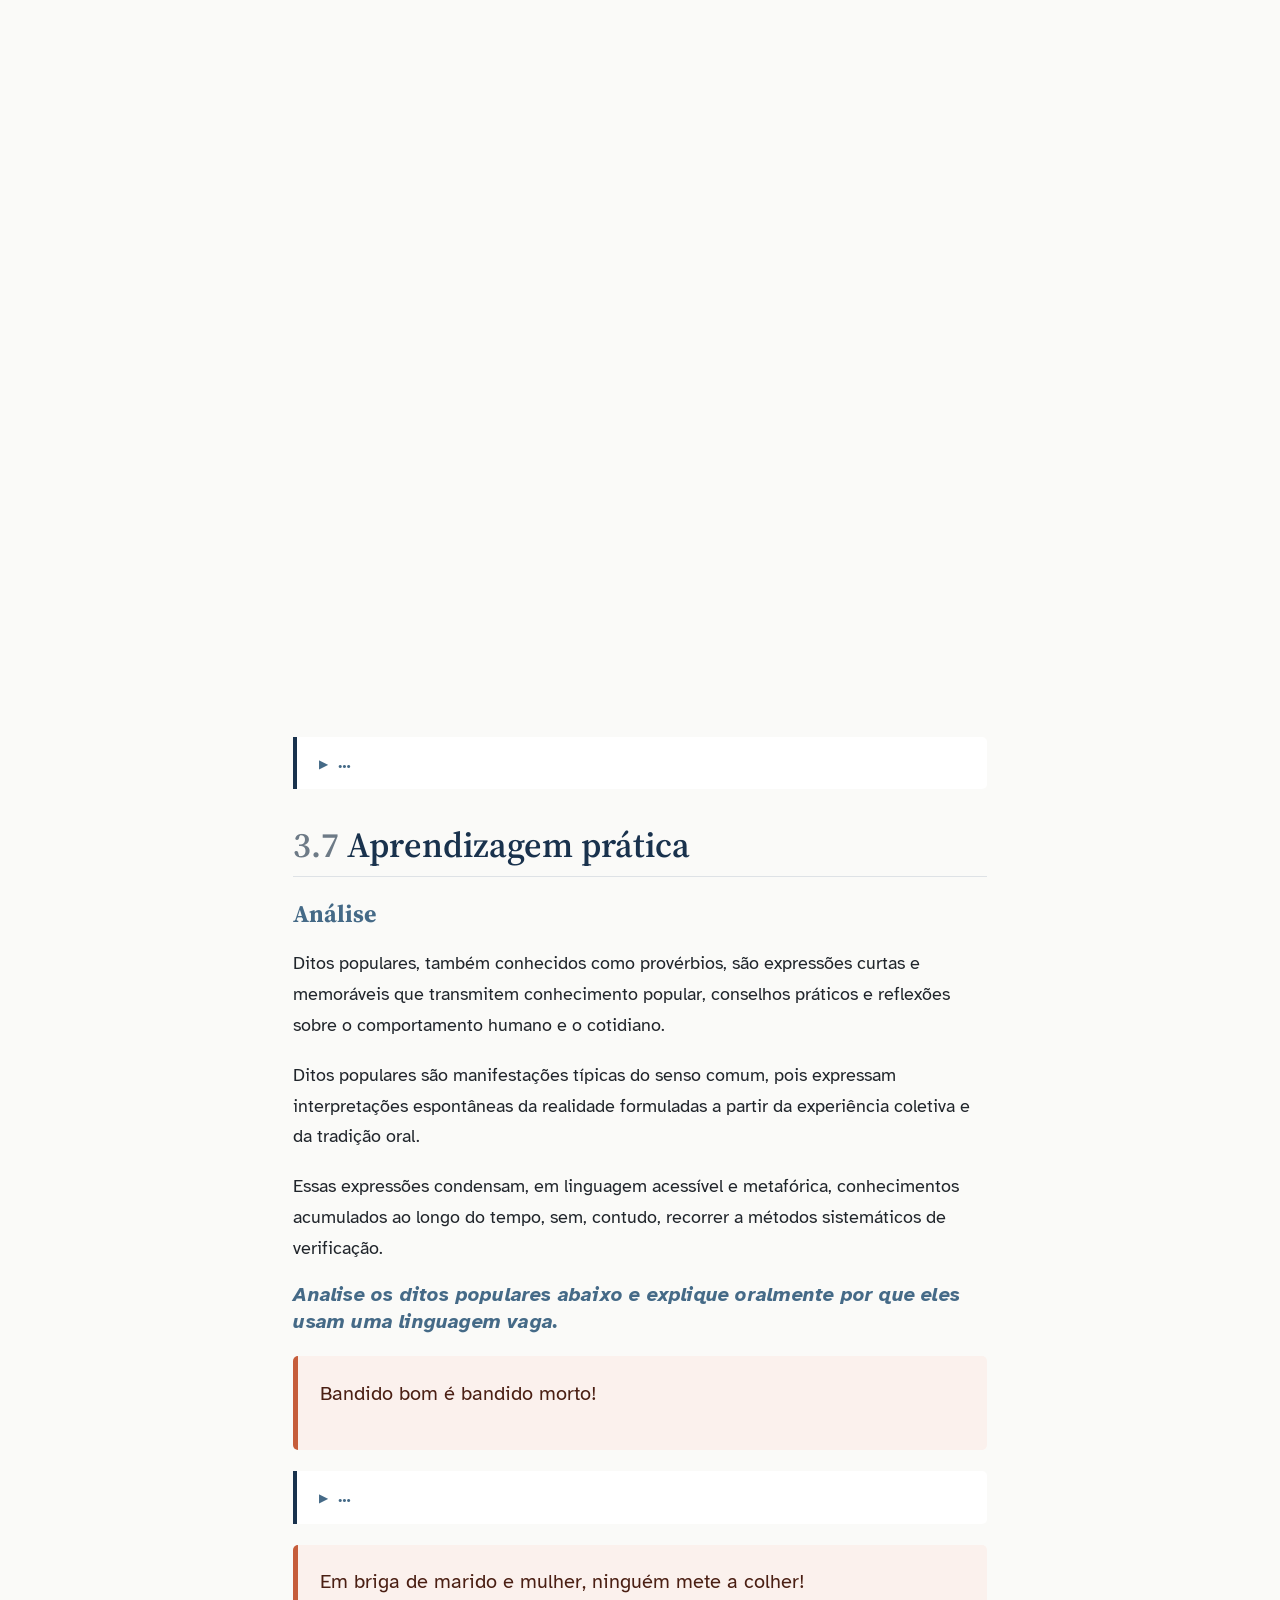
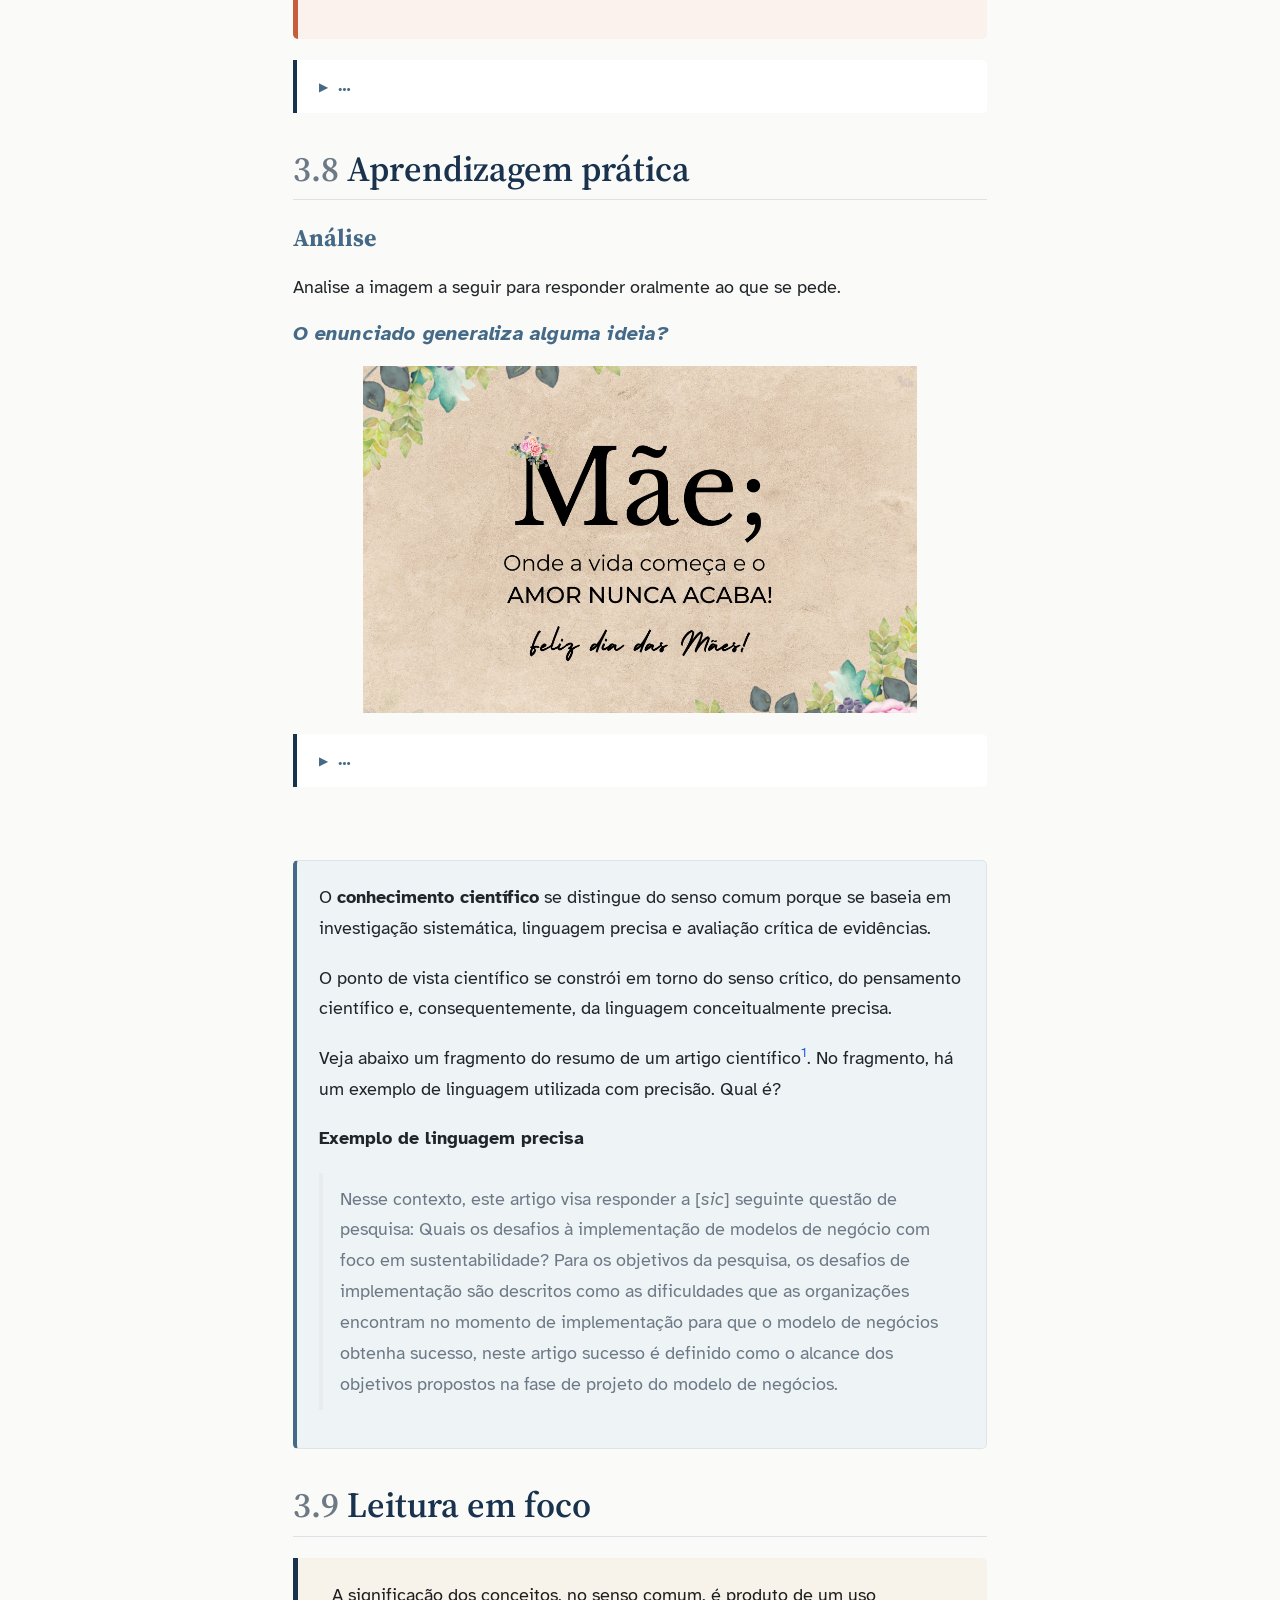
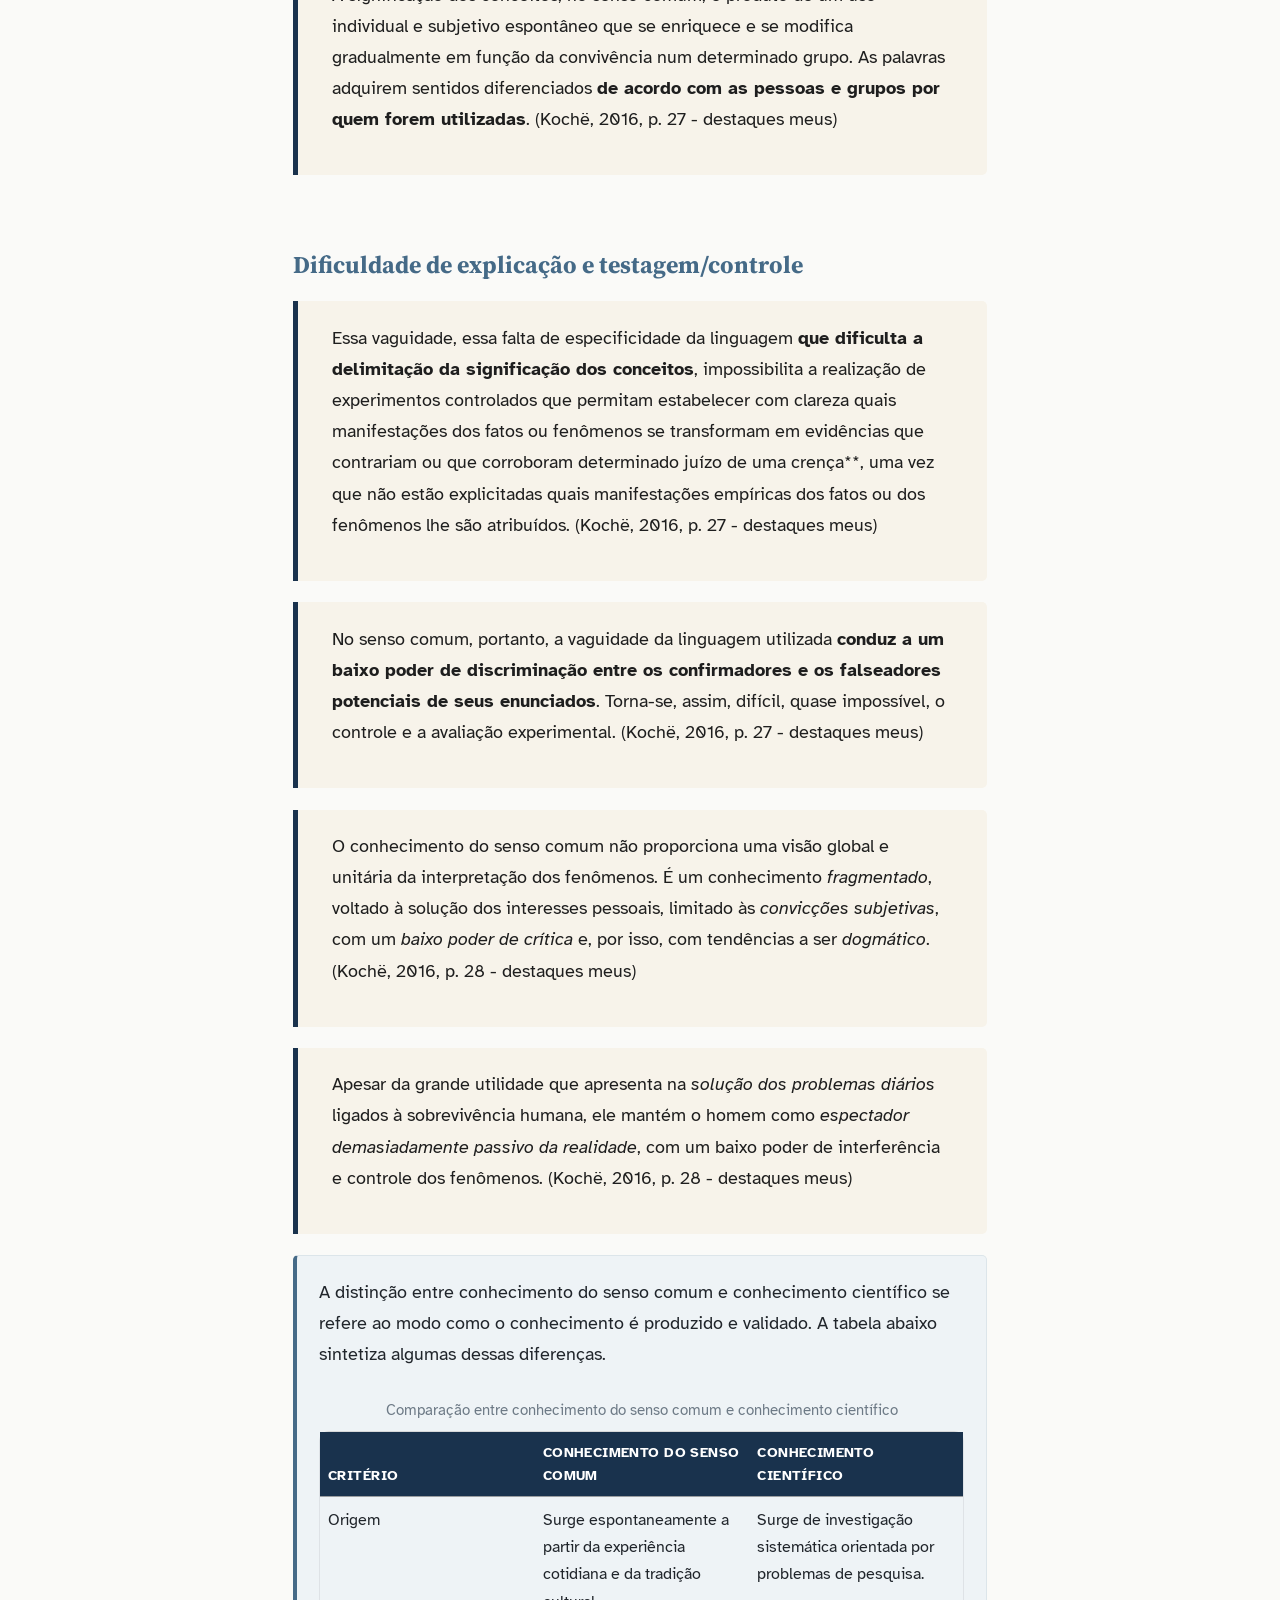
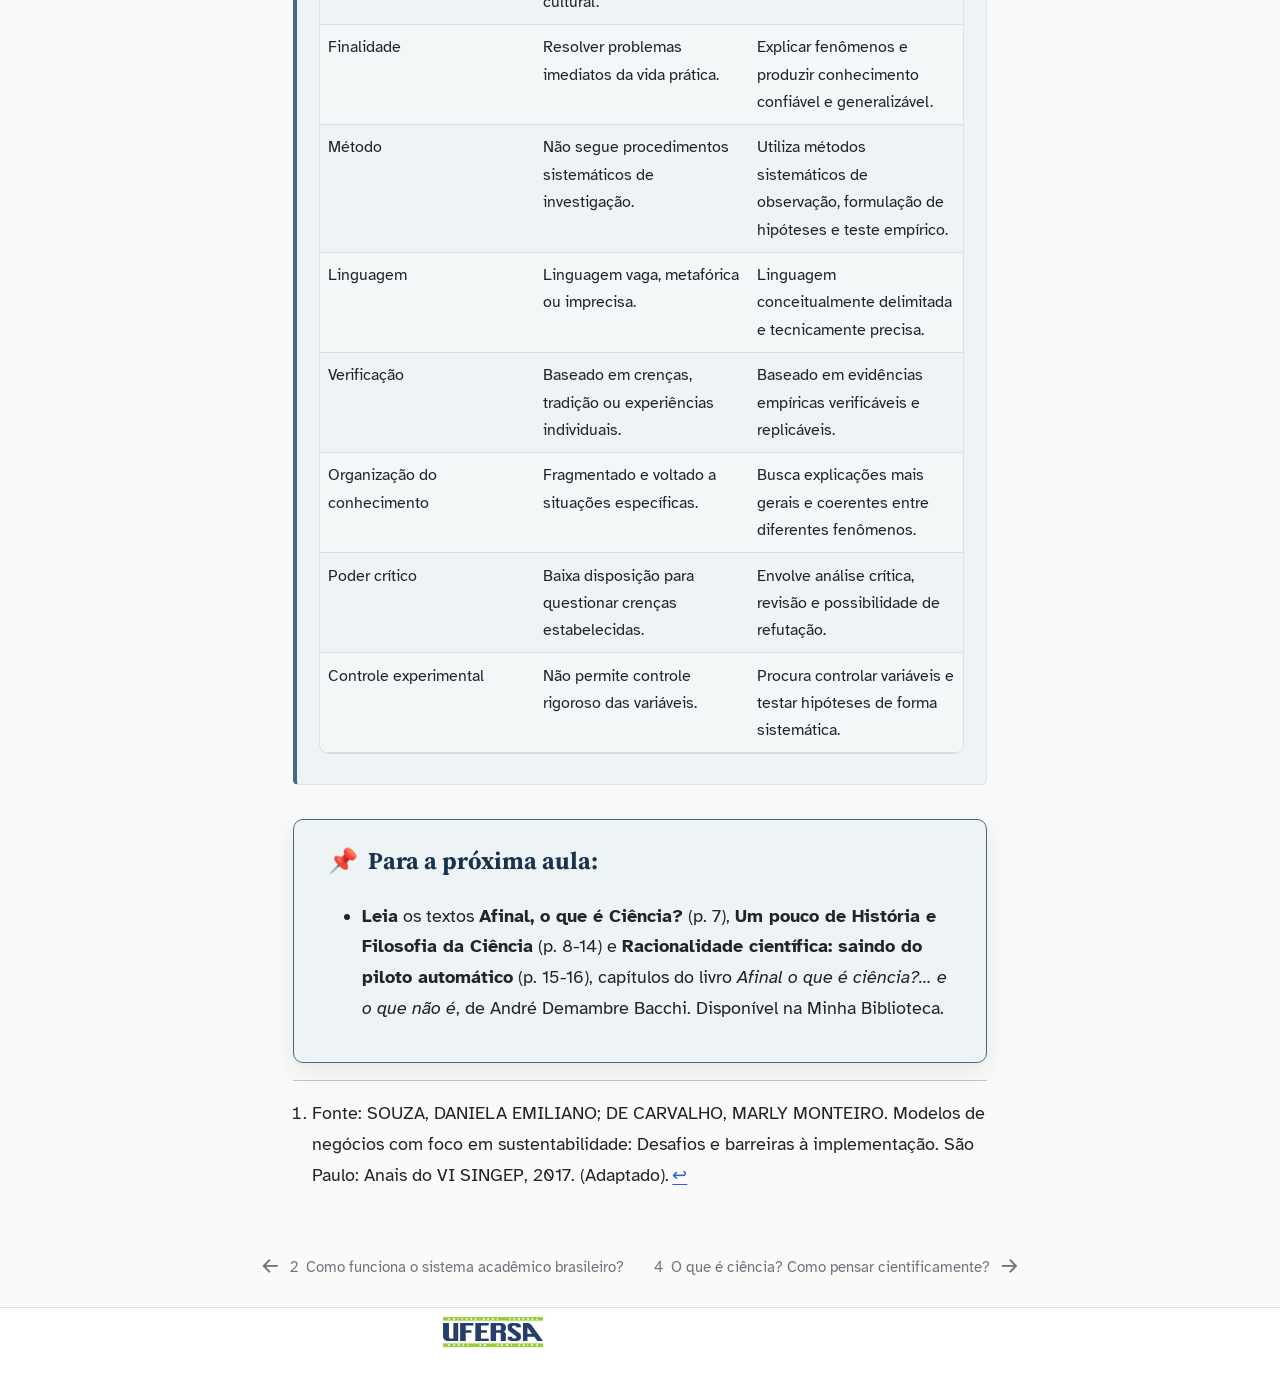
<file: docs/aulas/Aula_2_conhecimentocientifico.html>
<!DOCTYPE html>
<html xmlns="http://www.w3.org/1999/xhtml" lang="en" xml:lang="en"><head>

<meta charset="utf-8">
<meta name="generator" content="quarto-1.8.24">

<meta name="viewport" content="width=device-width, initial-scale=1.0, user-scalable=yes">


<title>3&nbsp; Como as pessoas interpretam o mundo? – LPTA</title>
<style>
code{white-space: pre-wrap;}
span.smallcaps{font-variant: small-caps;}
div.columns{display: flex; gap: min(4vw, 1.5em);}
div.column{flex: auto; overflow-x: auto;}
div.hanging-indent{margin-left: 1.5em; text-indent: -1.5em;}
ul.task-list{list-style: none;}
ul.task-list li input[type="checkbox"] {
  width: 0.8em;
  margin: 0 0.8em 0.2em -1em; /* quarto-specific, see https://github.com/quarto-dev/quarto-cli/issues/4556 */ 
  vertical-align: middle;
}
</style>


<script src="../site_libs/quarto-nav/quarto-nav.js"></script>
<script src="../site_libs/clipboard/clipboard.min.js"></script>
<script src="../site_libs/quarto-search/autocomplete.umd.js"></script>
<script src="../site_libs/quarto-search/fuse.min.js"></script>
<script src="../site_libs/quarto-search/quarto-search.js"></script>
<meta name="quarto:offset" content="../">
<link href="../aulas/Aula_3_ciencia.html" rel="next">
<link href="../aulas/Aula_1_sistemaacademico.html" rel="prev">
<script src="../site_libs/quarto-html/quarto.js" type="module"></script>
<script src="../site_libs/quarto-html/tabsets/tabsets.js" type="module"></script>
<script src="../site_libs/quarto-html/axe/axe-check.js" type="module"></script>
<script src="../site_libs/quarto-html/popper.min.js"></script>
<script src="../site_libs/quarto-html/tippy.umd.min.js"></script>
<script src="../site_libs/quarto-html/anchor.min.js"></script>
<link href="../site_libs/quarto-html/tippy.css" rel="stylesheet">
<link href="../site_libs/quarto-html/quarto-syntax-highlighting-f16cd255ecb5ae9510f6a112aa2ee9ab.css" rel="stylesheet" id="quarto-text-highlighting-styles">
<script src="../site_libs/bootstrap/bootstrap.min.js"></script>
<link href="../site_libs/bootstrap/bootstrap-icons.css" rel="stylesheet">
<link href="../site_libs/bootstrap/bootstrap-8fce5938b24e3c3b5732c8548ccd7f5c.min.css" rel="stylesheet" append-hash="true" id="quarto-bootstrap" data-mode="light">
<script id="quarto-search-options" type="application/json">{
  "location": "sidebar",
  "copy-button": false,
  "collapse-after": 3,
  "panel-placement": "start",
  "type": "textbox",
  "limit": 50,
  "keyboard-shortcut": [
    "f",
    "/",
    "s"
  ],
  "language": {
    "search-no-results-text": "No results",
    "search-matching-documents-text": "matching documents",
    "search-copy-link-title": "Copy link to search",
    "search-hide-matches-text": "Hide additional matches",
    "search-more-match-text": "more match in this document",
    "search-more-matches-text": "more matches in this document",
    "search-clear-button-title": "Clear",
    "search-text-placeholder": "",
    "search-detached-cancel-button-title": "Cancel",
    "search-submit-button-title": "Submit",
    "search-label": "Search"
  }
}</script>
<style>html{ scroll-behavior: smooth; }</style>


<link rel="stylesheet" href="../custom.css">
</head>

<body class="nav-sidebar docked nav-fixed quarto-light">

<div id="quarto-search-results"></div>
  <header id="quarto-header" class="headroom fixed-top">
    <nav class="navbar navbar-expand-lg " data-bs-theme="dark">
      <div class="navbar-container container-fluid">
      <div class="navbar-brand-container mx-auto">
    <a href="../index.html" class="navbar-brand navbar-brand-logo">
    </a>
    <a class="navbar-brand" href="../index.html">
    <span class="navbar-title">LPTA</span>
    </a>
  </div>
          <button class="navbar-toggler" type="button" data-bs-toggle="collapse" data-bs-target="#navbarCollapse" aria-controls="navbarCollapse" role="menu" aria-expanded="false" aria-label="Toggle navigation" onclick="if (window.quartoToggleHeadroom) { window.quartoToggleHeadroom(); }">
  <span class="navbar-toggler-icon"></span>
</button>
          <div class="collapse navbar-collapse" id="navbarCollapse">
            <ul class="navbar-nav navbar-nav-scroll me-auto">
</ul>
          </div> <!-- /navcollapse -->
            <div class="quarto-navbar-tools">
</div>
      </div> <!-- /container-fluid -->
    </nav>
  <nav class="quarto-secondary-nav">
    <div class="container-fluid d-flex">
      <button type="button" class="quarto-btn-toggle btn" data-bs-toggle="collapse" role="button" data-bs-target=".quarto-sidebar-collapse-item" aria-controls="quarto-sidebar" aria-expanded="false" aria-label="Toggle sidebar navigation" onclick="if (window.quartoToggleHeadroom) { window.quartoToggleHeadroom(); }">
        <i class="bi bi-layout-text-sidebar-reverse"></i>
      </button>
        <nav class="quarto-page-breadcrumbs" aria-label="breadcrumb"><ol class="breadcrumb"><li class="breadcrumb-item"><a href="../aulas/Aula_1_sistemaacademico.html">Unidade I</a></li><li class="breadcrumb-item"><a href="../aulas/Aula_2_conhecimentocientifico.html"><span class="chapter-number">3</span>&nbsp; <span class="chapter-title">Como as pessoas interpretam o mundo?</span></a></li></ol></nav>
        <a class="flex-grow-1" role="navigation" data-bs-toggle="collapse" data-bs-target=".quarto-sidebar-collapse-item" aria-controls="quarto-sidebar" aria-expanded="false" aria-label="Toggle sidebar navigation" onclick="if (window.quartoToggleHeadroom) { window.quartoToggleHeadroom(); }">      
        </a>
      <button type="button" class="btn quarto-search-button" aria-label="Search" onclick="window.quartoOpenSearch();">
        <i class="bi bi-search"></i>
      </button>
    </div>
  </nav>
</header>
<!-- content -->
<div id="quarto-content" class="quarto-container page-columns page-rows-contents page-layout-article page-navbar">
<!-- sidebar -->
  <nav id="quarto-sidebar" class="sidebar collapse collapse-horizontal quarto-sidebar-collapse-item sidebar-navigation docked overflow-auto">
    <div class="pt-lg-2 mt-2 text-left sidebar-header sidebar-header-stacked">
      <a href="../index.html" class="sidebar-logo-link">
      </a>
      </div>
        <div class="mt-2 flex-shrink-0 align-items-center">
        <div class="sidebar-search">
        <div id="quarto-search" class="" title="Search"></div>
        </div>
        </div>
    <div class="sidebar-menu-container"> 
    <ul class="list-unstyled mt-1">
        <li class="sidebar-item">
  <div class="sidebar-item-container"> 
  <a href="../index.html" class="sidebar-item-text sidebar-link">
 <span class="menu-text">Apresentação</span></a>
  </div>
</li>
        <li class="sidebar-item sidebar-item-section">
      <div class="sidebar-item-container"> 
            <a class="sidebar-item-text sidebar-link text-start collapsed" data-bs-toggle="collapse" data-bs-target="#quarto-sidebar-section-1" role="navigation" aria-expanded="false">
 <span class="menu-text">Programa</span></a>
          <a class="sidebar-item-toggle text-start collapsed" data-bs-toggle="collapse" data-bs-target="#quarto-sidebar-section-1" role="navigation" aria-expanded="false" aria-label="Toggle section">
            <i class="bi bi-chevron-right ms-2"></i>
          </a> 
      </div>
      <ul id="quarto-sidebar-section-1" class="collapse list-unstyled sidebar-section depth1 ">  
          <li class="sidebar-item">
  <div class="sidebar-item-container"> 
  <a href="../aulas/programa.html" class="sidebar-item-text sidebar-link">
 <span class="menu-text"><span class="chapter-number">1</span>&nbsp; <span class="chapter-title">Como está organizada a disciplina LPTA?</span></span></a>
  </div>
</li>
      </ul>
  </li>
        <li class="sidebar-item sidebar-item-section">
      <div class="sidebar-item-container"> 
            <a class="sidebar-item-text sidebar-link text-start" data-bs-toggle="collapse" data-bs-target="#quarto-sidebar-section-2" role="navigation" aria-expanded="true">
 <span class="menu-text">Unidade I</span></a>
          <a class="sidebar-item-toggle text-start" data-bs-toggle="collapse" data-bs-target="#quarto-sidebar-section-2" role="navigation" aria-expanded="true" aria-label="Toggle section">
            <i class="bi bi-chevron-right ms-2"></i>
          </a> 
      </div>
      <ul id="quarto-sidebar-section-2" class="collapse list-unstyled sidebar-section depth1 show">  
          <li class="sidebar-item">
  <div class="sidebar-item-container"> 
  <a href="../aulas/Aula_1_sistemaacademico.html" class="sidebar-item-text sidebar-link">
 <span class="menu-text"><span class="chapter-number">2</span>&nbsp; <span class="chapter-title">Como funciona o sistema acadêmico brasileiro?</span></span></a>
  </div>
</li>
          <li class="sidebar-item">
  <div class="sidebar-item-container"> 
  <a href="../aulas/Aula_2_conhecimentocientifico.html" class="sidebar-item-text sidebar-link active">
 <span class="menu-text"><span class="chapter-number">3</span>&nbsp; <span class="chapter-title">Como as pessoas interpretam o mundo?</span></span></a>
  </div>
</li>
          <li class="sidebar-item">
  <div class="sidebar-item-container"> 
  <a href="../aulas/Aula_3_ciencia.html" class="sidebar-item-text sidebar-link">
 <span class="menu-text"><span class="chapter-number">4</span>&nbsp; <span class="chapter-title">O que é ciência? Como pensar cientificamente?</span></span></a>
  </div>
</li>
          <li class="sidebar-item">
  <div class="sidebar-item-container"> 
  <a href="../aulas/Aula_4_assercoes_valordeverdade.html" class="sidebar-item-text sidebar-link">
 <span class="menu-text"><span class="chapter-number">5</span>&nbsp; <span class="chapter-title">Por que a ciência precisa de afirmações que possam ser verdadeiras ou falsas?</span></span></a>
  </div>
</li>
      </ul>
  </li>
        <li class="sidebar-item sidebar-item-section">
      <div class="sidebar-item-container"> 
            <a class="sidebar-item-text sidebar-link text-start collapsed" data-bs-toggle="collapse" data-bs-target="#quarto-sidebar-section-3" role="navigation" aria-expanded="false">
 <span class="menu-text">Tutoriais</span></a>
          <a class="sidebar-item-toggle text-start collapsed" data-bs-toggle="collapse" data-bs-target="#quarto-sidebar-section-3" role="navigation" aria-expanded="false" aria-label="Toggle section">
            <i class="bi bi-chevron-right ms-2"></i>
          </a> 
      </div>
      <ul id="quarto-sidebar-section-3" class="collapse list-unstyled sidebar-section depth1 ">  
          <li class="sidebar-item">
  <div class="sidebar-item-container"> 
  <a href="../tutoriais/tutorial_lattes.html" class="sidebar-item-text sidebar-link">
 <span class="menu-text"><span class="chapter-number">6</span>&nbsp; <span class="chapter-title">Currículo Lattes</span></span></a>
  </div>
</li>
      </ul>
  </li>
        <li class="sidebar-item sidebar-item-section">
      <div class="sidebar-item-container"> 
            <a class="sidebar-item-text sidebar-link text-start collapsed" data-bs-toggle="collapse" data-bs-target="#quarto-sidebar-section-4" role="navigation" aria-expanded="false">
 <span class="menu-text">Complementos</span></a>
          <a class="sidebar-item-toggle text-start collapsed" data-bs-toggle="collapse" data-bs-target="#quarto-sidebar-section-4" role="navigation" aria-expanded="false" aria-label="Toggle section">
            <i class="bi bi-chevron-right ms-2"></i>
          </a> 
      </div>
      <ul id="quarto-sidebar-section-4" class="collapse list-unstyled sidebar-section depth1 ">  
          <li class="sidebar-item">
  <div class="sidebar-item-container"> 
  <a href="../complementos/complemento_crono.html" class="sidebar-item-text sidebar-link">
 <span class="menu-text"><span class="chapter-number">7</span>&nbsp; <span class="chapter-title">Cronograma de aulas</span></span></a>
  </div>
</li>
      </ul>
  </li>
    </ul>
    </div>
</nav>
<div id="quarto-sidebar-glass" class="quarto-sidebar-collapse-item" data-bs-toggle="collapse" data-bs-target=".quarto-sidebar-collapse-item"></div>
<!-- margin-sidebar -->
    <div id="quarto-margin-sidebar" class="sidebar margin-sidebar">
        <nav id="TOC" role="doc-toc" class="toc-active">
    <h2 id="toc-title">Índice</h2>
   
  <ul>
  <li><a href="#contextualização" id="toc-contextualização" class="nav-link active" data-scroll-target="#contextualização"><span class="header-section-number">3.1</span> Contextualização</a></li>
  <li><a href="#aprendizagem-prática" id="toc-aprendizagem-prática" class="nav-link" data-scroll-target="#aprendizagem-prática"><span class="header-section-number">3.2</span> Aprendizagem prática</a></li>
  <li><a href="#leitura-em-foco" id="toc-leitura-em-foco" class="nav-link" data-scroll-target="#leitura-em-foco"><span class="header-section-number">3.3</span> Leitura em foco</a></li>
  <li><a href="#aprendizagem-prática-1" id="toc-aprendizagem-prática-1" class="nav-link" data-scroll-target="#aprendizagem-prática-1"><span class="header-section-number">3.4</span> Aprendizagem prática</a></li>
  <li><a href="#leitura-em-foco-1" id="toc-leitura-em-foco-1" class="nav-link" data-scroll-target="#leitura-em-foco-1"><span class="header-section-number">3.5</span> Leitura em foco</a></li>
  <li><a href="#aprendizagem-prática-2" id="toc-aprendizagem-prática-2" class="nav-link" data-scroll-target="#aprendizagem-prática-2"><span class="header-section-number">3.6</span> Aprendizagem prática</a></li>
  <li><a href="#aprendizagem-prática-3" id="toc-aprendizagem-prática-3" class="nav-link" data-scroll-target="#aprendizagem-prática-3"><span class="header-section-number">3.7</span> Aprendizagem prática</a></li>
  <li><a href="#aprendizagem-prática-4" id="toc-aprendizagem-prática-4" class="nav-link" data-scroll-target="#aprendizagem-prática-4"><span class="header-section-number">3.8</span> Aprendizagem prática</a></li>
  <li><a href="#leitura-em-foco-2" id="toc-leitura-em-foco-2" class="nav-link" data-scroll-target="#leitura-em-foco-2"><span class="header-section-number">3.9</span> Leitura em foco</a></li>
  </ul>
</nav>
    </div>
<!-- main -->
<main class="content" id="quarto-document-content">

<header id="title-block-header" class="quarto-title-block default"><nav class="quarto-page-breadcrumbs quarto-title-breadcrumbs d-none d-lg-block" aria-label="breadcrumb"><ol class="breadcrumb"><li class="breadcrumb-item"><a href="../aulas/Aula_1_sistemaacademico.html">Unidade I</a></li><li class="breadcrumb-item"><a href="../aulas/Aula_2_conhecimentocientifico.html"><span class="chapter-number">3</span>&nbsp; <span class="chapter-title">Como as pessoas interpretam o mundo?</span></a></li></ol></nav>
<div class="quarto-title">
<h1 class="title"><span class="chapter-number">3</span>&nbsp; <span class="chapter-title">Como as pessoas interpretam o mundo?</span></h1>
</div>



<div class="quarto-title-meta">

    
  
    
  </div>
  


</header>


<div class="nota-secundaria">
<p>Roteiro de aula elaborado no RStudio com o auxílio da inteligência artificial ChatGPT e supervisionado pelo professor antes de sua publicação.</p>
</div>
<section id="contextualização" class="level2" data-number="3.1">
<h2 data-number="3.1" class="anchored" data-anchor-id="contextualização"><span class="header-section-number">3.1</span> Contextualização</h2>
<p>Nesta aula, vamos explorar os modos pelos quais os seres humanos constroem explicações sobre o mundo e vamos buscar compreender o que diferencia o pensamento cotidiano, baseado em experiências não sistematizadas, do pensamento científico.</p>
<p>Ao final deste encontro e com base na leitura indicada, espera-se que você seja capaz de:</p>
<ul>
<li><em>identificar características do conhecimento do senso comum;</em></li>
<li><em>reconhecer a diferença entre senso comum e conhecimento científico;</em></li>
<li><em>analisar exemplos de linguagem vaga;</em></li>
<li><em>explicar por que a vaguidade dificulta a verificação científica.</em></li>
</ul>
<div class="leitura">
<p>Leitura indicada:</p>
<p><strong>Conhecimento científico</strong> (p.&nbsp;23-40), capítulo do livro <em>Fundamentos de metodologia científica: teoria da ciência e iniciação à pesquisa</em>, de José Carlos Kochë</p>
</div>
</section>
<section id="aprendizagem-prática" class="level2" data-number="3.2">
<h2 data-number="3.2" class="anchored" data-anchor-id="aprendizagem-prática"><span class="header-section-number">3.2</span> Aprendizagem prática</h2>
<div class="subtitulo-nao-numerado">
<p>Enquete</p>
</div>
<p>Leia o código QR abaixo e responda à enquete que se segue.</p>
<div class="subsubtitulo-nao-numerado">
<p>Qual é o seu signo?</p>
</div>
<figure style="text-align: center;" class="figure">
  <img src="../img/horoscopo_qrcode_docs.google.com.png" style="width:40%; display:block; margin:auto;" alt="QR code da enquete" class="figure-img">
  <figcaption><strong>Figura 1.</strong> Código QR para a enquete</figcaption>
</figure>
<!--
```{=html}
<div style="position: relative; padding-bottom: 56.25%; height: 0; overflow: hidden;">
  <iframe
    src="https://docs.google.com/forms/d/e/1FAIpQLSflOiaMnKWG7To4KXCTAhXZ6mCn5QlGbaPbSrZPP3qjMnT-oQ/viewform?embedded=true"
    frameborder="0"
    marginheight="0"
    marginwidth="0"
    style="position: absolute; top: 0; left: 0; width: 100%; height: 100%;">
    Carregando…
  </iframe>
</div>
```
-->
<p><br></p>
<!--
```{=html}
<div style="text-align:center; margin: 1.2em 0;">
  <a href="https://docs.google.com/forms/d/e/1FAIpQLSflOiaMnKWG7To4KXCTAhXZ6mCn5QlGbaPbSrZPP3qjMnT-oQ/viewform"
     target="_blank"
     style="
       display:inline-block;
       padding:12px 17px;              /* ~20% maior que 10x14 */
       border:2px solid #2b6cb0;       /* mais destaque */
       border-radius:10px;
       text-decoration:none;
       font-weight:700;
       font-size:1.2em;                /* +20% */
       background:#2b6cb0;             /* botão preenchido */
       color:#ffffff;
       box-shadow:0 6px 14px rgba(0,0,0,0.18);
     ">
    Ver respostas
  </a>
</div>
```
-->
<div class="subtitulo-nao-numerado">
<p>Reflexão</p>
</div>
<p>Agora que sabemos quais são os signos da turma, vamos refletir juntos:</p>
<ul>
<li>Você acredita que as características atribuídas ao seu signo realmente combinam com você?</li>
<li>Essas características poderiam se aplicar a qualquer pessoa?</li>
<li>Quem escreve os horóscopos? Quais evidências essas pessoas usam?</li>
<li>O que faz com que tantas pessoas acreditem em signos, mesmo sem comprovação científica?</li>
</ul>
</section>
<section id="leitura-em-foco" class="level2" data-number="3.3">
<h2 data-number="3.3" class="anchored" data-anchor-id="leitura-em-foco"><span class="header-section-number">3.3</span> Leitura em foco</h2>
<div class="citacao">
<p>O homem é um ser jogado no mundo, condenado a viver a sua existência. [O homem] (…) tem que interpretar “a si e ao mundo em que vive, atribuindo-lhes significações. Cria intelectualmente representações significativas da realidade. A essas representações chamamos <strong>conhecimento</strong>. (Kochë, 2016, p.&nbsp;24 - destaques meus)</p>
</div>
<div class="destaque">
<p>Ao interpretar o mundo e a si mesmo, o ser humano não apenas tem conhecimento de sua existência: ele toma <strong>consciência</strong> dessa existência. Conhecer é, antes de tudo, um ato de consciência ativa, que dá sentido à experiência vivida.</p>
</div>
<div class="citacao">
<p>O conhecimento, dependendo da forma pela qual se chega a essa representação significativa, pode ser, em linhas gerais, classificado em diversos tipos: <strong>mítico</strong>, <strong>ordinário</strong>, <strong>artístico</strong>, <strong>filosófico</strong>, <strong>religioso</strong> e <strong>científico</strong>. (Kochë, 2016, p.&nbsp;24 - destaques meus)</p>
</div>
<div class="citacao">
<p>As duas formas [de conhecimento] que estão mais presentes e que mais interferem nas decisões da vida diária do homem são o conhecimento do <strong>senso comum</strong> e o <strong>científico</strong>. (Kochë, 2016, p.&nbsp;24 - destaques meus)</p>
</div>
<div class="citacao">
<p>A forma mais usual que o homem utiliza para interpretar a si mesmo, o seu mundo e o universo como um todo, produzindo interpretações significativas, isto é, conhecimento, é a do <strong>senso comum</strong>, também chamado de conhecimento ordinário, comum ou empírico. (Kochë, 2016, p.&nbsp;24 - destaques meus)</p>
</div>
</section>
<section id="aprendizagem-prática-1" class="level2" data-number="3.4">
<h2 data-number="3.4" class="anchored" data-anchor-id="aprendizagem-prática-1"><span class="header-section-number">3.4</span> Aprendizagem prática</h2>
<div class="subtitulo-nao-numerado">
<p>Enquete</p>
</div>
<p>Do mesmo modo, leia o código QR para demonstrar o seu conhecimento sobre o soluço.</p>
<div class="subsubtitulo-nao-numerado">
<p>Qual é o melhor remédio para parar o soluço? Responda com uma ou duas palavras no máximo.</p>
</div>
<figure style="text-align: center;" class="figure">
  <img src="../img/soluco_qrcode_docs.google.com.png" style="width:40%; display:block; margin:auto;" alt="QR code da enquete do soluço" class="figure-img">
  <figcaption><strong>Figura 2.</strong> Código QR para a enquete</figcaption>
</figure>
<!--
```{=html}
<div style="position: relative; padding-bottom: 56.25%; height: 0; overflow: hidden;">
  <iframe
    src="https://docs.google.com/forms/d/e/1FAIpQLSc2xe_KMDhYWBo5diyNmFnXB1h1tvd-wi9ACsefoCy_numXPQ/viewform?embedded=true"
    frameborder="0"
    marginheight="0"
    marginwidth="0"
    style="position: absolute; top: 0; left: 0; width: 100%; height: 100%;">
    Carregando…
  </iframe>
</div>
```

</br>

```{=html}
<div style="text-align:center; margin: 1.2em 0;">
  <a href="https://docs.google.com/forms/d/e/1FAIpQLSc2xe_KMDhYWBo5diyNmFnXB1h1tvd-wi9ACsefoCy_numXPQ/viewform"
     target="_blank"
     style="
       display:inline-block;
       padding:12px 17px;
       border:2px solid #2b6cb0;
       border-radius:10px;
       text-decoration:none;
       font-weight:700;
       font-size:1.2em;
       background:#2b6cb0;
       color:#ffffff;
       box-shadow:0 6px 14px rgba(0,0,0,0.18);
     ">
    Ver respostas
  </a>
</div>
```
-->
<div class="subtitulo-nao-numerado">
<p>Reflexão</p>
</div>
<p>Observe a diversidade de respostas sobre o melhor remédio para o soluço. De onde vêm essas ideias? Em que elas se baseiam?</p>
<div class="destaque">
<p>Essa atividade nos ajuda a perceber como o <strong>senso comum constrói soluções práticas</strong> com base na experiência e na repetição, <strong>sem necessariamente ter comprovação científica</strong>. Embora muitas vezes funcionem, essas soluções são transmitidas por tradição, não por validação sistemática. Muitas práticas do senso comum podem funcionar, mas não sabemos por que funcionam nem em que condições funcionam, pois não foram investigadas de forma sistemática. Isso nos convida a refletir: <strong>quando e como devemos confiar no conhecimento do senso comum?</strong></p>
</div>
</section>
<section id="leitura-em-foco-1" class="level2" data-number="3.5">
<h2 data-number="3.5" class="anchored" data-anchor-id="leitura-em-foco-1"><span class="header-section-number">3.5</span> Leitura em foco</h2>
<div class="citacao">
<p>[O conhecimento do senso comum] (…) surge como conseqüência da necessidade de resolver problemas imediatos, que aparecem na vida prática e decorrem do contato direto com os fa­tos e fenômenos que vão acontecendo no dia-a-dia, percebidos principalmente através da percepção sensorial. (Kochë, 2016, p.&nbsp;25)</p>
</div>
<p>São exemplos de conhecimento construído com base no senso comum de uma comunidade:</p>
<ul>
<li>uso de cavernas em tempos pré-históricos</li>
<li>invenção da roda</li>
<li>uso de lanças e armadilhas</li>
<li>preparo de remédios caseiros</li>
<li>confecção de tecidos e vestimentas</li>
</ul>
<div class="destaque">
<p><strong>Os quatro pilares do senso comum</strong></p>
<ul>
<li><p><strong>Espontaneidade</strong><br>
O senso comum surge de modo natural, não planejado. É construído a partir das experiências imediatas do cotidiano, sem necessidade de investigação formal ou validação externa.</p>
<p><em>Exemplo:</em> saber que colocar a mão no fogo queima, sem precisar de um experimento controlado.</p></li>
<li><p><strong>Utilitarismo</strong><br>
Está voltado à solução prática de problemas do dia a dia. Seu valor está no que “funciona”, independentemente do motivo ou fundamento.</p>
<p><em>Exemplo:</em> tomar chá de boldo para dor de estômago porque “sempre ajudou” — mesmo sem comprovação científica.</p></li>
<li><p><strong>Subjetividade</strong><br>
O senso comum é interpretado com base na vivência, na cultura e nas crenças pessoais de quem fala. A verdade é relativa à experiência do indivíduo ou grupo.</p>
<p><em>Exemplo:</em> acreditar que determinadas cores “atraem boas energias” segundo a tradição de fim de ano.</p></li>
<li><p><strong>Linguagem vaga</strong><br>
Utiliza expressões imprecisas, genéricas ou metafóricas. A falta de precisão dificulta a verificação e o debate crítico.</p>
<p><em>Exemplo:</em> dizer que algo “faz mal à saúde” sem explicar o quê, por quê, para quem ou em que quantidade.</p></li>
</ul>
</div>
<div class="citacao">
<p>Esses conhecimentos [do senso comum], pelo fato de “darem certo”, transformam-se em convicções, em crenças que são repassadas de um indivíduo para o outro e de uma geração para a outra. (Kochë, 2016, p.&nbsp;26 - aspas minhas).</p>
</div>
<p><br></p>
<div class="subtitulo-nao-numerado">
<p>Linguagem vaga (imprecisa)</p>
</div>
<div class="citacao">
<p>A linguagem utilizada no conhecimento do senso comum contém termos e conceitos vagos, que não delimitam a classe de coisas, ideias ou eventos designados e não designados por eles, ou o que é incluído ou excluído na sua significação. (Kochë, 2016, p.&nbsp;27).</p>
</div>
<p><br></p>
</section>
<section id="aprendizagem-prática-2" class="level2" data-number="3.6">
<h2 data-number="3.6" class="anchored" data-anchor-id="aprendizagem-prática-2"><span class="header-section-number">3.6</span> Aprendizagem prática</h2>
<div class="subtitulo-nao-numerado">
<p>Análise</p>
</div>
<p>Assista ao vídeo a seguir e responda oralmente ao que se pede.</p>
<div class="subsubtitulo-nao-numerado">
<p>Por que a linguagem do vídeo abaixo é vaga?</p>
</div>
<div style="display: flex; justify-content: center; margin-top: 1rem; margin-bottom: 1rem;">
  <iframe width="384" height="682" src="https://www.youtube.com/embed/5bUinWYq9YY" title="QUEDA DE CABELO NUNCA MAIS 1 INGREDIENTE" frameborder="0" allow="accelerometer; autoplay; clipboard-write; encrypted-media; gyroscope; picture-in-picture; web-share" referrerpolicy="strict-origin-when-cross-origin" allowfullscreen="">
  </iframe>
</div>
<!-- Aqui começa o campo de respostas-->
<details class="resposta-escondida">
<summary>
…
</summary>
<p>A linguagem utilizada no vídeo pode ser considerada vaga por diversos motivos:</p>
<ul>
<li><p>Medidas imprecisas: O vídeo instrui o uso de “aproximadamente uns cinco dedinhos de gengibre” e, se for “mais grossinho”, “quatro dedos só”. As medidas de “dedinhos” e “dedos” são altamente subjetivas e variam de pessoa para pessoa, tornando a quantidade exata do ingrediente ambígua e difícil de replicar consistentemente.</p></li>
<li><p>Termos relativos sobre custo e localização: A descrição de que o ingrediente “se você não tem aí na sua casa tem pertinho de você e custa bem baratinho” usa termos como “pertinho de você” e “bem baratinho”. Esses termos são relativos e podem significar coisas diferentes para indivíduos em diferentes contextos geográficos ou financeiros, não oferecendo uma informação concreta.</p></li>
<li><p>Afirmações absolutas e sem qualificação: A promessa de que “seus problemas de queda de cabelo de seborreia e de caspa vão acabar” é uma afirmação muito forte e absoluta. Tal linguagem não permite exceções, variações de resultados ou diferentes graus de eficácia, o que pode ser irrealista e sem base em dados científicos objetivos.</p></li>
</ul>
</details>
<!-- Aqui encerra o campo de respostas-->
</section>
<section id="aprendizagem-prática-3" class="level2" data-number="3.7">
<h2 data-number="3.7" class="anchored" data-anchor-id="aprendizagem-prática-3"><span class="header-section-number">3.7</span> Aprendizagem prática</h2>
<div class="subtitulo-nao-numerado">
<p>Análise</p>
</div>
<p>Ditos populares, também conhecidos como provérbios, são expressões curtas e memoráveis que transmitem conhecimento popular, conselhos práticos e reflexões sobre o comportamento humano e o cotidiano.</p>
<p>Ditos populares são manifestações típicas do senso comum, pois expressam interpretações espontâneas da realidade formuladas a partir da experiência coletiva e da tradição oral.</p>
<p>Essas expressões condensam, em linguagem acessível e metafórica, conhecimentos acumulados ao longo do tempo, sem, contudo, recorrer a métodos sistemáticos de verificação.</p>
<div class="subsubtitulo-nao-numerado">
<p>Analise os ditos populares abaixo e explique oralmente por que eles usam uma linguagem vaga.</p>
</div>
<div class="enfase">
<p>Bandido bom é bandido morto!</p>
</div>
<!-- Aqui começa o campo de respostas-->
<details class="resposta-escondida">
<summary>
…
</summary>
<p>A linguagem utilizada no vídeo pode ser considerada vaga por diversos motivos:</p>
<ul>
<li><p>Termo impreciso e genérico: “bandido”<br>
A palavra “bandido” não tem, no dito, uma definição clara. Pode se referir a criminosos de diferentes tipos, a pessoas acusadas (mas não julgadas) ou até mesmo a indivíduos rotulados socialmente como marginais, sem respaldo jurídico. Essa vaguidade abre margem para interpretações arbitrárias e discriminatórias.</p></li>
<li><p>Ausência de critérios objetivos<br>
Não há definição de quem julga, nem com base em que critérios se define quem é bom ou quem é bandido. A expressão ignora a complexidade das situações, dos contextos sociais e jurídicos envolvidos, e desconsidera princípios fundamentais como o direito à ampla defesa e ao devido processo legal.</p></li>
<li><p>Apelo emocional e moralizante<br>
A frase se apoia em um julgamento moral absoluto, típico do senso comum, e não admite exceções ou análises racionais. É uma simplificação extrema de uma questão complexa e serve muito mais para reforçar sentimentos de medo, revolta ou desejo de justiça sumária, do que para promover reflexão crítica.</p></li>
<li><p>Ausência de base empírica ou científica<br>
Não há comprovação de que matar alguém considerado bandido contribua para resolver problemas estruturais relacionados à criminalidade. Ao contrário, esse tipo de discurso pode fomentar a violência e a desumanização.</p></li>
</ul>
</details>
<!-- Aqui encerra o campo de respostas-->
<div class="enfase">
<p>Em briga de marido e mulher, ninguém mete a colher!</p>
</div>
<!-- Aqui começa o campo de respostas-->
<details class="resposta-escondida">
<summary>
…
</summary>
<p>Podemos dizer que o dito “Em briga de marido e mulher, ninguém mete a colher!” apresenta uma linguagem vaga porque os termos “briga”, “marido e mulher” e “meter a colher” são ambíguos, subjetivos e culturalmente condicionados.</p>
<p>– “Briga” pode significar desde uma simples discussão verbal até situações graves de violência física, mas o dito não especifica essa gradação, tratando todas as situações como equivalentes. – “Marido e mulher” é uma expressão genérica que naturaliza uma configuração familiar tradicional e ignora outros arranjos afetivos. – “Ninguém mete a colher” é uma metáfora que sugere não intervenção, mas sem esclarecer limites ou contextos – o que pode ser interpretado tanto como um conselho de respeito à privacidade quanto como uma justificativa para a omissão diante de casos de violência doméstica.</p>
<p>A falta de delimitação clara dos termos e a possibilidade de interpretações múltiplas, inclusive prejudiciais, são marcas da linguagem vaga típica do senso comum.</p>
</details>
<!-- Aqui encerra o campo de respostas-->
</section>
<section id="aprendizagem-prática-4" class="level2" data-number="3.8">
<h2 data-number="3.8" class="anchored" data-anchor-id="aprendizagem-prática-4"><span class="header-section-number">3.8</span> Aprendizagem prática</h2>
<div class="subtitulo-nao-numerado">
<p>Análise</p>
</div>
<p>Analise a imagem a seguir para responder oralmente ao que se pede.</p>
<div class="subsubtitulo-nao-numerado">
<p>O enunciado generaliza alguma ideia?</p>
</div>
<p><img src="../img/maes.png" style="width:80%; display: block; margin: auto;"></p>
<!-- Aqui começa o campo de respostas-->
<details class="resposta-escondida">
<summary>
…
</summary>
<p><strong>1. O enunciado generaliza alguma ideia?</strong></p>
<p>Sim. A frase generaliza a figura materna, atribuindo a todas as mães um papel idealizado como origem da vida e fonte inesgotável de amor. Desconsidera, portanto, a diversidade de experiências familiares e afetivas, incluindo mães ausentes, negligentes ou relações familiares conflituosas.</p>
<p><strong>2. O enunciado se baseia em evidências ou em crenças e emoções?</strong></p>
<p>Baseia-se essencialmente em crenças e emoções. Não há comprovação empírica ou referência a dados que sustentem a ideia de que o amor de mãe seja eterno ou universal. A força da frase reside em seu apelo afetivo, tocando valores subjetivos e culturais enraizados.</p>
<p><strong>3. O enunciado reforça algum valor ou norma social amplamente aceita?</strong></p>
<p>Sim. A frase reforça a valorização idealizada da maternidade, um pilar do senso comum em muitas culturas. Sustenta a noção de que mães devem ser incondicionalmente amorosas, cuidadoras e abnegadas, consolidando uma norma social tradicional de gênero.</p>
</details>
<!-- Aqui encerra o campo de respostas-->
<p><br></p>
<div class="destaque">
<p>O <strong>conhecimento científico</strong> se distingue do senso comum porque se baseia em investigação sistemática, linguagem precisa e avaliação crítica de evidências.</p>
<p>O ponto de vista científico se constrói em torno do senso crítico, do pensamento científico e, consequentemente, da linguagem conceitualmente precisa.</p>
<p>Veja abaixo um fragmento do resumo de um artigo científico<a href="#fn1" class="footnote-ref" id="fnref1" role="doc-noteref"><sup>1</sup></a>. No fragmento, há um exemplo de linguagem utilizada com precisão. Qual é?</p>
<p><strong>Exemplo de linguagem precisa</strong></p>
<blockquote class="blockquote">
<p>Nesse contexto, este artigo visa responder a [<em>sic</em>] seguinte questão de pesquisa: Quais os desafios à implementação de modelos de negócio com foco em sustentabilidade? Para os objetivos da pesquisa, os desafios de implementação são descritos como as dificuldades que as organizações encontram no momento de implementação para que o modelo de negócios obtenha sucesso, neste artigo sucesso é definido como o alcance dos objetivos propostos na fase de projeto do modelo de negócios.</p>
</blockquote>
</div>
</section>
<section id="leitura-em-foco-2" class="level2" data-number="3.9">
<h2 data-number="3.9" class="anchored" data-anchor-id="leitura-em-foco-2"><span class="header-section-number">3.9</span> Leitura em foco</h2>
<div class="citacao">
<p>A significação dos conceitos, no senso comum, é produto de um uso individual e subjetivo espontâneo que se enriquece e se modifica gradualmente em função da convivência num determinado grupo. As palavras adquirem sentidos diferenciados <strong>de acordo com as pessoas e grupos por quem forem utilizadas</strong>. (Kochë, 2016, p.&nbsp;27 - destaques meus)</p>
</div>
<p><br></p>
<div class="subtitulo-nao-numerado">
<p>Dificuldade de explicação e testagem/controle</p>
</div>
<div class="citacao">
<p>Essa vaguidade, essa falta de especificidade da linguagem <strong>que dificulta a delimitação da significação dos conceitos</strong>, impossibilita a realização de experimentos controlados que permitam estabelecer com clareza quais manifestações dos fatos ou fenômenos se transformam em evidências que contrariam ou que corroboram determinado juízo de uma crença**, uma vez que não estão explicitadas quais manifestações empíricas dos fatos ou dos fenômenos lhe são atribuídos. (Kochë, 2016, p.&nbsp;27 - destaques meus)</p>
</div>
<div class="citacao">
<p>No senso comum, portanto, a vaguidade da linguagem utilizada <strong>conduz a um baixo poder de discriminação entre os confirmadores e os falseadores potenciais de seus enunciados</strong>. Torna-se, assim, difícil, quase impossível, o controle e a avaliação experimental. (Kochë, 2016, p.&nbsp;27 - destaques meus)</p>
</div>
<div class="citacao">
<p>O conhecimento do senso comum não proporciona uma visão global e unitária da interpretação dos fenômenos. É um conhecimento <em>fragmentado</em>, voltado à solução dos interesses pessoais, limitado às <em>convicções subjetivas</em>, com um <em>baixo poder de crítica</em> e, por isso, com tendências a ser <em>dogmático</em>. (Kochë, 2016, p.&nbsp;28 - destaques meus)</p>
</div>
<div class="citacao">
<p>Apesar da grande utilidade que apresenta na <em>solução dos problemas diários</em> ligados à sobrevivência humana, ele mantém o homem como <em>espectador demasiadamente passivo da realidade</em>, com um baixo poder de interferência e controle dos fenômenos. (Kochë, 2016, p.&nbsp;28 - destaques meus)</p>
</div>
<div class="destaque">
<p>A distinção entre conhecimento do senso comum e conhecimento científico se refere ao modo como o conhecimento é produzido e validado. A tabela abaixo sintetiza algumas dessas diferenças.</p>
<table class="caption-top table">
<caption>Comparação entre conhecimento do senso comum e conhecimento científico</caption>
<colgroup>
<col style="width: 33%">
<col style="width: 33%">
<col style="width: 33%">
</colgroup>
<thead>
<tr class="header">
<th>Critério</th>
<th>Conhecimento do senso comum</th>
<th>Conhecimento científico</th>
</tr>
</thead>
<tbody>
<tr class="odd">
<td>Origem</td>
<td>Surge espontaneamente a partir da experiência cotidiana e da tradição cultural.</td>
<td>Surge de investigação sistemática orientada por problemas de pesquisa.</td>
</tr>
<tr class="even">
<td>Finalidade</td>
<td>Resolver problemas imediatos da vida prática.</td>
<td>Explicar fenômenos e produzir conhecimento confiável e generalizável.</td>
</tr>
<tr class="odd">
<td>Método</td>
<td>Não segue procedimentos sistemáticos de investigação.</td>
<td>Utiliza métodos sistemáticos de observação, formulação de hipóteses e teste empírico.</td>
</tr>
<tr class="even">
<td>Linguagem</td>
<td>Linguagem vaga, metafórica ou imprecisa.</td>
<td>Linguagem conceitualmente delimitada e tecnicamente precisa.</td>
</tr>
<tr class="odd">
<td>Verificação</td>
<td>Baseado em crenças, tradição ou experiências individuais.</td>
<td>Baseado em evidências empíricas verificáveis e replicáveis.</td>
</tr>
<tr class="even">
<td>Organização do conhecimento</td>
<td>Fragmentado e voltado a situações específicas.</td>
<td>Busca explicações mais gerais e coerentes entre diferentes fenômenos.</td>
</tr>
<tr class="odd">
<td>Poder crítico</td>
<td>Baixa disposição para questionar crenças estabelecidas.</td>
<td>Envolve análise crítica, revisão e possibilidade de refutação.</td>
</tr>
<tr class="even">
<td>Controle experimental</td>
<td>Não permite controle rigoroso das variáveis.</td>
<td>Procura controlar variáveis e testar hipóteses de forma sistemática.</td>
</tr>
</tbody>
</table>
</div>
<div class="proxima-aula">
<p><span class="proxima-aula-title">Para a próxima aula:</span></p>
<ul>
<li><strong>Leia</strong> os textos <strong>Afinal, o que é Ciência?</strong> (p.&nbsp;7), <strong>Um pouco de História e Filosofia da Ciência</strong> (p.&nbsp;8-14) e <strong>Racionalidade científica: saindo do piloto automático</strong> (p.&nbsp;15-16), capítulos do livro <em>Afinal o que é ciência?… e o que não é</em>, de André Demambre Bacchi. Disponível na Minha Biblioteca.</li>
</ul>
</div>


</section>
<section id="footnotes" class="footnotes footnotes-end-of-document" role="doc-endnotes">
<hr>
<ol>
<li id="fn1"><p>Fonte: SOUZA, DANIELA EMILIANO; DE CARVALHO, MARLY MONTEIRO. Modelos de negócios com foco em sustentabilidade: Desafios e barreiras à implementação. São Paulo: Anais do VI SINGEP, 2017. (Adaptado).<a href="#fnref1" class="footnote-back" role="doc-backlink">↩︎</a></p></li>
</ol>
</section>

</main> <!-- /main -->
<div class="lpta-controles" role="group" aria-label="Controles de leitura">
  <button type="button" data-lpta-action="diminuir" aria-label="Diminuir tamanho do texto" title="Diminuir texto">A−</button>
  <button type="button" data-lpta-action="aumentar" aria-label="Aumentar tamanho do texto" title="Aumentar texto">A+</button>
  <button type="button" class="lpta-projetar" data-lpta-action="projetar" aria-pressed="false" title="Ampliar o conteúdo e ocultar menus laterais">Projetar</button>
  <span class="lpta-controles-status" aria-live="polite"></span>
</div>

<script>
(() => {
  const body = document.body;
  const controls = document.querySelector('.lpta-controles');
  if (!controls) return;

  const status = controls.querySelector('.lpta-controles-status');
  const projectButton = controls.querySelector('[data-lpta-action="projetar"]');
  const sizeClasses = ['', 'lpta-texto-grande', 'lpta-texto-extra'];
  const params = new URLSearchParams(window.location.search);

  let size = Number.parseInt(localStorage.getItem('lpta-text-size') || '0', 10);
  if (!Number.isInteger(size) || size < 0 || size > 2) size = 0;

  function applySize(announce = false) {
    body.classList.remove('lpta-texto-grande', 'lpta-texto-extra');
    if (sizeClasses[size]) body.classList.add(sizeClasses[size]);
    localStorage.setItem('lpta-text-size', String(size));
    if (announce) status.textContent = ['Tamanho padrão', 'Texto ampliado', 'Texto muito ampliado'][size];
  }

  function setProjection(active, announce = false) {
    body.classList.toggle('modo-projecao', active);
    projectButton.setAttribute('aria-pressed', String(active));
    projectButton.textContent = active ? 'Sair da projeção' : 'Projetar';
    sessionStorage.setItem('lpta-projection', active ? '1' : '0');
    if (announce) status.textContent = active ? 'Modo de projeção ativado' : 'Modo de projeção desativado';
  }

  applySize();
  setProjection(params.get('apresentacao') === '1' || sessionStorage.getItem('lpta-projection') === '1');

  controls.addEventListener('click', (event) => {
    const button = event.target.closest('button[data-lpta-action]');
    if (!button) return;
    const action = button.dataset.lptaAction;

    if (action === 'aumentar') {
      size = Math.min(2, size + 1);
      applySize(true);
    } else if (action === 'diminuir') {
      size = Math.max(0, size - 1);
      applySize(true);
    } else if (action === 'projetar') {
      setProjection(!body.classList.contains('modo-projecao'), true);
    }
  });

  document.addEventListener('keydown', (event) => {
    if (event.key === 'Escape' && body.classList.contains('modo-projecao')) {
      setProjection(false, true);
      projectButton.focus();
    }
  });
})();
</script>
<script id="quarto-html-after-body" type="application/javascript">
  window.document.addEventListener("DOMContentLoaded", function (event) {
    const icon = "";
    const anchorJS = new window.AnchorJS();
    anchorJS.options = {
      placement: 'right',
      icon: icon
    };
    anchorJS.add('.anchored');
    const isCodeAnnotation = (el) => {
      for (const clz of el.classList) {
        if (clz.startsWith('code-annotation-')) {                     
          return true;
        }
      }
      return false;
    }
    const onCopySuccess = function(e) {
      // button target
      const button = e.trigger;
      // don't keep focus
      button.blur();
      // flash "checked"
      button.classList.add('code-copy-button-checked');
      var currentTitle = button.getAttribute("title");
      button.setAttribute("title", "Copied!");
      let tooltip;
      if (window.bootstrap) {
        button.setAttribute("data-bs-toggle", "tooltip");
        button.setAttribute("data-bs-placement", "left");
        button.setAttribute("data-bs-title", "Copied!");
        tooltip = new bootstrap.Tooltip(button, 
          { trigger: "manual", 
            customClass: "code-copy-button-tooltip",
            offset: [0, -8]});
        tooltip.show();    
      }
      setTimeout(function() {
        if (tooltip) {
          tooltip.hide();
          button.removeAttribute("data-bs-title");
          button.removeAttribute("data-bs-toggle");
          button.removeAttribute("data-bs-placement");
        }
        button.setAttribute("title", currentTitle);
        button.classList.remove('code-copy-button-checked');
      }, 1000);
      // clear code selection
      e.clearSelection();
    }
    const getTextToCopy = function(trigger) {
      const outerScaffold = trigger.parentElement.cloneNode(true);
      const codeEl = outerScaffold.querySelector('code');
      for (const childEl of codeEl.children) {
        if (isCodeAnnotation(childEl)) {
          childEl.remove();
        }
      }
      return codeEl.innerText;
    }
    const clipboard = new window.ClipboardJS('.code-copy-button:not([data-in-quarto-modal])', {
      text: getTextToCopy
    });
    clipboard.on('success', onCopySuccess);
    if (window.document.getElementById('quarto-embedded-source-code-modal')) {
      const clipboardModal = new window.ClipboardJS('.code-copy-button[data-in-quarto-modal]', {
        text: getTextToCopy,
        container: window.document.getElementById('quarto-embedded-source-code-modal')
      });
      clipboardModal.on('success', onCopySuccess);
    }
      var localhostRegex = new RegExp(/^(?:http|https):\/\/localhost\:?[0-9]*\//);
      var mailtoRegex = new RegExp(/^mailto:/);
        var filterRegex = new RegExp('/' + window.location.host + '/');
      var isInternal = (href) => {
          return filterRegex.test(href) || localhostRegex.test(href) || mailtoRegex.test(href);
      }
      // Inspect non-navigation links and adorn them if external
     var links = window.document.querySelectorAll('a[href]:not(.nav-link):not(.navbar-brand):not(.toc-action):not(.sidebar-link):not(.sidebar-item-toggle):not(.pagination-link):not(.no-external):not([aria-hidden]):not(.dropdown-item):not(.quarto-navigation-tool):not(.about-link)');
      for (var i=0; i<links.length; i++) {
        const link = links[i];
        if (!isInternal(link.href)) {
          // undo the damage that might have been done by quarto-nav.js in the case of
          // links that we want to consider external
          if (link.dataset.originalHref !== undefined) {
            link.href = link.dataset.originalHref;
          }
        }
      }
    function tippyHover(el, contentFn, onTriggerFn, onUntriggerFn) {
      const config = {
        allowHTML: true,
        maxWidth: 500,
        delay: 100,
        arrow: false,
        appendTo: function(el) {
            return el.parentElement;
        },
        interactive: true,
        interactiveBorder: 10,
        theme: 'quarto',
        placement: 'bottom-start',
      };
      if (contentFn) {
        config.content = contentFn;
      }
      if (onTriggerFn) {
        config.onTrigger = onTriggerFn;
      }
      if (onUntriggerFn) {
        config.onUntrigger = onUntriggerFn;
      }
      window.tippy(el, config); 
    }
    const noterefs = window.document.querySelectorAll('a[role="doc-noteref"]');
    for (var i=0; i<noterefs.length; i++) {
      const ref = noterefs[i];
      tippyHover(ref, function() {
        // use id or data attribute instead here
        let href = ref.getAttribute('data-footnote-href') || ref.getAttribute('href');
        try { href = new URL(href).hash; } catch {}
        const id = href.replace(/^#\/?/, "");
        const note = window.document.getElementById(id);
        if (note) {
          return note.innerHTML;
        } else {
          return "";
        }
      });
    }
    const xrefs = window.document.querySelectorAll('a.quarto-xref');
    const processXRef = (id, note) => {
      // Strip column container classes
      const stripColumnClz = (el) => {
        el.classList.remove("page-full", "page-columns");
        if (el.children) {
          for (const child of el.children) {
            stripColumnClz(child);
          }
        }
      }
      stripColumnClz(note)
      if (id === null || id.startsWith('sec-')) {
        // Special case sections, only their first couple elements
        const container = document.createElement("div");
        if (note.children && note.children.length > 2) {
          container.appendChild(note.children[0].cloneNode(true));
          for (let i = 1; i < note.children.length; i++) {
            const child = note.children[i];
            if (child.tagName === "P" && child.innerText === "") {
              continue;
            } else {
              container.appendChild(child.cloneNode(true));
              break;
            }
          }
          if (window.Quarto?.typesetMath) {
            window.Quarto.typesetMath(container);
          }
          return container.innerHTML
        } else {
          if (window.Quarto?.typesetMath) {
            window.Quarto.typesetMath(note);
          }
          return note.innerHTML;
        }
      } else {
        // Remove any anchor links if they are present
        const anchorLink = note.querySelector('a.anchorjs-link');
        if (anchorLink) {
          anchorLink.remove();
        }
        if (window.Quarto?.typesetMath) {
          window.Quarto.typesetMath(note);
        }
        if (note.classList.contains("callout")) {
          return note.outerHTML;
        } else {
          return note.innerHTML;
        }
      }
    }
    for (var i=0; i<xrefs.length; i++) {
      const xref = xrefs[i];
      tippyHover(xref, undefined, function(instance) {
        instance.disable();
        let url = xref.getAttribute('href');
        let hash = undefined; 
        if (url.startsWith('#')) {
          hash = url;
        } else {
          try { hash = new URL(url).hash; } catch {}
        }
        if (hash) {
          const id = hash.replace(/^#\/?/, "");
          const note = window.document.getElementById(id);
          if (note !== null) {
            try {
              const html = processXRef(id, note.cloneNode(true));
              instance.setContent(html);
            } finally {
              instance.enable();
              instance.show();
            }
          } else {
            // See if we can fetch this
            fetch(url.split('#')[0])
            .then(res => res.text())
            .then(html => {
              const parser = new DOMParser();
              const htmlDoc = parser.parseFromString(html, "text/html");
              const note = htmlDoc.getElementById(id);
              if (note !== null) {
                const html = processXRef(id, note);
                instance.setContent(html);
              } 
            }).finally(() => {
              instance.enable();
              instance.show();
            });
          }
        } else {
          // See if we can fetch a full url (with no hash to target)
          // This is a special case and we should probably do some content thinning / targeting
          fetch(url)
          .then(res => res.text())
          .then(html => {
            const parser = new DOMParser();
            const htmlDoc = parser.parseFromString(html, "text/html");
            const note = htmlDoc.querySelector('main.content');
            if (note !== null) {
              // This should only happen for chapter cross references
              // (since there is no id in the URL)
              // remove the first header
              if (note.children.length > 0 && note.children[0].tagName === "HEADER") {
                note.children[0].remove();
              }
              const html = processXRef(null, note);
              instance.setContent(html);
            } 
          }).finally(() => {
            instance.enable();
            instance.show();
          });
        }
      }, function(instance) {
      });
    }
        let selectedAnnoteEl;
        const selectorForAnnotation = ( cell, annotation) => {
          let cellAttr = 'data-code-cell="' + cell + '"';
          let lineAttr = 'data-code-annotation="' +  annotation + '"';
          const selector = 'span[' + cellAttr + '][' + lineAttr + ']';
          return selector;
        }
        const selectCodeLines = (annoteEl) => {
          const doc = window.document;
          const targetCell = annoteEl.getAttribute("data-target-cell");
          const targetAnnotation = annoteEl.getAttribute("data-target-annotation");
          const annoteSpan = window.document.querySelector(selectorForAnnotation(targetCell, targetAnnotation));
          const lines = annoteSpan.getAttribute("data-code-lines").split(",");
          const lineIds = lines.map((line) => {
            return targetCell + "-" + line;
          })
          let top = null;
          let height = null;
          let parent = null;
          if (lineIds.length > 0) {
              //compute the position of the single el (top and bottom and make a div)
              const el = window.document.getElementById(lineIds[0]);
              top = el.offsetTop;
              height = el.offsetHeight;
              parent = el.parentElement.parentElement;
            if (lineIds.length > 1) {
              const lastEl = window.document.getElementById(lineIds[lineIds.length - 1]);
              const bottom = lastEl.offsetTop + lastEl.offsetHeight;
              height = bottom - top;
            }
            if (top !== null && height !== null && parent !== null) {
              // cook up a div (if necessary) and position it 
              let div = window.document.getElementById("code-annotation-line-highlight");
              if (div === null) {
                div = window.document.createElement("div");
                div.setAttribute("id", "code-annotation-line-highlight");
                div.style.position = 'absolute';
                parent.appendChild(div);
              }
              div.style.top = top - 2 + "px";
              div.style.height = height + 4 + "px";
              div.style.left = 0;
              let gutterDiv = window.document.getElementById("code-annotation-line-highlight-gutter");
              if (gutterDiv === null) {
                gutterDiv = window.document.createElement("div");
                gutterDiv.setAttribute("id", "code-annotation-line-highlight-gutter");
                gutterDiv.style.position = 'absolute';
                const codeCell = window.document.getElementById(targetCell);
                const gutter = codeCell.querySelector('.code-annotation-gutter');
                gutter.appendChild(gutterDiv);
              }
              gutterDiv.style.top = top - 2 + "px";
              gutterDiv.style.height = height + 4 + "px";
            }
            selectedAnnoteEl = annoteEl;
          }
        };
        const unselectCodeLines = () => {
          const elementsIds = ["code-annotation-line-highlight", "code-annotation-line-highlight-gutter"];
          elementsIds.forEach((elId) => {
            const div = window.document.getElementById(elId);
            if (div) {
              div.remove();
            }
          });
          selectedAnnoteEl = undefined;
        };
          // Handle positioning of the toggle
      window.addEventListener(
        "resize",
        throttle(() => {
          elRect = undefined;
          if (selectedAnnoteEl) {
            selectCodeLines(selectedAnnoteEl);
          }
        }, 10)
      );
      function throttle(fn, ms) {
      let throttle = false;
      let timer;
        return (...args) => {
          if(!throttle) { // first call gets through
              fn.apply(this, args);
              throttle = true;
          } else { // all the others get throttled
              if(timer) clearTimeout(timer); // cancel #2
              timer = setTimeout(() => {
                fn.apply(this, args);
                timer = throttle = false;
              }, ms);
          }
        };
      }
        // Attach click handler to the DT
        const annoteDls = window.document.querySelectorAll('dt[data-target-cell]');
        for (const annoteDlNode of annoteDls) {
          annoteDlNode.addEventListener('click', (event) => {
            const clickedEl = event.target;
            if (clickedEl !== selectedAnnoteEl) {
              unselectCodeLines();
              const activeEl = window.document.querySelector('dt[data-target-cell].code-annotation-active');
              if (activeEl) {
                activeEl.classList.remove('code-annotation-active');
              }
              selectCodeLines(clickedEl);
              clickedEl.classList.add('code-annotation-active');
            } else {
              // Unselect the line
              unselectCodeLines();
              clickedEl.classList.remove('code-annotation-active');
            }
          });
        }
    const findCites = (el) => {
      const parentEl = el.parentElement;
      if (parentEl) {
        const cites = parentEl.dataset.cites;
        if (cites) {
          return {
            el,
            cites: cites.split(' ')
          };
        } else {
          return findCites(el.parentElement)
        }
      } else {
        return undefined;
      }
    };
    var bibliorefs = window.document.querySelectorAll('a[role="doc-biblioref"]');
    for (var i=0; i<bibliorefs.length; i++) {
      const ref = bibliorefs[i];
      const citeInfo = findCites(ref);
      if (citeInfo) {
        tippyHover(citeInfo.el, function() {
          var popup = window.document.createElement('div');
          citeInfo.cites.forEach(function(cite) {
            var citeDiv = window.document.createElement('div');
            citeDiv.classList.add('hanging-indent');
            citeDiv.classList.add('csl-entry');
            var biblioDiv = window.document.getElementById('ref-' + cite);
            if (biblioDiv) {
              citeDiv.innerHTML = biblioDiv.innerHTML;
            }
            popup.appendChild(citeDiv);
          });
          return popup.innerHTML;
        });
      }
    }
  });
  </script>
<nav class="page-navigation">
  <div class="nav-page nav-page-previous">
      <a href="../aulas/Aula_1_sistemaacademico.html" class="pagination-link" aria-label="Como funciona o sistema acadêmico brasileiro?">
        <i class="bi bi-arrow-left-short"></i> <span class="nav-page-text"><span class="chapter-number">2</span>&nbsp; <span class="chapter-title">Como funciona o sistema acadêmico brasileiro?</span></span>
      </a>          
  </div>
  <div class="nav-page nav-page-next">
      <a href="../aulas/Aula_3_ciencia.html" class="pagination-link" aria-label="O que é ciência? Como pensar cientificamente?">
        <span class="nav-page-text"><span class="chapter-number">4</span>&nbsp; <span class="chapter-title">O que é ciência? Como pensar cientificamente?</span></span> <i class="bi bi-arrow-right-short"></i>
      </a>
  </div>
</nav>
</div> <!-- /content -->
<footer class="footer">
  <div class="nav-footer">
    <div class="nav-footer-left">
      &nbsp;
    </div>   
    <div class="nav-footer-center">
<p><img src="../img/logo_ufersa.png" alt="Logotipo da UFERSA" class="logo-rodape"></p>
</div>
    <div class="nav-footer-right">
      &nbsp;
    </div>
  </div>
</footer>




<script src="../site_libs/quarto-html/zenscroll-min.js"></script>
</body></html>
</file>
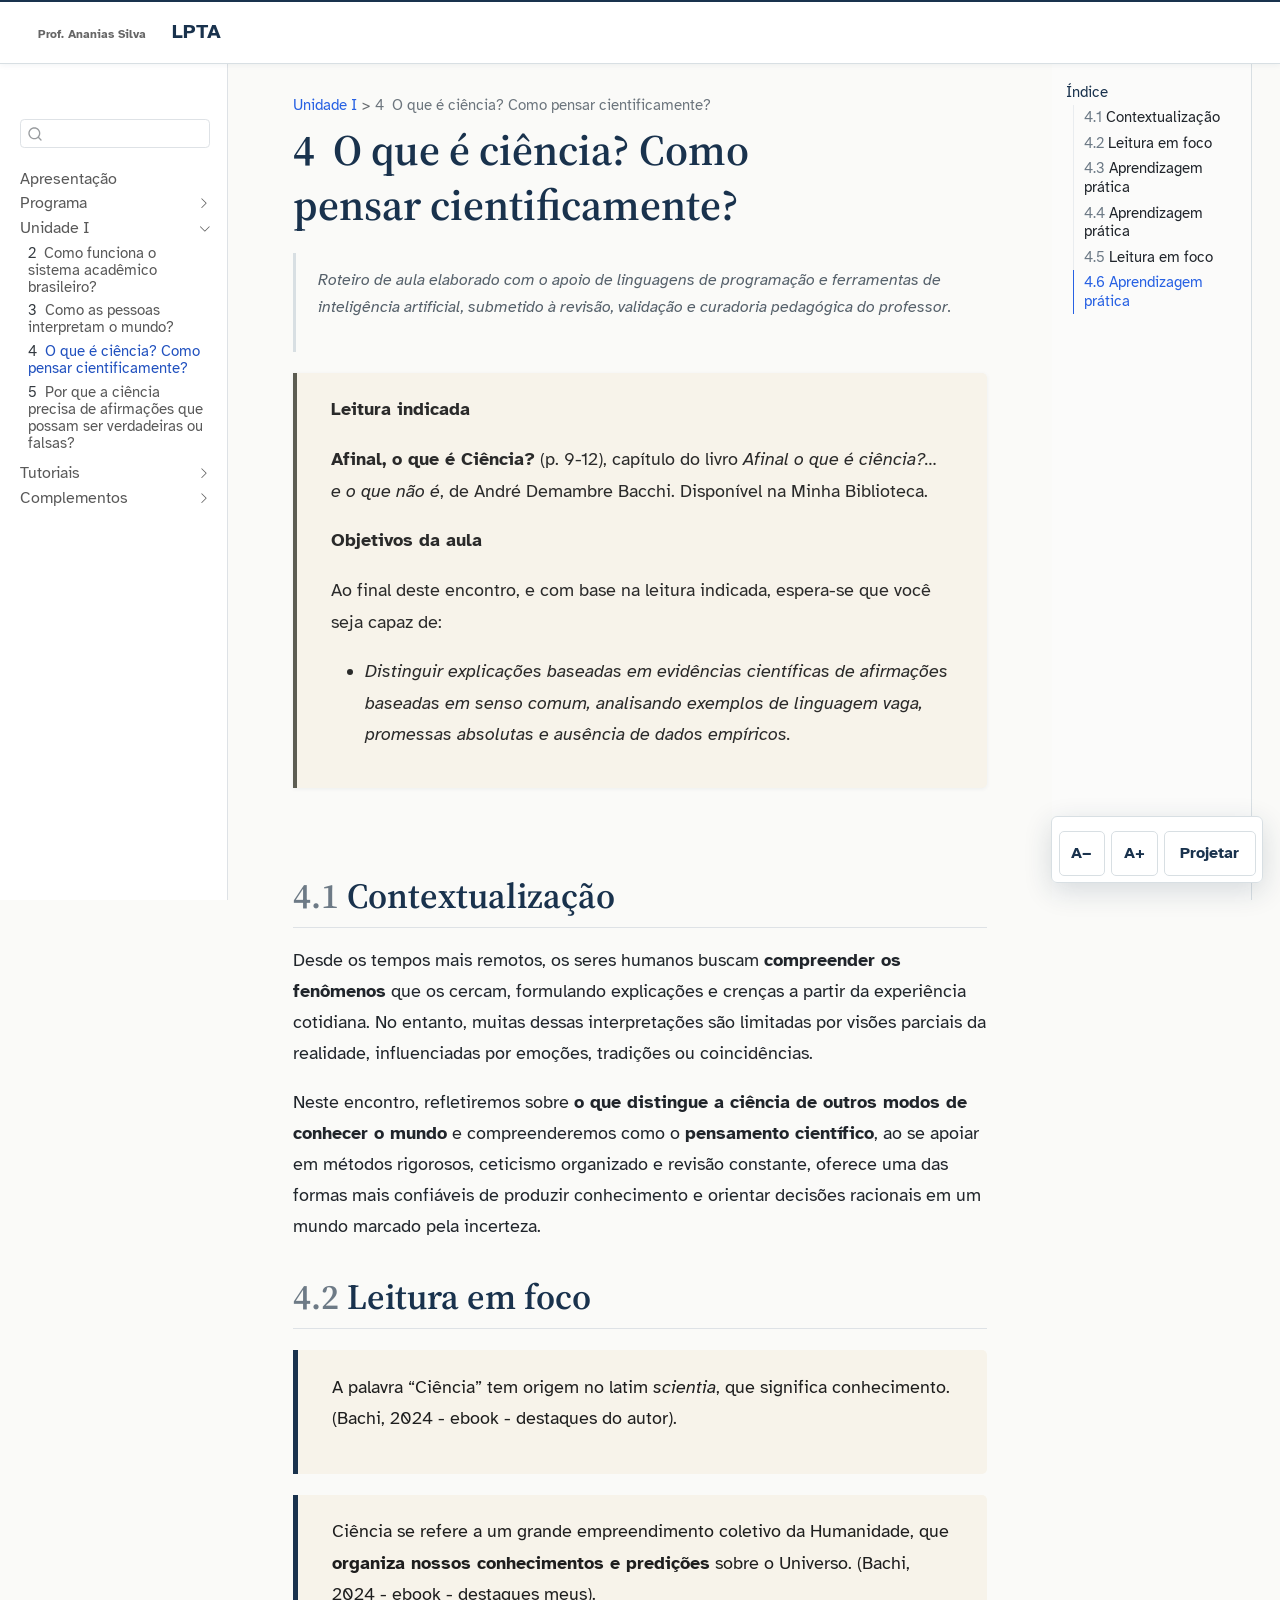
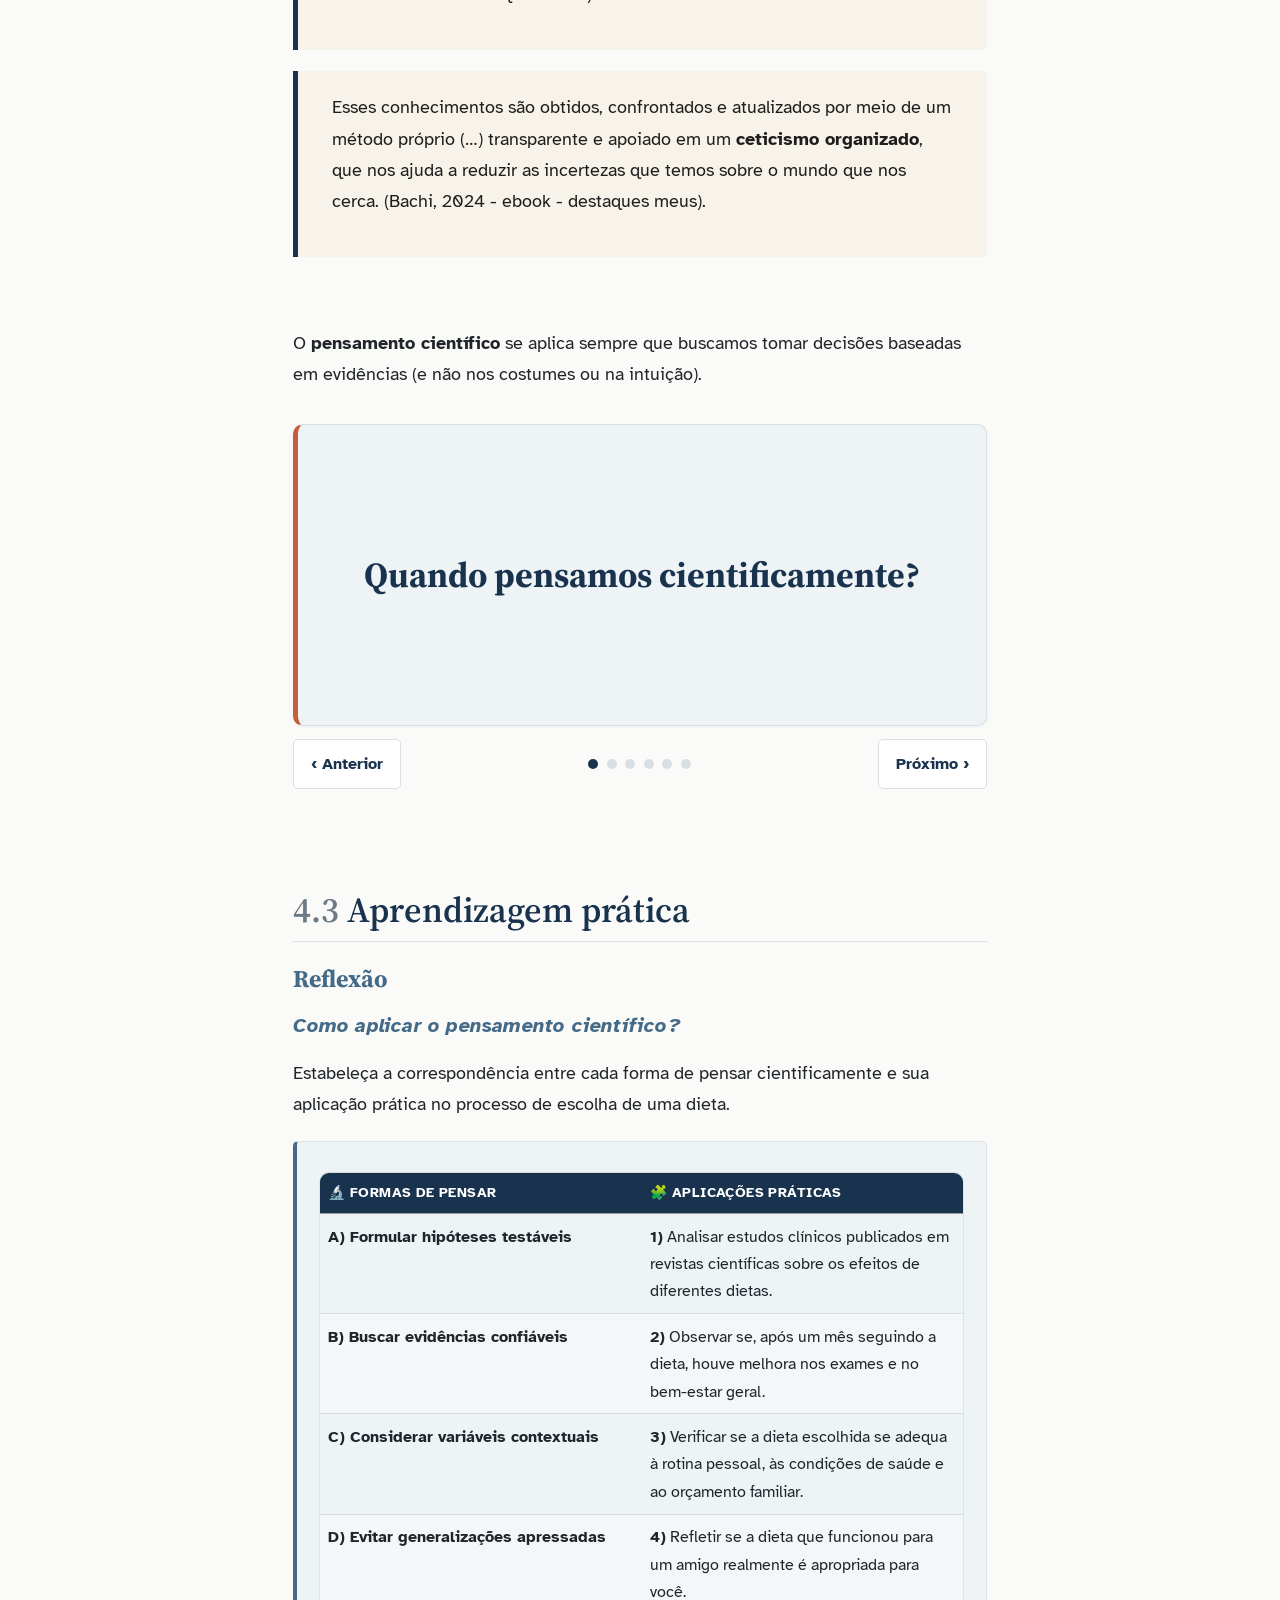
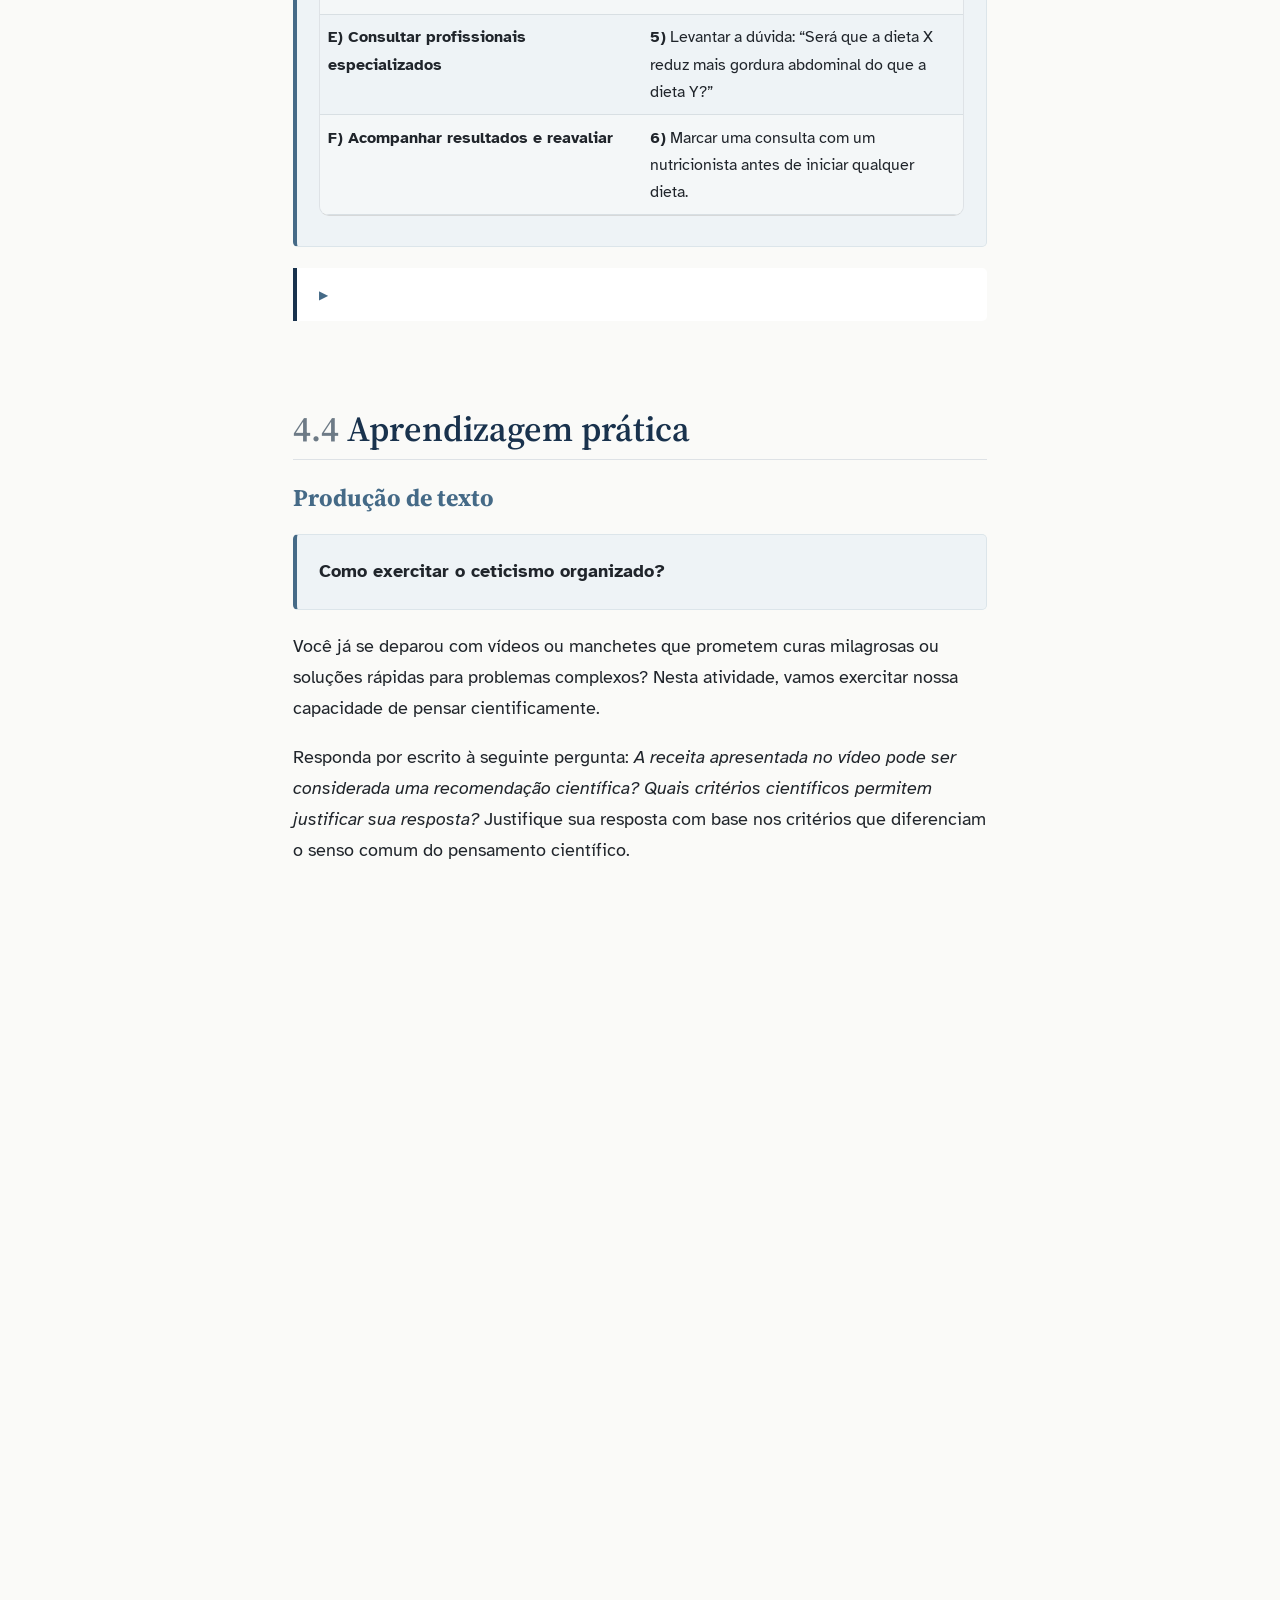
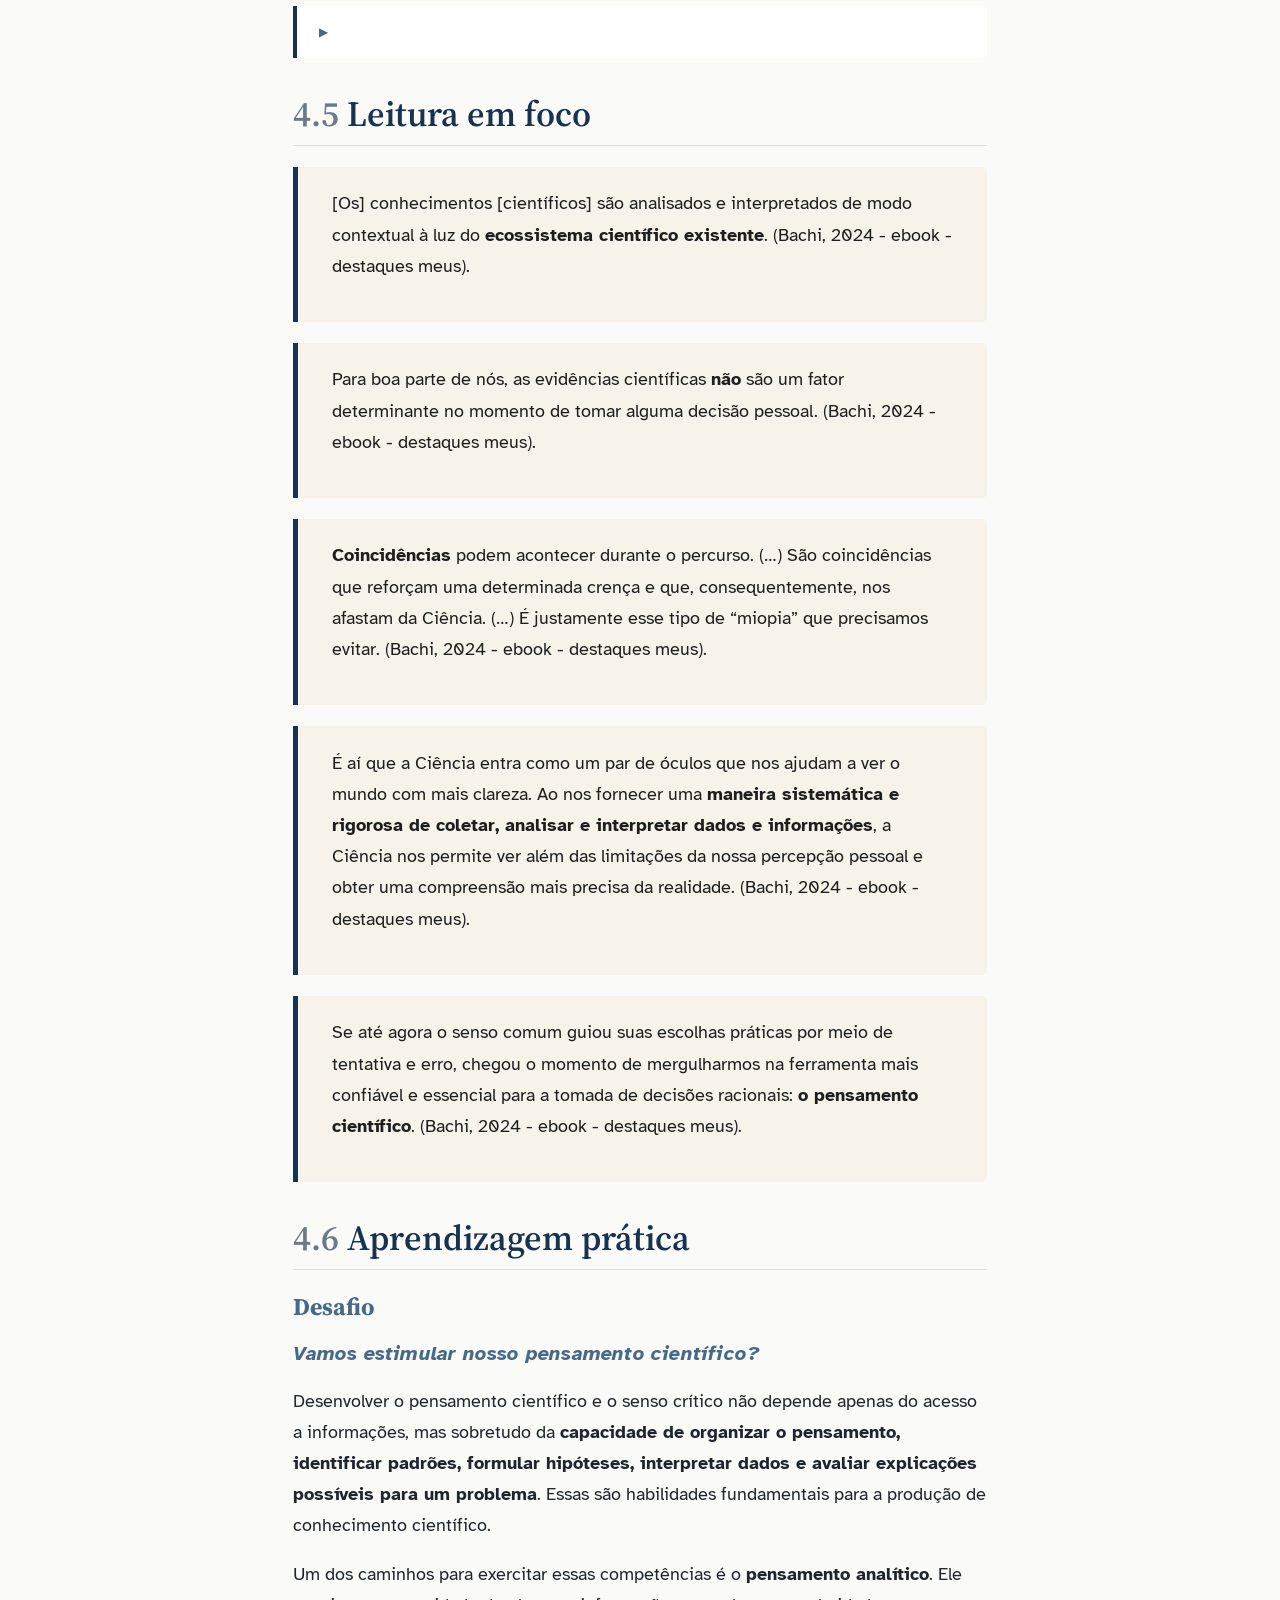
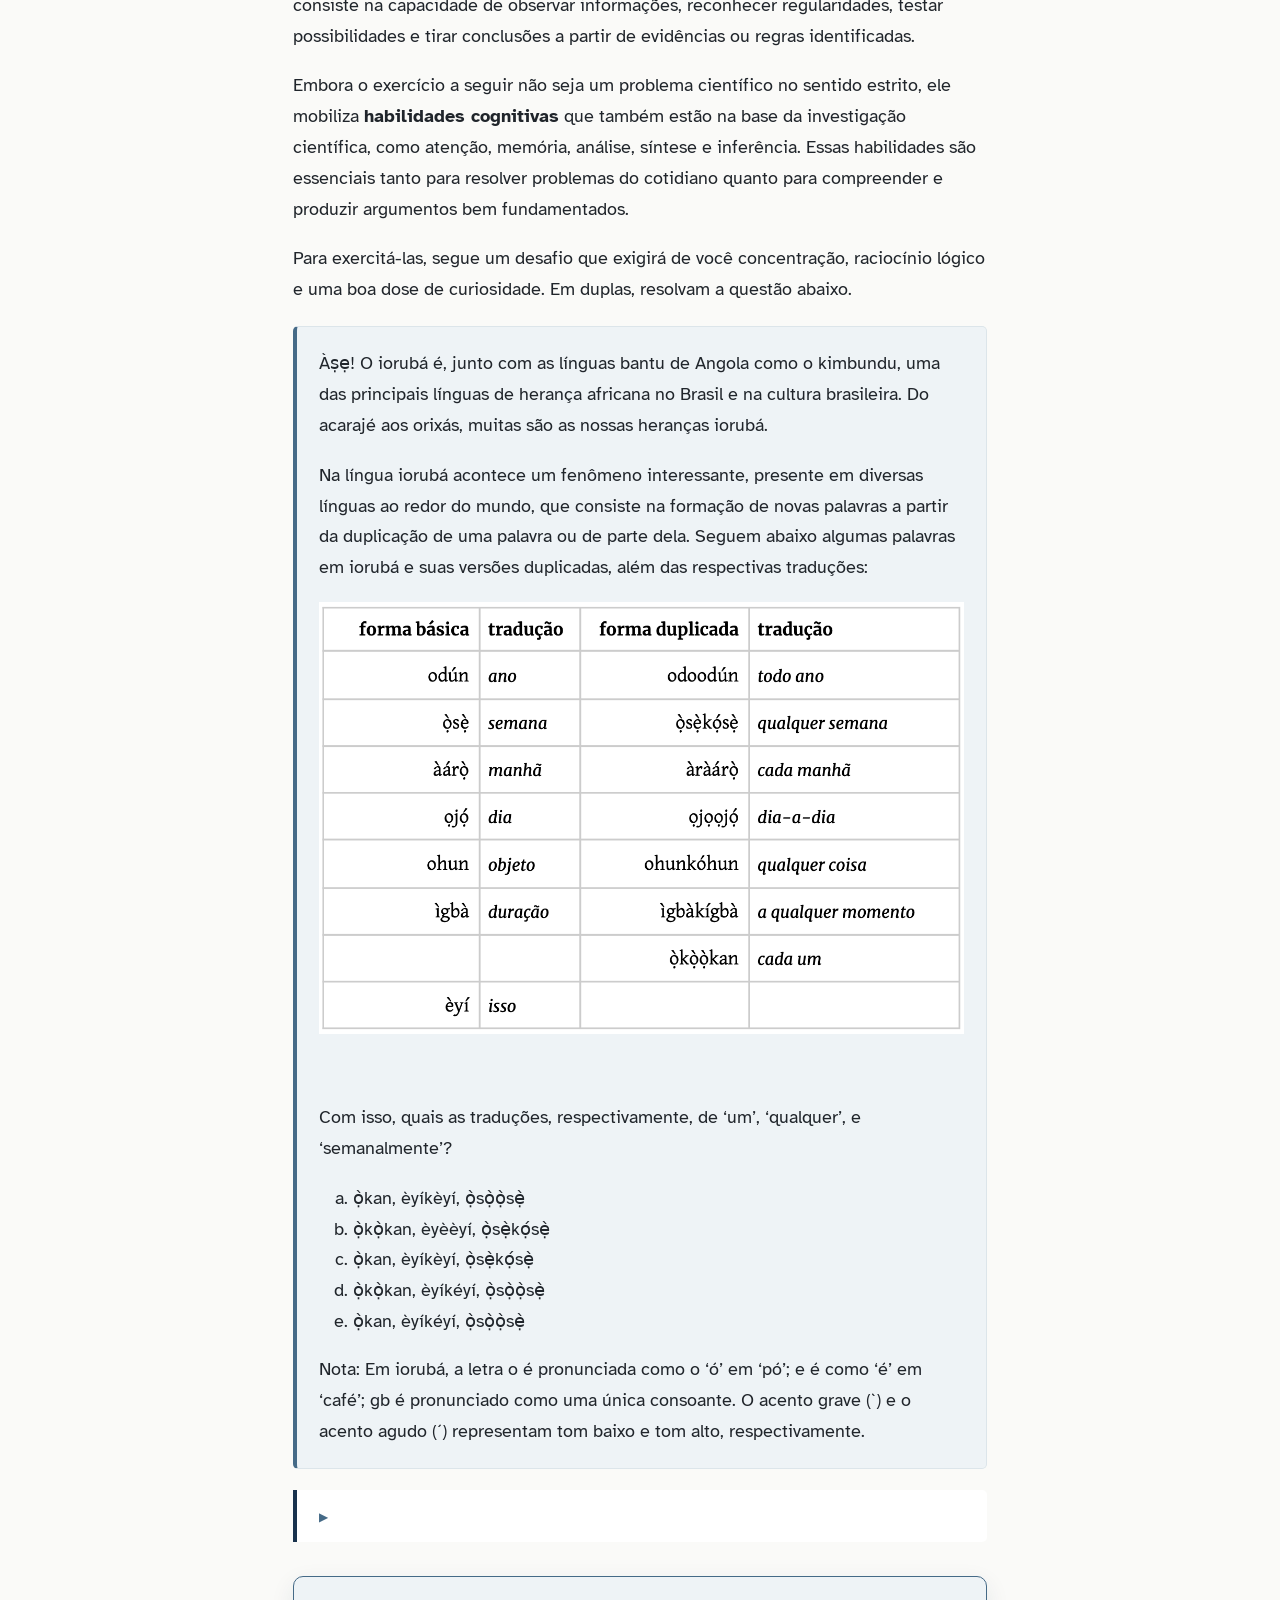
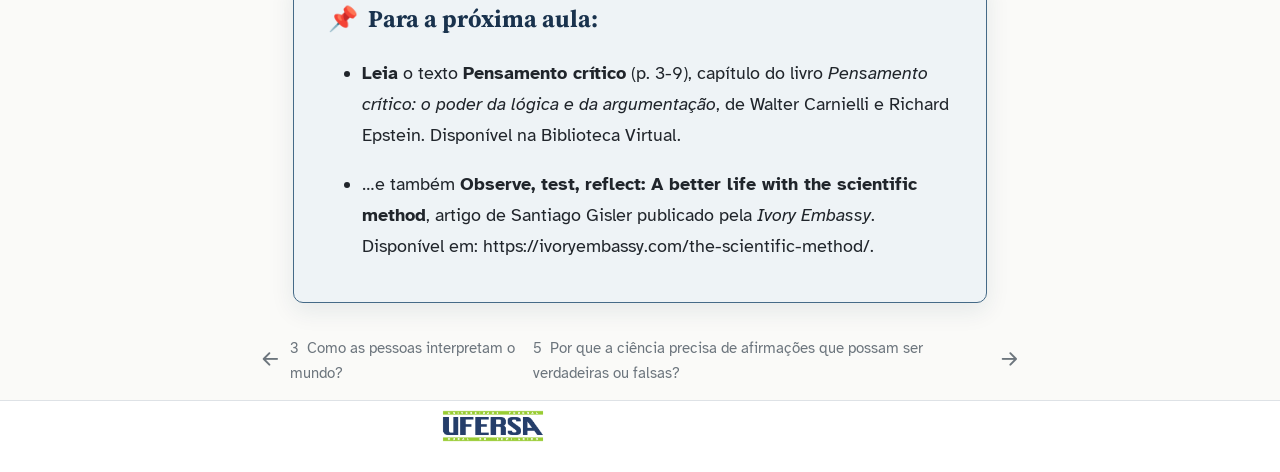
<file: docs/aulas/Aula_3_ciencia.html>
<!DOCTYPE html>
<html xmlns="http://www.w3.org/1999/xhtml" lang="en" xml:lang="en"><head>

<meta charset="utf-8">
<meta name="generator" content="quarto-1.8.24">

<meta name="viewport" content="width=device-width, initial-scale=1.0, user-scalable=yes">


<title>4&nbsp; O que é ciência? Como pensar cientificamente? – LPTA</title>
<style>
code{white-space: pre-wrap;}
span.smallcaps{font-variant: small-caps;}
div.columns{display: flex; gap: min(4vw, 1.5em);}
div.column{flex: auto; overflow-x: auto;}
div.hanging-indent{margin-left: 1.5em; text-indent: -1.5em;}
ul.task-list{list-style: none;}
ul.task-list li input[type="checkbox"] {
  width: 0.8em;
  margin: 0 0.8em 0.2em -1em; /* quarto-specific, see https://github.com/quarto-dev/quarto-cli/issues/4556 */ 
  vertical-align: middle;
}
</style>


<script src="../site_libs/quarto-nav/quarto-nav.js"></script>
<script src="../site_libs/clipboard/clipboard.min.js"></script>
<script src="../site_libs/quarto-search/autocomplete.umd.js"></script>
<script src="../site_libs/quarto-search/fuse.min.js"></script>
<script src="../site_libs/quarto-search/quarto-search.js"></script>
<meta name="quarto:offset" content="../">
<link href="../aulas/Aula_4_assercoes_valordeverdade.html" rel="next">
<link href="../aulas/Aula_2_conhecimentocientifico.html" rel="prev">
<script src="../site_libs/quarto-html/quarto.js" type="module"></script>
<script src="../site_libs/quarto-html/tabsets/tabsets.js" type="module"></script>
<script src="../site_libs/quarto-html/axe/axe-check.js" type="module"></script>
<script src="../site_libs/quarto-html/popper.min.js"></script>
<script src="../site_libs/quarto-html/tippy.umd.min.js"></script>
<script src="../site_libs/quarto-html/anchor.min.js"></script>
<link href="../site_libs/quarto-html/tippy.css" rel="stylesheet">
<link href="../site_libs/quarto-html/quarto-syntax-highlighting-f16cd255ecb5ae9510f6a112aa2ee9ab.css" rel="stylesheet" id="quarto-text-highlighting-styles">
<script src="../site_libs/bootstrap/bootstrap.min.js"></script>
<link href="../site_libs/bootstrap/bootstrap-icons.css" rel="stylesheet">
<link href="../site_libs/bootstrap/bootstrap-8fce5938b24e3c3b5732c8548ccd7f5c.min.css" rel="stylesheet" append-hash="true" id="quarto-bootstrap" data-mode="light">
<script id="quarto-search-options" type="application/json">{
  "location": "sidebar",
  "copy-button": false,
  "collapse-after": 3,
  "panel-placement": "start",
  "type": "textbox",
  "limit": 50,
  "keyboard-shortcut": [
    "f",
    "/",
    "s"
  ],
  "language": {
    "search-no-results-text": "No results",
    "search-matching-documents-text": "matching documents",
    "search-copy-link-title": "Copy link to search",
    "search-hide-matches-text": "Hide additional matches",
    "search-more-match-text": "more match in this document",
    "search-more-matches-text": "more matches in this document",
    "search-clear-button-title": "Clear",
    "search-text-placeholder": "",
    "search-detached-cancel-button-title": "Cancel",
    "search-submit-button-title": "Submit",
    "search-label": "Search"
  }
}</script>
<style>html{ scroll-behavior: smooth; }</style>


<link rel="stylesheet" href="../custom.css">
</head>

<body class="nav-sidebar docked nav-fixed quarto-light">

<div id="quarto-search-results"></div>
  <header id="quarto-header" class="headroom fixed-top">
    <nav class="navbar navbar-expand-lg " data-bs-theme="dark">
      <div class="navbar-container container-fluid">
      <div class="navbar-brand-container mx-auto">
    <a href="../index.html" class="navbar-brand navbar-brand-logo">
    </a>
    <a class="navbar-brand" href="../index.html">
    <span class="navbar-title">LPTA</span>
    </a>
  </div>
          <button class="navbar-toggler" type="button" data-bs-toggle="collapse" data-bs-target="#navbarCollapse" aria-controls="navbarCollapse" role="menu" aria-expanded="false" aria-label="Toggle navigation" onclick="if (window.quartoToggleHeadroom) { window.quartoToggleHeadroom(); }">
  <span class="navbar-toggler-icon"></span>
</button>
          <div class="collapse navbar-collapse" id="navbarCollapse">
            <ul class="navbar-nav navbar-nav-scroll me-auto">
</ul>
          </div> <!-- /navcollapse -->
            <div class="quarto-navbar-tools">
</div>
      </div> <!-- /container-fluid -->
    </nav>
  <nav class="quarto-secondary-nav">
    <div class="container-fluid d-flex">
      <button type="button" class="quarto-btn-toggle btn" data-bs-toggle="collapse" role="button" data-bs-target=".quarto-sidebar-collapse-item" aria-controls="quarto-sidebar" aria-expanded="false" aria-label="Toggle sidebar navigation" onclick="if (window.quartoToggleHeadroom) { window.quartoToggleHeadroom(); }">
        <i class="bi bi-layout-text-sidebar-reverse"></i>
      </button>
        <nav class="quarto-page-breadcrumbs" aria-label="breadcrumb"><ol class="breadcrumb"><li class="breadcrumb-item"><a href="../aulas/Aula_1_sistemaacademico.html">Unidade I</a></li><li class="breadcrumb-item"><a href="../aulas/Aula_3_ciencia.html"><span class="chapter-number">4</span>&nbsp; <span class="chapter-title">O que é ciência? Como pensar cientificamente?</span></a></li></ol></nav>
        <a class="flex-grow-1" role="navigation" data-bs-toggle="collapse" data-bs-target=".quarto-sidebar-collapse-item" aria-controls="quarto-sidebar" aria-expanded="false" aria-label="Toggle sidebar navigation" onclick="if (window.quartoToggleHeadroom) { window.quartoToggleHeadroom(); }">      
        </a>
      <button type="button" class="btn quarto-search-button" aria-label="Search" onclick="window.quartoOpenSearch();">
        <i class="bi bi-search"></i>
      </button>
    </div>
  </nav>
</header>
<!-- content -->
<div id="quarto-content" class="quarto-container page-columns page-rows-contents page-layout-article page-navbar">
<!-- sidebar -->
  <nav id="quarto-sidebar" class="sidebar collapse collapse-horizontal quarto-sidebar-collapse-item sidebar-navigation docked overflow-auto">
    <div class="pt-lg-2 mt-2 text-left sidebar-header sidebar-header-stacked">
      <a href="../index.html" class="sidebar-logo-link">
      </a>
      </div>
        <div class="mt-2 flex-shrink-0 align-items-center">
        <div class="sidebar-search">
        <div id="quarto-search" class="" title="Search"></div>
        </div>
        </div>
    <div class="sidebar-menu-container"> 
    <ul class="list-unstyled mt-1">
        <li class="sidebar-item">
  <div class="sidebar-item-container"> 
  <a href="../index.html" class="sidebar-item-text sidebar-link">
 <span class="menu-text">Apresentação</span></a>
  </div>
</li>
        <li class="sidebar-item sidebar-item-section">
      <div class="sidebar-item-container"> 
            <a class="sidebar-item-text sidebar-link text-start collapsed" data-bs-toggle="collapse" data-bs-target="#quarto-sidebar-section-1" role="navigation" aria-expanded="false">
 <span class="menu-text">Programa</span></a>
          <a class="sidebar-item-toggle text-start collapsed" data-bs-toggle="collapse" data-bs-target="#quarto-sidebar-section-1" role="navigation" aria-expanded="false" aria-label="Toggle section">
            <i class="bi bi-chevron-right ms-2"></i>
          </a> 
      </div>
      <ul id="quarto-sidebar-section-1" class="collapse list-unstyled sidebar-section depth1 ">  
          <li class="sidebar-item">
  <div class="sidebar-item-container"> 
  <a href="../aulas/programa.html" class="sidebar-item-text sidebar-link">
 <span class="menu-text"><span class="chapter-number">1</span>&nbsp; <span class="chapter-title">Como está organizada a disciplina LPTA?</span></span></a>
  </div>
</li>
      </ul>
  </li>
        <li class="sidebar-item sidebar-item-section">
      <div class="sidebar-item-container"> 
            <a class="sidebar-item-text sidebar-link text-start" data-bs-toggle="collapse" data-bs-target="#quarto-sidebar-section-2" role="navigation" aria-expanded="true">
 <span class="menu-text">Unidade I</span></a>
          <a class="sidebar-item-toggle text-start" data-bs-toggle="collapse" data-bs-target="#quarto-sidebar-section-2" role="navigation" aria-expanded="true" aria-label="Toggle section">
            <i class="bi bi-chevron-right ms-2"></i>
          </a> 
      </div>
      <ul id="quarto-sidebar-section-2" class="collapse list-unstyled sidebar-section depth1 show">  
          <li class="sidebar-item">
  <div class="sidebar-item-container"> 
  <a href="../aulas/Aula_1_sistemaacademico.html" class="sidebar-item-text sidebar-link">
 <span class="menu-text"><span class="chapter-number">2</span>&nbsp; <span class="chapter-title">Como funciona o sistema acadêmico brasileiro?</span></span></a>
  </div>
</li>
          <li class="sidebar-item">
  <div class="sidebar-item-container"> 
  <a href="../aulas/Aula_2_conhecimentocientifico.html" class="sidebar-item-text sidebar-link">
 <span class="menu-text"><span class="chapter-number">3</span>&nbsp; <span class="chapter-title">Como as pessoas interpretam o mundo?</span></span></a>
  </div>
</li>
          <li class="sidebar-item">
  <div class="sidebar-item-container"> 
  <a href="../aulas/Aula_3_ciencia.html" class="sidebar-item-text sidebar-link active">
 <span class="menu-text"><span class="chapter-number">4</span>&nbsp; <span class="chapter-title">O que é ciência? Como pensar cientificamente?</span></span></a>
  </div>
</li>
          <li class="sidebar-item">
  <div class="sidebar-item-container"> 
  <a href="../aulas/Aula_4_assercoes_valordeverdade.html" class="sidebar-item-text sidebar-link">
 <span class="menu-text"><span class="chapter-number">5</span>&nbsp; <span class="chapter-title">Por que a ciência precisa de afirmações que possam ser verdadeiras ou falsas?</span></span></a>
  </div>
</li>
      </ul>
  </li>
        <li class="sidebar-item sidebar-item-section">
      <div class="sidebar-item-container"> 
            <a class="sidebar-item-text sidebar-link text-start collapsed" data-bs-toggle="collapse" data-bs-target="#quarto-sidebar-section-3" role="navigation" aria-expanded="false">
 <span class="menu-text">Tutoriais</span></a>
          <a class="sidebar-item-toggle text-start collapsed" data-bs-toggle="collapse" data-bs-target="#quarto-sidebar-section-3" role="navigation" aria-expanded="false" aria-label="Toggle section">
            <i class="bi bi-chevron-right ms-2"></i>
          </a> 
      </div>
      <ul id="quarto-sidebar-section-3" class="collapse list-unstyled sidebar-section depth1 ">  
          <li class="sidebar-item">
  <div class="sidebar-item-container"> 
  <a href="../tutoriais/tutorial_lattes.html" class="sidebar-item-text sidebar-link">
 <span class="menu-text"><span class="chapter-number">6</span>&nbsp; <span class="chapter-title">Currículo Lattes</span></span></a>
  </div>
</li>
      </ul>
  </li>
        <li class="sidebar-item sidebar-item-section">
      <div class="sidebar-item-container"> 
            <a class="sidebar-item-text sidebar-link text-start collapsed" data-bs-toggle="collapse" data-bs-target="#quarto-sidebar-section-4" role="navigation" aria-expanded="false">
 <span class="menu-text">Complementos</span></a>
          <a class="sidebar-item-toggle text-start collapsed" data-bs-toggle="collapse" data-bs-target="#quarto-sidebar-section-4" role="navigation" aria-expanded="false" aria-label="Toggle section">
            <i class="bi bi-chevron-right ms-2"></i>
          </a> 
      </div>
      <ul id="quarto-sidebar-section-4" class="collapse list-unstyled sidebar-section depth1 ">  
          <li class="sidebar-item">
  <div class="sidebar-item-container"> 
  <a href="../complementos/complemento_crono.html" class="sidebar-item-text sidebar-link">
 <span class="menu-text"><span class="chapter-number">7</span>&nbsp; <span class="chapter-title">Cronograma de aulas</span></span></a>
  </div>
</li>
      </ul>
  </li>
    </ul>
    </div>
</nav>
<div id="quarto-sidebar-glass" class="quarto-sidebar-collapse-item" data-bs-toggle="collapse" data-bs-target=".quarto-sidebar-collapse-item"></div>
<!-- margin-sidebar -->
    <div id="quarto-margin-sidebar" class="sidebar margin-sidebar">
        <nav id="TOC" role="doc-toc" class="toc-active">
    <h2 id="toc-title">Índice</h2>
   
  <ul>
  <li><a href="#contextualização" id="toc-contextualização" class="nav-link active" data-scroll-target="#contextualização"><span class="header-section-number">4.1</span> Contextualização</a></li>
  <li><a href="#leitura-em-foco" id="toc-leitura-em-foco" class="nav-link" data-scroll-target="#leitura-em-foco"><span class="header-section-number">4.2</span> Leitura em foco</a></li>
  <li><a href="#aprendizagem-prática" id="toc-aprendizagem-prática" class="nav-link" data-scroll-target="#aprendizagem-prática"><span class="header-section-number">4.3</span> Aprendizagem prática</a></li>
  <li><a href="#aprendizagem-prática-1" id="toc-aprendizagem-prática-1" class="nav-link" data-scroll-target="#aprendizagem-prática-1"><span class="header-section-number">4.4</span> Aprendizagem prática</a></li>
  <li><a href="#leitura-em-foco-1" id="toc-leitura-em-foco-1" class="nav-link" data-scroll-target="#leitura-em-foco-1"><span class="header-section-number">4.5</span> Leitura em foco</a></li>
  <li><a href="#aprendizagem-prática-2" id="toc-aprendizagem-prática-2" class="nav-link" data-scroll-target="#aprendizagem-prática-2"><span class="header-section-number">4.6</span> Aprendizagem prática</a></li>
  </ul>
</nav>
    </div>
<!-- main -->
<main class="content" id="quarto-document-content">

<header id="title-block-header" class="quarto-title-block default"><nav class="quarto-page-breadcrumbs quarto-title-breadcrumbs d-none d-lg-block" aria-label="breadcrumb"><ol class="breadcrumb"><li class="breadcrumb-item"><a href="../aulas/Aula_1_sistemaacademico.html">Unidade I</a></li><li class="breadcrumb-item"><a href="../aulas/Aula_3_ciencia.html"><span class="chapter-number">4</span>&nbsp; <span class="chapter-title">O que é ciência? Como pensar cientificamente?</span></a></li></ol></nav>
<div class="quarto-title">
<h1 class="title"><span class="chapter-number">4</span>&nbsp; <span class="chapter-title">O que é ciência? Como pensar cientificamente?</span></h1>
</div>



<div class="quarto-title-meta">

    
  
    
  </div>
  


</header>


<div class="nota-secundaria">
<p>Roteiro de aula elaborado com o apoio de linguagens de programação e ferramentas de inteligência artificial, submetido à revisão, validação e curadoria pedagógica do professor.</p>
</div>
<div class="leitura">
<p><strong>Leitura indicada</strong></p>
<p><strong>Afinal, o que é Ciência?</strong> (p.&nbsp;9-12), capítulo do livro <em>Afinal o que é ciência?… e o que não é</em>, de André Demambre Bacchi. Disponível na Minha Biblioteca.</p>
<p><strong>Objetivos da aula</strong></p>
<p>Ao final deste encontro, e com base na leitura indicada, espera-se que você seja capaz de:</p>
<ul>
<li><em>Distinguir explicações baseadas em evidências científicas de afirmações baseadas em senso comum, analisando exemplos de linguagem vaga, promessas absolutas e ausência de dados empíricos.</em></li>
</ul>
</div>
<p><br></p>
<section id="contextualização" class="level2" data-number="4.1">
<h2 data-number="4.1" class="anchored" data-anchor-id="contextualização"><span class="header-section-number">4.1</span> Contextualização</h2>
<p>Desde os tempos mais remotos, os seres humanos buscam <strong>compreender os fenômenos</strong> que os cercam, formulando explicações e crenças a partir da experiência cotidiana. No entanto, muitas dessas interpretações são limitadas por visões parciais da realidade, influenciadas por emoções, tradições ou coincidências.</p>
<p>Neste encontro, refletiremos sobre <strong>o que distingue a ciência de outros modos de conhecer o mundo</strong> e compreenderemos como o <strong>pensamento científico</strong>, ao se apoiar em métodos rigorosos, ceticismo organizado e revisão constante, oferece uma das formas mais confiáveis de produzir conhecimento e orientar decisões racionais em um mundo marcado pela incerteza.</p>
</section>
<section id="leitura-em-foco" class="level2" data-number="4.2">
<h2 data-number="4.2" class="anchored" data-anchor-id="leitura-em-foco"><span class="header-section-number">4.2</span> Leitura em foco</h2>
<div class="citacao">
<p>A palavra “Ciência” tem origem no latim <em>scientia</em>, que significa conhecimento. (Bachi, 2024 - ebook - destaques do autor).</p>
</div>
<div class="citacao">
<p>Ciência se refere a um grande empreendimento coletivo da Humanidade, que <strong>organiza nossos conhecimentos e predições</strong> sobre o Universo. (Bachi, 2024 - ebook - destaques meus).</p>
</div>
<div class="citacao">
<p>Esses conhecimentos são obtidos, confrontados e atualizados por meio de um método próprio (…) transparente e apoiado em um <strong>ceticismo organizado</strong>, que nos ajuda a reduzir as incertezas que temos sobre o mundo que nos cerca. (Bachi, 2024 - ebook - destaques meus).</p>
</div>
<p><br></p>
<p>O <strong>pensamento científico</strong> se aplica sempre que buscamos tomar decisões baseadas em evidências (e não nos costumes ou na intuição).</p>
<div id="carrossel-pensamento-cientifico" class="carousel slide carrossel-aula" data-bs-interval="false" data-bs-wrap="false">

  <div class="carousel-inner carrossel-slides">

    <!-- Slide 1 -->
    <div class="carousel-item active">
      <div class="carrossel-slide-conteudo carrossel-slide-inicial">
        <p class="carrossel-afirmacao">
          Quando pensamos cientificamente?
        </p>
      </div>
    </div>

    <!-- Slide 2 -->
    <div class="carousel-item">
      <div class="carrossel-slide-conteudo">
        <p class="carrossel-afirmacao">
          ... quando questionamos informações antes de aceitá-las como verdadeiras
        </p>

        <p class="carrossel-pergunta">
          Como avaliar se um vídeo na internet que promete curar dores nas
          articulações com uma receita caseira é confiável?
        </p>
      </div>
    </div>

    <!-- Slide 3 -->
    <div class="carousel-item">
      <div class="carrossel-slide-conteudo">
        <p class="carrossel-afirmacao">
          ... quando buscamos explicações fundamentadas e verificáveis sobre os fenômenos do mundo
        </p>

        <p class="carrossel-pergunta">
          Como investigar por que a conta de água da sua casa aumentou muito
          em comparação com os meses anteriores?
        </p>
      </div>
    </div>

    <!-- Slide 4 -->
    <div class="carousel-item">
      <div class="carrossel-slide-conteudo">
        <p class="carrossel-afirmacao">
          ... quando analisamos causas e efeitos com base em dados, não em suposições
        </p>

        <p class="carrossel-pergunta">
          Como verificar se o aumento no tempo de uso do celular está afetando
          a qualidade do sono?
        </p>
      </div>
    </div>

    <!-- Slide 5 -->
    <div class="carousel-item">
      <div class="carrossel-slide-conteudo">
        <p class="carrossel-afirmacao">
          ... quando testamos hipóteses e aprendemos com os erros
        </p>

        <p class="carrossel-pergunta">
          Se uma planta da casa está murchando, como testar se o problema é
          falta de água, excesso de sol ou qualidade do solo?
        </p>
      </div>
    </div>

    <!-- Slide 6 -->
    <div class="carousel-item">
      <div class="carrossel-slide-conteudo">
        <p class="carrossel-afirmacao">
          ... quando rejeitamos conclusões apressadas e consideramos a complexidade dos contextos
        </p>

        <p class="carrossel-pergunta">
          Como avaliar a afirmação de que “os jovens de hoje não gostam de ler”
          sem se basear apenas em experiências pessoais?
        </p>
      </div>
    </div>

  </div>

  <div class="carrossel-navegacao">

    <button class="carrossel-botao" type="button" data-bs-target="#carrossel-pensamento-cientifico" data-bs-slide="prev">
      ‹ Anterior
    </button>

    <div class="carrossel-indicadores">
      <button type="button" data-bs-target="#carrossel-pensamento-cientifico" data-bs-slide-to="0" class="active" aria-current="true" aria-label="Tela 1"></button>

      <button type="button" data-bs-target="#carrossel-pensamento-cientifico" data-bs-slide-to="1" aria-label="Tela 2"></button>

      <button type="button" data-bs-target="#carrossel-pensamento-cientifico" data-bs-slide-to="2" aria-label="Tela 3"></button>

      <button type="button" data-bs-target="#carrossel-pensamento-cientifico" data-bs-slide-to="3" aria-label="Tela 4"></button>

      <button type="button" data-bs-target="#carrossel-pensamento-cientifico" data-bs-slide-to="4" aria-label="Tela 5"></button>

      <button type="button" data-bs-target="#carrossel-pensamento-cientifico" data-bs-slide-to="5" aria-label="Tela 6"></button>
    </div>

    <button class="carrossel-botao" type="button" data-bs-target="#carrossel-pensamento-cientifico" data-bs-slide="next">
      Próximo ›
    </button>

  </div>

</div>
<p><br></p>
</section>
<section id="aprendizagem-prática" class="level2" data-number="4.3">
<h2 data-number="4.3" class="anchored" data-anchor-id="aprendizagem-prática"><span class="header-section-number">4.3</span> Aprendizagem prática</h2>
<div class="subtitulo-nao-numerado">
<p>Reflexão</p>
</div>
<div class="subsubtitulo-nao-numerado">
<p>Como aplicar o pensamento científico?</p>
</div>
<p>Estabeleça a correspondência entre cada forma de pensar cientificamente e sua aplicação prática no processo de escolha de uma dieta.</p>
<div class="destaque">
<table class="caption-top table">
<colgroup>
<col style="width: 50%">
<col style="width: 50%">
</colgroup>
<thead>
<tr class="header">
<th>🔬 Formas de pensar</th>
<th>🧩 Aplicações práticas</th>
</tr>
</thead>
<tbody>
<tr class="odd">
<td><strong>A) Formular hipóteses testáveis</strong></td>
<td><strong>1)</strong> Analisar estudos clínicos publicados em revistas científicas sobre os efeitos de diferentes dietas.</td>
</tr>
<tr class="even">
<td><strong>B) Buscar evidências confiáveis</strong></td>
<td><strong>2)</strong> Observar se, após um mês seguindo a dieta, houve melhora nos exames e no bem-estar geral.</td>
</tr>
<tr class="odd">
<td><strong>C) Considerar variáveis contextuais</strong></td>
<td><strong>3)</strong> Verificar se a dieta escolhida se adequa à rotina pessoal, às condições de saúde e ao orçamento familiar.</td>
</tr>
<tr class="even">
<td><strong>D) Evitar generalizações apressadas</strong></td>
<td><strong>4)</strong> Refletir se a dieta que funcionou para um amigo realmente é apropriada para você.</td>
</tr>
<tr class="odd">
<td><strong>E) Consultar profissionais especializados</strong></td>
<td><strong>5)</strong> Levantar a dúvida: “Será que a dieta X reduz mais gordura abdominal do que a dieta Y?”</td>
</tr>
<tr class="even">
<td><strong>F) Acompanhar resultados e reavaliar</strong></td>
<td><strong>6)</strong> Marcar uma consulta com um nutricionista antes de iniciar qualquer dieta.</td>
</tr>
</tbody>
</table>
</div>
<!-- Aqui começa o campo de respostas-->
<details class="resposta-escondida">
<summary>
</summary>
<p>A - 5</p>
<p>B - 1</p>
<p>C - 3</p>
<p>D - 4</p>
<p>E - 6</p>
<p>F - 2</p>
</details>
<!-- Aqui encerra o campo de respostas-->
<p><br></p>
</section>
<section id="aprendizagem-prática-1" class="level2" data-number="4.4">
<h2 data-number="4.4" class="anchored" data-anchor-id="aprendizagem-prática-1"><span class="header-section-number">4.4</span> Aprendizagem prática</h2>
<div class="subtitulo-nao-numerado">
<p>Produção de texto</p>
</div>
<div class="destaque">
<p><strong>Como exercitar o ceticismo organizado?</strong></p>
</div>
<p>Você já se deparou com vídeos ou manchetes que prometem curas milagrosas ou soluções rápidas para problemas complexos? Nesta atividade, vamos exercitar nossa capacidade de pensar cientificamente.</p>
<p>Responda por escrito à seguinte pergunta: <em>A receita apresentada no vídeo pode ser considerada uma recomendação científica? Quais critérios científicos permitem justificar sua resposta?</em> Justifique sua resposta com base nos critérios que diferenciam o senso comum do pensamento científico.</p>
<!--Rascunhe a resposta em papel, à mão, e somente depois transcreva-a no [Painel de respostas](complemento_painel.qmd). No Painel de respostas, selecione a tarefa: **Ceticismo organizado**.-->
<div style="display: flex; justify-content: center; margin-top: 1rem; margin-bottom: 1rem;">
  <iframe width="384" height="682" src="https://www.youtube.com/embed/qLkfKPV9ZU0?si=C4wC8Hq4KN52mn44" title="Foi Assim Que RECUPEREI O COLÁGENO depois dos 35 anos e Parei com a DOR NO JOELHO" frameborder="0" allow="accelerometer; autoplay; clipboard-write; encrypted-media; gyroscope; picture-in-picture; web-share" referrerpolicy="strict-origin-when-cross-origin" allowfullscreen="">
  </iframe>
</div>
<!-- Aqui começa o campo de respostas-->
<details class="resposta-escondida">
<summary>
</summary>
<p>Quais são os elementos não científicos no vídeo?</p>
<ul>
<li>Linguagem vaga: expressões como “lá pelos 50 anos”, “tarde demais”, “pele bonita” e “melhorar a saúde” não são mensuráveis.</li>
<li>Promessas absolutas: afirma que “seus problemas vão acabar” sem qualquer comprovação.</li>
<li>Apelo à autoridade implícita: o canal se apresenta como confiável, mas não cita fontes nem especialistas.</li>
<li>Ausência de dados: não há estatísticas, estudos, nem explicações sobre doses ou eficácia real.</li>
<li>Relações causais forçadas: ingredientes com vitamina C e magnésio são relacionados diretamente à produção de colágeno sem evidência científica.</li>
</ul>
<p>Quais são as fontes confiáveis citadas?</p>
<ul>
<li>O vídeo não menciona estudos, instituições científicas ou profissionais da saúde.</li>
</ul>
<p>O que seria necessário para testar cientificamente?</p>
<ul>
<li>Hipótese clara: “O consumo diário da receita X reduz dor articular em adultos?”</li>
<li>Experimento controlado: grupos com e sem a receita, de forma aleatória e cega.</li>
<li>Variáveis controladas: alimentação, idade, saúde prévia, medicamentos.</li>
<li>Evidências: exames clínicos, questionários validados, análise estatística dos resultados.</li>
</ul>
</details>
<!-- Aqui encerra o campo de respostas-->
</section>
<section id="leitura-em-foco-1" class="level2" data-number="4.5">
<h2 data-number="4.5" class="anchored" data-anchor-id="leitura-em-foco-1"><span class="header-section-number">4.5</span> Leitura em foco</h2>
<div class="citacao">
<p>[Os] conhecimentos [científicos] são analisados e interpretados de modo contextual à luz do <strong>ecossistema científico existente</strong>. (Bachi, 2024 - ebook - destaques meus).</p>
</div>
<div class="citacao">
<p>Para boa parte de nós, as evidências científicas <strong>não</strong> são um fator determinante no momento de tomar alguma decisão pessoal. (Bachi, 2024 - ebook - destaques meus).</p>
</div>
<div class="citacao">
<p><strong>Coincidências</strong> podem acontecer durante o percurso. (…) São coincidências que reforçam uma determinada crença e que, consequentemente, nos afastam da Ciência. (…) É justamente esse tipo de “miopia” que precisamos evitar. (Bachi, 2024 - ebook - destaques meus).</p>
</div>
<div class="citacao">
<p>É aí que a Ciência entra como um par de óculos que nos ajudam a ver o mundo com mais clareza. Ao nos fornecer uma <strong>maneira sistemática e rigorosa de coletar, analisar e interpretar dados e informações</strong>, a Ciência nos permite ver além das limitações da nossa percepção pessoal e obter uma compreensão mais precisa da realidade. (Bachi, 2024 - ebook - destaques meus).</p>
</div>
<div class="citacao">
<p>Se até agora o senso comum guiou suas escolhas práticas por meio de tentativa e erro, chegou o momento de mergulharmos na ferramenta mais confiável e essencial para a tomada de decisões racionais: <strong>o pensamento científico</strong>. (Bachi, 2024 - ebook - destaques meus).</p>
</div>
</section>
<section id="aprendizagem-prática-2" class="level2" data-number="4.6">
<h2 data-number="4.6" class="anchored" data-anchor-id="aprendizagem-prática-2"><span class="header-section-number">4.6</span> Aprendizagem prática</h2>
<div class="subtitulo-nao-numerado">
<p>Desafio</p>
</div>
<div class="subsubtitulo-nao-numerado">
<p>Vamos estimular nosso pensamento científico?</p>
</div>
<p>Desenvolver o pensamento científico e o senso crítico não depende apenas do acesso a informações, mas sobretudo da <strong>capacidade de organizar o pensamento, identificar padrões, formular hipóteses, interpretar dados e avaliar explicações possíveis para um problema</strong>. Essas são habilidades fundamentais para a produção de conhecimento científico.</p>
<p>Um dos caminhos para exercitar essas competências é o <strong>pensamento analítico</strong>. Ele consiste na capacidade de observar informações, reconhecer regularidades, testar possibilidades e tirar conclusões a partir de evidências ou regras identificadas.</p>
<p>Embora o exercício a seguir não seja um problema científico no sentido estrito, ele mobiliza <strong>habilidades cognitivas</strong> que também estão na base da investigação científica, como atenção, memória, análise, síntese e inferência. Essas habilidades são essenciais tanto para resolver problemas do cotidiano quanto para compreender e produzir argumentos bem fundamentados.</p>
<p>Para exercitá-las, segue um desafio que exigirá de você concentração, raciocínio lógico e uma boa dose de curiosidade. Em duplas, resolvam a questão abaixo.</p>
<div class="destaque">
<p>Àṣẹ! O iorubá é, junto com as línguas bantu de Angola como o kimbundu, uma das principais línguas de herança africana no Brasil e na cultura brasileira. Do acarajé aos orixás, muitas são as nossas heranças iorubá.</p>
<p>Na língua iorubá acontece um fenômeno interessante, presente em diversas línguas ao redor do mundo, que consiste na formação de novas palavras a partir da duplicação de uma palavra ou de parte dela. Seguem abaixo algumas palavras em iorubá e suas versões duplicadas, além das respectivas traduções:</p>
<p><img src="../img/ioruba_obl.png" style="width:100%; display: block; margin: auto;"></p>
<p><br></p>
<p>Com isso, quais as traduções, respectivamente, de ‘um’, ‘qualquer’, e ‘semanalmente’?</p>
<ol type="a">
<li>ọ̀kan, èyíkèyí, ọ̀sọ̀ọ̀sẹ̀</li>
<li>ọ̀kọ̀kan, èyèèyí, ọ̀sẹ̀kọ́sẹ̀</li>
<li>ọ̀kan, èyíkèyí, ọ̀sẹ̀kọ́sẹ̀</li>
<li>ọ̀kọ̀kan, èyíkéyí, ọ̀sọ̀ọ̀sẹ̀</li>
<li>ọ̀kan, èyíkéyí, ọ̀sọ̀ọ̀sẹ̀</li>
</ol>
<p>Nota: Em iorubá, a letra o é pronunciada como o ‘ó’ em ‘pó’; e é como ‘é’ em ‘café’; gb é pronunciado como uma única consoante. O acento grave (`) e o acento agudo (´) representam tom baixo e tom alto, respectivamente.</p>
</div>
<!-- Aqui começa o campo de respostas -->
<details class="resposta-escondida">
<summary>
</summary>
<p><strong>Resposta: E</strong></p>
<p>O problema apresenta duas formas de reduplicação em iorubá, dentre outras que existem na língua: a forma 1 dá o sentido de “todo, cada” e a forma 2 dá o sentido de “qualquer”:</p>
<table class="caption-top table">
<colgroup>
<col style="width: 8%">
<col style="width: 18%">
<col style="width: 14%">
<col style="width: 22%">
<col style="width: 35%">
</colgroup>
<thead>
<tr class="header">
<th style="text-align: center;">Tipo</th>
<th style="text-align: right;">Forma básica</th>
<th style="text-align: left;">Tradução</th>
<th style="text-align: right;">Forma duplicada</th>
<th style="text-align: left;">Tradução</th>
</tr>
</thead>
<tbody>
<tr class="odd">
<td style="text-align: center;">1</td>
<td style="text-align: right;">odún</td>
<td style="text-align: left;"><em>ano</em></td>
<td style="text-align: right;">odoodún</td>
<td style="text-align: left;"><strong><em>todo ano</em></strong></td>
</tr>
<tr class="even">
<td style="text-align: center;">1</td>
<td style="text-align: right;">àárọ̀</td>
<td style="text-align: left;"><em>manhã</em></td>
<td style="text-align: right;">àràárọ̀</td>
<td style="text-align: left;"><strong><em>cada manhã</em></strong></td>
</tr>
<tr class="odd">
<td style="text-align: center;">1</td>
<td style="text-align: right;">ọjọ́</td>
<td style="text-align: left;"><em>dia</em></td>
<td style="text-align: right;">ojọọjọ́</td>
<td style="text-align: left;"><strong><em>dia-a-dia</em></strong></td>
</tr>
<tr class="even">
<td style="text-align: center;">2</td>
<td style="text-align: right;">ọ̀sẹ̀</td>
<td style="text-align: left;"><em>semana</em></td>
<td style="text-align: right;">ọ̀sẹ̀kọ́sẹ̀</td>
<td style="text-align: left;"><strong><em>qualquer semana</em></strong></td>
</tr>
<tr class="odd">
<td style="text-align: center;">2</td>
<td style="text-align: right;">ohun</td>
<td style="text-align: left;"><em>objeto</em></td>
<td style="text-align: right;">ohunkóhun</td>
<td style="text-align: left;"><strong><em>qualquer coisa</em></strong></td>
</tr>
<tr class="even">
<td style="text-align: center;">2</td>
<td style="text-align: right;">ìgbà</td>
<td style="text-align: left;"><em>duração</em></td>
<td style="text-align: right;">ìgbàkígbà</td>
<td style="text-align: left;"><strong><em>a qualquer momento</em></strong></td>
</tr>
</tbody>
</table>
<p><br></p>
<p><strong>Forma 1</strong></p>
<p>Na forma 1, podemos ver que o fim da forma duplicada é idêntico à palavra em sua forma básica. A mudança acontece no início, onde adicionamos, nesta ordem: a primeira vogal da palavra, a primeira consoante e, novamente, a primeira vogal.</p>
<blockquote class="blockquote">
<p><strong>odún:</strong> o + d + o + odún = <strong>odoodún</strong><br>
<strong>àárọ̀:</strong> à + r + à + àárọ̀ = <strong>àràárọ̀</strong></p>
</blockquote>
<p>No segundo exemplo, os dois <strong>à</strong> se juntam, restando apenas um deles.</p>
<p><br></p>
<p><strong>Forma 2</strong></p>
<p>Na forma 2, a palavra é duplicada completamente e recebe um <strong>k</strong> entre as duas repetições. Além disso, a primeira vogal da segunda parte — aquela que aparece logo após o <strong>k</strong> — recebe o tom alto (<strong>´</strong>).</p>
<blockquote class="blockquote">
<p><strong>ọ̀sẹ̀:</strong> ọ̀sẹ̀ + k + ọ́sẹ̀ = <strong>ọ̀sẹ̀kọ́sẹ̀</strong></p>
</blockquote>
<p><br></p>
<p><strong>Resumo</strong></p>
<table class="caption-top table">
<colgroup>
<col style="width: 27%">
<col style="width: 22%">
<col style="width: 27%">
<col style="width: 22%">
</colgroup>
<thead>
<tr class="header">
<th style="text-align: center;">Tipo</th>
<th>Sentido</th>
<th style="text-align: center;">Processo</th>
<th>Variação tonal</th>
</tr>
</thead>
<tbody>
<tr class="odd">
<td style="text-align: center;">1</td>
<td>“todo X” ou “cada X”</td>
<td style="text-align: center;">V₁ + C₁ + V₁ + X</td>
<td>Nenhuma</td>
</tr>
<tr class="even">
<td style="text-align: center;">2</td>
<td>“qualquer X”</td>
<td style="text-align: center;">X + k + X</td>
<td>A primeira vogal da repetição recebe tom alto</td>
</tr>
</tbody>
</table>
<p><br></p>
<p><strong>Resolução</strong></p>
<p>A palavra para <strong>“um”</strong> pode ser derivada de <strong>ọ̀kọ̀ọ̀kan</strong> (“cada um”). Como se trata de uma palavra do tipo 1, podemos deduzir que a palavra básica é <strong>ọ̀kan</strong>. A partir dos dados do problema, seria possível supor que a forma básica fosse <strong>ọ̀ọ̀kan</strong>, mas ela não aparece nas alternativas.</p>
<p>A palavra para <strong>“qualquer”</strong> deve ser formada pela reduplicação do tipo 2 de <strong>èyí</strong> (“isso”). Para isso, duplicamos a palavra, inserimos um <strong>k</strong> entre as duas partes e atribuímos tom alto à vogal que aparece logo após o <strong>k</strong>:</p>
<blockquote class="blockquote">
<p>èyí + k + éyí = <strong>èyíkéyí</strong></p>
</blockquote>
<p>A palavra para <strong>“semanalmente”</strong>, que significa “a cada semana”, é formada pela reduplicação do tipo 1 de <strong>ọ̀sẹ̀</strong> (“semana”):</p>
<blockquote class="blockquote">
<p>ọ̀ + ṣ + ọ̀ + ọ̀sẹ̀ = <strong>ọ̀ṣọ̀ọ̀sẹ̀</strong></p>
</blockquote>
<p>Portanto, a resposta correta é a <strong>letra E</strong>.</p>
</details>
<!-- Aqui encerra o campo de respostas -->
<div class="proxima-aula">
<p><span class="proxima-aula-title">Para a próxima aula:</span></p>
<ul>
<li><p><strong>Leia</strong> o texto <strong>Pensamento crítico</strong> (p.&nbsp;3-9), capítulo do livro <em>Pensamento crítico: o poder da lógica e da argumentação</em>, de Walter Carnielli e Richard Epstein. Disponível na Biblioteca Virtual.</p></li>
<li><p>…e também <strong>Observe, test, reflect: A better life with the scientific method</strong>, artigo de Santiago Gisler publicado pela <em>Ivory Embassy</em>. Disponível em: https://ivoryembassy.com/the-scientific-method/.</p></li>
</ul>
</div>


</section>

</main> <!-- /main -->
<div class="lpta-controles" role="group" aria-label="Controles de leitura">
  <button type="button" data-lpta-action="diminuir" aria-label="Diminuir tamanho do texto" title="Diminuir texto">A−</button>
  <button type="button" data-lpta-action="aumentar" aria-label="Aumentar tamanho do texto" title="Aumentar texto">A+</button>
  <button type="button" class="lpta-projetar" data-lpta-action="projetar" aria-pressed="false" title="Ampliar o conteúdo e ocultar menus laterais">Projetar</button>
  <span class="lpta-controles-status" aria-live="polite"></span>
</div>

<script>
(() => {
  const body = document.body;
  const controls = document.querySelector('.lpta-controles');
  if (!controls) return;

  const status = controls.querySelector('.lpta-controles-status');
  const projectButton = controls.querySelector('[data-lpta-action="projetar"]');
  const sizeClasses = ['', 'lpta-texto-grande', 'lpta-texto-extra'];
  const params = new URLSearchParams(window.location.search);

  let size = Number.parseInt(localStorage.getItem('lpta-text-size') || '0', 10);
  if (!Number.isInteger(size) || size < 0 || size > 2) size = 0;

  function applySize(announce = false) {
    body.classList.remove('lpta-texto-grande', 'lpta-texto-extra');
    if (sizeClasses[size]) body.classList.add(sizeClasses[size]);
    localStorage.setItem('lpta-text-size', String(size));
    if (announce) status.textContent = ['Tamanho padrão', 'Texto ampliado', 'Texto muito ampliado'][size];
  }

  function setProjection(active, announce = false) {
    body.classList.toggle('modo-projecao', active);
    projectButton.setAttribute('aria-pressed', String(active));
    projectButton.textContent = active ? 'Sair da projeção' : 'Projetar';
    sessionStorage.setItem('lpta-projection', active ? '1' : '0');
    if (announce) status.textContent = active ? 'Modo de projeção ativado' : 'Modo de projeção desativado';
  }

  applySize();
  setProjection(params.get('apresentacao') === '1' || sessionStorage.getItem('lpta-projection') === '1');

  controls.addEventListener('click', (event) => {
    const button = event.target.closest('button[data-lpta-action]');
    if (!button) return;
    const action = button.dataset.lptaAction;

    if (action === 'aumentar') {
      size = Math.min(2, size + 1);
      applySize(true);
    } else if (action === 'diminuir') {
      size = Math.max(0, size - 1);
      applySize(true);
    } else if (action === 'projetar') {
      setProjection(!body.classList.contains('modo-projecao'), true);
    }
  });

  document.addEventListener('keydown', (event) => {
    if (event.key === 'Escape' && body.classList.contains('modo-projecao')) {
      setProjection(false, true);
      projectButton.focus();
    }
  });
})();
</script>
<script id="quarto-html-after-body" type="application/javascript">
  window.document.addEventListener("DOMContentLoaded", function (event) {
    const icon = "";
    const anchorJS = new window.AnchorJS();
    anchorJS.options = {
      placement: 'right',
      icon: icon
    };
    anchorJS.add('.anchored');
    const isCodeAnnotation = (el) => {
      for (const clz of el.classList) {
        if (clz.startsWith('code-annotation-')) {                     
          return true;
        }
      }
      return false;
    }
    const onCopySuccess = function(e) {
      // button target
      const button = e.trigger;
      // don't keep focus
      button.blur();
      // flash "checked"
      button.classList.add('code-copy-button-checked');
      var currentTitle = button.getAttribute("title");
      button.setAttribute("title", "Copied!");
      let tooltip;
      if (window.bootstrap) {
        button.setAttribute("data-bs-toggle", "tooltip");
        button.setAttribute("data-bs-placement", "left");
        button.setAttribute("data-bs-title", "Copied!");
        tooltip = new bootstrap.Tooltip(button, 
          { trigger: "manual", 
            customClass: "code-copy-button-tooltip",
            offset: [0, -8]});
        tooltip.show();    
      }
      setTimeout(function() {
        if (tooltip) {
          tooltip.hide();
          button.removeAttribute("data-bs-title");
          button.removeAttribute("data-bs-toggle");
          button.removeAttribute("data-bs-placement");
        }
        button.setAttribute("title", currentTitle);
        button.classList.remove('code-copy-button-checked');
      }, 1000);
      // clear code selection
      e.clearSelection();
    }
    const getTextToCopy = function(trigger) {
      const outerScaffold = trigger.parentElement.cloneNode(true);
      const codeEl = outerScaffold.querySelector('code');
      for (const childEl of codeEl.children) {
        if (isCodeAnnotation(childEl)) {
          childEl.remove();
        }
      }
      return codeEl.innerText;
    }
    const clipboard = new window.ClipboardJS('.code-copy-button:not([data-in-quarto-modal])', {
      text: getTextToCopy
    });
    clipboard.on('success', onCopySuccess);
    if (window.document.getElementById('quarto-embedded-source-code-modal')) {
      const clipboardModal = new window.ClipboardJS('.code-copy-button[data-in-quarto-modal]', {
        text: getTextToCopy,
        container: window.document.getElementById('quarto-embedded-source-code-modal')
      });
      clipboardModal.on('success', onCopySuccess);
    }
      var localhostRegex = new RegExp(/^(?:http|https):\/\/localhost\:?[0-9]*\//);
      var mailtoRegex = new RegExp(/^mailto:/);
        var filterRegex = new RegExp('/' + window.location.host + '/');
      var isInternal = (href) => {
          return filterRegex.test(href) || localhostRegex.test(href) || mailtoRegex.test(href);
      }
      // Inspect non-navigation links and adorn them if external
     var links = window.document.querySelectorAll('a[href]:not(.nav-link):not(.navbar-brand):not(.toc-action):not(.sidebar-link):not(.sidebar-item-toggle):not(.pagination-link):not(.no-external):not([aria-hidden]):not(.dropdown-item):not(.quarto-navigation-tool):not(.about-link)');
      for (var i=0; i<links.length; i++) {
        const link = links[i];
        if (!isInternal(link.href)) {
          // undo the damage that might have been done by quarto-nav.js in the case of
          // links that we want to consider external
          if (link.dataset.originalHref !== undefined) {
            link.href = link.dataset.originalHref;
          }
        }
      }
    function tippyHover(el, contentFn, onTriggerFn, onUntriggerFn) {
      const config = {
        allowHTML: true,
        maxWidth: 500,
        delay: 100,
        arrow: false,
        appendTo: function(el) {
            return el.parentElement;
        },
        interactive: true,
        interactiveBorder: 10,
        theme: 'quarto',
        placement: 'bottom-start',
      };
      if (contentFn) {
        config.content = contentFn;
      }
      if (onTriggerFn) {
        config.onTrigger = onTriggerFn;
      }
      if (onUntriggerFn) {
        config.onUntrigger = onUntriggerFn;
      }
      window.tippy(el, config); 
    }
    const noterefs = window.document.querySelectorAll('a[role="doc-noteref"]');
    for (var i=0; i<noterefs.length; i++) {
      const ref = noterefs[i];
      tippyHover(ref, function() {
        // use id or data attribute instead here
        let href = ref.getAttribute('data-footnote-href') || ref.getAttribute('href');
        try { href = new URL(href).hash; } catch {}
        const id = href.replace(/^#\/?/, "");
        const note = window.document.getElementById(id);
        if (note) {
          return note.innerHTML;
        } else {
          return "";
        }
      });
    }
    const xrefs = window.document.querySelectorAll('a.quarto-xref');
    const processXRef = (id, note) => {
      // Strip column container classes
      const stripColumnClz = (el) => {
        el.classList.remove("page-full", "page-columns");
        if (el.children) {
          for (const child of el.children) {
            stripColumnClz(child);
          }
        }
      }
      stripColumnClz(note)
      if (id === null || id.startsWith('sec-')) {
        // Special case sections, only their first couple elements
        const container = document.createElement("div");
        if (note.children && note.children.length > 2) {
          container.appendChild(note.children[0].cloneNode(true));
          for (let i = 1; i < note.children.length; i++) {
            const child = note.children[i];
            if (child.tagName === "P" && child.innerText === "") {
              continue;
            } else {
              container.appendChild(child.cloneNode(true));
              break;
            }
          }
          if (window.Quarto?.typesetMath) {
            window.Quarto.typesetMath(container);
          }
          return container.innerHTML
        } else {
          if (window.Quarto?.typesetMath) {
            window.Quarto.typesetMath(note);
          }
          return note.innerHTML;
        }
      } else {
        // Remove any anchor links if they are present
        const anchorLink = note.querySelector('a.anchorjs-link');
        if (anchorLink) {
          anchorLink.remove();
        }
        if (window.Quarto?.typesetMath) {
          window.Quarto.typesetMath(note);
        }
        if (note.classList.contains("callout")) {
          return note.outerHTML;
        } else {
          return note.innerHTML;
        }
      }
    }
    for (var i=0; i<xrefs.length; i++) {
      const xref = xrefs[i];
      tippyHover(xref, undefined, function(instance) {
        instance.disable();
        let url = xref.getAttribute('href');
        let hash = undefined; 
        if (url.startsWith('#')) {
          hash = url;
        } else {
          try { hash = new URL(url).hash; } catch {}
        }
        if (hash) {
          const id = hash.replace(/^#\/?/, "");
          const note = window.document.getElementById(id);
          if (note !== null) {
            try {
              const html = processXRef(id, note.cloneNode(true));
              instance.setContent(html);
            } finally {
              instance.enable();
              instance.show();
            }
          } else {
            // See if we can fetch this
            fetch(url.split('#')[0])
            .then(res => res.text())
            .then(html => {
              const parser = new DOMParser();
              const htmlDoc = parser.parseFromString(html, "text/html");
              const note = htmlDoc.getElementById(id);
              if (note !== null) {
                const html = processXRef(id, note);
                instance.setContent(html);
              } 
            }).finally(() => {
              instance.enable();
              instance.show();
            });
          }
        } else {
          // See if we can fetch a full url (with no hash to target)
          // This is a special case and we should probably do some content thinning / targeting
          fetch(url)
          .then(res => res.text())
          .then(html => {
            const parser = new DOMParser();
            const htmlDoc = parser.parseFromString(html, "text/html");
            const note = htmlDoc.querySelector('main.content');
            if (note !== null) {
              // This should only happen for chapter cross references
              // (since there is no id in the URL)
              // remove the first header
              if (note.children.length > 0 && note.children[0].tagName === "HEADER") {
                note.children[0].remove();
              }
              const html = processXRef(null, note);
              instance.setContent(html);
            } 
          }).finally(() => {
            instance.enable();
            instance.show();
          });
        }
      }, function(instance) {
      });
    }
        let selectedAnnoteEl;
        const selectorForAnnotation = ( cell, annotation) => {
          let cellAttr = 'data-code-cell="' + cell + '"';
          let lineAttr = 'data-code-annotation="' +  annotation + '"';
          const selector = 'span[' + cellAttr + '][' + lineAttr + ']';
          return selector;
        }
        const selectCodeLines = (annoteEl) => {
          const doc = window.document;
          const targetCell = annoteEl.getAttribute("data-target-cell");
          const targetAnnotation = annoteEl.getAttribute("data-target-annotation");
          const annoteSpan = window.document.querySelector(selectorForAnnotation(targetCell, targetAnnotation));
          const lines = annoteSpan.getAttribute("data-code-lines").split(",");
          const lineIds = lines.map((line) => {
            return targetCell + "-" + line;
          })
          let top = null;
          let height = null;
          let parent = null;
          if (lineIds.length > 0) {
              //compute the position of the single el (top and bottom and make a div)
              const el = window.document.getElementById(lineIds[0]);
              top = el.offsetTop;
              height = el.offsetHeight;
              parent = el.parentElement.parentElement;
            if (lineIds.length > 1) {
              const lastEl = window.document.getElementById(lineIds[lineIds.length - 1]);
              const bottom = lastEl.offsetTop + lastEl.offsetHeight;
              height = bottom - top;
            }
            if (top !== null && height !== null && parent !== null) {
              // cook up a div (if necessary) and position it 
              let div = window.document.getElementById("code-annotation-line-highlight");
              if (div === null) {
                div = window.document.createElement("div");
                div.setAttribute("id", "code-annotation-line-highlight");
                div.style.position = 'absolute';
                parent.appendChild(div);
              }
              div.style.top = top - 2 + "px";
              div.style.height = height + 4 + "px";
              div.style.left = 0;
              let gutterDiv = window.document.getElementById("code-annotation-line-highlight-gutter");
              if (gutterDiv === null) {
                gutterDiv = window.document.createElement("div");
                gutterDiv.setAttribute("id", "code-annotation-line-highlight-gutter");
                gutterDiv.style.position = 'absolute';
                const codeCell = window.document.getElementById(targetCell);
                const gutter = codeCell.querySelector('.code-annotation-gutter');
                gutter.appendChild(gutterDiv);
              }
              gutterDiv.style.top = top - 2 + "px";
              gutterDiv.style.height = height + 4 + "px";
            }
            selectedAnnoteEl = annoteEl;
          }
        };
        const unselectCodeLines = () => {
          const elementsIds = ["code-annotation-line-highlight", "code-annotation-line-highlight-gutter"];
          elementsIds.forEach((elId) => {
            const div = window.document.getElementById(elId);
            if (div) {
              div.remove();
            }
          });
          selectedAnnoteEl = undefined;
        };
          // Handle positioning of the toggle
      window.addEventListener(
        "resize",
        throttle(() => {
          elRect = undefined;
          if (selectedAnnoteEl) {
            selectCodeLines(selectedAnnoteEl);
          }
        }, 10)
      );
      function throttle(fn, ms) {
      let throttle = false;
      let timer;
        return (...args) => {
          if(!throttle) { // first call gets through
              fn.apply(this, args);
              throttle = true;
          } else { // all the others get throttled
              if(timer) clearTimeout(timer); // cancel #2
              timer = setTimeout(() => {
                fn.apply(this, args);
                timer = throttle = false;
              }, ms);
          }
        };
      }
        // Attach click handler to the DT
        const annoteDls = window.document.querySelectorAll('dt[data-target-cell]');
        for (const annoteDlNode of annoteDls) {
          annoteDlNode.addEventListener('click', (event) => {
            const clickedEl = event.target;
            if (clickedEl !== selectedAnnoteEl) {
              unselectCodeLines();
              const activeEl = window.document.querySelector('dt[data-target-cell].code-annotation-active');
              if (activeEl) {
                activeEl.classList.remove('code-annotation-active');
              }
              selectCodeLines(clickedEl);
              clickedEl.classList.add('code-annotation-active');
            } else {
              // Unselect the line
              unselectCodeLines();
              clickedEl.classList.remove('code-annotation-active');
            }
          });
        }
    const findCites = (el) => {
      const parentEl = el.parentElement;
      if (parentEl) {
        const cites = parentEl.dataset.cites;
        if (cites) {
          return {
            el,
            cites: cites.split(' ')
          };
        } else {
          return findCites(el.parentElement)
        }
      } else {
        return undefined;
      }
    };
    var bibliorefs = window.document.querySelectorAll('a[role="doc-biblioref"]');
    for (var i=0; i<bibliorefs.length; i++) {
      const ref = bibliorefs[i];
      const citeInfo = findCites(ref);
      if (citeInfo) {
        tippyHover(citeInfo.el, function() {
          var popup = window.document.createElement('div');
          citeInfo.cites.forEach(function(cite) {
            var citeDiv = window.document.createElement('div');
            citeDiv.classList.add('hanging-indent');
            citeDiv.classList.add('csl-entry');
            var biblioDiv = window.document.getElementById('ref-' + cite);
            if (biblioDiv) {
              citeDiv.innerHTML = biblioDiv.innerHTML;
            }
            popup.appendChild(citeDiv);
          });
          return popup.innerHTML;
        });
      }
    }
  });
  </script>
<nav class="page-navigation">
  <div class="nav-page nav-page-previous">
      <a href="../aulas/Aula_2_conhecimentocientifico.html" class="pagination-link" aria-label="Como as pessoas interpretam o mundo?">
        <i class="bi bi-arrow-left-short"></i> <span class="nav-page-text"><span class="chapter-number">3</span>&nbsp; <span class="chapter-title">Como as pessoas interpretam o mundo?</span></span>
      </a>          
  </div>
  <div class="nav-page nav-page-next">
      <a href="../aulas/Aula_4_assercoes_valordeverdade.html" class="pagination-link" aria-label="Por que a ciência precisa de afirmações que possam ser verdadeiras ou falsas?">
        <span class="nav-page-text"><span class="chapter-number">5</span>&nbsp; <span class="chapter-title">Por que a ciência precisa de afirmações que possam ser verdadeiras ou falsas?</span></span> <i class="bi bi-arrow-right-short"></i>
      </a>
  </div>
</nav>
</div> <!-- /content -->
<footer class="footer">
  <div class="nav-footer">
    <div class="nav-footer-left">
      &nbsp;
    </div>   
    <div class="nav-footer-center">
<p><img src="../img/logo_ufersa.png" alt="Logotipo da UFERSA" class="logo-rodape"></p>
</div>
    <div class="nav-footer-right">
      &nbsp;
    </div>
  </div>
</footer>




<script src="../site_libs/quarto-html/zenscroll-min.js"></script>
</body></html>
</file>
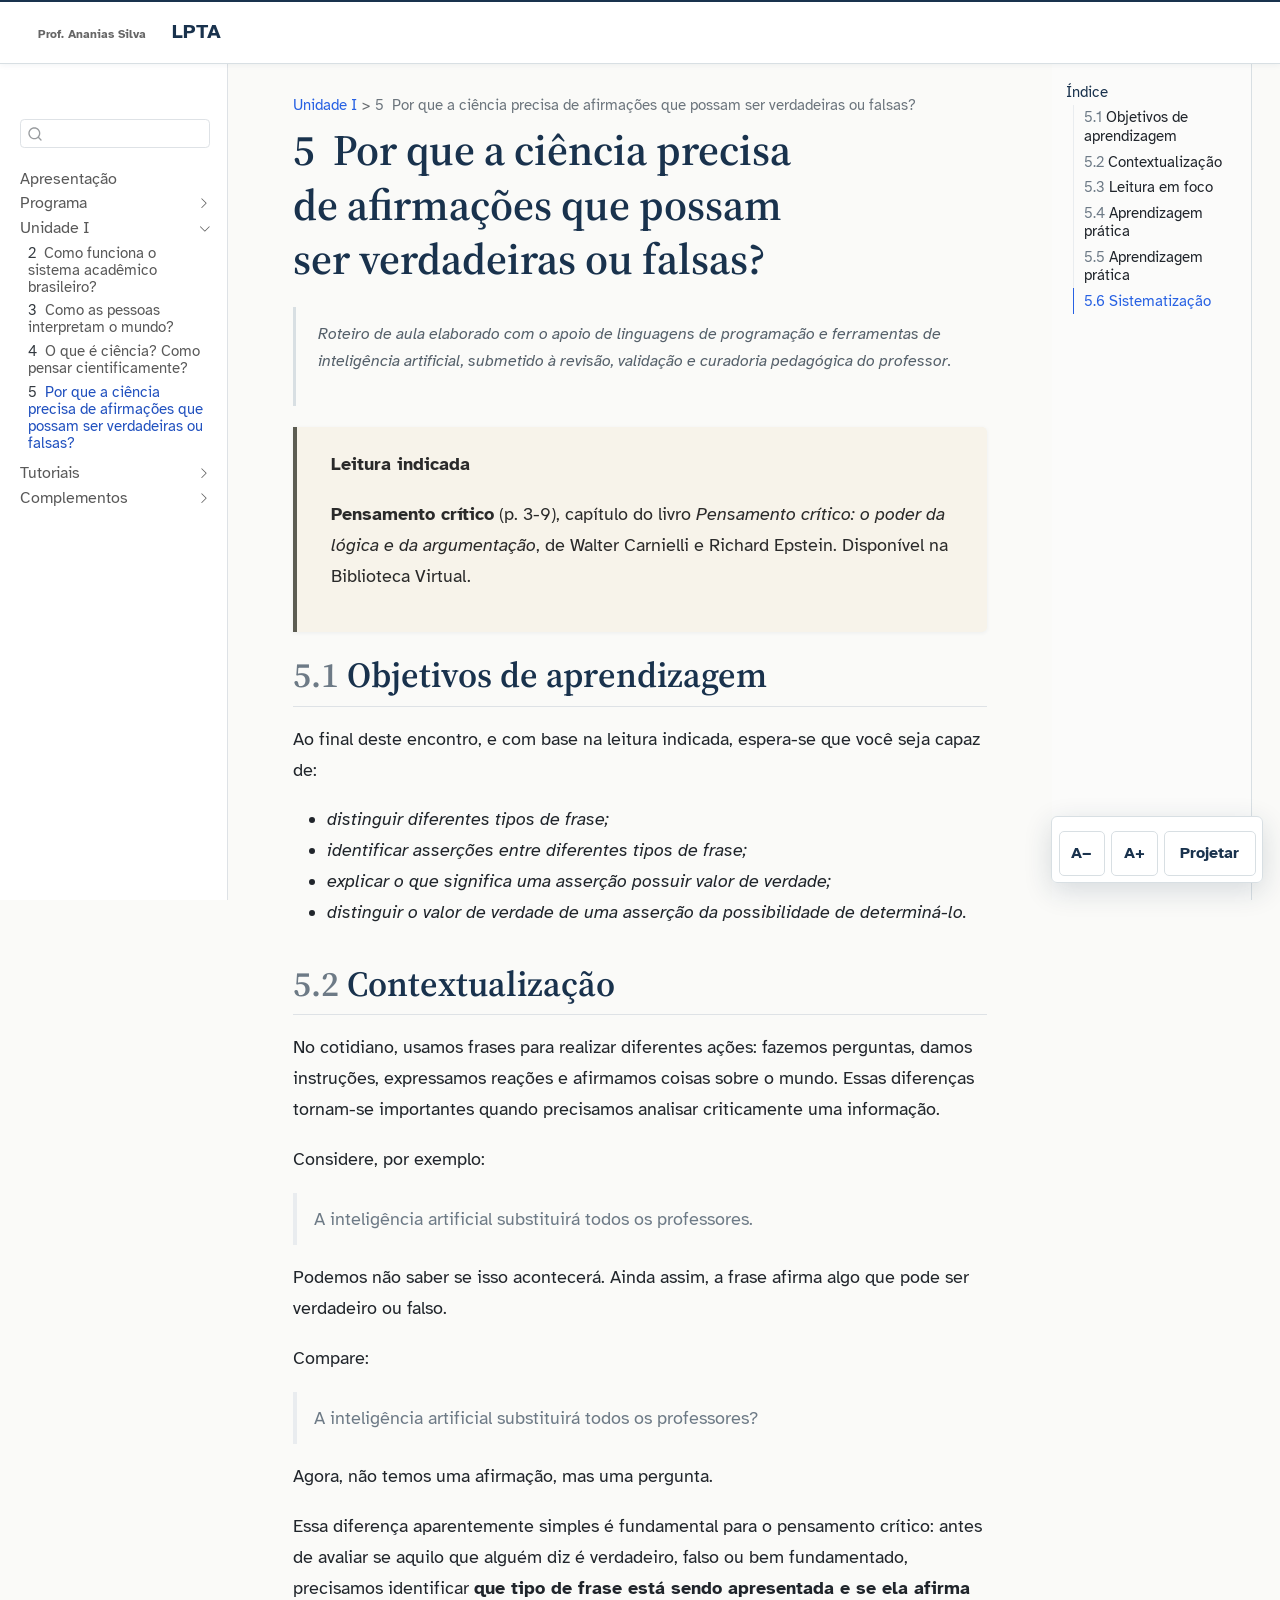
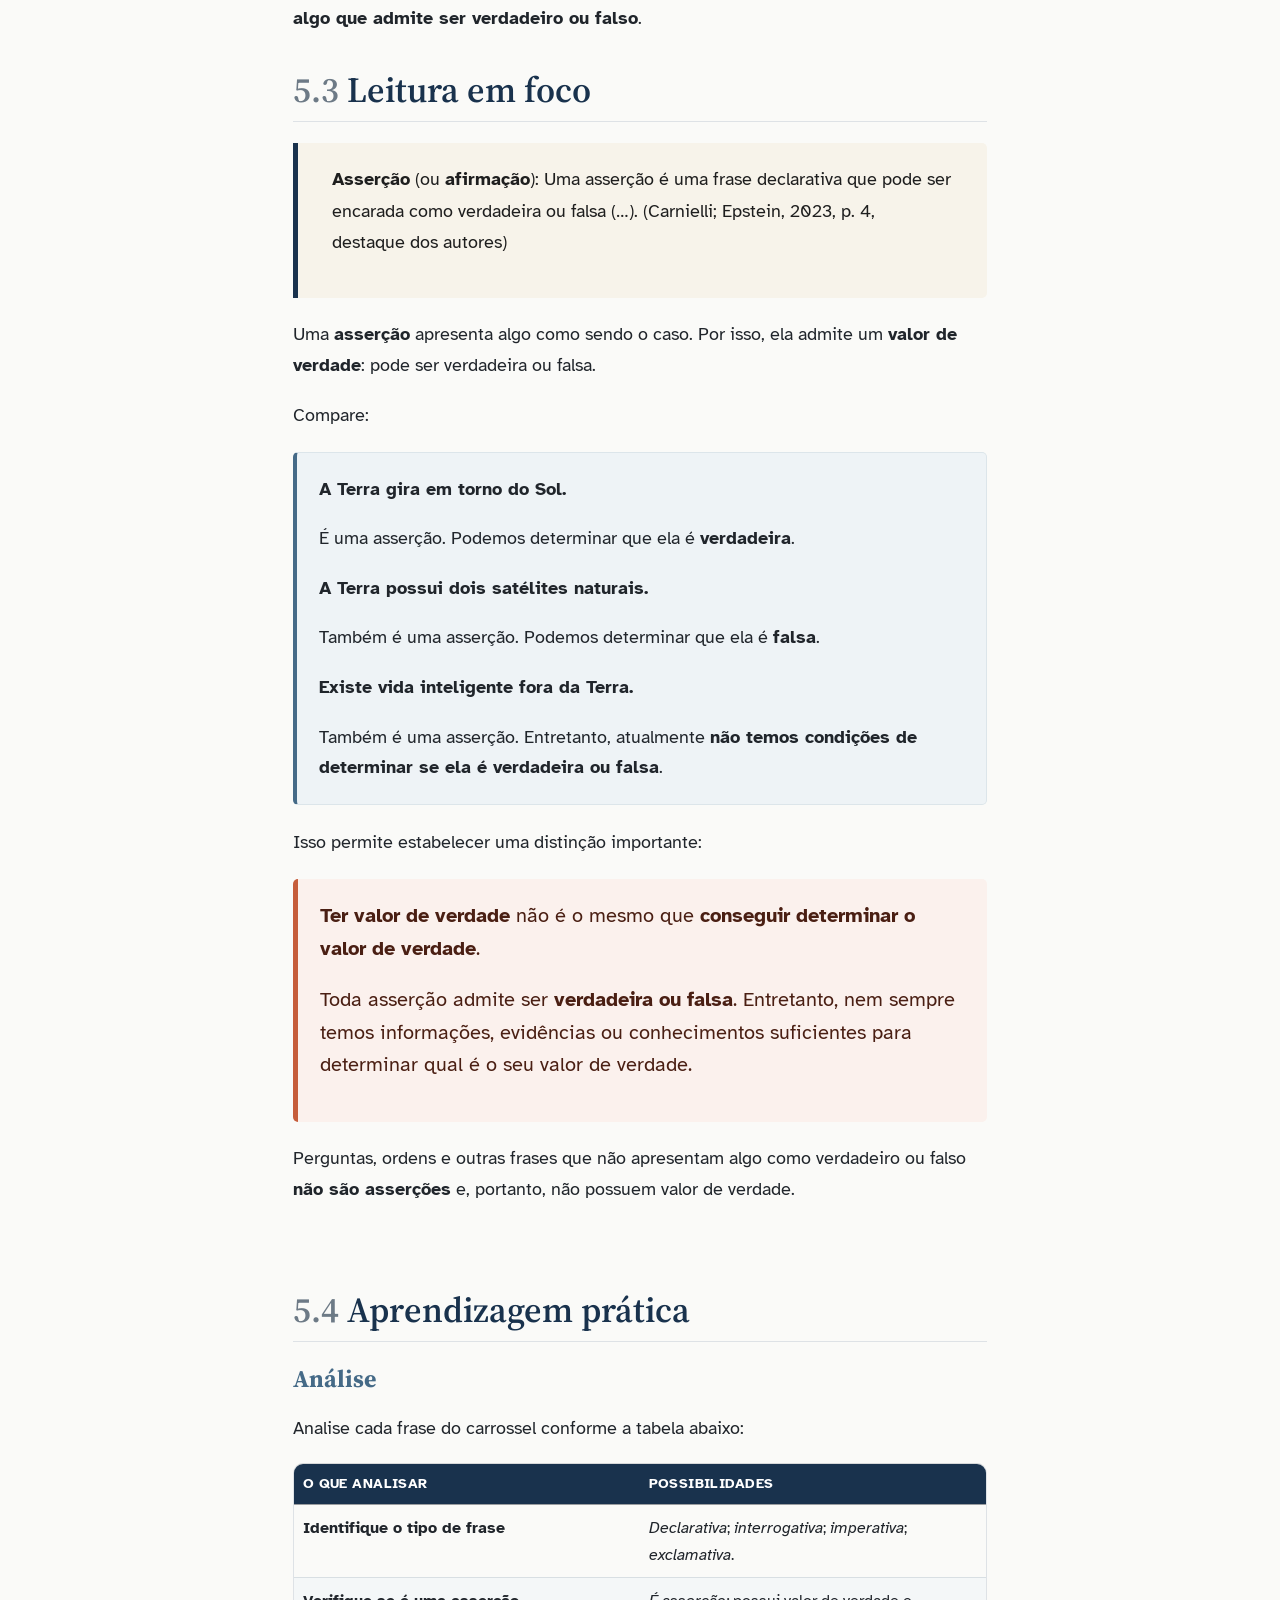
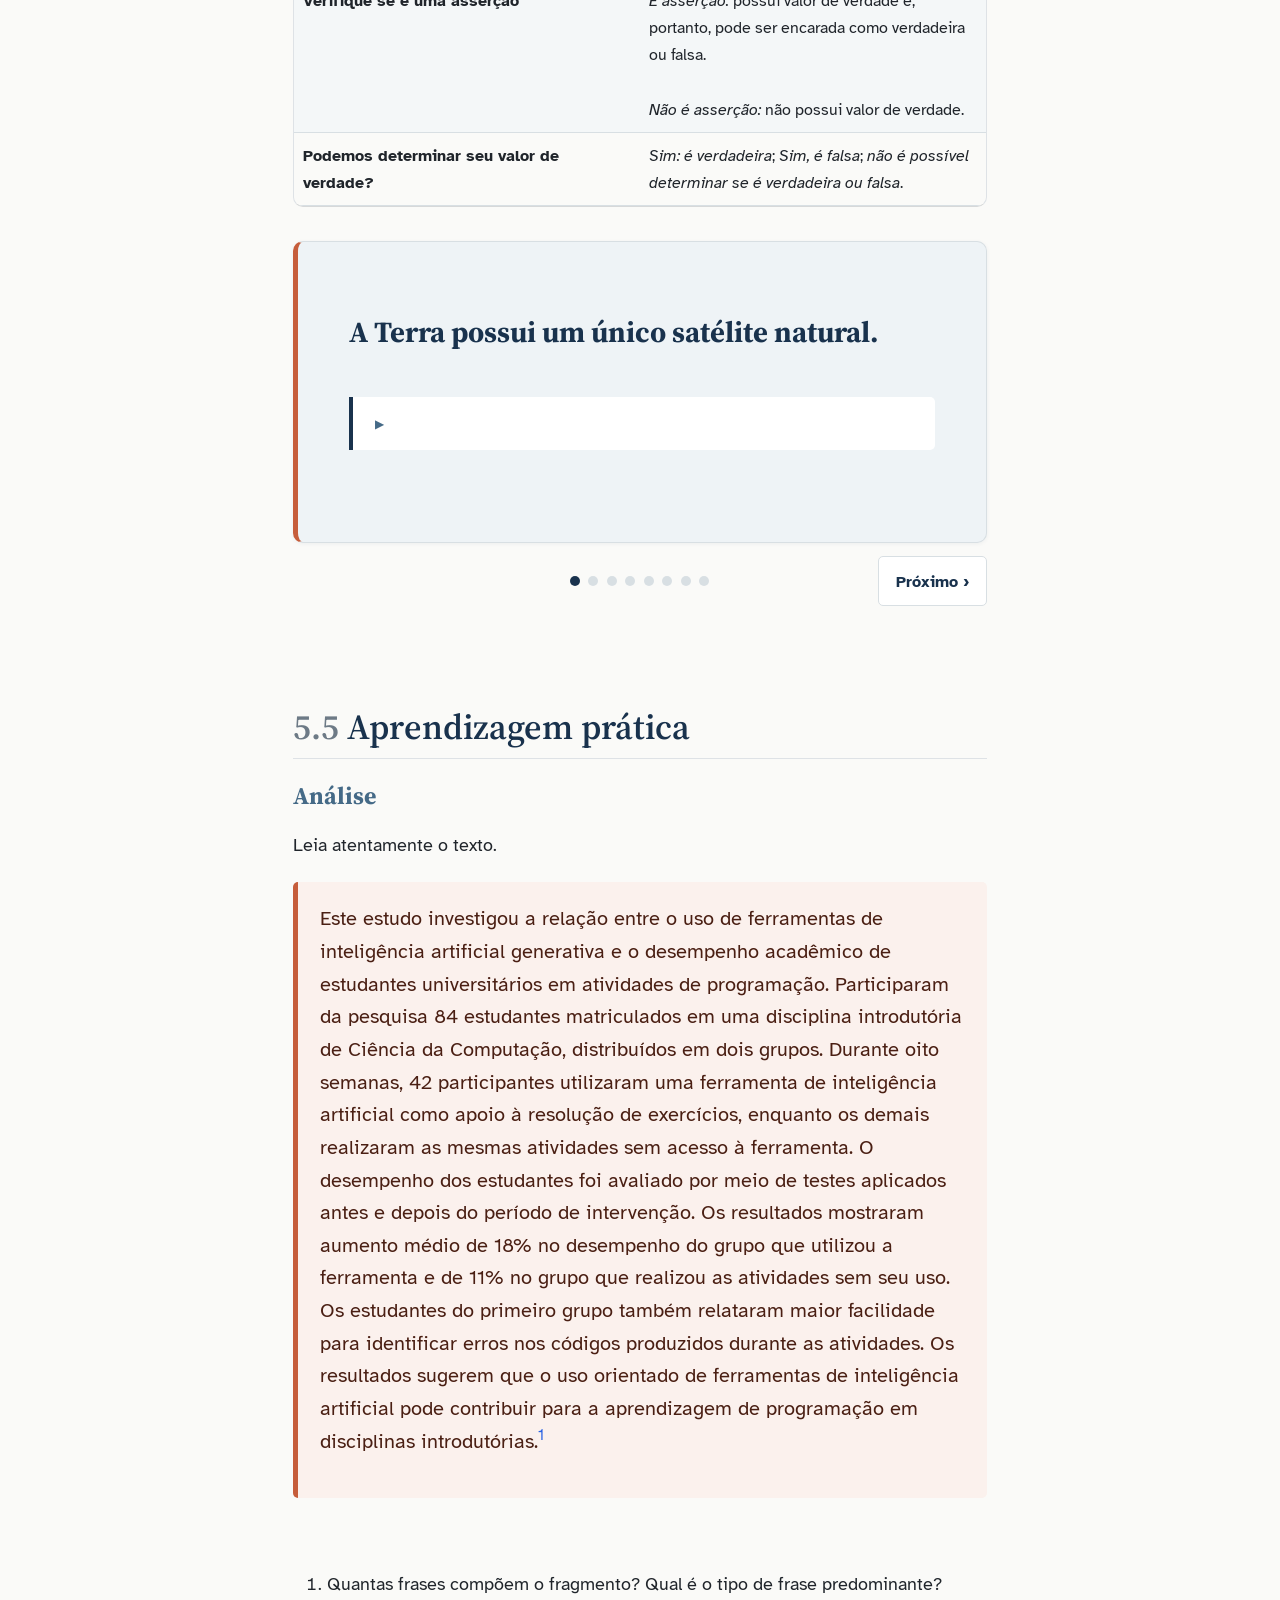
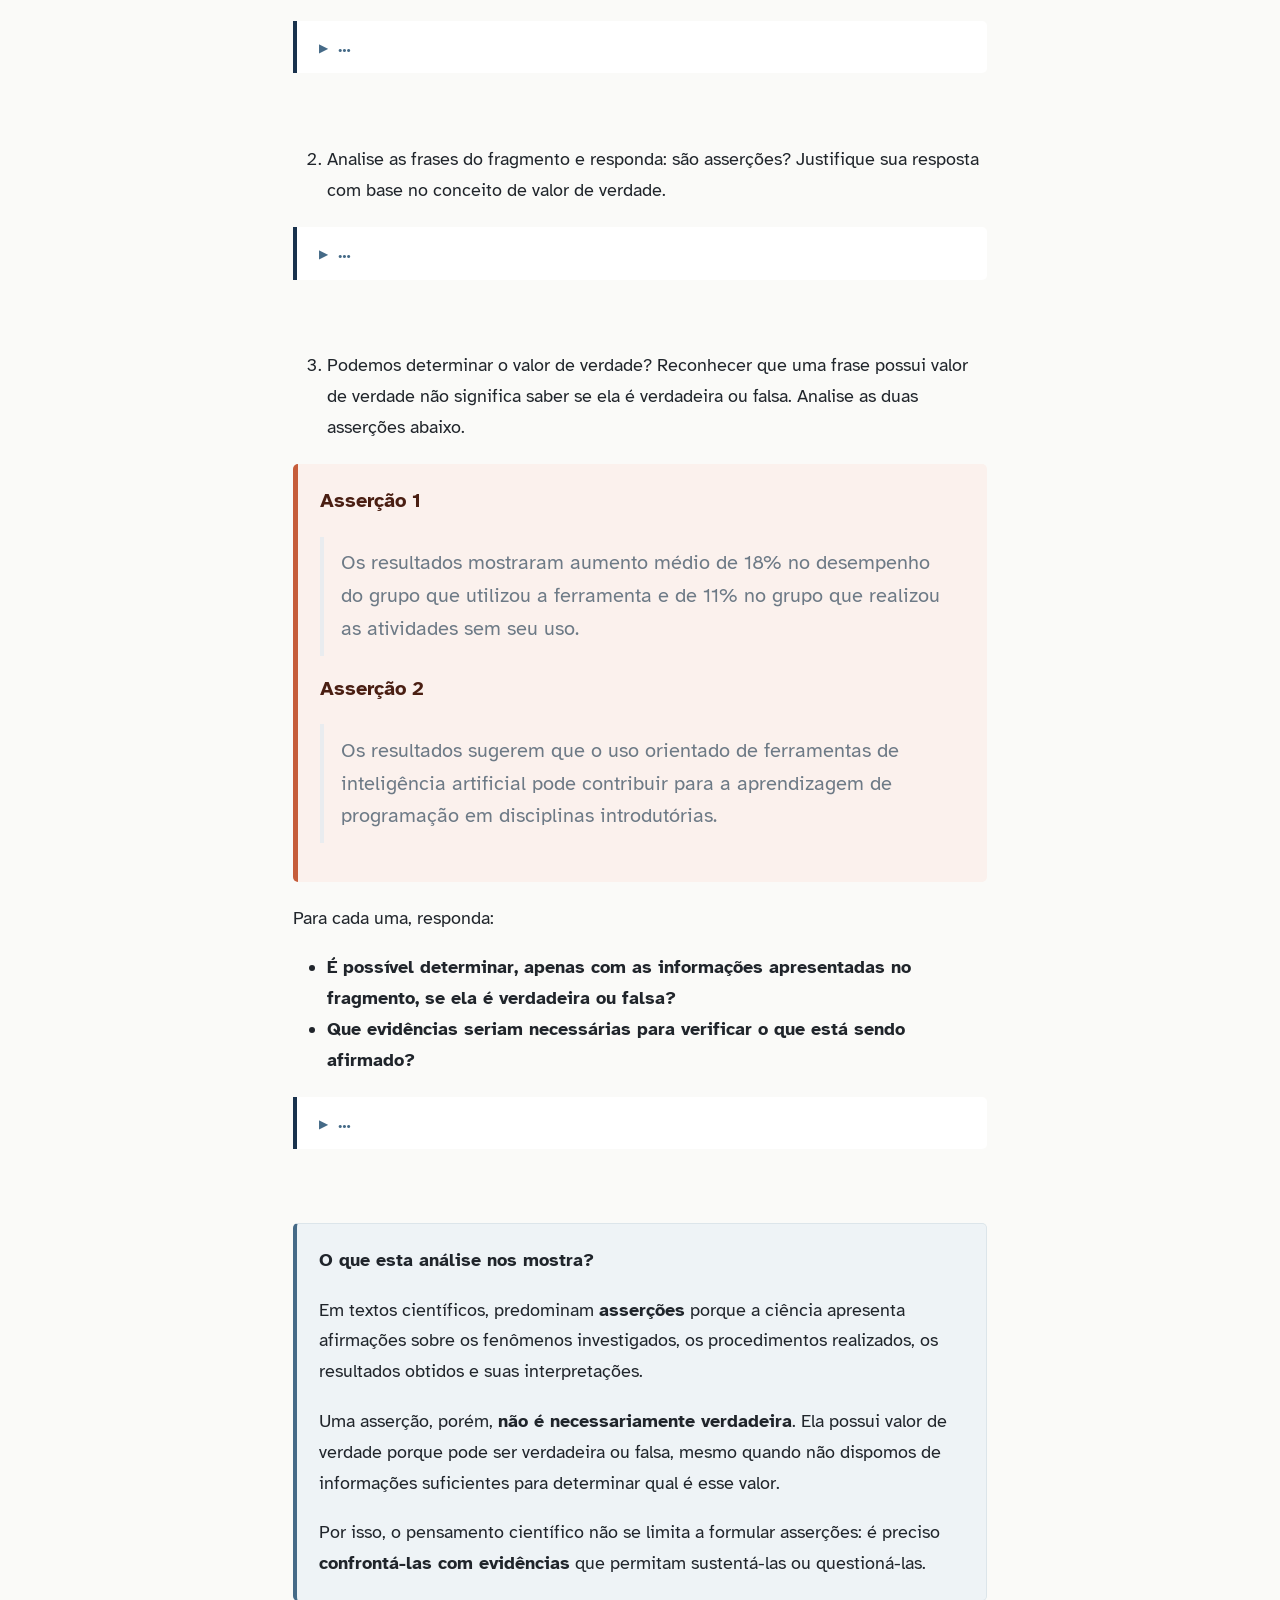
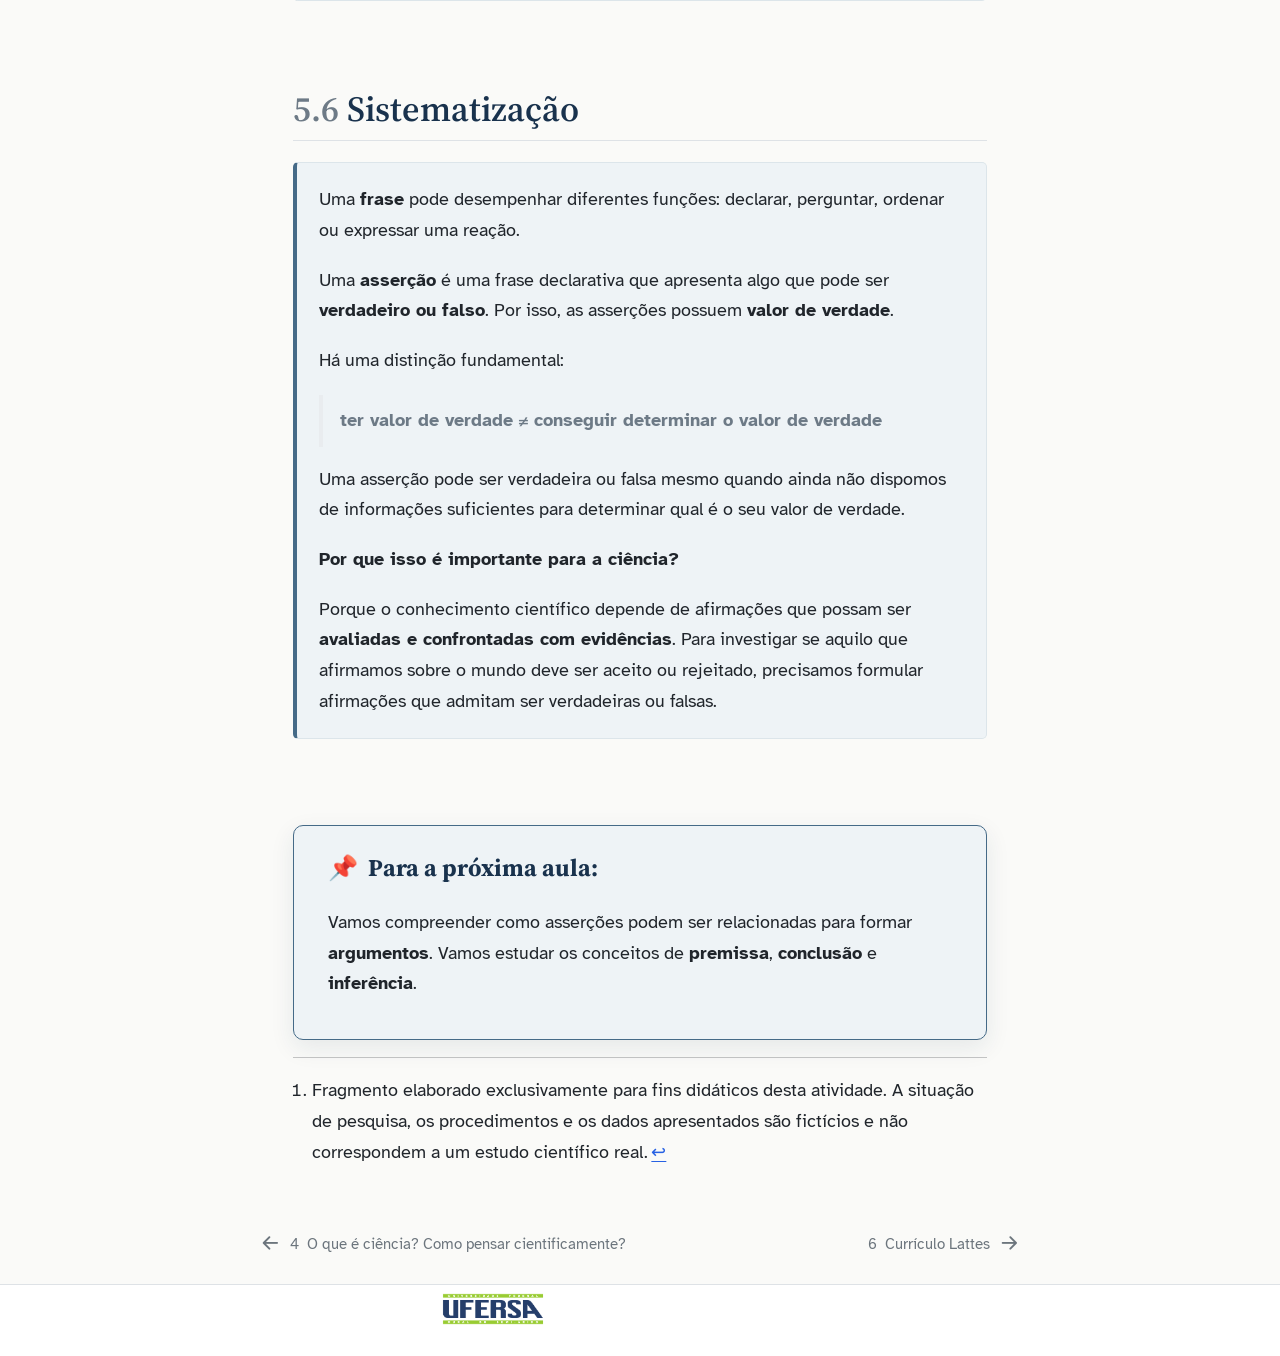
<file: docs/aulas/Aula_4_assercoes_valordeverdade.html>
<!DOCTYPE html>
<html xmlns="http://www.w3.org/1999/xhtml" lang="en" xml:lang="en"><head>

<meta charset="utf-8">
<meta name="generator" content="quarto-1.8.24">

<meta name="viewport" content="width=device-width, initial-scale=1.0, user-scalable=yes">


<title>5&nbsp; Por que a ciência precisa de afirmações que possam ser verdadeiras ou falsas? – LPTA</title>
<style>
code{white-space: pre-wrap;}
span.smallcaps{font-variant: small-caps;}
div.columns{display: flex; gap: min(4vw, 1.5em);}
div.column{flex: auto; overflow-x: auto;}
div.hanging-indent{margin-left: 1.5em; text-indent: -1.5em;}
ul.task-list{list-style: none;}
ul.task-list li input[type="checkbox"] {
  width: 0.8em;
  margin: 0 0.8em 0.2em -1em; /* quarto-specific, see https://github.com/quarto-dev/quarto-cli/issues/4556 */ 
  vertical-align: middle;
}
</style>


<script src="../site_libs/quarto-nav/quarto-nav.js"></script>
<script src="../site_libs/clipboard/clipboard.min.js"></script>
<script src="../site_libs/quarto-search/autocomplete.umd.js"></script>
<script src="../site_libs/quarto-search/fuse.min.js"></script>
<script src="../site_libs/quarto-search/quarto-search.js"></script>
<meta name="quarto:offset" content="../">
<link href="../tutoriais/tutorial_lattes.html" rel="next">
<link href="../aulas/Aula_3_ciencia.html" rel="prev">
<script src="../site_libs/quarto-html/quarto.js" type="module"></script>
<script src="../site_libs/quarto-html/tabsets/tabsets.js" type="module"></script>
<script src="../site_libs/quarto-html/axe/axe-check.js" type="module"></script>
<script src="../site_libs/quarto-html/popper.min.js"></script>
<script src="../site_libs/quarto-html/tippy.umd.min.js"></script>
<script src="../site_libs/quarto-html/anchor.min.js"></script>
<link href="../site_libs/quarto-html/tippy.css" rel="stylesheet">
<link href="../site_libs/quarto-html/quarto-syntax-highlighting-f16cd255ecb5ae9510f6a112aa2ee9ab.css" rel="stylesheet" id="quarto-text-highlighting-styles">
<script src="../site_libs/bootstrap/bootstrap.min.js"></script>
<link href="../site_libs/bootstrap/bootstrap-icons.css" rel="stylesheet">
<link href="../site_libs/bootstrap/bootstrap-8fce5938b24e3c3b5732c8548ccd7f5c.min.css" rel="stylesheet" append-hash="true" id="quarto-bootstrap" data-mode="light">
<script id="quarto-search-options" type="application/json">{
  "location": "sidebar",
  "copy-button": false,
  "collapse-after": 3,
  "panel-placement": "start",
  "type": "textbox",
  "limit": 50,
  "keyboard-shortcut": [
    "f",
    "/",
    "s"
  ],
  "language": {
    "search-no-results-text": "No results",
    "search-matching-documents-text": "matching documents",
    "search-copy-link-title": "Copy link to search",
    "search-hide-matches-text": "Hide additional matches",
    "search-more-match-text": "more match in this document",
    "search-more-matches-text": "more matches in this document",
    "search-clear-button-title": "Clear",
    "search-text-placeholder": "",
    "search-detached-cancel-button-title": "Cancel",
    "search-submit-button-title": "Submit",
    "search-label": "Search"
  }
}</script>
<style>html{ scroll-behavior: smooth; }</style>


<link rel="stylesheet" href="../custom.css">
</head>

<body class="nav-sidebar docked nav-fixed quarto-light">

<div id="quarto-search-results"></div>
  <header id="quarto-header" class="headroom fixed-top">
    <nav class="navbar navbar-expand-lg " data-bs-theme="dark">
      <div class="navbar-container container-fluid">
      <div class="navbar-brand-container mx-auto">
    <a href="../index.html" class="navbar-brand navbar-brand-logo">
    </a>
    <a class="navbar-brand" href="../index.html">
    <span class="navbar-title">LPTA</span>
    </a>
  </div>
          <button class="navbar-toggler" type="button" data-bs-toggle="collapse" data-bs-target="#navbarCollapse" aria-controls="navbarCollapse" role="menu" aria-expanded="false" aria-label="Toggle navigation" onclick="if (window.quartoToggleHeadroom) { window.quartoToggleHeadroom(); }">
  <span class="navbar-toggler-icon"></span>
</button>
          <div class="collapse navbar-collapse" id="navbarCollapse">
            <ul class="navbar-nav navbar-nav-scroll me-auto">
</ul>
          </div> <!-- /navcollapse -->
            <div class="quarto-navbar-tools">
</div>
      </div> <!-- /container-fluid -->
    </nav>
  <nav class="quarto-secondary-nav">
    <div class="container-fluid d-flex">
      <button type="button" class="quarto-btn-toggle btn" data-bs-toggle="collapse" role="button" data-bs-target=".quarto-sidebar-collapse-item" aria-controls="quarto-sidebar" aria-expanded="false" aria-label="Toggle sidebar navigation" onclick="if (window.quartoToggleHeadroom) { window.quartoToggleHeadroom(); }">
        <i class="bi bi-layout-text-sidebar-reverse"></i>
      </button>
        <nav class="quarto-page-breadcrumbs" aria-label="breadcrumb"><ol class="breadcrumb"><li class="breadcrumb-item"><a href="../aulas/Aula_1_sistemaacademico.html">Unidade I</a></li><li class="breadcrumb-item"><a href="../aulas/Aula_4_assercoes_valordeverdade.html"><span class="chapter-number">5</span>&nbsp; <span class="chapter-title">Por que a ciência precisa de afirmações que possam ser verdadeiras ou falsas?</span></a></li></ol></nav>
        <a class="flex-grow-1" role="navigation" data-bs-toggle="collapse" data-bs-target=".quarto-sidebar-collapse-item" aria-controls="quarto-sidebar" aria-expanded="false" aria-label="Toggle sidebar navigation" onclick="if (window.quartoToggleHeadroom) { window.quartoToggleHeadroom(); }">      
        </a>
      <button type="button" class="btn quarto-search-button" aria-label="Search" onclick="window.quartoOpenSearch();">
        <i class="bi bi-search"></i>
      </button>
    </div>
  </nav>
</header>
<!-- content -->
<div id="quarto-content" class="quarto-container page-columns page-rows-contents page-layout-article page-navbar">
<!-- sidebar -->
  <nav id="quarto-sidebar" class="sidebar collapse collapse-horizontal quarto-sidebar-collapse-item sidebar-navigation docked overflow-auto">
    <div class="pt-lg-2 mt-2 text-left sidebar-header sidebar-header-stacked">
      <a href="../index.html" class="sidebar-logo-link">
      </a>
      </div>
        <div class="mt-2 flex-shrink-0 align-items-center">
        <div class="sidebar-search">
        <div id="quarto-search" class="" title="Search"></div>
        </div>
        </div>
    <div class="sidebar-menu-container"> 
    <ul class="list-unstyled mt-1">
        <li class="sidebar-item">
  <div class="sidebar-item-container"> 
  <a href="../index.html" class="sidebar-item-text sidebar-link">
 <span class="menu-text">Apresentação</span></a>
  </div>
</li>
        <li class="sidebar-item sidebar-item-section">
      <div class="sidebar-item-container"> 
            <a class="sidebar-item-text sidebar-link text-start collapsed" data-bs-toggle="collapse" data-bs-target="#quarto-sidebar-section-1" role="navigation" aria-expanded="false">
 <span class="menu-text">Programa</span></a>
          <a class="sidebar-item-toggle text-start collapsed" data-bs-toggle="collapse" data-bs-target="#quarto-sidebar-section-1" role="navigation" aria-expanded="false" aria-label="Toggle section">
            <i class="bi bi-chevron-right ms-2"></i>
          </a> 
      </div>
      <ul id="quarto-sidebar-section-1" class="collapse list-unstyled sidebar-section depth1 ">  
          <li class="sidebar-item">
  <div class="sidebar-item-container"> 
  <a href="../aulas/programa.html" class="sidebar-item-text sidebar-link">
 <span class="menu-text"><span class="chapter-number">1</span>&nbsp; <span class="chapter-title">Como está organizada a disciplina LPTA?</span></span></a>
  </div>
</li>
      </ul>
  </li>
        <li class="sidebar-item sidebar-item-section">
      <div class="sidebar-item-container"> 
            <a class="sidebar-item-text sidebar-link text-start" data-bs-toggle="collapse" data-bs-target="#quarto-sidebar-section-2" role="navigation" aria-expanded="true">
 <span class="menu-text">Unidade I</span></a>
          <a class="sidebar-item-toggle text-start" data-bs-toggle="collapse" data-bs-target="#quarto-sidebar-section-2" role="navigation" aria-expanded="true" aria-label="Toggle section">
            <i class="bi bi-chevron-right ms-2"></i>
          </a> 
      </div>
      <ul id="quarto-sidebar-section-2" class="collapse list-unstyled sidebar-section depth1 show">  
          <li class="sidebar-item">
  <div class="sidebar-item-container"> 
  <a href="../aulas/Aula_1_sistemaacademico.html" class="sidebar-item-text sidebar-link">
 <span class="menu-text"><span class="chapter-number">2</span>&nbsp; <span class="chapter-title">Como funciona o sistema acadêmico brasileiro?</span></span></a>
  </div>
</li>
          <li class="sidebar-item">
  <div class="sidebar-item-container"> 
  <a href="../aulas/Aula_2_conhecimentocientifico.html" class="sidebar-item-text sidebar-link">
 <span class="menu-text"><span class="chapter-number">3</span>&nbsp; <span class="chapter-title">Como as pessoas interpretam o mundo?</span></span></a>
  </div>
</li>
          <li class="sidebar-item">
  <div class="sidebar-item-container"> 
  <a href="../aulas/Aula_3_ciencia.html" class="sidebar-item-text sidebar-link">
 <span class="menu-text"><span class="chapter-number">4</span>&nbsp; <span class="chapter-title">O que é ciência? Como pensar cientificamente?</span></span></a>
  </div>
</li>
          <li class="sidebar-item">
  <div class="sidebar-item-container"> 
  <a href="../aulas/Aula_4_assercoes_valordeverdade.html" class="sidebar-item-text sidebar-link active">
 <span class="menu-text"><span class="chapter-number">5</span>&nbsp; <span class="chapter-title">Por que a ciência precisa de afirmações que possam ser verdadeiras ou falsas?</span></span></a>
  </div>
</li>
      </ul>
  </li>
        <li class="sidebar-item sidebar-item-section">
      <div class="sidebar-item-container"> 
            <a class="sidebar-item-text sidebar-link text-start collapsed" data-bs-toggle="collapse" data-bs-target="#quarto-sidebar-section-3" role="navigation" aria-expanded="false">
 <span class="menu-text">Tutoriais</span></a>
          <a class="sidebar-item-toggle text-start collapsed" data-bs-toggle="collapse" data-bs-target="#quarto-sidebar-section-3" role="navigation" aria-expanded="false" aria-label="Toggle section">
            <i class="bi bi-chevron-right ms-2"></i>
          </a> 
      </div>
      <ul id="quarto-sidebar-section-3" class="collapse list-unstyled sidebar-section depth1 ">  
          <li class="sidebar-item">
  <div class="sidebar-item-container"> 
  <a href="../tutoriais/tutorial_lattes.html" class="sidebar-item-text sidebar-link">
 <span class="menu-text"><span class="chapter-number">6</span>&nbsp; <span class="chapter-title">Currículo Lattes</span></span></a>
  </div>
</li>
      </ul>
  </li>
        <li class="sidebar-item sidebar-item-section">
      <div class="sidebar-item-container"> 
            <a class="sidebar-item-text sidebar-link text-start collapsed" data-bs-toggle="collapse" data-bs-target="#quarto-sidebar-section-4" role="navigation" aria-expanded="false">
 <span class="menu-text">Complementos</span></a>
          <a class="sidebar-item-toggle text-start collapsed" data-bs-toggle="collapse" data-bs-target="#quarto-sidebar-section-4" role="navigation" aria-expanded="false" aria-label="Toggle section">
            <i class="bi bi-chevron-right ms-2"></i>
          </a> 
      </div>
      <ul id="quarto-sidebar-section-4" class="collapse list-unstyled sidebar-section depth1 ">  
          <li class="sidebar-item">
  <div class="sidebar-item-container"> 
  <a href="../complementos/complemento_crono.html" class="sidebar-item-text sidebar-link">
 <span class="menu-text"><span class="chapter-number">7</span>&nbsp; <span class="chapter-title">Cronograma de aulas</span></span></a>
  </div>
</li>
      </ul>
  </li>
    </ul>
    </div>
</nav>
<div id="quarto-sidebar-glass" class="quarto-sidebar-collapse-item" data-bs-toggle="collapse" data-bs-target=".quarto-sidebar-collapse-item"></div>
<!-- margin-sidebar -->
    <div id="quarto-margin-sidebar" class="sidebar margin-sidebar">
        <nav id="TOC" role="doc-toc" class="toc-active">
    <h2 id="toc-title">Índice</h2>
   
  <ul>
  <li><a href="#objetivos-de-aprendizagem" id="toc-objetivos-de-aprendizagem" class="nav-link active" data-scroll-target="#objetivos-de-aprendizagem"><span class="header-section-number">5.1</span> Objetivos de aprendizagem</a></li>
  <li><a href="#contextualização" id="toc-contextualização" class="nav-link" data-scroll-target="#contextualização"><span class="header-section-number">5.2</span> Contextualização</a></li>
  <li><a href="#leitura-em-foco" id="toc-leitura-em-foco" class="nav-link" data-scroll-target="#leitura-em-foco"><span class="header-section-number">5.3</span> Leitura em foco</a></li>
  <li><a href="#aprendizagem-prática" id="toc-aprendizagem-prática" class="nav-link" data-scroll-target="#aprendizagem-prática"><span class="header-section-number">5.4</span> Aprendizagem prática</a></li>
  <li><a href="#aprendizagem-prática-1" id="toc-aprendizagem-prática-1" class="nav-link" data-scroll-target="#aprendizagem-prática-1"><span class="header-section-number">5.5</span> Aprendizagem prática</a></li>
  <li><a href="#sistematização" id="toc-sistematização" class="nav-link" data-scroll-target="#sistematização"><span class="header-section-number">5.6</span> Sistematização</a></li>
  </ul>
</nav>
    </div>
<!-- main -->
<main class="content" id="quarto-document-content">

<header id="title-block-header" class="quarto-title-block default"><nav class="quarto-page-breadcrumbs quarto-title-breadcrumbs d-none d-lg-block" aria-label="breadcrumb"><ol class="breadcrumb"><li class="breadcrumb-item"><a href="../aulas/Aula_1_sistemaacademico.html">Unidade I</a></li><li class="breadcrumb-item"><a href="../aulas/Aula_4_assercoes_valordeverdade.html"><span class="chapter-number">5</span>&nbsp; <span class="chapter-title">Por que a ciência precisa de afirmações que possam ser verdadeiras ou falsas?</span></a></li></ol></nav>
<div class="quarto-title">
<h1 class="title"><span class="chapter-number">5</span>&nbsp; <span class="chapter-title">Por que a ciência precisa de afirmações que possam ser verdadeiras ou falsas?</span></h1>
</div>



<div class="quarto-title-meta">

    
  
    
  </div>
  


</header>


<div class="nota-secundaria">
<p>Roteiro de aula elaborado com o apoio de linguagens de programação e ferramentas de inteligência artificial, submetido à revisão, validação e curadoria pedagógica do professor.</p>
</div>
<div class="leitura">
<p><strong>Leitura indicada</strong></p>
<p><strong>Pensamento crítico</strong> (p.&nbsp;3-9), capítulo do livro <em>Pensamento crítico: o poder da lógica e da argumentação</em>, de Walter Carnielli e Richard Epstein. Disponível na Biblioteca Virtual.</p>
</div>
<section id="objetivos-de-aprendizagem" class="level2" data-number="5.1">
<h2 data-number="5.1" class="anchored" data-anchor-id="objetivos-de-aprendizagem"><span class="header-section-number">5.1</span> Objetivos de aprendizagem</h2>
<p>Ao final deste encontro, e com base na leitura indicada, espera-se que você seja capaz de:</p>
<ul>
<li><em>distinguir diferentes tipos de frase;</em></li>
<li><em>identificar asserções entre diferentes tipos de frase;</em></li>
<li><em>explicar o que significa uma asserção possuir valor de verdade;</em></li>
<li><em>distinguir o valor de verdade de uma asserção da possibilidade de determiná-lo.</em></li>
</ul>
</section>
<section id="contextualização" class="level2" data-number="5.2">
<h2 data-number="5.2" class="anchored" data-anchor-id="contextualização"><span class="header-section-number">5.2</span> Contextualização</h2>
<p>No cotidiano, usamos frases para realizar diferentes ações: fazemos perguntas, damos instruções, expressamos reações e afirmamos coisas sobre o mundo. Essas diferenças tornam-se importantes quando precisamos analisar criticamente uma informação.</p>
<p>Considere, por exemplo:</p>
<blockquote class="blockquote">
<p>A inteligência artificial substituirá todos os professores.</p>
</blockquote>
<p>Podemos não saber se isso acontecerá. Ainda assim, a frase afirma algo que pode ser verdadeiro ou falso.</p>
<p>Compare:</p>
<blockquote class="blockquote">
<p>A inteligência artificial substituirá todos os professores?</p>
</blockquote>
<p>Agora, não temos uma afirmação, mas uma pergunta.</p>
<p>Essa diferença aparentemente simples é fundamental para o pensamento crítico: antes de avaliar se aquilo que alguém diz é verdadeiro, falso ou bem fundamentado, precisamos identificar <strong>que tipo de frase está sendo apresentada e se ela afirma algo que admite ser verdadeiro ou falso</strong>.</p>
</section>
<section id="leitura-em-foco" class="level2" data-number="5.3">
<h2 data-number="5.3" class="anchored" data-anchor-id="leitura-em-foco"><span class="header-section-number">5.3</span> Leitura em foco</h2>
<div class="citacao">
<p><strong>Asserção</strong> (ou <strong>afirmação</strong>): Uma asserção é uma frase declarativa que pode ser encarada como verdadeira ou falsa (…). (Carnielli; Epstein, 2023, p.&nbsp;4, destaque dos autores)</p>
</div>
<p>Uma <strong>asserção</strong> apresenta algo como sendo o caso. Por isso, ela admite um <strong>valor de verdade</strong>: pode ser verdadeira ou falsa.</p>
<p>Compare:</p>
<div class="destaque">
<p><strong>A Terra gira em torno do Sol.</strong></p>
<p>É uma asserção. Podemos determinar que ela é <strong>verdadeira</strong>.</p>
<p><strong>A Terra possui dois satélites naturais.</strong></p>
<p>Também é uma asserção. Podemos determinar que ela é <strong>falsa</strong>.</p>
<p><strong>Existe vida inteligente fora da Terra.</strong></p>
<p>Também é uma asserção. Entretanto, atualmente <strong>não temos condições de determinar se ela é verdadeira ou falsa</strong>.</p>
</div>
<p>Isso permite estabelecer uma distinção importante:</p>
<div class="enfase">
<p><strong>Ter valor de verdade</strong> não é o mesmo que <strong>conseguir determinar o valor de verdade</strong>.</p>
<p>Toda asserção admite ser <strong>verdadeira ou falsa</strong>. Entretanto, nem sempre temos informações, evidências ou conhecimentos suficientes para determinar qual é o seu valor de verdade.</p>
</div>
<p>Perguntas, ordens e outras frases que não apresentam algo como verdadeiro ou falso <strong>não são asserções</strong> e, portanto, não possuem valor de verdade.</p>
<p><br></p>
</section>
<section id="aprendizagem-prática" class="level2" data-number="5.4">
<h2 data-number="5.4" class="anchored" data-anchor-id="aprendizagem-prática"><span class="header-section-number">5.4</span> Aprendizagem prática</h2>
<div class="subtitulo-nao-numerado">
<p>Análise</p>
</div>
<p>Analise cada frase do carrossel conforme a tabela abaixo:</p>
<table class="caption-top table">
<colgroup>
<col style="width: 50%">
<col style="width: 50%">
</colgroup>
<thead>
<tr class="header">
<th>O que analisar</th>
<th>Possibilidades</th>
</tr>
</thead>
<tbody>
<tr class="odd">
<td><strong>Identifique o tipo de frase</strong></td>
<td><em>Declarativa</em>; <em>interrogativa</em>; <em>imperativa</em>; <em>exclamativa</em>.</td>
</tr>
<tr class="even">
<td><strong>Verifique se é uma asserção</strong></td>
<td><em>É asserção:</em> possui valor de verdade e, portanto, pode ser encarada como verdadeira ou falsa.<br><br><em>Não é asserção:</em> não possui valor de verdade.</td>
</tr>
<tr class="odd">
<td><strong>Podemos determinar seu valor de verdade?</strong></td>
<td><em>Sim: é verdadeira</em>; <em>Sim, é falsa</em>; <em>não é possível determinar se é verdadeira ou falsa</em>.</td>
</tr>
</tbody>
</table>
<div id="carrossel-frases-assercoes" class="carousel slide carrossel-aula" data-bs-interval="false" data-bs-wrap="false">

  <div class="carousel-inner carrossel-slides">

    <!-- Questão 1 -->
    <div class="carousel-item active">
      <div class="carrossel-slide-conteudo">

        <p class="carrossel-afirmacao">
          A Terra possui um único satélite natural.
        </p>

        <details class="resposta-escondida">
          <summary aria-label="Conferir resposta"></summary>
          <ul>
            <li><strong>Tipo de frase:</strong> declarativa</li>
            <li><strong>É asserção</strong></li>
            <li><strong>É verdadeira</strong></li>
          </ul>
        </details>

      </div>
    </div>

    <!-- Questão 2 -->
    <div class="carousel-item">
      <div class="carrossel-slide-conteudo">

        <p class="carrossel-afirmacao">
          A Terra possui dois satélites naturais.
        </p>

        <details class="resposta-escondida">
          <summary aria-label="Conferir resposta"></summary>
          <ul>
            <li><strong>Tipo de frase:</strong> declarativa</li>
            <li><strong>É asserção</strong></li>
            <li><strong>É falsa</strong></li>
          </ul>
        </details>

      </div>
    </div>

    <!-- Questão 3 -->
    <div class="carousel-item">
      <div class="carrossel-slide-conteudo">

        <p class="carrossel-afirmacao">
          Feche todos os programas antes de desligar o computador.
        </p>

        <details class="resposta-escondida">
          <summary aria-label="Conferir resposta"></summary>
          <ul>
            <li><strong>Tipo de frase:</strong> imperativa</li>
            <li><strong>Não é asserção</strong></li>
            <li><strong>Não possui valor de verdade</strong></li>
          </ul>
        </details>

      </div>
    </div>

    <!-- Questão 4 -->
    <div class="carousel-item">
      <div class="carrossel-slide-conteudo">

        <p class="carrossel-afirmacao">
          Quantos planetas existem no Sistema Solar?
        </p>

        <details class="resposta-escondida">
          <summary aria-label="Conferir resposta"></summary>
          <ul>
            <li><strong>Tipo de frase:</strong> interrogativa</li>
            <li><strong>Não é asserção</strong></li>
            <li><strong>Não possui valor de verdade</strong></li>
          </ul>
        </details>

      </div>
    </div>

    <!-- Questão 5 -->
    <div class="carousel-item">
      <div class="carrossel-slide-conteudo">

        <p class="carrossel-afirmacao">
          Que surpresa!
        </p>

        <details class="resposta-escondida">
          <summary aria-label="Conferir resposta"></summary>
          <ul>
            <li><strong>Tipo de frase:</strong> exclamativa</li>
            <li><strong>Não é asserção</strong></li>
            <li><strong>Não possui valor de verdade</strong></li>
          </ul>
        </details>

      </div>
    </div>

    <!-- Questão 6 -->
    <div class="carousel-item">
      <div class="carrossel-slide-conteudo">

        <p class="carrossel-afirmacao">
          Existe vida inteligente fora da Terra.
        </p>

        <details class="resposta-escondida">
          <summary aria-label="Conferir resposta"></summary>
          <ul>
            <li><strong>Tipo de frase:</strong> declarativa</li>
            <li><strong>É asserção</strong></li>
            <li><strong>Não é possível determinar atualmente se é verdadeira ou falsa</strong></li>
          </ul>
        </details>

      </div>
    </div>

    <!-- Questão 7 -->
    <div class="carousel-item">
      <div class="carrossel-slide-conteudo">

        <p class="carrossel-afirmacao">
          A inteligência artificial substituirá todos os professores.
        </p>

        <details class="resposta-escondida">
          <summary aria-label="Conferir resposta"></summary>
          <ul>
            <li><strong>Tipo de frase:</strong> declarativa</li>
            <li><strong>É asserção</strong></li>
            <li><strong>Não é possível determinar atualmente se é verdadeira ou falsa</strong></li>
          </ul>
        </details>

      </div>
    </div>

    <!-- Questão 8 -->
    <div class="carousel-item">
      <div class="carrossel-slide-conteudo">

        <p class="carrossel-afirmacao">
          O número 10 é maior que o número 20.
        </p>

        <details class="resposta-escondida">
          <summary aria-label="Conferir resposta"></summary>
          <ul>
            <li><strong>Tipo de frase:</strong> declarativa</li>
            <li><strong>É asserção</strong></li>
            <li><strong>É falsa</strong></li>
          </ul>
        </details>

      </div>
    </div>

  </div>

  <!-- Navegação -->
  <div class="carrossel-navegacao">

    <button class="carrossel-botao carrossel-anterior" type="button" data-bs-target="#carrossel-frases-assercoes" data-bs-slide="prev" aria-label="Questão anterior">
      ‹ Anterior
    </button>

    <div class="carrossel-indicadores" aria-label="Navegação entre as questões">

      <button type="button" data-bs-target="#carrossel-frases-assercoes" data-bs-slide-to="0" class="active" aria-current="true" aria-label="Questão 1"></button>

      <button type="button" data-bs-target="#carrossel-frases-assercoes" data-bs-slide-to="1" aria-label="Questão 2"></button>

      <button type="button" data-bs-target="#carrossel-frases-assercoes" data-bs-slide-to="2" aria-label="Questão 3"></button>

      <button type="button" data-bs-target="#carrossel-frases-assercoes" data-bs-slide-to="3" aria-label="Questão 4"></button>

      <button type="button" data-bs-target="#carrossel-frases-assercoes" data-bs-slide-to="4" aria-label="Questão 5"></button>

      <button type="button" data-bs-target="#carrossel-frases-assercoes" data-bs-slide-to="5" aria-label="Questão 6"></button>

      <button type="button" data-bs-target="#carrossel-frases-assercoes" data-bs-slide-to="6" aria-label="Questão 7"></button>

      <button type="button" data-bs-target="#carrossel-frases-assercoes" data-bs-slide-to="7" aria-label="Questão 8"></button>

    </div>

    <button class="carrossel-botao carrossel-proximo" type="button" data-bs-target="#carrossel-frases-assercoes" data-bs-slide="next" aria-label="Próxima questão">
      Próximo ›
    </button>

  </div>

</div>

<script>
document.addEventListener("DOMContentLoaded", function () {

  const carrossel = document.querySelector("#carrossel-frases-assercoes");

  if (!carrossel) return;

  const slides = Array.from(
    carrossel.querySelectorAll(".carousel-item")
  );

  const botaoAnterior =
    carrossel.querySelector(".carrossel-anterior");

  const botaoProximo =
    carrossel.querySelector(".carrossel-proximo");

  function atualizarNavegacao() {

    const slideAtivo =
      carrossel.querySelector(".carousel-item.active");

    const indiceAtual =
      slides.indexOf(slideAtivo);

    botaoAnterior.style.visibility =
      indiceAtual === 0 ? "hidden" : "visible";

    botaoProximo.style.visibility =
      indiceAtual === slides.length - 1
        ? "hidden"
        : "visible";
  }

  carrossel.addEventListener(
    "slid.bs.carousel",
    atualizarNavegacao
  );

  atualizarNavegacao();

});
</script>
<p><br></p>
</section>
<section id="aprendizagem-prática-1" class="level2" data-number="5.5">
<h2 data-number="5.5" class="anchored" data-anchor-id="aprendizagem-prática-1"><span class="header-section-number">5.5</span> Aprendizagem prática</h2>
<div class="subtitulo-nao-numerado">
<p>Análise</p>
</div>
<p>Leia atentamente o texto.</p>
<div class="enfase">
<p>Este estudo investigou a relação entre o uso de ferramentas de inteligência artificial generativa e o desempenho acadêmico de estudantes universitários em atividades de programação. Participaram da pesquisa 84 estudantes matriculados em uma disciplina introdutória de Ciência da Computação, distribuídos em dois grupos. Durante oito semanas, 42 participantes utilizaram uma ferramenta de inteligência artificial como apoio à resolução de exercícios, enquanto os demais realizaram as mesmas atividades sem acesso à ferramenta. O desempenho dos estudantes foi avaliado por meio de testes aplicados antes e depois do período de intervenção. Os resultados mostraram aumento médio de 18% no desempenho do grupo que utilizou a ferramenta e de 11% no grupo que realizou as atividades sem seu uso. Os estudantes do primeiro grupo também relataram maior facilidade para identificar erros nos códigos produzidos durante as atividades. Os resultados sugerem que o uso orientado de ferramentas de inteligência artificial pode contribuir para a aprendizagem de programação em disciplinas introdutórias.<a href="#fn1" class="footnote-ref" id="fnref1" role="doc-noteref"><sup>1</sup></a></p>
</div>
<p><br></p>
<ol type="1">
<li>Quantas frases compõem o fragmento? Qual é o tipo de frase predominante?</li>
</ol>
<!-- Aqui começa o campo de respostas -->
<details class="resposta-escondida">
<summary>
…
</summary>
<p>O fragmento é constituído por <strong>sete frases</strong>.</p>
Todas são <strong>frases declarativas</strong>. Portanto, esse é o tipo de frase predominante no fragmento.
</details>
<!-- Aqui encerra o campo de respostas -->
<p><br></p>
<ol start="2" type="1">
<li>Analise as frases do fragmento e responda: são asserções? Justifique sua resposta com base no conceito de valor de verdade.</li>
</ol>
<!-- Aqui começa o campo de respostas -->
<details class="resposta-escondida">
<summary>
…
</summary>
<p>Sim. As sete frases são declarativas e apresentam algo que pode ser verdadeiro ou falso. Portanto, são asserções e possuem valor de verdade.</p>
Isso não significa, entretanto, que possamos determinar, apenas pela leitura do fragmento, se cada uma delas é verdadeira ou falsa.
</details>
<!-- Aqui encerra o campo de respostas -->
<p><br></p>
<ol start="3" type="1">
<li>Podemos determinar o valor de verdade? Reconhecer que uma frase possui valor de verdade não significa saber se ela é verdadeira ou falsa. Analise as duas asserções abaixo.</li>
</ol>
<div class="enfase">
<p><strong>Asserção 1</strong></p>
<blockquote class="blockquote">
<p>Os resultados mostraram aumento médio de 18% no desempenho do grupo que utilizou a ferramenta e de 11% no grupo que realizou as atividades sem seu uso.</p>
</blockquote>
<p><strong>Asserção 2</strong></p>
<blockquote class="blockquote">
<p>Os resultados sugerem que o uso orientado de ferramentas de inteligência artificial pode contribuir para a aprendizagem de programação em disciplinas introdutórias.</p>
</blockquote>
</div>
<p>Para cada uma, responda:</p>
<ul>
<li><strong>É possível determinar, apenas com as informações apresentadas no fragmento, se ela é verdadeira ou falsa?</strong></li>
<li><strong>Que evidências seriam necessárias para verificar o que está sendo afirmado?</strong></li>
</ul>
<!-- Aqui começa o campo de respostas -->
<details class="resposta-escondida">
<summary>
…
</summary>
<p><strong>Asserção 1</strong></p>
<p>Não é possível determinar, apenas pela leitura do fragmento, se a asserção é verdadeira ou falsa.</p>
<p>Em uma pesquisa real, seria necessário examinar os <strong>dados coletados</strong>, os <strong>resultados dos testes</strong> e os <strong>procedimentos utilizados para calcular os percentuais</strong>. Essas evidências permitiriam verificar se os resultados apresentados correspondem aos dados obtidos.</p>
<p><strong>Asserção 2</strong></p>
<p>Também não é possível determinar, apenas pela leitura do fragmento, se a asserção é verdadeira ou falsa.</p>
<p>Nesse caso, seria necessário examinar não apenas os resultados, mas também aspectos como os <strong>procedimentos da pesquisa</strong>, o <strong>modo de formação dos grupos</strong>, os <strong>instrumentos utilizados para avaliar a aprendizagem</strong> e outras possíveis explicações para a diferença de desempenho observada.</p>
Há uma diferença importante entre as duas asserções: a primeira apresenta um <strong>resultado da pesquisa</strong>; a segunda apresenta uma <strong>interpretação dos resultados</strong>.
</details>
<!-- Aqui encerra o campo de respostas -->
<p><br></p>
<div class="destaque">
<p><strong>O que esta análise nos mostra?</strong></p>
<p>Em textos científicos, predominam <strong>asserções</strong> porque a ciência apresenta afirmações sobre os fenômenos investigados, os procedimentos realizados, os resultados obtidos e suas interpretações.</p>
<p>Uma asserção, porém, <strong>não é necessariamente verdadeira</strong>. Ela possui valor de verdade porque pode ser verdadeira ou falsa, mesmo quando não dispomos de informações suficientes para determinar qual é esse valor.</p>
<p>Por isso, o pensamento científico não se limita a formular asserções: é preciso <strong>confrontá-las com evidências</strong> que permitam sustentá-las ou questioná-las.</p>
</div>
<p><br></p>
</section>
<section id="sistematização" class="level2" data-number="5.6">
<h2 data-number="5.6" class="anchored" data-anchor-id="sistematização"><span class="header-section-number">5.6</span> Sistematização</h2>
<div class="destaque">
<p>Uma <strong>frase</strong> pode desempenhar diferentes funções: declarar, perguntar, ordenar ou expressar uma reação.</p>
<p>Uma <strong>asserção</strong> é uma frase declarativa que apresenta algo que pode ser <strong>verdadeiro ou falso</strong>. Por isso, as asserções possuem <strong>valor de verdade</strong>.</p>
<p>Há uma distinção fundamental:</p>
<blockquote class="blockquote">
<p><strong>ter valor de verdade</strong> ≠ <strong>conseguir determinar o valor de verdade</strong></p>
</blockquote>
<p>Uma asserção pode ser verdadeira ou falsa mesmo quando ainda não dispomos de informações suficientes para determinar qual é o seu valor de verdade.</p>
<p><strong>Por que isso é importante para a ciência?</strong></p>
<p>Porque o conhecimento científico depende de afirmações que possam ser <strong>avaliadas e confrontadas com evidências</strong>. Para investigar se aquilo que afirmamos sobre o mundo deve ser aceito ou rejeitado, precisamos formular afirmações que admitam ser verdadeiras ou falsas.</p>
</div>
<p><br></p>
<div class="proxima-aula">
<p><span class="proxima-aula-title">Para a próxima aula:</span></p>
<p>Vamos compreender como asserções podem ser relacionadas para formar <strong>argumentos</strong>. Vamos estudar os conceitos de <strong>premissa</strong>, <strong>conclusão</strong> e <strong>inferência</strong>.</p>
</div>


</section>
<section id="footnotes" class="footnotes footnotes-end-of-document" role="doc-endnotes">
<hr>
<ol>
<li id="fn1"><p>Fragmento elaborado exclusivamente para fins didáticos desta atividade. A situação de pesquisa, os procedimentos e os dados apresentados são fictícios e não correspondem a um estudo científico real.<a href="#fnref1" class="footnote-back" role="doc-backlink">↩︎</a></p></li>
</ol>
</section>

</main> <!-- /main -->
<div class="lpta-controles" role="group" aria-label="Controles de leitura">
  <button type="button" data-lpta-action="diminuir" aria-label="Diminuir tamanho do texto" title="Diminuir texto">A−</button>
  <button type="button" data-lpta-action="aumentar" aria-label="Aumentar tamanho do texto" title="Aumentar texto">A+</button>
  <button type="button" class="lpta-projetar" data-lpta-action="projetar" aria-pressed="false" title="Ampliar o conteúdo e ocultar menus laterais">Projetar</button>
  <span class="lpta-controles-status" aria-live="polite"></span>
</div>

<script>
(() => {
  const body = document.body;
  const controls = document.querySelector('.lpta-controles');
  if (!controls) return;

  const status = controls.querySelector('.lpta-controles-status');
  const projectButton = controls.querySelector('[data-lpta-action="projetar"]');
  const sizeClasses = ['', 'lpta-texto-grande', 'lpta-texto-extra'];
  const params = new URLSearchParams(window.location.search);

  let size = Number.parseInt(localStorage.getItem('lpta-text-size') || '0', 10);
  if (!Number.isInteger(size) || size < 0 || size > 2) size = 0;

  function applySize(announce = false) {
    body.classList.remove('lpta-texto-grande', 'lpta-texto-extra');
    if (sizeClasses[size]) body.classList.add(sizeClasses[size]);
    localStorage.setItem('lpta-text-size', String(size));
    if (announce) status.textContent = ['Tamanho padrão', 'Texto ampliado', 'Texto muito ampliado'][size];
  }

  function setProjection(active, announce = false) {
    body.classList.toggle('modo-projecao', active);
    projectButton.setAttribute('aria-pressed', String(active));
    projectButton.textContent = active ? 'Sair da projeção' : 'Projetar';
    sessionStorage.setItem('lpta-projection', active ? '1' : '0');
    if (announce) status.textContent = active ? 'Modo de projeção ativado' : 'Modo de projeção desativado';
  }

  applySize();
  setProjection(params.get('apresentacao') === '1' || sessionStorage.getItem('lpta-projection') === '1');

  controls.addEventListener('click', (event) => {
    const button = event.target.closest('button[data-lpta-action]');
    if (!button) return;
    const action = button.dataset.lptaAction;

    if (action === 'aumentar') {
      size = Math.min(2, size + 1);
      applySize(true);
    } else if (action === 'diminuir') {
      size = Math.max(0, size - 1);
      applySize(true);
    } else if (action === 'projetar') {
      setProjection(!body.classList.contains('modo-projecao'), true);
    }
  });

  document.addEventListener('keydown', (event) => {
    if (event.key === 'Escape' && body.classList.contains('modo-projecao')) {
      setProjection(false, true);
      projectButton.focus();
    }
  });
})();
</script>
<script id="quarto-html-after-body" type="application/javascript">
  window.document.addEventListener("DOMContentLoaded", function (event) {
    const icon = "";
    const anchorJS = new window.AnchorJS();
    anchorJS.options = {
      placement: 'right',
      icon: icon
    };
    anchorJS.add('.anchored');
    const isCodeAnnotation = (el) => {
      for (const clz of el.classList) {
        if (clz.startsWith('code-annotation-')) {                     
          return true;
        }
      }
      return false;
    }
    const onCopySuccess = function(e) {
      // button target
      const button = e.trigger;
      // don't keep focus
      button.blur();
      // flash "checked"
      button.classList.add('code-copy-button-checked');
      var currentTitle = button.getAttribute("title");
      button.setAttribute("title", "Copied!");
      let tooltip;
      if (window.bootstrap) {
        button.setAttribute("data-bs-toggle", "tooltip");
        button.setAttribute("data-bs-placement", "left");
        button.setAttribute("data-bs-title", "Copied!");
        tooltip = new bootstrap.Tooltip(button, 
          { trigger: "manual", 
            customClass: "code-copy-button-tooltip",
            offset: [0, -8]});
        tooltip.show();    
      }
      setTimeout(function() {
        if (tooltip) {
          tooltip.hide();
          button.removeAttribute("data-bs-title");
          button.removeAttribute("data-bs-toggle");
          button.removeAttribute("data-bs-placement");
        }
        button.setAttribute("title", currentTitle);
        button.classList.remove('code-copy-button-checked');
      }, 1000);
      // clear code selection
      e.clearSelection();
    }
    const getTextToCopy = function(trigger) {
      const outerScaffold = trigger.parentElement.cloneNode(true);
      const codeEl = outerScaffold.querySelector('code');
      for (const childEl of codeEl.children) {
        if (isCodeAnnotation(childEl)) {
          childEl.remove();
        }
      }
      return codeEl.innerText;
    }
    const clipboard = new window.ClipboardJS('.code-copy-button:not([data-in-quarto-modal])', {
      text: getTextToCopy
    });
    clipboard.on('success', onCopySuccess);
    if (window.document.getElementById('quarto-embedded-source-code-modal')) {
      const clipboardModal = new window.ClipboardJS('.code-copy-button[data-in-quarto-modal]', {
        text: getTextToCopy,
        container: window.document.getElementById('quarto-embedded-source-code-modal')
      });
      clipboardModal.on('success', onCopySuccess);
    }
      var localhostRegex = new RegExp(/^(?:http|https):\/\/localhost\:?[0-9]*\//);
      var mailtoRegex = new RegExp(/^mailto:/);
        var filterRegex = new RegExp('/' + window.location.host + '/');
      var isInternal = (href) => {
          return filterRegex.test(href) || localhostRegex.test(href) || mailtoRegex.test(href);
      }
      // Inspect non-navigation links and adorn them if external
     var links = window.document.querySelectorAll('a[href]:not(.nav-link):not(.navbar-brand):not(.toc-action):not(.sidebar-link):not(.sidebar-item-toggle):not(.pagination-link):not(.no-external):not([aria-hidden]):not(.dropdown-item):not(.quarto-navigation-tool):not(.about-link)');
      for (var i=0; i<links.length; i++) {
        const link = links[i];
        if (!isInternal(link.href)) {
          // undo the damage that might have been done by quarto-nav.js in the case of
          // links that we want to consider external
          if (link.dataset.originalHref !== undefined) {
            link.href = link.dataset.originalHref;
          }
        }
      }
    function tippyHover(el, contentFn, onTriggerFn, onUntriggerFn) {
      const config = {
        allowHTML: true,
        maxWidth: 500,
        delay: 100,
        arrow: false,
        appendTo: function(el) {
            return el.parentElement;
        },
        interactive: true,
        interactiveBorder: 10,
        theme: 'quarto',
        placement: 'bottom-start',
      };
      if (contentFn) {
        config.content = contentFn;
      }
      if (onTriggerFn) {
        config.onTrigger = onTriggerFn;
      }
      if (onUntriggerFn) {
        config.onUntrigger = onUntriggerFn;
      }
      window.tippy(el, config); 
    }
    const noterefs = window.document.querySelectorAll('a[role="doc-noteref"]');
    for (var i=0; i<noterefs.length; i++) {
      const ref = noterefs[i];
      tippyHover(ref, function() {
        // use id or data attribute instead here
        let href = ref.getAttribute('data-footnote-href') || ref.getAttribute('href');
        try { href = new URL(href).hash; } catch {}
        const id = href.replace(/^#\/?/, "");
        const note = window.document.getElementById(id);
        if (note) {
          return note.innerHTML;
        } else {
          return "";
        }
      });
    }
    const xrefs = window.document.querySelectorAll('a.quarto-xref');
    const processXRef = (id, note) => {
      // Strip column container classes
      const stripColumnClz = (el) => {
        el.classList.remove("page-full", "page-columns");
        if (el.children) {
          for (const child of el.children) {
            stripColumnClz(child);
          }
        }
      }
      stripColumnClz(note)
      if (id === null || id.startsWith('sec-')) {
        // Special case sections, only their first couple elements
        const container = document.createElement("div");
        if (note.children && note.children.length > 2) {
          container.appendChild(note.children[0].cloneNode(true));
          for (let i = 1; i < note.children.length; i++) {
            const child = note.children[i];
            if (child.tagName === "P" && child.innerText === "") {
              continue;
            } else {
              container.appendChild(child.cloneNode(true));
              break;
            }
          }
          if (window.Quarto?.typesetMath) {
            window.Quarto.typesetMath(container);
          }
          return container.innerHTML
        } else {
          if (window.Quarto?.typesetMath) {
            window.Quarto.typesetMath(note);
          }
          return note.innerHTML;
        }
      } else {
        // Remove any anchor links if they are present
        const anchorLink = note.querySelector('a.anchorjs-link');
        if (anchorLink) {
          anchorLink.remove();
        }
        if (window.Quarto?.typesetMath) {
          window.Quarto.typesetMath(note);
        }
        if (note.classList.contains("callout")) {
          return note.outerHTML;
        } else {
          return note.innerHTML;
        }
      }
    }
    for (var i=0; i<xrefs.length; i++) {
      const xref = xrefs[i];
      tippyHover(xref, undefined, function(instance) {
        instance.disable();
        let url = xref.getAttribute('href');
        let hash = undefined; 
        if (url.startsWith('#')) {
          hash = url;
        } else {
          try { hash = new URL(url).hash; } catch {}
        }
        if (hash) {
          const id = hash.replace(/^#\/?/, "");
          const note = window.document.getElementById(id);
          if (note !== null) {
            try {
              const html = processXRef(id, note.cloneNode(true));
              instance.setContent(html);
            } finally {
              instance.enable();
              instance.show();
            }
          } else {
            // See if we can fetch this
            fetch(url.split('#')[0])
            .then(res => res.text())
            .then(html => {
              const parser = new DOMParser();
              const htmlDoc = parser.parseFromString(html, "text/html");
              const note = htmlDoc.getElementById(id);
              if (note !== null) {
                const html = processXRef(id, note);
                instance.setContent(html);
              } 
            }).finally(() => {
              instance.enable();
              instance.show();
            });
          }
        } else {
          // See if we can fetch a full url (with no hash to target)
          // This is a special case and we should probably do some content thinning / targeting
          fetch(url)
          .then(res => res.text())
          .then(html => {
            const parser = new DOMParser();
            const htmlDoc = parser.parseFromString(html, "text/html");
            const note = htmlDoc.querySelector('main.content');
            if (note !== null) {
              // This should only happen for chapter cross references
              // (since there is no id in the URL)
              // remove the first header
              if (note.children.length > 0 && note.children[0].tagName === "HEADER") {
                note.children[0].remove();
              }
              const html = processXRef(null, note);
              instance.setContent(html);
            } 
          }).finally(() => {
            instance.enable();
            instance.show();
          });
        }
      }, function(instance) {
      });
    }
        let selectedAnnoteEl;
        const selectorForAnnotation = ( cell, annotation) => {
          let cellAttr = 'data-code-cell="' + cell + '"';
          let lineAttr = 'data-code-annotation="' +  annotation + '"';
          const selector = 'span[' + cellAttr + '][' + lineAttr + ']';
          return selector;
        }
        const selectCodeLines = (annoteEl) => {
          const doc = window.document;
          const targetCell = annoteEl.getAttribute("data-target-cell");
          const targetAnnotation = annoteEl.getAttribute("data-target-annotation");
          const annoteSpan = window.document.querySelector(selectorForAnnotation(targetCell, targetAnnotation));
          const lines = annoteSpan.getAttribute("data-code-lines").split(",");
          const lineIds = lines.map((line) => {
            return targetCell + "-" + line;
          })
          let top = null;
          let height = null;
          let parent = null;
          if (lineIds.length > 0) {
              //compute the position of the single el (top and bottom and make a div)
              const el = window.document.getElementById(lineIds[0]);
              top = el.offsetTop;
              height = el.offsetHeight;
              parent = el.parentElement.parentElement;
            if (lineIds.length > 1) {
              const lastEl = window.document.getElementById(lineIds[lineIds.length - 1]);
              const bottom = lastEl.offsetTop + lastEl.offsetHeight;
              height = bottom - top;
            }
            if (top !== null && height !== null && parent !== null) {
              // cook up a div (if necessary) and position it 
              let div = window.document.getElementById("code-annotation-line-highlight");
              if (div === null) {
                div = window.document.createElement("div");
                div.setAttribute("id", "code-annotation-line-highlight");
                div.style.position = 'absolute';
                parent.appendChild(div);
              }
              div.style.top = top - 2 + "px";
              div.style.height = height + 4 + "px";
              div.style.left = 0;
              let gutterDiv = window.document.getElementById("code-annotation-line-highlight-gutter");
              if (gutterDiv === null) {
                gutterDiv = window.document.createElement("div");
                gutterDiv.setAttribute("id", "code-annotation-line-highlight-gutter");
                gutterDiv.style.position = 'absolute';
                const codeCell = window.document.getElementById(targetCell);
                const gutter = codeCell.querySelector('.code-annotation-gutter');
                gutter.appendChild(gutterDiv);
              }
              gutterDiv.style.top = top - 2 + "px";
              gutterDiv.style.height = height + 4 + "px";
            }
            selectedAnnoteEl = annoteEl;
          }
        };
        const unselectCodeLines = () => {
          const elementsIds = ["code-annotation-line-highlight", "code-annotation-line-highlight-gutter"];
          elementsIds.forEach((elId) => {
            const div = window.document.getElementById(elId);
            if (div) {
              div.remove();
            }
          });
          selectedAnnoteEl = undefined;
        };
          // Handle positioning of the toggle
      window.addEventListener(
        "resize",
        throttle(() => {
          elRect = undefined;
          if (selectedAnnoteEl) {
            selectCodeLines(selectedAnnoteEl);
          }
        }, 10)
      );
      function throttle(fn, ms) {
      let throttle = false;
      let timer;
        return (...args) => {
          if(!throttle) { // first call gets through
              fn.apply(this, args);
              throttle = true;
          } else { // all the others get throttled
              if(timer) clearTimeout(timer); // cancel #2
              timer = setTimeout(() => {
                fn.apply(this, args);
                timer = throttle = false;
              }, ms);
          }
        };
      }
        // Attach click handler to the DT
        const annoteDls = window.document.querySelectorAll('dt[data-target-cell]');
        for (const annoteDlNode of annoteDls) {
          annoteDlNode.addEventListener('click', (event) => {
            const clickedEl = event.target;
            if (clickedEl !== selectedAnnoteEl) {
              unselectCodeLines();
              const activeEl = window.document.querySelector('dt[data-target-cell].code-annotation-active');
              if (activeEl) {
                activeEl.classList.remove('code-annotation-active');
              }
              selectCodeLines(clickedEl);
              clickedEl.classList.add('code-annotation-active');
            } else {
              // Unselect the line
              unselectCodeLines();
              clickedEl.classList.remove('code-annotation-active');
            }
          });
        }
    const findCites = (el) => {
      const parentEl = el.parentElement;
      if (parentEl) {
        const cites = parentEl.dataset.cites;
        if (cites) {
          return {
            el,
            cites: cites.split(' ')
          };
        } else {
          return findCites(el.parentElement)
        }
      } else {
        return undefined;
      }
    };
    var bibliorefs = window.document.querySelectorAll('a[role="doc-biblioref"]');
    for (var i=0; i<bibliorefs.length; i++) {
      const ref = bibliorefs[i];
      const citeInfo = findCites(ref);
      if (citeInfo) {
        tippyHover(citeInfo.el, function() {
          var popup = window.document.createElement('div');
          citeInfo.cites.forEach(function(cite) {
            var citeDiv = window.document.createElement('div');
            citeDiv.classList.add('hanging-indent');
            citeDiv.classList.add('csl-entry');
            var biblioDiv = window.document.getElementById('ref-' + cite);
            if (biblioDiv) {
              citeDiv.innerHTML = biblioDiv.innerHTML;
            }
            popup.appendChild(citeDiv);
          });
          return popup.innerHTML;
        });
      }
    }
  });
  </script>
<nav class="page-navigation">
  <div class="nav-page nav-page-previous">
      <a href="../aulas/Aula_3_ciencia.html" class="pagination-link" aria-label="O que é ciência? Como pensar cientificamente?">
        <i class="bi bi-arrow-left-short"></i> <span class="nav-page-text"><span class="chapter-number">4</span>&nbsp; <span class="chapter-title">O que é ciência? Como pensar cientificamente?</span></span>
      </a>          
  </div>
  <div class="nav-page nav-page-next">
      <a href="../tutoriais/tutorial_lattes.html" class="pagination-link" aria-label="Currículo Lattes">
        <span class="nav-page-text"><span class="chapter-number">6</span>&nbsp; <span class="chapter-title">Currículo Lattes</span></span> <i class="bi bi-arrow-right-short"></i>
      </a>
  </div>
</nav>
</div> <!-- /content -->
<footer class="footer">
  <div class="nav-footer">
    <div class="nav-footer-left">
      &nbsp;
    </div>   
    <div class="nav-footer-center">
<p><img src="../img/logo_ufersa.png" alt="Logotipo da UFERSA" class="logo-rodape"></p>
</div>
    <div class="nav-footer-right">
      &nbsp;
    </div>
  </div>
</footer>




<script src="../site_libs/quarto-html/zenscroll-min.js"></script>
</body></html>
</file>
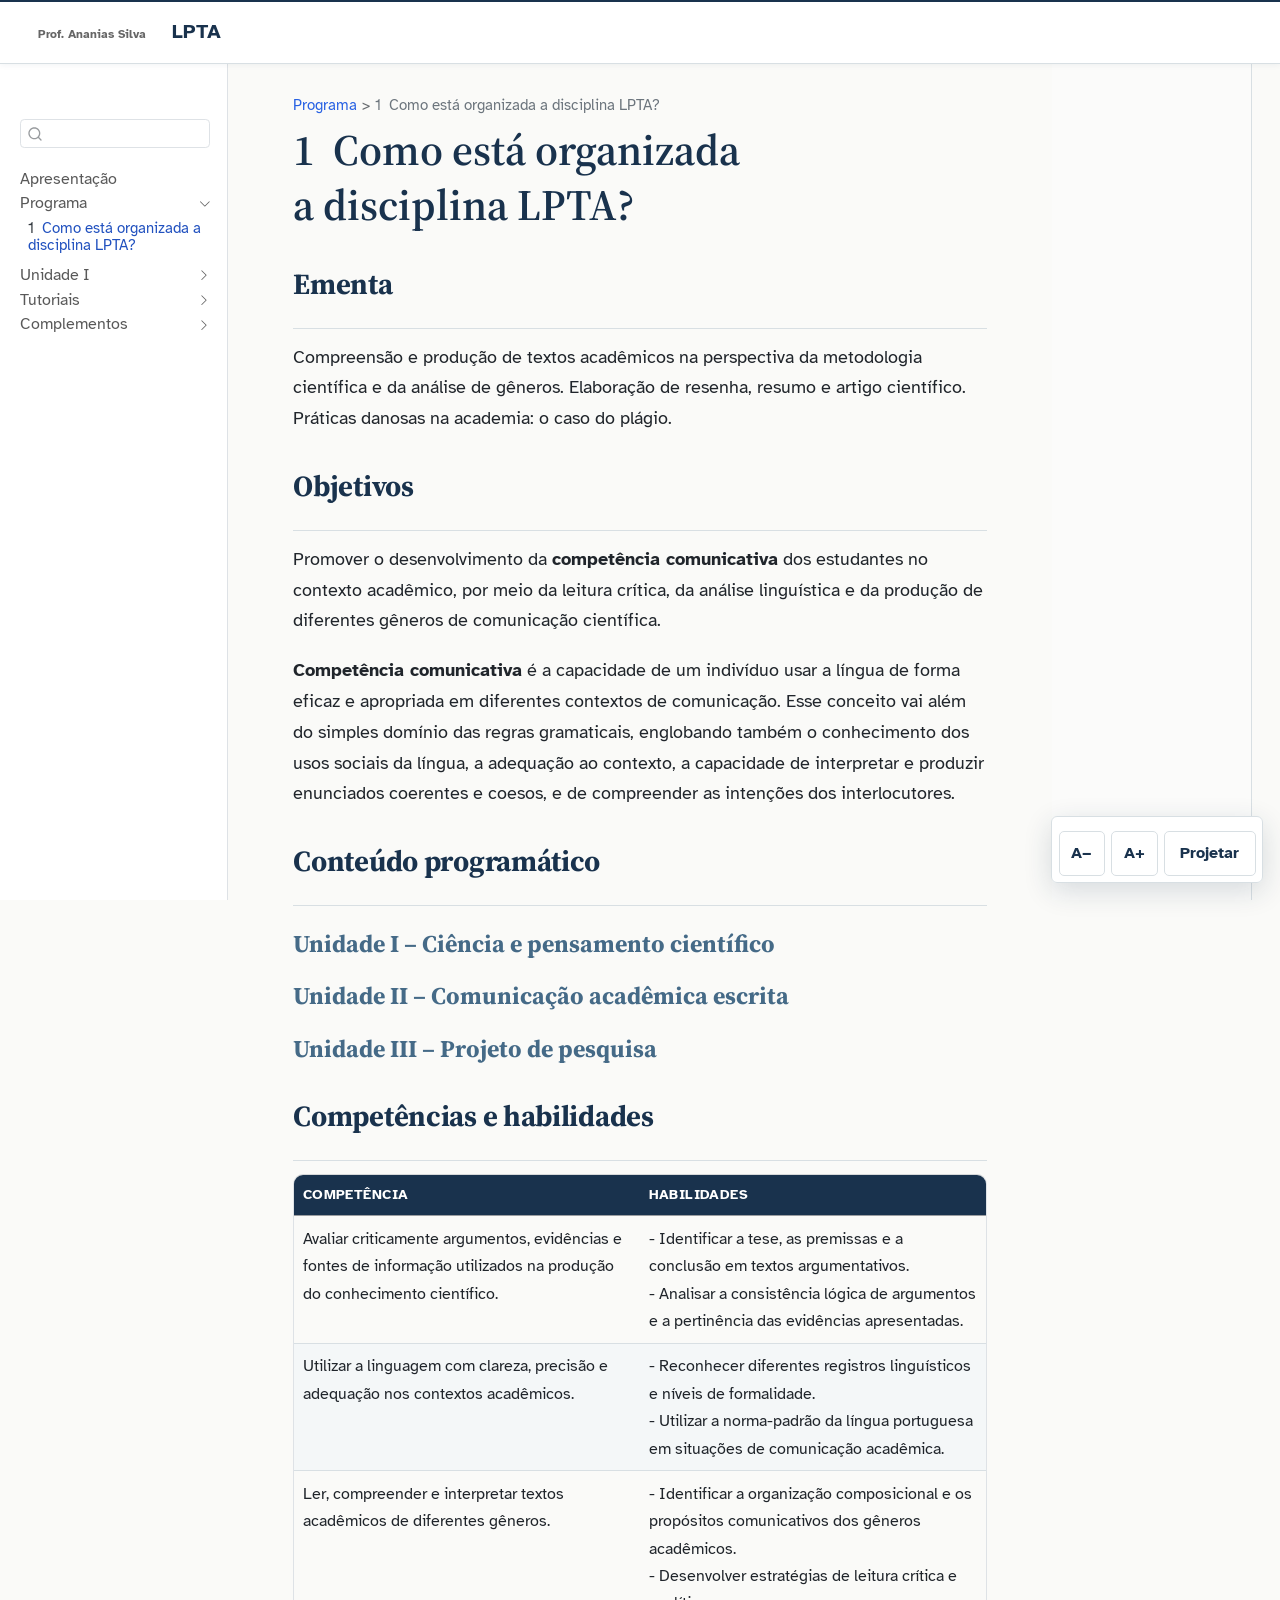
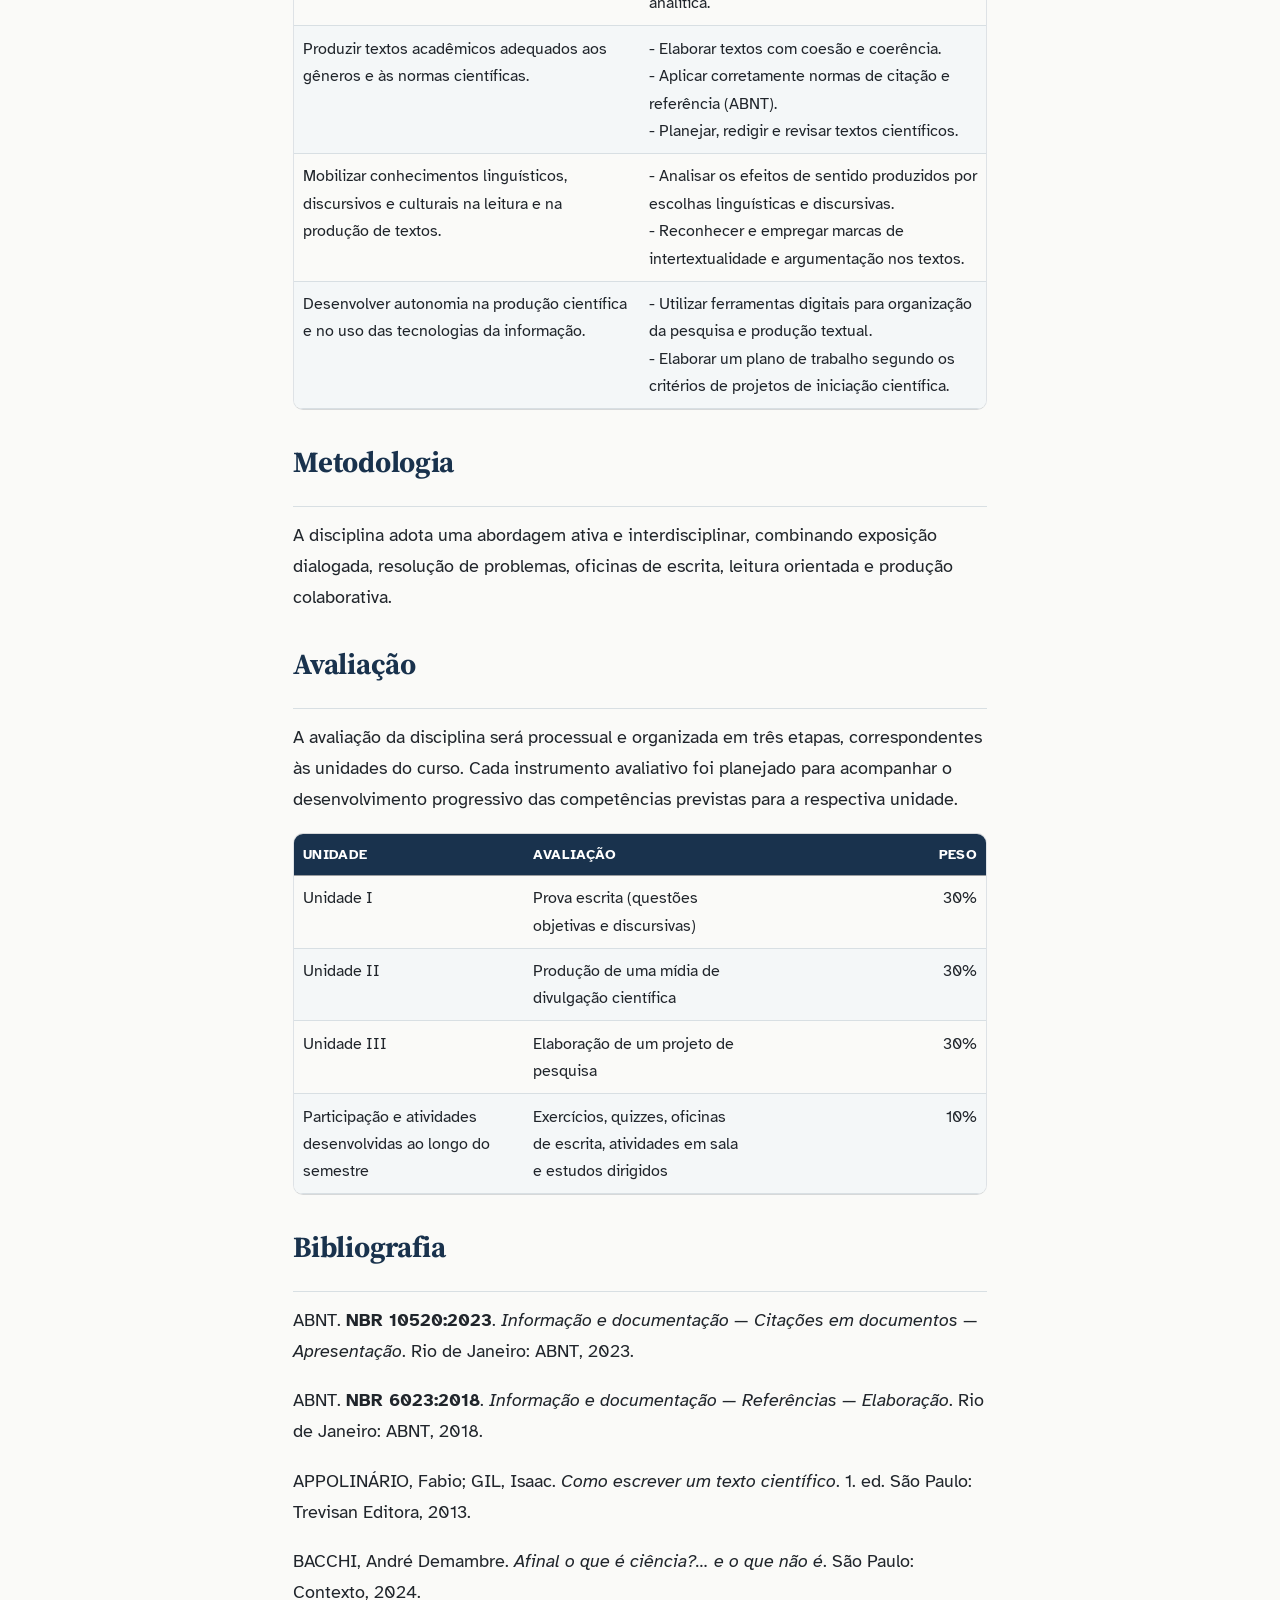
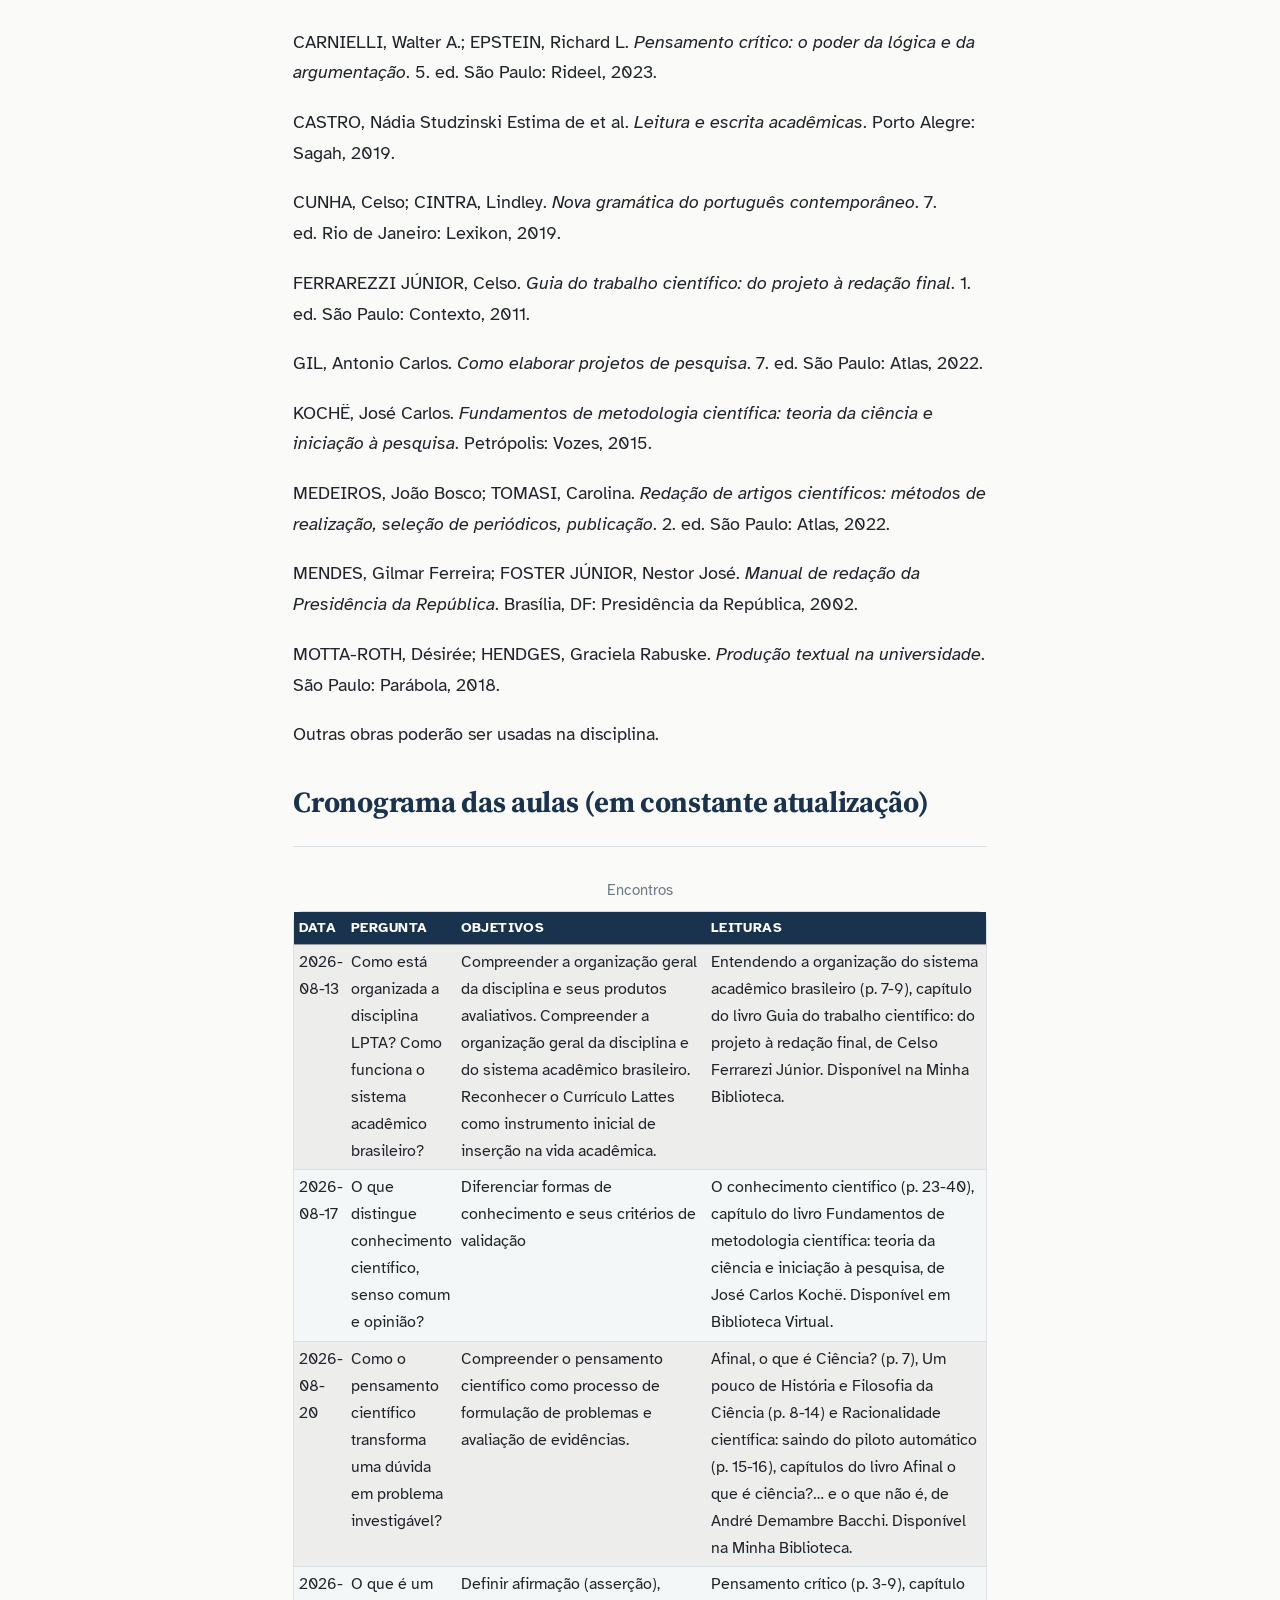
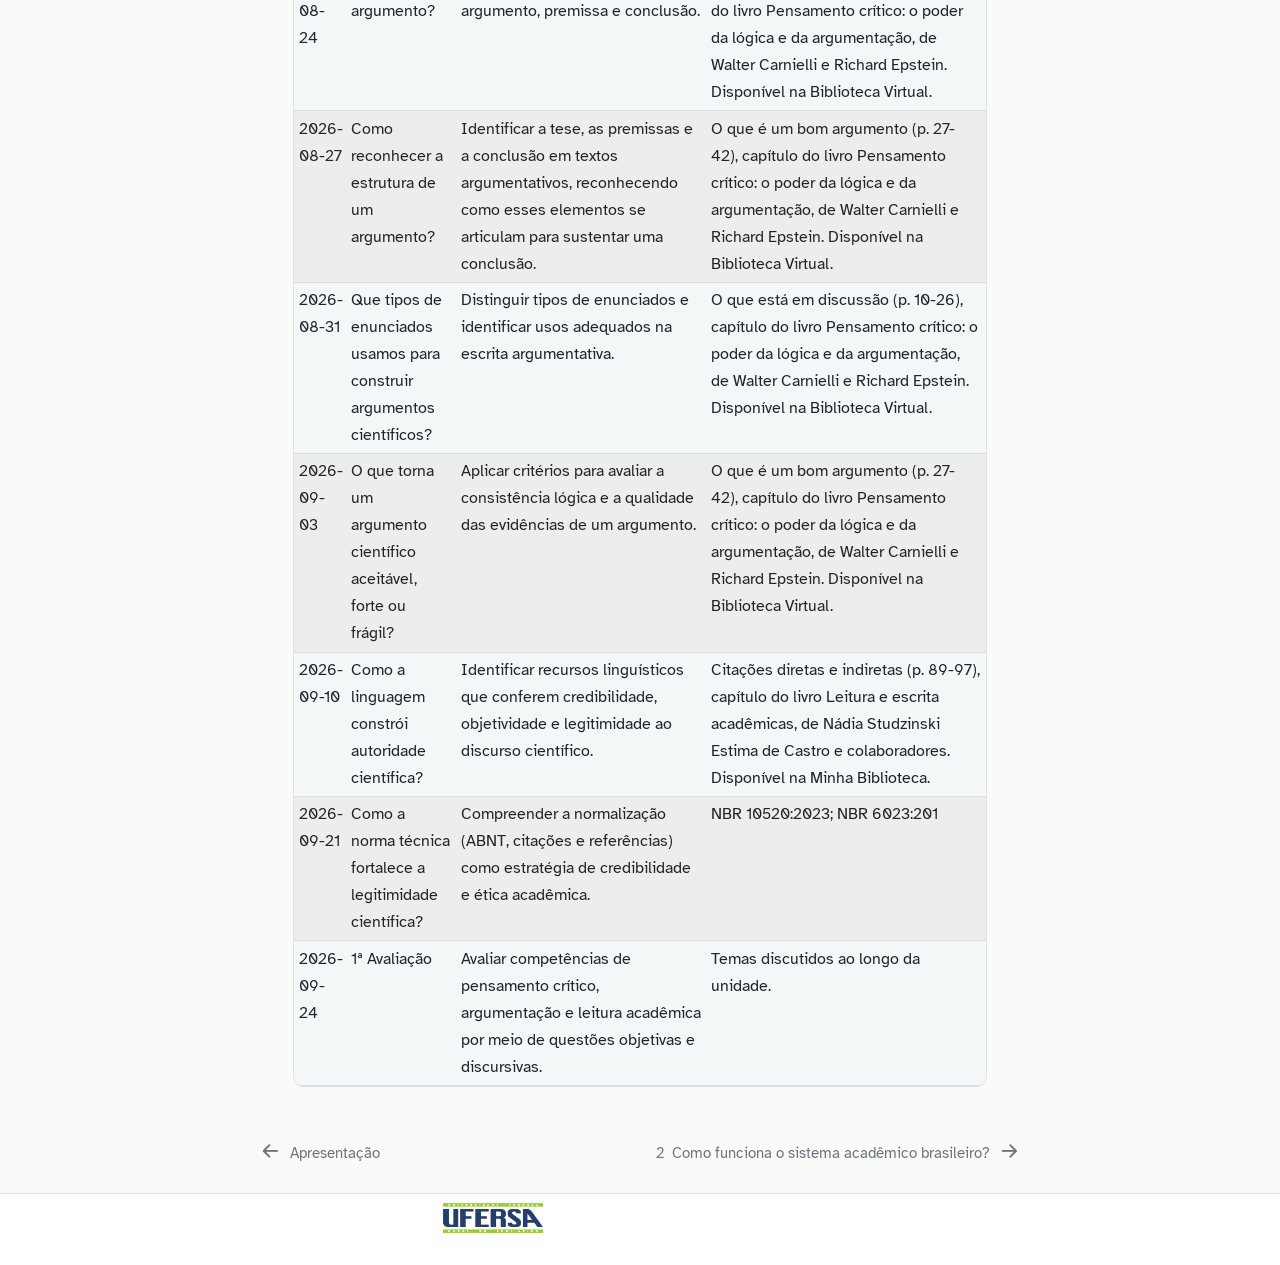
<file: docs/aulas/programa.html>
<!DOCTYPE html>
<html xmlns="http://www.w3.org/1999/xhtml" lang="en" xml:lang="en"><head>

<meta charset="utf-8">
<meta name="generator" content="quarto-1.8.24">

<meta name="viewport" content="width=device-width, initial-scale=1.0, user-scalable=yes">


<title>1&nbsp; Como está organizada a disciplina LPTA? – LPTA</title>
<style>
code{white-space: pre-wrap;}
span.smallcaps{font-variant: small-caps;}
div.columns{display: flex; gap: min(4vw, 1.5em);}
div.column{flex: auto; overflow-x: auto;}
div.hanging-indent{margin-left: 1.5em; text-indent: -1.5em;}
ul.task-list{list-style: none;}
ul.task-list li input[type="checkbox"] {
  width: 0.8em;
  margin: 0 0.8em 0.2em -1em; /* quarto-specific, see https://github.com/quarto-dev/quarto-cli/issues/4556 */ 
  vertical-align: middle;
}
</style>


<script src="../site_libs/quarto-nav/quarto-nav.js"></script>
<script src="../site_libs/clipboard/clipboard.min.js"></script>
<script src="../site_libs/quarto-search/autocomplete.umd.js"></script>
<script src="../site_libs/quarto-search/fuse.min.js"></script>
<script src="../site_libs/quarto-search/quarto-search.js"></script>
<meta name="quarto:offset" content="../">
<link href="../aulas/Aula_1_sistemaacademico.html" rel="next">
<link href="../index.html" rel="prev">
<script src="../site_libs/quarto-html/quarto.js" type="module"></script>
<script src="../site_libs/quarto-html/tabsets/tabsets.js" type="module"></script>
<script src="../site_libs/quarto-html/axe/axe-check.js" type="module"></script>
<script src="../site_libs/quarto-html/popper.min.js"></script>
<script src="../site_libs/quarto-html/tippy.umd.min.js"></script>
<script src="../site_libs/quarto-html/anchor.min.js"></script>
<link href="../site_libs/quarto-html/tippy.css" rel="stylesheet">
<link href="../site_libs/quarto-html/quarto-syntax-highlighting-f16cd255ecb5ae9510f6a112aa2ee9ab.css" rel="stylesheet" id="quarto-text-highlighting-styles">
<script src="../site_libs/bootstrap/bootstrap.min.js"></script>
<link href="../site_libs/bootstrap/bootstrap-icons.css" rel="stylesheet">
<link href="../site_libs/bootstrap/bootstrap-8fce5938b24e3c3b5732c8548ccd7f5c.min.css" rel="stylesheet" append-hash="true" id="quarto-bootstrap" data-mode="light">
<script id="quarto-search-options" type="application/json">{
  "location": "sidebar",
  "copy-button": false,
  "collapse-after": 3,
  "panel-placement": "start",
  "type": "textbox",
  "limit": 50,
  "keyboard-shortcut": [
    "f",
    "/",
    "s"
  ],
  "language": {
    "search-no-results-text": "No results",
    "search-matching-documents-text": "matching documents",
    "search-copy-link-title": "Copy link to search",
    "search-hide-matches-text": "Hide additional matches",
    "search-more-match-text": "more match in this document",
    "search-more-matches-text": "more matches in this document",
    "search-clear-button-title": "Clear",
    "search-text-placeholder": "",
    "search-detached-cancel-button-title": "Cancel",
    "search-submit-button-title": "Submit",
    "search-label": "Search"
  }
}</script>
<style>html{ scroll-behavior: smooth; }</style>


<link rel="stylesheet" href="../custom.css">
</head>

<body class="nav-sidebar docked nav-fixed quarto-light">

<div id="quarto-search-results"></div>
  <header id="quarto-header" class="headroom fixed-top">
    <nav class="navbar navbar-expand-lg " data-bs-theme="dark">
      <div class="navbar-container container-fluid">
      <div class="navbar-brand-container mx-auto">
    <a href="../index.html" class="navbar-brand navbar-brand-logo">
    </a>
    <a class="navbar-brand" href="../index.html">
    <span class="navbar-title">LPTA</span>
    </a>
  </div>
          <button class="navbar-toggler" type="button" data-bs-toggle="collapse" data-bs-target="#navbarCollapse" aria-controls="navbarCollapse" role="menu" aria-expanded="false" aria-label="Toggle navigation" onclick="if (window.quartoToggleHeadroom) { window.quartoToggleHeadroom(); }">
  <span class="navbar-toggler-icon"></span>
</button>
          <div class="collapse navbar-collapse" id="navbarCollapse">
            <ul class="navbar-nav navbar-nav-scroll me-auto">
</ul>
          </div> <!-- /navcollapse -->
            <div class="quarto-navbar-tools">
</div>
      </div> <!-- /container-fluid -->
    </nav>
  <nav class="quarto-secondary-nav">
    <div class="container-fluid d-flex">
      <button type="button" class="quarto-btn-toggle btn" data-bs-toggle="collapse" role="button" data-bs-target=".quarto-sidebar-collapse-item" aria-controls="quarto-sidebar" aria-expanded="false" aria-label="Toggle sidebar navigation" onclick="if (window.quartoToggleHeadroom) { window.quartoToggleHeadroom(); }">
        <i class="bi bi-layout-text-sidebar-reverse"></i>
      </button>
        <nav class="quarto-page-breadcrumbs" aria-label="breadcrumb"><ol class="breadcrumb"><li class="breadcrumb-item"><a href="../aulas/programa.html">Programa</a></li><li class="breadcrumb-item"><a href="../aulas/programa.html"><span class="chapter-number">1</span>&nbsp; <span class="chapter-title">Como está organizada a disciplina LPTA?</span></a></li></ol></nav>
        <a class="flex-grow-1" role="navigation" data-bs-toggle="collapse" data-bs-target=".quarto-sidebar-collapse-item" aria-controls="quarto-sidebar" aria-expanded="false" aria-label="Toggle sidebar navigation" onclick="if (window.quartoToggleHeadroom) { window.quartoToggleHeadroom(); }">      
        </a>
      <button type="button" class="btn quarto-search-button" aria-label="Search" onclick="window.quartoOpenSearch();">
        <i class="bi bi-search"></i>
      </button>
    </div>
  </nav>
</header>
<!-- content -->
<div id="quarto-content" class="quarto-container page-columns page-rows-contents page-layout-article page-navbar">
<!-- sidebar -->
  <nav id="quarto-sidebar" class="sidebar collapse collapse-horizontal quarto-sidebar-collapse-item sidebar-navigation docked overflow-auto">
    <div class="pt-lg-2 mt-2 text-left sidebar-header sidebar-header-stacked">
      <a href="../index.html" class="sidebar-logo-link">
      </a>
      </div>
        <div class="mt-2 flex-shrink-0 align-items-center">
        <div class="sidebar-search">
        <div id="quarto-search" class="" title="Search"></div>
        </div>
        </div>
    <div class="sidebar-menu-container"> 
    <ul class="list-unstyled mt-1">
        <li class="sidebar-item">
  <div class="sidebar-item-container"> 
  <a href="../index.html" class="sidebar-item-text sidebar-link">
 <span class="menu-text">Apresentação</span></a>
  </div>
</li>
        <li class="sidebar-item sidebar-item-section">
      <div class="sidebar-item-container"> 
            <a class="sidebar-item-text sidebar-link text-start" data-bs-toggle="collapse" data-bs-target="#quarto-sidebar-section-1" role="navigation" aria-expanded="true">
 <span class="menu-text">Programa</span></a>
          <a class="sidebar-item-toggle text-start" data-bs-toggle="collapse" data-bs-target="#quarto-sidebar-section-1" role="navigation" aria-expanded="true" aria-label="Toggle section">
            <i class="bi bi-chevron-right ms-2"></i>
          </a> 
      </div>
      <ul id="quarto-sidebar-section-1" class="collapse list-unstyled sidebar-section depth1 show">  
          <li class="sidebar-item">
  <div class="sidebar-item-container"> 
  <a href="../aulas/programa.html" class="sidebar-item-text sidebar-link active">
 <span class="menu-text"><span class="chapter-number">1</span>&nbsp; <span class="chapter-title">Como está organizada a disciplina LPTA?</span></span></a>
  </div>
</li>
      </ul>
  </li>
        <li class="sidebar-item sidebar-item-section">
      <div class="sidebar-item-container"> 
            <a class="sidebar-item-text sidebar-link text-start collapsed" data-bs-toggle="collapse" data-bs-target="#quarto-sidebar-section-2" role="navigation" aria-expanded="false">
 <span class="menu-text">Unidade I</span></a>
          <a class="sidebar-item-toggle text-start collapsed" data-bs-toggle="collapse" data-bs-target="#quarto-sidebar-section-2" role="navigation" aria-expanded="false" aria-label="Toggle section">
            <i class="bi bi-chevron-right ms-2"></i>
          </a> 
      </div>
      <ul id="quarto-sidebar-section-2" class="collapse list-unstyled sidebar-section depth1 ">  
          <li class="sidebar-item">
  <div class="sidebar-item-container"> 
  <a href="../aulas/Aula_1_sistemaacademico.html" class="sidebar-item-text sidebar-link">
 <span class="menu-text"><span class="chapter-number">2</span>&nbsp; <span class="chapter-title">Como funciona o sistema acadêmico brasileiro?</span></span></a>
  </div>
</li>
          <li class="sidebar-item">
  <div class="sidebar-item-container"> 
  <a href="../aulas/Aula_2_conhecimentocientifico.html" class="sidebar-item-text sidebar-link">
 <span class="menu-text"><span class="chapter-number">3</span>&nbsp; <span class="chapter-title">Como as pessoas interpretam o mundo?</span></span></a>
  </div>
</li>
          <li class="sidebar-item">
  <div class="sidebar-item-container"> 
  <a href="../aulas/Aula_3_ciencia.html" class="sidebar-item-text sidebar-link">
 <span class="menu-text"><span class="chapter-number">4</span>&nbsp; <span class="chapter-title">O que é ciência? Como pensar cientificamente?</span></span></a>
  </div>
</li>
          <li class="sidebar-item">
  <div class="sidebar-item-container"> 
  <a href="../aulas/Aula_4_assercoes_valordeverdade.html" class="sidebar-item-text sidebar-link">
 <span class="menu-text"><span class="chapter-number">5</span>&nbsp; <span class="chapter-title">Por que a ciência precisa de afirmações que possam ser verdadeiras ou falsas?</span></span></a>
  </div>
</li>
      </ul>
  </li>
        <li class="sidebar-item sidebar-item-section">
      <div class="sidebar-item-container"> 
            <a class="sidebar-item-text sidebar-link text-start collapsed" data-bs-toggle="collapse" data-bs-target="#quarto-sidebar-section-3" role="navigation" aria-expanded="false">
 <span class="menu-text">Tutoriais</span></a>
          <a class="sidebar-item-toggle text-start collapsed" data-bs-toggle="collapse" data-bs-target="#quarto-sidebar-section-3" role="navigation" aria-expanded="false" aria-label="Toggle section">
            <i class="bi bi-chevron-right ms-2"></i>
          </a> 
      </div>
      <ul id="quarto-sidebar-section-3" class="collapse list-unstyled sidebar-section depth1 ">  
          <li class="sidebar-item">
  <div class="sidebar-item-container"> 
  <a href="../tutoriais/tutorial_lattes.html" class="sidebar-item-text sidebar-link">
 <span class="menu-text"><span class="chapter-number">6</span>&nbsp; <span class="chapter-title">Currículo Lattes</span></span></a>
  </div>
</li>
      </ul>
  </li>
        <li class="sidebar-item sidebar-item-section">
      <div class="sidebar-item-container"> 
            <a class="sidebar-item-text sidebar-link text-start collapsed" data-bs-toggle="collapse" data-bs-target="#quarto-sidebar-section-4" role="navigation" aria-expanded="false">
 <span class="menu-text">Complementos</span></a>
          <a class="sidebar-item-toggle text-start collapsed" data-bs-toggle="collapse" data-bs-target="#quarto-sidebar-section-4" role="navigation" aria-expanded="false" aria-label="Toggle section">
            <i class="bi bi-chevron-right ms-2"></i>
          </a> 
      </div>
      <ul id="quarto-sidebar-section-4" class="collapse list-unstyled sidebar-section depth1 ">  
          <li class="sidebar-item">
  <div class="sidebar-item-container"> 
  <a href="../complementos/complemento_crono.html" class="sidebar-item-text sidebar-link">
 <span class="menu-text"><span class="chapter-number">7</span>&nbsp; <span class="chapter-title">Cronograma de aulas</span></span></a>
  </div>
</li>
      </ul>
  </li>
    </ul>
    </div>
</nav>
<div id="quarto-sidebar-glass" class="quarto-sidebar-collapse-item" data-bs-toggle="collapse" data-bs-target=".quarto-sidebar-collapse-item"></div>
<!-- margin-sidebar -->
    <div id="quarto-margin-sidebar" class="sidebar margin-sidebar zindex-bottom">
        
    </div>
<!-- main -->
<main class="content" id="quarto-document-content">

<header id="title-block-header" class="quarto-title-block default"><nav class="quarto-page-breadcrumbs quarto-title-breadcrumbs d-none d-lg-block" aria-label="breadcrumb"><ol class="breadcrumb"><li class="breadcrumb-item"><a href="../aulas/programa.html">Programa</a></li><li class="breadcrumb-item"><a href="../aulas/programa.html"><span class="chapter-number">1</span>&nbsp; <span class="chapter-title">Como está organizada a disciplina LPTA?</span></a></li></ol></nav>
<div class="quarto-title">
<h1 class="title"><span class="chapter-number">1</span>&nbsp; <span class="chapter-title">Como está organizada a disciplina LPTA?</span></h1>
</div>



<div class="quarto-title-meta">

    
  
    
  </div>
  


</header>


<div class="titulo-nao-numerado">
<p>Ementa</p>
</div>
<p>Compreensão e produção de textos acadêmicos na perspectiva da metodologia científica e da análise de gêneros. Elaboração de resenha, resumo e artigo científico. Práticas danosas na academia: o caso do plágio.</p>
<div class="titulo-nao-numerado">
<p>Objetivos</p>
</div>
<p>Promover o desenvolvimento da <strong>competência comunicativa</strong> dos estudantes no contexto acadêmico, por meio da leitura crítica, da análise linguística e da produção de diferentes gêneros de comunicação científica.</p>
<p><strong>Competência comunicativa</strong> é a capacidade de um indivíduo usar a língua de forma eficaz e apropriada em diferentes contextos de comunicação. Esse conceito vai além do simples domínio das regras gramaticais, englobando também o conhecimento dos usos sociais da língua, a adequação ao contexto, a capacidade de interpretar e produzir enunciados coerentes e coesos, e de compreender as intenções dos interlocutores.</p>
<div class="titulo-nao-numerado">
<p>Conteúdo programático</p>
</div>
<div class="subtitulo-nao-numerado">
<p>Unidade I – Ciência e pensamento científico</p>
</div>
<!--
- O sistema acadêmico brasileiro e a vida universitária
- Produção e circulação do conhecimento científico
- Conhecimento científico, senso comum e opinião
- Pensamento científico e formulação de problemas
- Argumentação: afirmações, premissas, conclusões e tipos de enunciados
- Critérios para avaliação de argumentos
- Linguagem científica: objetividade, credibilidade e autoridade
-->
<div class="subtitulo-nao-numerado">
<p>Unidade II – Comunicação acadêmica escrita</p>
</div>
<!--
- Gêneros textuais acadêmicos e seus propósitos comunicativos
- Leitura crítica de textos científicos
- Fontes de informação e estratégias de busca bibliográfica
- Paráfrase, resumo, fichamento e revisão de literatura
- Estratégias argumentativas na escrita acadêmica
- Coesão, coerência e progressão textual
- Divulgação científica para públicos especializados e não especializados
- Produção, revisão e reescrita de textos acadêmicos
-->
<div class="subtitulo-nao-numerado">
<p>Unidade III – Projeto de pesquisa</p>
</div>
<!--
- O projeto de pesquisa como gênero acadêmico-científico
- Delimitação do tema e formulação do problema de pesquisa
- Objetivos, justificativa e hipóteses
- Referencial teórico e revisão da literatura
- Metodologia, cronograma e plano de execução
- Redação científica: clareza, precisão e objetividade
- Revisão e aperfeiçoamento do projeto
- Elaboração do plano de trabalho conforme editais de iniciação científica
-->
<div class="titulo-nao-numerado">
<p>Competências e habilidades</p>
</div>
<table class="caption-top table">
<colgroup>
<col style="width: 50%">
<col style="width: 50%">
</colgroup>
<thead>
<tr class="header">
<th>Competência</th>
<th>Habilidades</th>
</tr>
</thead>
<tbody>
<tr class="odd">
<td>Avaliar criticamente argumentos, evidências e fontes de informação utilizados na produção do conhecimento científico.</td>
<td>- Identificar a tese, as premissas e a conclusão em textos argumentativos.<br>- Analisar a consistência lógica de argumentos e a pertinência das evidências apresentadas.</td>
</tr>
<tr class="even">
<td>Utilizar a linguagem com clareza, precisão e adequação nos contextos acadêmicos.</td>
<td>- Reconhecer diferentes registros linguísticos e níveis de formalidade.<br>- Utilizar a norma-padrão da língua portuguesa em situações de comunicação acadêmica.</td>
</tr>
<tr class="odd">
<td>Ler, compreender e interpretar textos acadêmicos de diferentes gêneros.</td>
<td>- Identificar a organização composicional e os propósitos comunicativos dos gêneros acadêmicos.<br>- Desenvolver estratégias de leitura crítica e analítica.</td>
</tr>
<tr class="even">
<td>Produzir textos acadêmicos adequados aos gêneros e às normas científicas.</td>
<td>- Elaborar textos com coesão e coerência.<br>- Aplicar corretamente normas de citação e referência (ABNT).<br>- Planejar, redigir e revisar textos científicos.</td>
</tr>
<tr class="odd">
<td>Mobilizar conhecimentos linguísticos, discursivos e culturais na leitura e na produção de textos.</td>
<td>- Analisar os efeitos de sentido produzidos por escolhas linguísticas e discursivas.<br>- Reconhecer e empregar marcas de intertextualidade e argumentação nos textos.</td>
</tr>
<tr class="even">
<td>Desenvolver autonomia na produção científica e no uso das tecnologias da informação.</td>
<td>- Utilizar ferramentas digitais para organização da pesquisa e produção textual.<br>- Elaborar um plano de trabalho segundo os critérios de projetos de iniciação científica.</td>
</tr>
</tbody>
</table>
<div class="titulo-nao-numerado">
<p>Metodologia</p>
</div>
<p>A disciplina adota uma abordagem ativa e interdisciplinar, combinando exposição dialogada, resolução de problemas, oficinas de escrita, leitura orientada e produção colaborativa.</p>
<div class="titulo-nao-numerado">
<p>Avaliação</p>
</div>
<p>A avaliação da disciplina será processual e organizada em três etapas, correspondentes às unidades do curso. Cada instrumento avaliativo foi planejado para acompanhar o desenvolvimento progressivo das competências previstas para a respectiva unidade.</p>
<table class="caption-top table">
<colgroup>
<col style="width: 33%">
<col style="width: 33%">
<col style="width: 33%">
</colgroup>
<thead>
<tr class="header">
<th>Unidade</th>
<th>Avaliação</th>
<th style="text-align: right;">Peso</th>
</tr>
</thead>
<tbody>
<tr class="odd">
<td>Unidade I</td>
<td>Prova escrita (questões objetivas e discursivas)</td>
<td style="text-align: right;">30%</td>
</tr>
<tr class="even">
<td>Unidade II</td>
<td>Produção de uma mídia de divulgação científica</td>
<td style="text-align: right;">30%</td>
</tr>
<tr class="odd">
<td>Unidade III</td>
<td>Elaboração de um projeto de pesquisa</td>
<td style="text-align: right;">30%</td>
</tr>
<tr class="even">
<td>Participação e atividades desenvolvidas ao longo do semestre</td>
<td>Exercícios, quizzes, oficinas de escrita, atividades em sala e estudos dirigidos</td>
<td style="text-align: right;">10%</td>
</tr>
</tbody>
</table>
<div class="titulo-nao-numerado">
<p>Bibliografia</p>
</div>
<p>ABNT. <strong>NBR 10520:2023</strong>. <em>Informação e documentação — Citações em documentos — Apresentação</em>. Rio de Janeiro: ABNT, 2023.</p>
<p>ABNT. <strong>NBR 6023:2018</strong>. <em>Informação e documentação — Referências — Elaboração</em>. Rio de Janeiro: ABNT, 2018.</p>
<p>APPOLINÁRIO, Fabio; GIL, Isaac. <em>Como escrever um texto científico</em>. 1. ed.&nbsp;São Paulo: Trevisan Editora, 2013.</p>
<p>BACCHI, André Demambre. <em>Afinal o que é ciência?… e o que não é</em>. São Paulo: Contexto, 2024.</p>
<p>CARNIELLI, Walter A.; EPSTEIN, Richard L. <em>Pensamento crítico: o poder da lógica e da argumentação</em>. 5. ed.&nbsp;São Paulo: Rideel, 2023.</p>
<p>CASTRO, Nádia Studzinski Estima de et al.&nbsp;<em>Leitura e escrita acadêmicas</em>. Porto Alegre: Sagah, 2019.</p>
<p>CUNHA, Celso; CINTRA, Lindley. <em>Nova gramática do português contemporâneo</em>. 7. ed.&nbsp;Rio de Janeiro: Lexikon, 2019.</p>
<p>FERRAREZZI JÚNIOR, Celso. <em>Guia do trabalho científico: do projeto à redação final</em>. 1. ed.&nbsp;São Paulo: Contexto, 2011.</p>
<p>GIL, Antonio Carlos. <em>Como elaborar projetos de pesquisa</em>. 7. ed.&nbsp;São Paulo: Atlas, 2022.</p>
<p>KOCHË, José Carlos. <em>Fundamentos de metodologia científica: teoria da ciência e iniciação à pesquisa</em>. Petrópolis: Vozes, 2015.</p>
<p>MEDEIROS, João Bosco; TOMASI, Carolina. <em>Redação de artigos científicos: métodos de realização, seleção de periódicos, publicação</em>. 2. ed.&nbsp;São Paulo: Atlas, 2022.</p>
<p>MENDES, Gilmar Ferreira; FOSTER JÚNIOR, Nestor José. <em>Manual de redação da Presidência da República</em>. Brasília, DF: Presidência da República, 2002.</p>
<p>MOTTA-ROTH, Désirée; HENDGES, Graciela Rabuske. <em>Produção textual na universidade</em>. São Paulo: Parábola, 2018.</p>
<p>Outras obras poderão ser usadas na disciplina.</p>
<div class="titulo-nao-numerado">
<p>Cronograma das aulas (em constante atualização)</p>
</div>
<div class="cell">
<div class="cell-output-display">
<table class="caption-top table table-sm table-striped small">
<caption>Encontros</caption>
<colgroup>
<col style="width: 1%">
<col style="width: 14%">
<col style="width: 39%">
<col style="width: 44%">
</colgroup>
<thead>
<tr class="header">
<th style="text-align: left;">Data</th>
<th style="text-align: left;">Pergunta</th>
<th style="text-align: left;">Objetivos</th>
<th style="text-align: left;">Leituras</th>
</tr>
</thead>
<tbody>
<tr class="odd">
<td style="text-align: left;">2026-08-13</td>
<td style="text-align: left;">Como está organizada a disciplina LPTA? Como funciona o sistema acadêmico brasileiro?</td>
<td style="text-align: left;">Compreender a organização geral da disciplina e seus produtos avaliativos. Compreender a organização geral da disciplina e do sistema acadêmico brasileiro. Reconhecer o Currículo Lattes como instrumento inicial de inserção na vida acadêmica.</td>
<td style="text-align: left;">Entendendo a organização do sistema acadêmico brasileiro (p.&nbsp;7-9), capítulo do livro Guia do trabalho científico: do projeto à redação final, de Celso Ferrarezi Júnior. Disponível na Minha Biblioteca.</td>
</tr>
<tr class="even">
<td style="text-align: left;">2026-08-17</td>
<td style="text-align: left;">O que distingue conhecimento científico, senso comum e opinião?</td>
<td style="text-align: left;">Diferenciar formas de conhecimento e seus critérios de validação</td>
<td style="text-align: left;">O conhecimento científico (p.&nbsp;23-40), capítulo do livro Fundamentos de metodologia científica: teoria da ciência e iniciação à pesquisa, de José Carlos Kochë. Disponível em Biblioteca Virtual.</td>
</tr>
<tr class="odd">
<td style="text-align: left;">2026-08-20</td>
<td style="text-align: left;">Como o pensamento científico transforma uma dúvida em problema investigável?</td>
<td style="text-align: left;">Compreender o pensamento científico como processo de formulação de problemas e avaliação de evidências.</td>
<td style="text-align: left;">Afinal, o que é Ciência? (p.&nbsp;7), Um pouco de História e Filosofia da Ciência (p.&nbsp;8-14) e Racionalidade científica: saindo do piloto automático (p.&nbsp;15-16), capítulos do livro Afinal o que é ciência?… e o que não é, de André Demambre Bacchi. Disponível na Minha Biblioteca.</td>
</tr>
<tr class="even">
<td style="text-align: left;">2026-08-24</td>
<td style="text-align: left;">O que é um argumento?</td>
<td style="text-align: left;">Definir afirmação (asserção), argumento, premissa e conclusão.</td>
<td style="text-align: left;">Pensamento crítico (p.&nbsp;3-9), capítulo do livro Pensamento crítico: o poder da lógica e da argumentação, de Walter Carnielli e Richard Epstein. Disponível na Biblioteca Virtual.</td>
</tr>
<tr class="odd">
<td style="text-align: left;">2026-08-27</td>
<td style="text-align: left;">Como reconhecer a estrutura de um argumento?</td>
<td style="text-align: left;">Identificar a tese, as premissas e a conclusão em textos argumentativos, reconhecendo como esses elementos se articulam para sustentar uma conclusão.</td>
<td style="text-align: left;">O que é um bom argumento (p.&nbsp;27-42), capítulo do livro Pensamento crítico: o poder da lógica e da argumentação, de Walter Carnielli e Richard Epstein. Disponível na Biblioteca Virtual.</td>
</tr>
<tr class="even">
<td style="text-align: left;">2026-08-31</td>
<td style="text-align: left;">Que tipos de enunciados usamos para construir argumentos científicos?</td>
<td style="text-align: left;">Distinguir tipos de enunciados e identificar usos adequados na escrita argumentativa.</td>
<td style="text-align: left;">O que está em discussão (p.&nbsp;10-26), capítulo do livro Pensamento crítico: o poder da lógica e da argumentação, de Walter Carnielli e Richard Epstein. Disponível na Biblioteca Virtual.</td>
</tr>
<tr class="odd">
<td style="text-align: left;">2026-09-03</td>
<td style="text-align: left;">O que torna um argumento científico aceitável, forte ou frágil?</td>
<td style="text-align: left;">Aplicar critérios para avaliar a consistência lógica e a qualidade das evidências de um argumento.</td>
<td style="text-align: left;">O que é um bom argumento (p.&nbsp;27-42), capítulo do livro Pensamento crítico: o poder da lógica e da argumentação, de Walter Carnielli e Richard Epstein. Disponível na Biblioteca Virtual.</td>
</tr>
<tr class="even">
<td style="text-align: left;">2026-09-10</td>
<td style="text-align: left;">Como a linguagem constrói autoridade científica?</td>
<td style="text-align: left;">Identificar recursos linguísticos que conferem credibilidade, objetividade e legitimidade ao discurso científico.</td>
<td style="text-align: left;">Citações diretas e indiretas (p.&nbsp;89-97), capítulo do livro Leitura e escrita acadêmicas, de Nádia Studzinski Estima de Castro e colaboradores. Disponível na Minha Biblioteca.</td>
</tr>
<tr class="odd">
<td style="text-align: left;">2026-09-21</td>
<td style="text-align: left;">Como a norma técnica fortalece a legitimidade científica?</td>
<td style="text-align: left;">Compreender a normalização (ABNT, citações e referências) como estratégia de credibilidade e ética acadêmica.</td>
<td style="text-align: left;">NBR 10520:2023; NBR 6023:201</td>
</tr>
<tr class="even">
<td style="text-align: left;">2026-09-24</td>
<td style="text-align: left;">1ª Avaliação</td>
<td style="text-align: left;">Avaliar competências de pensamento crítico, argumentação e leitura acadêmica por meio de questões objetivas e discursivas.</td>
<td style="text-align: left;">Temas discutidos ao longo da unidade.</td>
</tr>
</tbody>
</table>
</div>
</div>



</main> <!-- /main -->
<div class="lpta-controles" role="group" aria-label="Controles de leitura">
  <button type="button" data-lpta-action="diminuir" aria-label="Diminuir tamanho do texto" title="Diminuir texto">A−</button>
  <button type="button" data-lpta-action="aumentar" aria-label="Aumentar tamanho do texto" title="Aumentar texto">A+</button>
  <button type="button" class="lpta-projetar" data-lpta-action="projetar" aria-pressed="false" title="Ampliar o conteúdo e ocultar menus laterais">Projetar</button>
  <span class="lpta-controles-status" aria-live="polite"></span>
</div>

<script>
(() => {
  const body = document.body;
  const controls = document.querySelector('.lpta-controles');
  if (!controls) return;

  const status = controls.querySelector('.lpta-controles-status');
  const projectButton = controls.querySelector('[data-lpta-action="projetar"]');
  const sizeClasses = ['', 'lpta-texto-grande', 'lpta-texto-extra'];
  const params = new URLSearchParams(window.location.search);

  let size = Number.parseInt(localStorage.getItem('lpta-text-size') || '0', 10);
  if (!Number.isInteger(size) || size < 0 || size > 2) size = 0;

  function applySize(announce = false) {
    body.classList.remove('lpta-texto-grande', 'lpta-texto-extra');
    if (sizeClasses[size]) body.classList.add(sizeClasses[size]);
    localStorage.setItem('lpta-text-size', String(size));
    if (announce) status.textContent = ['Tamanho padrão', 'Texto ampliado', 'Texto muito ampliado'][size];
  }

  function setProjection(active, announce = false) {
    body.classList.toggle('modo-projecao', active);
    projectButton.setAttribute('aria-pressed', String(active));
    projectButton.textContent = active ? 'Sair da projeção' : 'Projetar';
    sessionStorage.setItem('lpta-projection', active ? '1' : '0');
    if (announce) status.textContent = active ? 'Modo de projeção ativado' : 'Modo de projeção desativado';
  }

  applySize();
  setProjection(params.get('apresentacao') === '1' || sessionStorage.getItem('lpta-projection') === '1');

  controls.addEventListener('click', (event) => {
    const button = event.target.closest('button[data-lpta-action]');
    if (!button) return;
    const action = button.dataset.lptaAction;

    if (action === 'aumentar') {
      size = Math.min(2, size + 1);
      applySize(true);
    } else if (action === 'diminuir') {
      size = Math.max(0, size - 1);
      applySize(true);
    } else if (action === 'projetar') {
      setProjection(!body.classList.contains('modo-projecao'), true);
    }
  });

  document.addEventListener('keydown', (event) => {
    if (event.key === 'Escape' && body.classList.contains('modo-projecao')) {
      setProjection(false, true);
      projectButton.focus();
    }
  });
})();
</script>
<script id="quarto-html-after-body" type="application/javascript">
  window.document.addEventListener("DOMContentLoaded", function (event) {
    const icon = "";
    const anchorJS = new window.AnchorJS();
    anchorJS.options = {
      placement: 'right',
      icon: icon
    };
    anchorJS.add('.anchored');
    const isCodeAnnotation = (el) => {
      for (const clz of el.classList) {
        if (clz.startsWith('code-annotation-')) {                     
          return true;
        }
      }
      return false;
    }
    const onCopySuccess = function(e) {
      // button target
      const button = e.trigger;
      // don't keep focus
      button.blur();
      // flash "checked"
      button.classList.add('code-copy-button-checked');
      var currentTitle = button.getAttribute("title");
      button.setAttribute("title", "Copied!");
      let tooltip;
      if (window.bootstrap) {
        button.setAttribute("data-bs-toggle", "tooltip");
        button.setAttribute("data-bs-placement", "left");
        button.setAttribute("data-bs-title", "Copied!");
        tooltip = new bootstrap.Tooltip(button, 
          { trigger: "manual", 
            customClass: "code-copy-button-tooltip",
            offset: [0, -8]});
        tooltip.show();    
      }
      setTimeout(function() {
        if (tooltip) {
          tooltip.hide();
          button.removeAttribute("data-bs-title");
          button.removeAttribute("data-bs-toggle");
          button.removeAttribute("data-bs-placement");
        }
        button.setAttribute("title", currentTitle);
        button.classList.remove('code-copy-button-checked');
      }, 1000);
      // clear code selection
      e.clearSelection();
    }
    const getTextToCopy = function(trigger) {
      const outerScaffold = trigger.parentElement.cloneNode(true);
      const codeEl = outerScaffold.querySelector('code');
      for (const childEl of codeEl.children) {
        if (isCodeAnnotation(childEl)) {
          childEl.remove();
        }
      }
      return codeEl.innerText;
    }
    const clipboard = new window.ClipboardJS('.code-copy-button:not([data-in-quarto-modal])', {
      text: getTextToCopy
    });
    clipboard.on('success', onCopySuccess);
    if (window.document.getElementById('quarto-embedded-source-code-modal')) {
      const clipboardModal = new window.ClipboardJS('.code-copy-button[data-in-quarto-modal]', {
        text: getTextToCopy,
        container: window.document.getElementById('quarto-embedded-source-code-modal')
      });
      clipboardModal.on('success', onCopySuccess);
    }
      var localhostRegex = new RegExp(/^(?:http|https):\/\/localhost\:?[0-9]*\//);
      var mailtoRegex = new RegExp(/^mailto:/);
        var filterRegex = new RegExp('/' + window.location.host + '/');
      var isInternal = (href) => {
          return filterRegex.test(href) || localhostRegex.test(href) || mailtoRegex.test(href);
      }
      // Inspect non-navigation links and adorn them if external
     var links = window.document.querySelectorAll('a[href]:not(.nav-link):not(.navbar-brand):not(.toc-action):not(.sidebar-link):not(.sidebar-item-toggle):not(.pagination-link):not(.no-external):not([aria-hidden]):not(.dropdown-item):not(.quarto-navigation-tool):not(.about-link)');
      for (var i=0; i<links.length; i++) {
        const link = links[i];
        if (!isInternal(link.href)) {
          // undo the damage that might have been done by quarto-nav.js in the case of
          // links that we want to consider external
          if (link.dataset.originalHref !== undefined) {
            link.href = link.dataset.originalHref;
          }
        }
      }
    function tippyHover(el, contentFn, onTriggerFn, onUntriggerFn) {
      const config = {
        allowHTML: true,
        maxWidth: 500,
        delay: 100,
        arrow: false,
        appendTo: function(el) {
            return el.parentElement;
        },
        interactive: true,
        interactiveBorder: 10,
        theme: 'quarto',
        placement: 'bottom-start',
      };
      if (contentFn) {
        config.content = contentFn;
      }
      if (onTriggerFn) {
        config.onTrigger = onTriggerFn;
      }
      if (onUntriggerFn) {
        config.onUntrigger = onUntriggerFn;
      }
      window.tippy(el, config); 
    }
    const noterefs = window.document.querySelectorAll('a[role="doc-noteref"]');
    for (var i=0; i<noterefs.length; i++) {
      const ref = noterefs[i];
      tippyHover(ref, function() {
        // use id or data attribute instead here
        let href = ref.getAttribute('data-footnote-href') || ref.getAttribute('href');
        try { href = new URL(href).hash; } catch {}
        const id = href.replace(/^#\/?/, "");
        const note = window.document.getElementById(id);
        if (note) {
          return note.innerHTML;
        } else {
          return "";
        }
      });
    }
    const xrefs = window.document.querySelectorAll('a.quarto-xref');
    const processXRef = (id, note) => {
      // Strip column container classes
      const stripColumnClz = (el) => {
        el.classList.remove("page-full", "page-columns");
        if (el.children) {
          for (const child of el.children) {
            stripColumnClz(child);
          }
        }
      }
      stripColumnClz(note)
      if (id === null || id.startsWith('sec-')) {
        // Special case sections, only their first couple elements
        const container = document.createElement("div");
        if (note.children && note.children.length > 2) {
          container.appendChild(note.children[0].cloneNode(true));
          for (let i = 1; i < note.children.length; i++) {
            const child = note.children[i];
            if (child.tagName === "P" && child.innerText === "") {
              continue;
            } else {
              container.appendChild(child.cloneNode(true));
              break;
            }
          }
          if (window.Quarto?.typesetMath) {
            window.Quarto.typesetMath(container);
          }
          return container.innerHTML
        } else {
          if (window.Quarto?.typesetMath) {
            window.Quarto.typesetMath(note);
          }
          return note.innerHTML;
        }
      } else {
        // Remove any anchor links if they are present
        const anchorLink = note.querySelector('a.anchorjs-link');
        if (anchorLink) {
          anchorLink.remove();
        }
        if (window.Quarto?.typesetMath) {
          window.Quarto.typesetMath(note);
        }
        if (note.classList.contains("callout")) {
          return note.outerHTML;
        } else {
          return note.innerHTML;
        }
      }
    }
    for (var i=0; i<xrefs.length; i++) {
      const xref = xrefs[i];
      tippyHover(xref, undefined, function(instance) {
        instance.disable();
        let url = xref.getAttribute('href');
        let hash = undefined; 
        if (url.startsWith('#')) {
          hash = url;
        } else {
          try { hash = new URL(url).hash; } catch {}
        }
        if (hash) {
          const id = hash.replace(/^#\/?/, "");
          const note = window.document.getElementById(id);
          if (note !== null) {
            try {
              const html = processXRef(id, note.cloneNode(true));
              instance.setContent(html);
            } finally {
              instance.enable();
              instance.show();
            }
          } else {
            // See if we can fetch this
            fetch(url.split('#')[0])
            .then(res => res.text())
            .then(html => {
              const parser = new DOMParser();
              const htmlDoc = parser.parseFromString(html, "text/html");
              const note = htmlDoc.getElementById(id);
              if (note !== null) {
                const html = processXRef(id, note);
                instance.setContent(html);
              } 
            }).finally(() => {
              instance.enable();
              instance.show();
            });
          }
        } else {
          // See if we can fetch a full url (with no hash to target)
          // This is a special case and we should probably do some content thinning / targeting
          fetch(url)
          .then(res => res.text())
          .then(html => {
            const parser = new DOMParser();
            const htmlDoc = parser.parseFromString(html, "text/html");
            const note = htmlDoc.querySelector('main.content');
            if (note !== null) {
              // This should only happen for chapter cross references
              // (since there is no id in the URL)
              // remove the first header
              if (note.children.length > 0 && note.children[0].tagName === "HEADER") {
                note.children[0].remove();
              }
              const html = processXRef(null, note);
              instance.setContent(html);
            } 
          }).finally(() => {
            instance.enable();
            instance.show();
          });
        }
      }, function(instance) {
      });
    }
        let selectedAnnoteEl;
        const selectorForAnnotation = ( cell, annotation) => {
          let cellAttr = 'data-code-cell="' + cell + '"';
          let lineAttr = 'data-code-annotation="' +  annotation + '"';
          const selector = 'span[' + cellAttr + '][' + lineAttr + ']';
          return selector;
        }
        const selectCodeLines = (annoteEl) => {
          const doc = window.document;
          const targetCell = annoteEl.getAttribute("data-target-cell");
          const targetAnnotation = annoteEl.getAttribute("data-target-annotation");
          const annoteSpan = window.document.querySelector(selectorForAnnotation(targetCell, targetAnnotation));
          const lines = annoteSpan.getAttribute("data-code-lines").split(",");
          const lineIds = lines.map((line) => {
            return targetCell + "-" + line;
          })
          let top = null;
          let height = null;
          let parent = null;
          if (lineIds.length > 0) {
              //compute the position of the single el (top and bottom and make a div)
              const el = window.document.getElementById(lineIds[0]);
              top = el.offsetTop;
              height = el.offsetHeight;
              parent = el.parentElement.parentElement;
            if (lineIds.length > 1) {
              const lastEl = window.document.getElementById(lineIds[lineIds.length - 1]);
              const bottom = lastEl.offsetTop + lastEl.offsetHeight;
              height = bottom - top;
            }
            if (top !== null && height !== null && parent !== null) {
              // cook up a div (if necessary) and position it 
              let div = window.document.getElementById("code-annotation-line-highlight");
              if (div === null) {
                div = window.document.createElement("div");
                div.setAttribute("id", "code-annotation-line-highlight");
                div.style.position = 'absolute';
                parent.appendChild(div);
              }
              div.style.top = top - 2 + "px";
              div.style.height = height + 4 + "px";
              div.style.left = 0;
              let gutterDiv = window.document.getElementById("code-annotation-line-highlight-gutter");
              if (gutterDiv === null) {
                gutterDiv = window.document.createElement("div");
                gutterDiv.setAttribute("id", "code-annotation-line-highlight-gutter");
                gutterDiv.style.position = 'absolute';
                const codeCell = window.document.getElementById(targetCell);
                const gutter = codeCell.querySelector('.code-annotation-gutter');
                gutter.appendChild(gutterDiv);
              }
              gutterDiv.style.top = top - 2 + "px";
              gutterDiv.style.height = height + 4 + "px";
            }
            selectedAnnoteEl = annoteEl;
          }
        };
        const unselectCodeLines = () => {
          const elementsIds = ["code-annotation-line-highlight", "code-annotation-line-highlight-gutter"];
          elementsIds.forEach((elId) => {
            const div = window.document.getElementById(elId);
            if (div) {
              div.remove();
            }
          });
          selectedAnnoteEl = undefined;
        };
          // Handle positioning of the toggle
      window.addEventListener(
        "resize",
        throttle(() => {
          elRect = undefined;
          if (selectedAnnoteEl) {
            selectCodeLines(selectedAnnoteEl);
          }
        }, 10)
      );
      function throttle(fn, ms) {
      let throttle = false;
      let timer;
        return (...args) => {
          if(!throttle) { // first call gets through
              fn.apply(this, args);
              throttle = true;
          } else { // all the others get throttled
              if(timer) clearTimeout(timer); // cancel #2
              timer = setTimeout(() => {
                fn.apply(this, args);
                timer = throttle = false;
              }, ms);
          }
        };
      }
        // Attach click handler to the DT
        const annoteDls = window.document.querySelectorAll('dt[data-target-cell]');
        for (const annoteDlNode of annoteDls) {
          annoteDlNode.addEventListener('click', (event) => {
            const clickedEl = event.target;
            if (clickedEl !== selectedAnnoteEl) {
              unselectCodeLines();
              const activeEl = window.document.querySelector('dt[data-target-cell].code-annotation-active');
              if (activeEl) {
                activeEl.classList.remove('code-annotation-active');
              }
              selectCodeLines(clickedEl);
              clickedEl.classList.add('code-annotation-active');
            } else {
              // Unselect the line
              unselectCodeLines();
              clickedEl.classList.remove('code-annotation-active');
            }
          });
        }
    const findCites = (el) => {
      const parentEl = el.parentElement;
      if (parentEl) {
        const cites = parentEl.dataset.cites;
        if (cites) {
          return {
            el,
            cites: cites.split(' ')
          };
        } else {
          return findCites(el.parentElement)
        }
      } else {
        return undefined;
      }
    };
    var bibliorefs = window.document.querySelectorAll('a[role="doc-biblioref"]');
    for (var i=0; i<bibliorefs.length; i++) {
      const ref = bibliorefs[i];
      const citeInfo = findCites(ref);
      if (citeInfo) {
        tippyHover(citeInfo.el, function() {
          var popup = window.document.createElement('div');
          citeInfo.cites.forEach(function(cite) {
            var citeDiv = window.document.createElement('div');
            citeDiv.classList.add('hanging-indent');
            citeDiv.classList.add('csl-entry');
            var biblioDiv = window.document.getElementById('ref-' + cite);
            if (biblioDiv) {
              citeDiv.innerHTML = biblioDiv.innerHTML;
            }
            popup.appendChild(citeDiv);
          });
          return popup.innerHTML;
        });
      }
    }
  });
  </script>
<nav class="page-navigation">
  <div class="nav-page nav-page-previous">
      <a href="../index.html" class="pagination-link" aria-label="Apresentação">
        <i class="bi bi-arrow-left-short"></i> <span class="nav-page-text">Apresentação</span>
      </a>          
  </div>
  <div class="nav-page nav-page-next">
      <a href="../aulas/Aula_1_sistemaacademico.html" class="pagination-link" aria-label="Como funciona o sistema acadêmico brasileiro?">
        <span class="nav-page-text"><span class="chapter-number">2</span>&nbsp; <span class="chapter-title">Como funciona o sistema acadêmico brasileiro?</span></span> <i class="bi bi-arrow-right-short"></i>
      </a>
  </div>
</nav>
</div> <!-- /content -->
<footer class="footer">
  <div class="nav-footer">
    <div class="nav-footer-left">
      &nbsp;
    </div>   
    <div class="nav-footer-center">
<p><img src="../img/logo_ufersa.png" alt="Logotipo da UFERSA" class="logo-rodape"></p>
</div>
    <div class="nav-footer-right">
      &nbsp;
    </div>
  </div>
</footer>




<script src="../site_libs/quarto-html/zenscroll-min.js"></script>
</body></html>
</file>
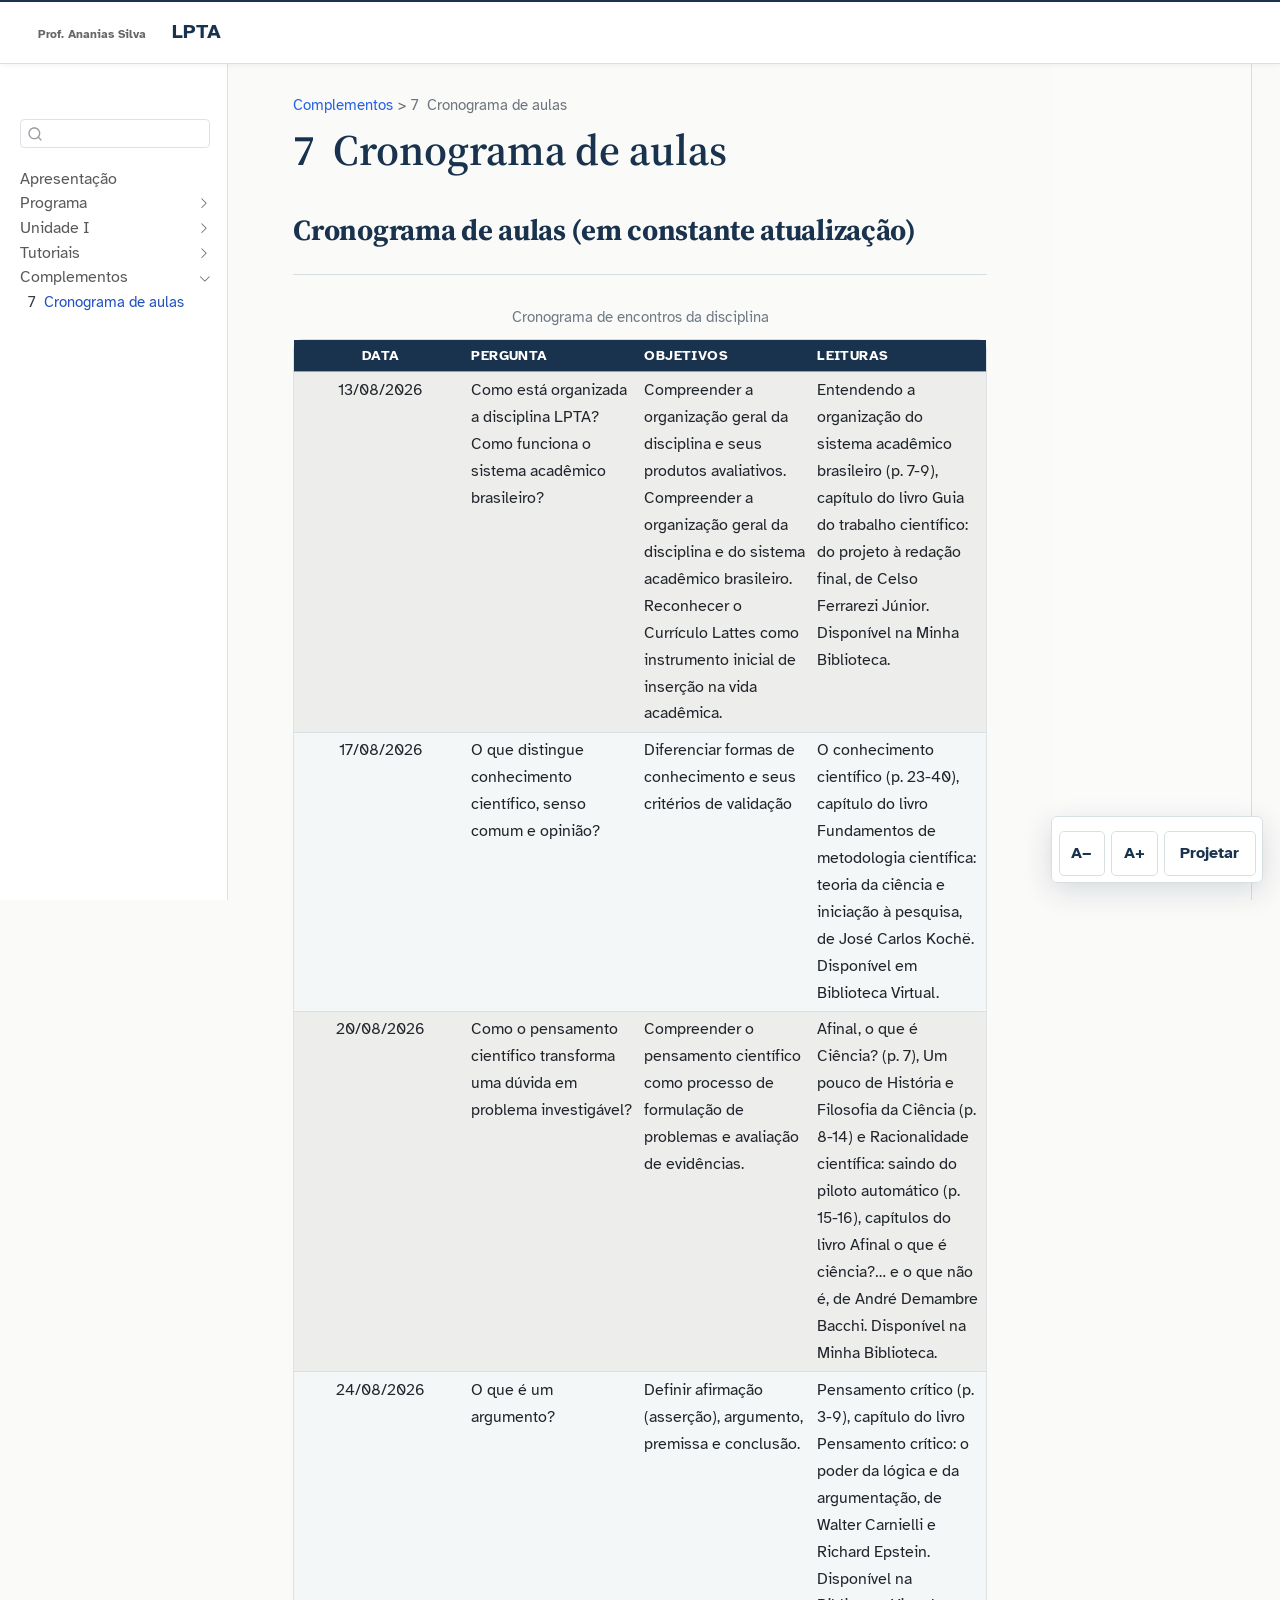
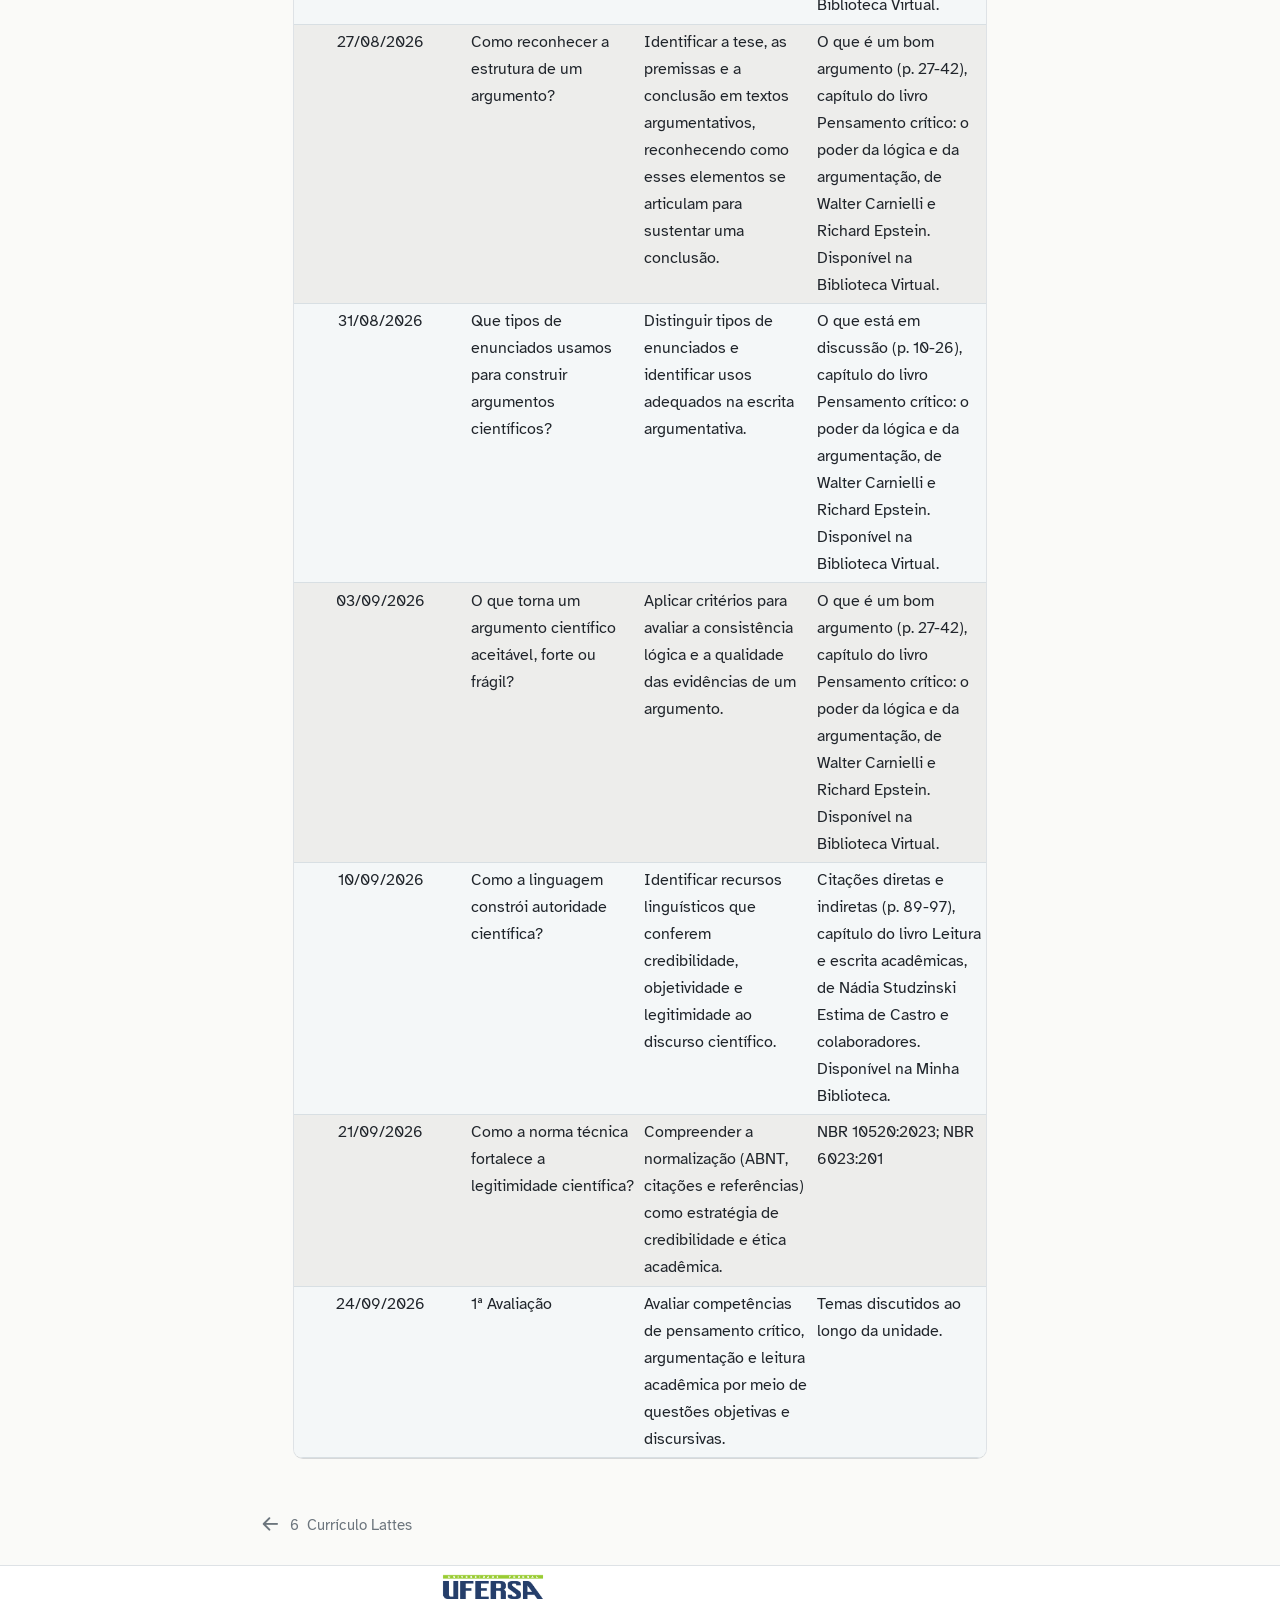
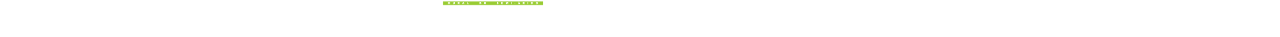
<file: docs/complementos/complemento_crono.html>
<!DOCTYPE html>
<html xmlns="http://www.w3.org/1999/xhtml" lang="en" xml:lang="en"><head>

<meta charset="utf-8">
<meta name="generator" content="quarto-1.8.24">

<meta name="viewport" content="width=device-width, initial-scale=1.0, user-scalable=yes">


<title>7&nbsp; Cronograma de aulas – LPTA</title>
<style>
code{white-space: pre-wrap;}
span.smallcaps{font-variant: small-caps;}
div.columns{display: flex; gap: min(4vw, 1.5em);}
div.column{flex: auto; overflow-x: auto;}
div.hanging-indent{margin-left: 1.5em; text-indent: -1.5em;}
ul.task-list{list-style: none;}
ul.task-list li input[type="checkbox"] {
  width: 0.8em;
  margin: 0 0.8em 0.2em -1em; /* quarto-specific, see https://github.com/quarto-dev/quarto-cli/issues/4556 */ 
  vertical-align: middle;
}
</style>


<script src="../site_libs/quarto-nav/quarto-nav.js"></script>
<script src="../site_libs/clipboard/clipboard.min.js"></script>
<script src="../site_libs/quarto-search/autocomplete.umd.js"></script>
<script src="../site_libs/quarto-search/fuse.min.js"></script>
<script src="../site_libs/quarto-search/quarto-search.js"></script>
<meta name="quarto:offset" content="../">
<link href="../tutoriais/tutorial_lattes.html" rel="prev">
<script src="../site_libs/quarto-html/quarto.js" type="module"></script>
<script src="../site_libs/quarto-html/tabsets/tabsets.js" type="module"></script>
<script src="../site_libs/quarto-html/axe/axe-check.js" type="module"></script>
<script src="../site_libs/quarto-html/popper.min.js"></script>
<script src="../site_libs/quarto-html/tippy.umd.min.js"></script>
<script src="../site_libs/quarto-html/anchor.min.js"></script>
<link href="../site_libs/quarto-html/tippy.css" rel="stylesheet">
<link href="../site_libs/quarto-html/quarto-syntax-highlighting-f16cd255ecb5ae9510f6a112aa2ee9ab.css" rel="stylesheet" id="quarto-text-highlighting-styles">
<script src="../site_libs/bootstrap/bootstrap.min.js"></script>
<link href="../site_libs/bootstrap/bootstrap-icons.css" rel="stylesheet">
<link href="../site_libs/bootstrap/bootstrap-8fce5938b24e3c3b5732c8548ccd7f5c.min.css" rel="stylesheet" append-hash="true" id="quarto-bootstrap" data-mode="light">
<script id="quarto-search-options" type="application/json">{
  "location": "sidebar",
  "copy-button": false,
  "collapse-after": 3,
  "panel-placement": "start",
  "type": "textbox",
  "limit": 50,
  "keyboard-shortcut": [
    "f",
    "/",
    "s"
  ],
  "language": {
    "search-no-results-text": "No results",
    "search-matching-documents-text": "matching documents",
    "search-copy-link-title": "Copy link to search",
    "search-hide-matches-text": "Hide additional matches",
    "search-more-match-text": "more match in this document",
    "search-more-matches-text": "more matches in this document",
    "search-clear-button-title": "Clear",
    "search-text-placeholder": "",
    "search-detached-cancel-button-title": "Cancel",
    "search-submit-button-title": "Submit",
    "search-label": "Search"
  }
}</script>
<style>html{ scroll-behavior: smooth; }</style>
<script src="../site_libs/kePrint-0.0.1/kePrint.js"></script>
<link href="../site_libs/lightable-0.0.1/lightable.css" rel="stylesheet">


<link rel="stylesheet" href="../custom.css">
</head>

<body class="nav-sidebar docked nav-fixed quarto-light">

<div id="quarto-search-results"></div>
  <header id="quarto-header" class="headroom fixed-top">
    <nav class="navbar navbar-expand-lg " data-bs-theme="dark">
      <div class="navbar-container container-fluid">
      <div class="navbar-brand-container mx-auto">
    <a href="../index.html" class="navbar-brand navbar-brand-logo">
    </a>
    <a class="navbar-brand" href="../index.html">
    <span class="navbar-title">LPTA</span>
    </a>
  </div>
          <button class="navbar-toggler" type="button" data-bs-toggle="collapse" data-bs-target="#navbarCollapse" aria-controls="navbarCollapse" role="menu" aria-expanded="false" aria-label="Toggle navigation" onclick="if (window.quartoToggleHeadroom) { window.quartoToggleHeadroom(); }">
  <span class="navbar-toggler-icon"></span>
</button>
          <div class="collapse navbar-collapse" id="navbarCollapse">
            <ul class="navbar-nav navbar-nav-scroll me-auto">
</ul>
          </div> <!-- /navcollapse -->
            <div class="quarto-navbar-tools">
</div>
      </div> <!-- /container-fluid -->
    </nav>
  <nav class="quarto-secondary-nav">
    <div class="container-fluid d-flex">
      <button type="button" class="quarto-btn-toggle btn" data-bs-toggle="collapse" role="button" data-bs-target=".quarto-sidebar-collapse-item" aria-controls="quarto-sidebar" aria-expanded="false" aria-label="Toggle sidebar navigation" onclick="if (window.quartoToggleHeadroom) { window.quartoToggleHeadroom(); }">
        <i class="bi bi-layout-text-sidebar-reverse"></i>
      </button>
        <nav class="quarto-page-breadcrumbs" aria-label="breadcrumb"><ol class="breadcrumb"><li class="breadcrumb-item"><a href="../complementos/complemento_crono.html">Complementos</a></li><li class="breadcrumb-item"><a href="../complementos/complemento_crono.html"><span class="chapter-number">7</span>&nbsp; <span class="chapter-title">Cronograma de aulas</span></a></li></ol></nav>
        <a class="flex-grow-1" role="navigation" data-bs-toggle="collapse" data-bs-target=".quarto-sidebar-collapse-item" aria-controls="quarto-sidebar" aria-expanded="false" aria-label="Toggle sidebar navigation" onclick="if (window.quartoToggleHeadroom) { window.quartoToggleHeadroom(); }">      
        </a>
      <button type="button" class="btn quarto-search-button" aria-label="Search" onclick="window.quartoOpenSearch();">
        <i class="bi bi-search"></i>
      </button>
    </div>
  </nav>
</header>
<!-- content -->
<div id="quarto-content" class="quarto-container page-columns page-rows-contents page-layout-article page-navbar">
<!-- sidebar -->
  <nav id="quarto-sidebar" class="sidebar collapse collapse-horizontal quarto-sidebar-collapse-item sidebar-navigation docked overflow-auto">
    <div class="pt-lg-2 mt-2 text-left sidebar-header sidebar-header-stacked">
      <a href="../index.html" class="sidebar-logo-link">
      </a>
      </div>
        <div class="mt-2 flex-shrink-0 align-items-center">
        <div class="sidebar-search">
        <div id="quarto-search" class="" title="Search"></div>
        </div>
        </div>
    <div class="sidebar-menu-container"> 
    <ul class="list-unstyled mt-1">
        <li class="sidebar-item">
  <div class="sidebar-item-container"> 
  <a href="../index.html" class="sidebar-item-text sidebar-link">
 <span class="menu-text">Apresentação</span></a>
  </div>
</li>
        <li class="sidebar-item sidebar-item-section">
      <div class="sidebar-item-container"> 
            <a class="sidebar-item-text sidebar-link text-start collapsed" data-bs-toggle="collapse" data-bs-target="#quarto-sidebar-section-1" role="navigation" aria-expanded="false">
 <span class="menu-text">Programa</span></a>
          <a class="sidebar-item-toggle text-start collapsed" data-bs-toggle="collapse" data-bs-target="#quarto-sidebar-section-1" role="navigation" aria-expanded="false" aria-label="Toggle section">
            <i class="bi bi-chevron-right ms-2"></i>
          </a> 
      </div>
      <ul id="quarto-sidebar-section-1" class="collapse list-unstyled sidebar-section depth1 ">  
          <li class="sidebar-item">
  <div class="sidebar-item-container"> 
  <a href="../aulas/programa.html" class="sidebar-item-text sidebar-link">
 <span class="menu-text"><span class="chapter-number">1</span>&nbsp; <span class="chapter-title">Como está organizada a disciplina LPTA?</span></span></a>
  </div>
</li>
      </ul>
  </li>
        <li class="sidebar-item sidebar-item-section">
      <div class="sidebar-item-container"> 
            <a class="sidebar-item-text sidebar-link text-start collapsed" data-bs-toggle="collapse" data-bs-target="#quarto-sidebar-section-2" role="navigation" aria-expanded="false">
 <span class="menu-text">Unidade I</span></a>
          <a class="sidebar-item-toggle text-start collapsed" data-bs-toggle="collapse" data-bs-target="#quarto-sidebar-section-2" role="navigation" aria-expanded="false" aria-label="Toggle section">
            <i class="bi bi-chevron-right ms-2"></i>
          </a> 
      </div>
      <ul id="quarto-sidebar-section-2" class="collapse list-unstyled sidebar-section depth1 ">  
          <li class="sidebar-item">
  <div class="sidebar-item-container"> 
  <a href="../aulas/Aula_1_sistemaacademico.html" class="sidebar-item-text sidebar-link">
 <span class="menu-text"><span class="chapter-number">2</span>&nbsp; <span class="chapter-title">Como funciona o sistema acadêmico brasileiro?</span></span></a>
  </div>
</li>
          <li class="sidebar-item">
  <div class="sidebar-item-container"> 
  <a href="../aulas/Aula_2_conhecimentocientifico.html" class="sidebar-item-text sidebar-link">
 <span class="menu-text"><span class="chapter-number">3</span>&nbsp; <span class="chapter-title">Como as pessoas interpretam o mundo?</span></span></a>
  </div>
</li>
          <li class="sidebar-item">
  <div class="sidebar-item-container"> 
  <a href="../aulas/Aula_3_ciencia.html" class="sidebar-item-text sidebar-link">
 <span class="menu-text"><span class="chapter-number">4</span>&nbsp; <span class="chapter-title">O que é ciência? Como pensar cientificamente?</span></span></a>
  </div>
</li>
          <li class="sidebar-item">
  <div class="sidebar-item-container"> 
  <a href="../aulas/Aula_4_assercoes_valordeverdade.html" class="sidebar-item-text sidebar-link">
 <span class="menu-text"><span class="chapter-number">5</span>&nbsp; <span class="chapter-title">Por que a ciência precisa de afirmações que possam ser verdadeiras ou falsas?</span></span></a>
  </div>
</li>
      </ul>
  </li>
        <li class="sidebar-item sidebar-item-section">
      <div class="sidebar-item-container"> 
            <a class="sidebar-item-text sidebar-link text-start collapsed" data-bs-toggle="collapse" data-bs-target="#quarto-sidebar-section-3" role="navigation" aria-expanded="false">
 <span class="menu-text">Tutoriais</span></a>
          <a class="sidebar-item-toggle text-start collapsed" data-bs-toggle="collapse" data-bs-target="#quarto-sidebar-section-3" role="navigation" aria-expanded="false" aria-label="Toggle section">
            <i class="bi bi-chevron-right ms-2"></i>
          </a> 
      </div>
      <ul id="quarto-sidebar-section-3" class="collapse list-unstyled sidebar-section depth1 ">  
          <li class="sidebar-item">
  <div class="sidebar-item-container"> 
  <a href="../tutoriais/tutorial_lattes.html" class="sidebar-item-text sidebar-link">
 <span class="menu-text"><span class="chapter-number">6</span>&nbsp; <span class="chapter-title">Currículo Lattes</span></span></a>
  </div>
</li>
      </ul>
  </li>
        <li class="sidebar-item sidebar-item-section">
      <div class="sidebar-item-container"> 
            <a class="sidebar-item-text sidebar-link text-start" data-bs-toggle="collapse" data-bs-target="#quarto-sidebar-section-4" role="navigation" aria-expanded="true">
 <span class="menu-text">Complementos</span></a>
          <a class="sidebar-item-toggle text-start" data-bs-toggle="collapse" data-bs-target="#quarto-sidebar-section-4" role="navigation" aria-expanded="true" aria-label="Toggle section">
            <i class="bi bi-chevron-right ms-2"></i>
          </a> 
      </div>
      <ul id="quarto-sidebar-section-4" class="collapse list-unstyled sidebar-section depth1 show">  
          <li class="sidebar-item">
  <div class="sidebar-item-container"> 
  <a href="../complementos/complemento_crono.html" class="sidebar-item-text sidebar-link active">
 <span class="menu-text"><span class="chapter-number">7</span>&nbsp; <span class="chapter-title">Cronograma de aulas</span></span></a>
  </div>
</li>
      </ul>
  </li>
    </ul>
    </div>
</nav>
<div id="quarto-sidebar-glass" class="quarto-sidebar-collapse-item" data-bs-toggle="collapse" data-bs-target=".quarto-sidebar-collapse-item"></div>
<!-- margin-sidebar -->
    <div id="quarto-margin-sidebar" class="sidebar margin-sidebar zindex-bottom">
        
    </div>
<!-- main -->
<main class="content" id="quarto-document-content">

<header id="title-block-header" class="quarto-title-block default"><nav class="quarto-page-breadcrumbs quarto-title-breadcrumbs d-none d-lg-block" aria-label="breadcrumb"><ol class="breadcrumb"><li class="breadcrumb-item"><a href="../complementos/complemento_crono.html">Complementos</a></li><li class="breadcrumb-item"><a href="../complementos/complemento_crono.html"><span class="chapter-number">7</span>&nbsp; <span class="chapter-title">Cronograma de aulas</span></a></li></ol></nav>
<div class="quarto-title">
<h1 class="title"><span class="chapter-number">7</span>&nbsp; <span class="chapter-title">Cronograma de aulas</span></h1>
</div>



<div class="quarto-title-meta">

    
  
    
  </div>
  


</header>


<div class="titulo-nao-numerado">
<p>Cronograma de aulas (em constante atualização)</p>
</div>
<div class="cell">
<div class="cell-output-display">
<table class="cronograma-fixo caption-top table table-sm table-striped small">
<caption>Cronograma de encontros da disciplina</caption>
<thead>
<tr class="header">
<th style="text-align: center;" data-quarto-table-cell-role="th">Data</th>
<th style="text-align: left;" data-quarto-table-cell-role="th">Pergunta</th>
<th style="text-align: left;" data-quarto-table-cell-role="th">Objetivos</th>
<th style="text-align: left;" data-quarto-table-cell-role="th">Leituras</th>
</tr>
</thead>
<tbody>
<tr class="odd">
<td style="text-align: center;">13/08/2026</td>
<td style="text-align: left;">Como está organizada a disciplina LPTA? Como funciona o sistema acadêmico brasileiro?</td>
<td style="text-align: left;">Compreender a organização geral da disciplina e seus produtos avaliativos. Compreender a organização geral da disciplina e do sistema acadêmico brasileiro. Reconhecer o Currículo Lattes como instrumento inicial de inserção na vida acadêmica.</td>
<td style="text-align: left;">Entendendo a organização do sistema acadêmico brasileiro (p. 7-9), capítulo do livro Guia do trabalho científico: do projeto à redação final, de Celso Ferrarezi Júnior. Disponível na Minha Biblioteca.</td>
</tr>
<tr class="even">
<td style="text-align: center;">17/08/2026</td>
<td style="text-align: left;">O que distingue conhecimento científico, senso comum e opinião?</td>
<td style="text-align: left;">Diferenciar formas de conhecimento e seus critérios de validação</td>
<td style="text-align: left;">O conhecimento científico (p. 23-40), capítulo do livro Fundamentos de metodologia científica: teoria da ciência e iniciação à pesquisa, de José Carlos Kochë. Disponível em Biblioteca Virtual.</td>
</tr>
<tr class="odd">
<td style="text-align: center;">20/08/2026</td>
<td style="text-align: left;">Como o pensamento científico transforma uma dúvida em problema investigável?</td>
<td style="text-align: left;">Compreender o pensamento científico como processo de formulação de problemas e avaliação de evidências.</td>
<td style="text-align: left;">Afinal, o que é Ciência? (p. 7), Um pouco de História e Filosofia da Ciência (p. 8-14) e Racionalidade científica: saindo do piloto automático (p. 15-16), capítulos do livro Afinal o que é ciência?… e o que não é, de André Demambre Bacchi. Disponível na Minha Biblioteca.</td>
</tr>
<tr class="even">
<td style="text-align: center;">24/08/2026</td>
<td style="text-align: left;">O que é um argumento?</td>
<td style="text-align: left;">Definir afirmação (asserção), argumento, premissa e conclusão.</td>
<td style="text-align: left;">Pensamento crítico (p. 3-9), capítulo do livro Pensamento crítico: o poder da lógica e da argumentação, de Walter Carnielli e Richard Epstein. Disponível na Biblioteca Virtual.</td>
</tr>
<tr class="odd">
<td style="text-align: center;">27/08/2026</td>
<td style="text-align: left;">Como reconhecer a estrutura de um argumento?</td>
<td style="text-align: left;">Identificar a tese, as premissas e a conclusão em textos argumentativos, reconhecendo como esses elementos se articulam para sustentar uma conclusão.</td>
<td style="text-align: left;">O que é um bom argumento (p. 27-42), capítulo do livro Pensamento crítico: o poder da lógica e da argumentação, de Walter Carnielli e Richard Epstein. Disponível na Biblioteca Virtual.</td>
</tr>
<tr class="even">
<td style="text-align: center;">31/08/2026</td>
<td style="text-align: left;">Que tipos de enunciados usamos para construir argumentos científicos?</td>
<td style="text-align: left;">Distinguir tipos de enunciados e identificar usos adequados na escrita argumentativa.</td>
<td style="text-align: left;">O que está em discussão (p. 10-26), capítulo do livro Pensamento crítico: o poder da lógica e da argumentação, de Walter Carnielli e Richard Epstein. Disponível na Biblioteca Virtual.</td>
</tr>
<tr class="odd">
<td style="text-align: center;">03/09/2026</td>
<td style="text-align: left;">O que torna um argumento científico aceitável, forte ou frágil?</td>
<td style="text-align: left;">Aplicar critérios para avaliar a consistência lógica e a qualidade das evidências de um argumento.</td>
<td style="text-align: left;">O que é um bom argumento (p. 27-42), capítulo do livro Pensamento crítico: o poder da lógica e da argumentação, de Walter Carnielli e Richard Epstein. Disponível na Biblioteca Virtual.</td>
</tr>
<tr class="even">
<td style="text-align: center;">10/09/2026</td>
<td style="text-align: left;">Como a linguagem constrói autoridade científica?</td>
<td style="text-align: left;">Identificar recursos linguísticos que conferem credibilidade, objetividade e legitimidade ao discurso científico.</td>
<td style="text-align: left;">Citações diretas e indiretas (p. 89-97), capítulo do livro Leitura e escrita acadêmicas, de Nádia Studzinski Estima de Castro e colaboradores. Disponível na Minha Biblioteca.</td>
</tr>
<tr class="odd">
<td style="text-align: center;">21/09/2026</td>
<td style="text-align: left;">Como a norma técnica fortalece a legitimidade científica?</td>
<td style="text-align: left;">Compreender a normalização (ABNT, citações e referências) como estratégia de credibilidade e ética acadêmica.</td>
<td style="text-align: left;">NBR 10520:2023; NBR 6023:201</td>
</tr>
<tr class="even">
<td style="text-align: center;">24/09/2026</td>
<td style="text-align: left;">1ª Avaliação</td>
<td style="text-align: left;">Avaliar competências de pensamento crítico, argumentação e leitura acadêmica por meio de questões objetivas e discursivas.</td>
<td style="text-align: left;">Temas discutidos ao longo da unidade.</td>
</tr>
</tbody>
</table>
</div>
</div>



</main> <!-- /main -->
<div class="lpta-controles" role="group" aria-label="Controles de leitura">
  <button type="button" data-lpta-action="diminuir" aria-label="Diminuir tamanho do texto" title="Diminuir texto">A−</button>
  <button type="button" data-lpta-action="aumentar" aria-label="Aumentar tamanho do texto" title="Aumentar texto">A+</button>
  <button type="button" class="lpta-projetar" data-lpta-action="projetar" aria-pressed="false" title="Ampliar o conteúdo e ocultar menus laterais">Projetar</button>
  <span class="lpta-controles-status" aria-live="polite"></span>
</div>

<script>
(() => {
  const body = document.body;
  const controls = document.querySelector('.lpta-controles');
  if (!controls) return;

  const status = controls.querySelector('.lpta-controles-status');
  const projectButton = controls.querySelector('[data-lpta-action="projetar"]');
  const sizeClasses = ['', 'lpta-texto-grande', 'lpta-texto-extra'];
  const params = new URLSearchParams(window.location.search);

  let size = Number.parseInt(localStorage.getItem('lpta-text-size') || '0', 10);
  if (!Number.isInteger(size) || size < 0 || size > 2) size = 0;

  function applySize(announce = false) {
    body.classList.remove('lpta-texto-grande', 'lpta-texto-extra');
    if (sizeClasses[size]) body.classList.add(sizeClasses[size]);
    localStorage.setItem('lpta-text-size', String(size));
    if (announce) status.textContent = ['Tamanho padrão', 'Texto ampliado', 'Texto muito ampliado'][size];
  }

  function setProjection(active, announce = false) {
    body.classList.toggle('modo-projecao', active);
    projectButton.setAttribute('aria-pressed', String(active));
    projectButton.textContent = active ? 'Sair da projeção' : 'Projetar';
    sessionStorage.setItem('lpta-projection', active ? '1' : '0');
    if (announce) status.textContent = active ? 'Modo de projeção ativado' : 'Modo de projeção desativado';
  }

  applySize();
  setProjection(params.get('apresentacao') === '1' || sessionStorage.getItem('lpta-projection') === '1');

  controls.addEventListener('click', (event) => {
    const button = event.target.closest('button[data-lpta-action]');
    if (!button) return;
    const action = button.dataset.lptaAction;

    if (action === 'aumentar') {
      size = Math.min(2, size + 1);
      applySize(true);
    } else if (action === 'diminuir') {
      size = Math.max(0, size - 1);
      applySize(true);
    } else if (action === 'projetar') {
      setProjection(!body.classList.contains('modo-projecao'), true);
    }
  });

  document.addEventListener('keydown', (event) => {
    if (event.key === 'Escape' && body.classList.contains('modo-projecao')) {
      setProjection(false, true);
      projectButton.focus();
    }
  });
})();
</script>
<script id="quarto-html-after-body" type="application/javascript">
  window.document.addEventListener("DOMContentLoaded", function (event) {
    const icon = "";
    const anchorJS = new window.AnchorJS();
    anchorJS.options = {
      placement: 'right',
      icon: icon
    };
    anchorJS.add('.anchored');
    const isCodeAnnotation = (el) => {
      for (const clz of el.classList) {
        if (clz.startsWith('code-annotation-')) {                     
          return true;
        }
      }
      return false;
    }
    const onCopySuccess = function(e) {
      // button target
      const button = e.trigger;
      // don't keep focus
      button.blur();
      // flash "checked"
      button.classList.add('code-copy-button-checked');
      var currentTitle = button.getAttribute("title");
      button.setAttribute("title", "Copied!");
      let tooltip;
      if (window.bootstrap) {
        button.setAttribute("data-bs-toggle", "tooltip");
        button.setAttribute("data-bs-placement", "left");
        button.setAttribute("data-bs-title", "Copied!");
        tooltip = new bootstrap.Tooltip(button, 
          { trigger: "manual", 
            customClass: "code-copy-button-tooltip",
            offset: [0, -8]});
        tooltip.show();    
      }
      setTimeout(function() {
        if (tooltip) {
          tooltip.hide();
          button.removeAttribute("data-bs-title");
          button.removeAttribute("data-bs-toggle");
          button.removeAttribute("data-bs-placement");
        }
        button.setAttribute("title", currentTitle);
        button.classList.remove('code-copy-button-checked');
      }, 1000);
      // clear code selection
      e.clearSelection();
    }
    const getTextToCopy = function(trigger) {
      const outerScaffold = trigger.parentElement.cloneNode(true);
      const codeEl = outerScaffold.querySelector('code');
      for (const childEl of codeEl.children) {
        if (isCodeAnnotation(childEl)) {
          childEl.remove();
        }
      }
      return codeEl.innerText;
    }
    const clipboard = new window.ClipboardJS('.code-copy-button:not([data-in-quarto-modal])', {
      text: getTextToCopy
    });
    clipboard.on('success', onCopySuccess);
    if (window.document.getElementById('quarto-embedded-source-code-modal')) {
      const clipboardModal = new window.ClipboardJS('.code-copy-button[data-in-quarto-modal]', {
        text: getTextToCopy,
        container: window.document.getElementById('quarto-embedded-source-code-modal')
      });
      clipboardModal.on('success', onCopySuccess);
    }
      var localhostRegex = new RegExp(/^(?:http|https):\/\/localhost\:?[0-9]*\//);
      var mailtoRegex = new RegExp(/^mailto:/);
        var filterRegex = new RegExp('/' + window.location.host + '/');
      var isInternal = (href) => {
          return filterRegex.test(href) || localhostRegex.test(href) || mailtoRegex.test(href);
      }
      // Inspect non-navigation links and adorn them if external
     var links = window.document.querySelectorAll('a[href]:not(.nav-link):not(.navbar-brand):not(.toc-action):not(.sidebar-link):not(.sidebar-item-toggle):not(.pagination-link):not(.no-external):not([aria-hidden]):not(.dropdown-item):not(.quarto-navigation-tool):not(.about-link)');
      for (var i=0; i<links.length; i++) {
        const link = links[i];
        if (!isInternal(link.href)) {
          // undo the damage that might have been done by quarto-nav.js in the case of
          // links that we want to consider external
          if (link.dataset.originalHref !== undefined) {
            link.href = link.dataset.originalHref;
          }
        }
      }
    function tippyHover(el, contentFn, onTriggerFn, onUntriggerFn) {
      const config = {
        allowHTML: true,
        maxWidth: 500,
        delay: 100,
        arrow: false,
        appendTo: function(el) {
            return el.parentElement;
        },
        interactive: true,
        interactiveBorder: 10,
        theme: 'quarto',
        placement: 'bottom-start',
      };
      if (contentFn) {
        config.content = contentFn;
      }
      if (onTriggerFn) {
        config.onTrigger = onTriggerFn;
      }
      if (onUntriggerFn) {
        config.onUntrigger = onUntriggerFn;
      }
      window.tippy(el, config); 
    }
    const noterefs = window.document.querySelectorAll('a[role="doc-noteref"]');
    for (var i=0; i<noterefs.length; i++) {
      const ref = noterefs[i];
      tippyHover(ref, function() {
        // use id or data attribute instead here
        let href = ref.getAttribute('data-footnote-href') || ref.getAttribute('href');
        try { href = new URL(href).hash; } catch {}
        const id = href.replace(/^#\/?/, "");
        const note = window.document.getElementById(id);
        if (note) {
          return note.innerHTML;
        } else {
          return "";
        }
      });
    }
    const xrefs = window.document.querySelectorAll('a.quarto-xref');
    const processXRef = (id, note) => {
      // Strip column container classes
      const stripColumnClz = (el) => {
        el.classList.remove("page-full", "page-columns");
        if (el.children) {
          for (const child of el.children) {
            stripColumnClz(child);
          }
        }
      }
      stripColumnClz(note)
      if (id === null || id.startsWith('sec-')) {
        // Special case sections, only their first couple elements
        const container = document.createElement("div");
        if (note.children && note.children.length > 2) {
          container.appendChild(note.children[0].cloneNode(true));
          for (let i = 1; i < note.children.length; i++) {
            const child = note.children[i];
            if (child.tagName === "P" && child.innerText === "") {
              continue;
            } else {
              container.appendChild(child.cloneNode(true));
              break;
            }
          }
          if (window.Quarto?.typesetMath) {
            window.Quarto.typesetMath(container);
          }
          return container.innerHTML
        } else {
          if (window.Quarto?.typesetMath) {
            window.Quarto.typesetMath(note);
          }
          return note.innerHTML;
        }
      } else {
        // Remove any anchor links if they are present
        const anchorLink = note.querySelector('a.anchorjs-link');
        if (anchorLink) {
          anchorLink.remove();
        }
        if (window.Quarto?.typesetMath) {
          window.Quarto.typesetMath(note);
        }
        if (note.classList.contains("callout")) {
          return note.outerHTML;
        } else {
          return note.innerHTML;
        }
      }
    }
    for (var i=0; i<xrefs.length; i++) {
      const xref = xrefs[i];
      tippyHover(xref, undefined, function(instance) {
        instance.disable();
        let url = xref.getAttribute('href');
        let hash = undefined; 
        if (url.startsWith('#')) {
          hash = url;
        } else {
          try { hash = new URL(url).hash; } catch {}
        }
        if (hash) {
          const id = hash.replace(/^#\/?/, "");
          const note = window.document.getElementById(id);
          if (note !== null) {
            try {
              const html = processXRef(id, note.cloneNode(true));
              instance.setContent(html);
            } finally {
              instance.enable();
              instance.show();
            }
          } else {
            // See if we can fetch this
            fetch(url.split('#')[0])
            .then(res => res.text())
            .then(html => {
              const parser = new DOMParser();
              const htmlDoc = parser.parseFromString(html, "text/html");
              const note = htmlDoc.getElementById(id);
              if (note !== null) {
                const html = processXRef(id, note);
                instance.setContent(html);
              } 
            }).finally(() => {
              instance.enable();
              instance.show();
            });
          }
        } else {
          // See if we can fetch a full url (with no hash to target)
          // This is a special case and we should probably do some content thinning / targeting
          fetch(url)
          .then(res => res.text())
          .then(html => {
            const parser = new DOMParser();
            const htmlDoc = parser.parseFromString(html, "text/html");
            const note = htmlDoc.querySelector('main.content');
            if (note !== null) {
              // This should only happen for chapter cross references
              // (since there is no id in the URL)
              // remove the first header
              if (note.children.length > 0 && note.children[0].tagName === "HEADER") {
                note.children[0].remove();
              }
              const html = processXRef(null, note);
              instance.setContent(html);
            } 
          }).finally(() => {
            instance.enable();
            instance.show();
          });
        }
      }, function(instance) {
      });
    }
        let selectedAnnoteEl;
        const selectorForAnnotation = ( cell, annotation) => {
          let cellAttr = 'data-code-cell="' + cell + '"';
          let lineAttr = 'data-code-annotation="' +  annotation + '"';
          const selector = 'span[' + cellAttr + '][' + lineAttr + ']';
          return selector;
        }
        const selectCodeLines = (annoteEl) => {
          const doc = window.document;
          const targetCell = annoteEl.getAttribute("data-target-cell");
          const targetAnnotation = annoteEl.getAttribute("data-target-annotation");
          const annoteSpan = window.document.querySelector(selectorForAnnotation(targetCell, targetAnnotation));
          const lines = annoteSpan.getAttribute("data-code-lines").split(",");
          const lineIds = lines.map((line) => {
            return targetCell + "-" + line;
          })
          let top = null;
          let height = null;
          let parent = null;
          if (lineIds.length > 0) {
              //compute the position of the single el (top and bottom and make a div)
              const el = window.document.getElementById(lineIds[0]);
              top = el.offsetTop;
              height = el.offsetHeight;
              parent = el.parentElement.parentElement;
            if (lineIds.length > 1) {
              const lastEl = window.document.getElementById(lineIds[lineIds.length - 1]);
              const bottom = lastEl.offsetTop + lastEl.offsetHeight;
              height = bottom - top;
            }
            if (top !== null && height !== null && parent !== null) {
              // cook up a div (if necessary) and position it 
              let div = window.document.getElementById("code-annotation-line-highlight");
              if (div === null) {
                div = window.document.createElement("div");
                div.setAttribute("id", "code-annotation-line-highlight");
                div.style.position = 'absolute';
                parent.appendChild(div);
              }
              div.style.top = top - 2 + "px";
              div.style.height = height + 4 + "px";
              div.style.left = 0;
              let gutterDiv = window.document.getElementById("code-annotation-line-highlight-gutter");
              if (gutterDiv === null) {
                gutterDiv = window.document.createElement("div");
                gutterDiv.setAttribute("id", "code-annotation-line-highlight-gutter");
                gutterDiv.style.position = 'absolute';
                const codeCell = window.document.getElementById(targetCell);
                const gutter = codeCell.querySelector('.code-annotation-gutter');
                gutter.appendChild(gutterDiv);
              }
              gutterDiv.style.top = top - 2 + "px";
              gutterDiv.style.height = height + 4 + "px";
            }
            selectedAnnoteEl = annoteEl;
          }
        };
        const unselectCodeLines = () => {
          const elementsIds = ["code-annotation-line-highlight", "code-annotation-line-highlight-gutter"];
          elementsIds.forEach((elId) => {
            const div = window.document.getElementById(elId);
            if (div) {
              div.remove();
            }
          });
          selectedAnnoteEl = undefined;
        };
          // Handle positioning of the toggle
      window.addEventListener(
        "resize",
        throttle(() => {
          elRect = undefined;
          if (selectedAnnoteEl) {
            selectCodeLines(selectedAnnoteEl);
          }
        }, 10)
      );
      function throttle(fn, ms) {
      let throttle = false;
      let timer;
        return (...args) => {
          if(!throttle) { // first call gets through
              fn.apply(this, args);
              throttle = true;
          } else { // all the others get throttled
              if(timer) clearTimeout(timer); // cancel #2
              timer = setTimeout(() => {
                fn.apply(this, args);
                timer = throttle = false;
              }, ms);
          }
        };
      }
        // Attach click handler to the DT
        const annoteDls = window.document.querySelectorAll('dt[data-target-cell]');
        for (const annoteDlNode of annoteDls) {
          annoteDlNode.addEventListener('click', (event) => {
            const clickedEl = event.target;
            if (clickedEl !== selectedAnnoteEl) {
              unselectCodeLines();
              const activeEl = window.document.querySelector('dt[data-target-cell].code-annotation-active');
              if (activeEl) {
                activeEl.classList.remove('code-annotation-active');
              }
              selectCodeLines(clickedEl);
              clickedEl.classList.add('code-annotation-active');
            } else {
              // Unselect the line
              unselectCodeLines();
              clickedEl.classList.remove('code-annotation-active');
            }
          });
        }
    const findCites = (el) => {
      const parentEl = el.parentElement;
      if (parentEl) {
        const cites = parentEl.dataset.cites;
        if (cites) {
          return {
            el,
            cites: cites.split(' ')
          };
        } else {
          return findCites(el.parentElement)
        }
      } else {
        return undefined;
      }
    };
    var bibliorefs = window.document.querySelectorAll('a[role="doc-biblioref"]');
    for (var i=0; i<bibliorefs.length; i++) {
      const ref = bibliorefs[i];
      const citeInfo = findCites(ref);
      if (citeInfo) {
        tippyHover(citeInfo.el, function() {
          var popup = window.document.createElement('div');
          citeInfo.cites.forEach(function(cite) {
            var citeDiv = window.document.createElement('div');
            citeDiv.classList.add('hanging-indent');
            citeDiv.classList.add('csl-entry');
            var biblioDiv = window.document.getElementById('ref-' + cite);
            if (biblioDiv) {
              citeDiv.innerHTML = biblioDiv.innerHTML;
            }
            popup.appendChild(citeDiv);
          });
          return popup.innerHTML;
        });
      }
    }
  });
  </script>
<nav class="page-navigation">
  <div class="nav-page nav-page-previous">
      <a href="../tutoriais/tutorial_lattes.html" class="pagination-link" aria-label="Currículo Lattes">
        <i class="bi bi-arrow-left-short"></i> <span class="nav-page-text"><span class="chapter-number">6</span>&nbsp; <span class="chapter-title">Currículo Lattes</span></span>
      </a>          
  </div>
  <div class="nav-page nav-page-next">
  </div>
</nav>
</div> <!-- /content -->
<footer class="footer">
  <div class="nav-footer">
    <div class="nav-footer-left">
      &nbsp;
    </div>   
    <div class="nav-footer-center">
<p><img src="../img/logo_ufersa.png" alt="Logotipo da UFERSA" class="logo-rodape"></p>
</div>
    <div class="nav-footer-right">
      &nbsp;
    </div>
  </div>
</footer>




<script src="../site_libs/quarto-html/zenscroll-min.js"></script>
</body></html>
</file>
<file: docs/site_libs/quarto-html/tippy.css>
.tippy-box[data-animation=fade][data-state=hidden]{opacity:0}[data-tippy-root]{max-width:calc(100vw - 10px)}.tippy-box{position:relative;background-color:#333;color:#fff;border-radius:4px;font-size:14px;line-height:1.4;white-space:normal;outline:0;transition-property:transform,visibility,opacity}.tippy-box[data-placement^=top]>.tippy-arrow{bottom:0}.tippy-box[data-placement^=top]>.tippy-arrow:before{bottom:-7px;left:0;border-width:8px 8px 0;border-top-color:initial;transform-origin:center top}.tippy-box[data-placement^=bottom]>.tippy-arrow{top:0}.tippy-box[data-placement^=bottom]>.tippy-arrow:before{top:-7px;left:0;border-width:0 8px 8px;border-bottom-color:initial;transform-origin:center bottom}.tippy-box[data-placement^=left]>.tippy-arrow{right:0}.tippy-box[data-placement^=left]>.tippy-arrow:before{border-width:8px 0 8px 8px;border-left-color:initial;right:-7px;transform-origin:center left}.tippy-box[data-placement^=right]>.tippy-arrow{left:0}.tippy-box[data-placement^=right]>.tippy-arrow:before{left:-7px;border-width:8px 8px 8px 0;border-right-color:initial;transform-origin:center right}.tippy-box[data-inertia][data-state=visible]{transition-timing-function:cubic-bezier(.54,1.5,.38,1.11)}.tippy-arrow{width:16px;height:16px;color:#333}.tippy-arrow:before{content:"";position:absolute;border-color:transparent;border-style:solid}.tippy-content{position:relative;padding:5px 9px;z-index:1}
</file>
<file: docs/site_libs/quarto-html/quarto-syntax-highlighting-f16cd255ecb5ae9510f6a112aa2ee9ab.css>
/* quarto syntax highlight colors */
:root {
  --quarto-hl-al-color: #95da4c;
  --quarto-hl-an-color: #50a14f;
  --quarto-hl-at-color: #a626a4;
  --quarto-hl-bn-color: #986801;
  --quarto-hl-bu-color: #a626a4;
  --quarto-hl-ch-color: #50a14f;
  --quarto-hl-co-color: #a0a1a7;
  --quarto-hl-cv-color: #e45649;
  --quarto-hl-cn-color: #986801;
  --quarto-hl-cf-color: #a626a4;
  --quarto-hl-dt-color: #a626a4;
  --quarto-hl-dv-color: #986801;
  --quarto-hl-do-color: #e45649;
  --quarto-hl-er-color: #f44747;
  --quarto-hl-ex-color: #4078f2;
  --quarto-hl-fl-color: #986801;
  --quarto-hl-fu-color: #4078f2;
  --quarto-hl-im-color: #50a14f;
  --quarto-hl-in-color: #c45b00;
  --quarto-hl-kw-color: #a626a4;
  --quarto-hl-op-color: #a626a4;
  --quarto-hl-pp-color: #a626a4;
  --quarto-hl-re-color: #2980b9;
  --quarto-hl-sc-color: #0184bc;
  --quarto-hl-ss-color: #da4453;
  --quarto-hl-st-color: #50a14f;
  --quarto-hl-va-color: #e45649;
  --quarto-hl-vs-color: #da4453;
  --quarto-hl-wa-color: #da4453;
}

/* other quarto variables */
:root {
  --quarto-font-monospace: SFMono-Regular, Menlo, Monaco, Consolas, "Liberation Mono", "Courier New", monospace;
}

/* syntax highlight based on Pandoc's rules */
pre > code.sourceCode > span {
  color: #383a42;
}

code.sourceCode > span {
  color: #383a42;
}

div.sourceCode,
div.sourceCode pre.sourceCode {
  color: #383a42;
}

/* Normal */
code span {
  color: #383a42;
}

/* Alert */
code span.al {
  background-color: #4d1f24;
  font-weight: bold;
  color: #95da4c;
}

/* Annotation */
code span.an {
  color: #50a14f;
}

/* Attribute */
code span.at {
  color: #a626a4;
}

/* BaseN */
code span.bn {
  color: #986801;
}

/* BuiltIn */
code span.bu {
  color: #a626a4;
}

/* ControlFlow */
code span.cf {
  color: #a626a4;
}

/* Char */
code span.ch {
  color: #50a14f;
}

/* Constant */
code span.cn {
  color: #986801;
}

/* Comment */
code span.co {
  font-style: italic;
  color: #a0a1a7;
}

/* CommentVar */
code span.cv {
  font-style: italic;
  color: #e45649;
}

/* Documentation */
code span.do {
  color: #e45649;
}

/* DataType */
code span.dt {
  color: #a626a4;
}

/* DecVal */
code span.dv {
  color: #986801;
}

/* Error */
code span.er {
  color: #f44747;
  text-decoration: underline;
}

/* Extension */
code span.ex {
  font-weight: bold;
  color: #4078f2;
}

/* Float */
code span.fl {
  color: #986801;
}

/* Function */
code span.fu {
  color: #4078f2;
}

/* Import */
code span.im {
  color: #50a14f;
}

/* Information */
code span.in {
  color: #c45b00;
}

/* Keyword */
code span.kw {
  color: #a626a4;
}

/* Operator */
code span.op {
  color: #a626a4;
}

/* Preprocessor */
code span.pp {
  color: #a626a4;
}

/* RegionMarker */
code span.re {
  background-color: #153042;
  color: #2980b9;
}

/* SpecialChar */
code span.sc {
  color: #0184bc;
}

/* SpecialString */
code span.ss {
  color: #da4453;
}

/* String */
code span.st {
  color: #50a14f;
}

/* Variable */
code span.va {
  color: #e45649;
}

/* VerbatimString */
code span.vs {
  color: #da4453;
}

/* Warning */
code span.wa {
  color: #da4453;
}

.prevent-inlining {
  content: "</";
}

/*# sourceMappingURL=20fab0bdfcc36c8935fac3abe7af79ad.css.map */
</file>
<file: docs/custom.css>
/* =========================================================
   LPTA – SISTEMA VISUAL DIDÁTICO
   Material didático: Leitura e Produção de Textos Acadêmicos
   Autor: Mário Martins
   Redesign: 2026
   ========================================================= */

@import url("https://fonts.googleapis.com/css2?family=Atkinson+Hyperlegible:wght@400;700&family=Source+Serif+4:opsz,wght@8..60,600;8..60,700&display=swap");


/* =========================================================
   TOKENS DE DESIGN
   ========================================================= */

:root {
  /* Paleta */
  --cor-primaria: #19324d;
  --cor-secundaria: #456a87;
  --cor-enfase: #c65d3b;
  --cor-sucesso: #39705a;
  --cor-fundo-pagina: #fafaf8;
  --cor-fundo-papel: #f7f3ea;
  --cor-fundo-gelo: #eef3f6;
  --cor-texto: #20252b;
  --cor-texto-suave: #56616b;
  --cor-borda-sutil: #d8dfe3;

  /* Tipografia */
  --fonte-display: "Source Serif 4", Georgia, "Times New Roman", serif;
  --fonte-corpo: "Atkinson Hyperlegible", Arial, Helvetica, sans-serif;

  /* Escala ampliada para projeção */
  --t-xs: 0.82rem;
  --t-sm: 0.96rem;
  --t-base: 1.08rem;
  --t-md: 1.2rem;
  --t-lg: 1.42rem;
  --t-xl: 1.72rem;
  --t-2xl: 2.08rem;
  --t-3xl: 2.55rem;

  /* Espaçamento */
  --espaco-xs: 0.4rem;
  --espaco-sm: 0.75rem;
  --espaco-md: 1.25rem;
  --espaco-lg: 2rem;
  --espaco-xl: 3rem;

  /* Bordas e sombras */
  --raio: 5px;
  --raio-lg: 10px;
  --sombra-sutil: 0 1px 4px rgba(25, 50, 77, 0.06);
  --sombra-media: 0 8px 24px rgba(25, 50, 77, 0.09);
}


/* =========================================================
   TIPOGRAFIA GLOBAL
   ========================================================= */

body {
  font-family: var(--fonte-corpo);
  font-size: var(--t-base);
  font-weight: 400;
  line-height: 1.68;
  color: var(--cor-texto);
  background-color: var(--cor-fundo-pagina);
  -webkit-font-smoothing: antialiased;
  text-rendering: optimizeLegibility;
}

p {
  max-width: 75ch;
  margin-bottom: 1.1rem;
}

h1,
h2,
h3,
h4 {
  font-family: var(--fonte-display);
  color: var(--cor-primaria);
  line-height: 1.25;
  text-wrap: balance;
}

h1 {
  margin-top: var(--espaco-lg);
  margin-bottom: var(--espaco-md);
  font-size: var(--t-3xl);
}

h2 {
  margin-top: var(--espaco-lg);
  font-size: var(--t-2xl);
}

h3 {
  margin-top: var(--espaco-md);
  font-size: var(--t-xl);
}

h4 {
  margin-top: var(--espaco-md);
  font-size: var(--t-lg);
}


/* =========================================================
   ÁREA PRINCIPAL DE CONTEÚDO
   ========================================================= */

.page-content,
main.content {
  max-width: 980px !important;
  margin-right: auto !important;
  margin-left: auto !important;
  padding-right: 2.25rem;
  padding-left: 2.25rem;
}

.destaque,
.enfase,
.leitura,
.citacao,
.citacao-externa,
.proxima-aula,
.fundo-papel,
.formulario,
div.callout {
  width: 100%;
  max-width: 980px;
  box-sizing: border-box;
}


/* =========================================================
   BARRA SUPERIOR DO LIVRO
   A fixação é controlada nativamente pelo Quarto:
   navbar: pinned: true
   ========================================================= */

#quarto-header > nav.navbar {
  width: 100%;
  min-height: 64px;
  padding: 0.35rem 1.5rem;
  background-color: #ffffff !important;
  border-top: 2px solid var(--cor-primaria);
  border-bottom: 1px solid var(--cor-borda-sutil);
  box-shadow: 0 1px 6px rgba(25, 50, 77, 0.06);
  font-family: var(--fonte-corpo);
}

#quarto-header .navbar-container {
  display: flex;
  align-items: center;
  width: 100%;
  max-width: none;
}

#quarto-header .navbar-brand {
  display: flex;
  align-items: center;
  gap: 0.75rem;
  margin-right: 1.5rem;
}

/*
   O Quarto pode atribuir diferentes classes ao logo,
   conforme a versão utilizada. Os três seletores garantem
   que a imagem receba o mesmo tamanho.
*/

#quarto-header .navbar-title {
  display: block !important;
  font-family: var(--fonte-corpo);
  font-size: var(--t-md);
  font-weight: 700;
  line-height: 1.2;
  color: var(--cor-primaria) !important;
  white-space: nowrap;
}

#quarto-header .navbar-nav {
  align-items: center;
}

#quarto-header .navbar-nav .nav-link {
  font-size: var(--t-sm);
  color: var(--cor-texto-suave) !important;
}

#quarto-header .navbar-nav .nav-link:hover,
#quarto-header .navbar-nav .nav-link:focus {
  color: var(--cor-primaria) !important;
}


/* =========================================================
   CALLOUTS DO QUARTO
   ========================================================= */

div.callout {
  margin: var(--espaco-md) 0;
  padding: var(--espaco-sm) var(--espaco-md);
  background-color: var(--cor-fundo-gelo);
  border: 1px solid var(--cor-borda-sutil);
  border-left: 4px solid var(--cor-secundaria);
  border-radius: var(--raio);
  box-shadow: var(--sombra-sutil);
}

div.callout-title {
  font-family: var(--fonte-corpo);
  font-size: var(--t-md);
  font-weight: 700;
  color: var(--cor-primaria);
  letter-spacing: 0.01em;
}

/*
   Mantém o rótulo personalizado para notas.
   Caso o Quarto já exiba corretamente "Nota" pelo _quarto.yml,
   este bloco pode ser removido.
*/
.callout-note > .callout-title::before {
  content: "Nota";
}

.callout-note > .callout-title > strong {
  display: none;
}

div.callout-warning {
  background-color: #fdf2ef;
  border-left-color: var(--cor-enfase);
}

div.callout-tip {
  background-color: #f0f7f3;
  border-left-color: #2e7d52;
}


/* =========================================================
   TÍTULOS NÃO NUMERADOS
   ========================================================= */

.titulo-nao-numerado {
  margin-top: var(--espaco-lg);
  margin-bottom: var(--espaco-sm);
  padding-bottom: 0.4rem;
  font-family: var(--fonte-display);
  font-size: var(--t-xl);
  font-weight: 700;
  line-height: 1.25;
  color: var(--cor-primaria);
  letter-spacing: -0.01em;
  border-bottom: 1px solid var(--cor-borda-sutil);
}

.subtitulo-nao-numerado {
  margin-top: var(--espaco-md);
  margin-bottom: var(--espaco-xs);
  font-family: var(--fonte-display);
  font-size: var(--t-lg);
  font-weight: 700;
  line-height: 1.3;
  color: var(--cor-secundaria);
}

.subsubtitulo-nao-numerado {
  margin-top: var(--espaco-sm);
  margin-bottom: var(--espaco-xs);
  font-family: var(--fonte-corpo);
  font-size: var(--t-md);
  font-weight: 700;
  font-style: italic;
  line-height: 1.3;
  color: var(--cor-secundaria);
  letter-spacing: 0.01em;
}


/* =========================================================
   BLOCOS PEDAGÓGICOS
   ========================================================= */

.nota-secundaria {
  margin: var(--espaco-md) 0;
  padding: var(--espaco-sm) var(--espaco-md);
  font-family: var(--fonte-corpo);
  font-size: var(--t-sm);
  font-weight: 400;
  font-style: italic;
  color: var(--cor-texto-suave);
  background-color: transparent;
  border-left: 3px solid var(--cor-borda-sutil);
  border-radius: 0 var(--raio) var(--raio) 0;
}

.destaque {
  margin: var(--espaco-md) 0;
  padding: var(--espaco-md);
  font-size: var(--t-base);
  background-color: var(--cor-fundo-gelo);
  border: 1px solid #dce5ea;
  border-left: 4px solid var(--cor-secundaria);
  border-radius: var(--raio);
  box-shadow: none;
}

.destaque p:last-child,
.destaque li:last-child {
  margin-bottom: 0;
}

.enfase {
  margin: var(--espaco-md) 0;
  padding: var(--espaco-md);
  font-size: var(--t-md);
  font-weight: 400;
  line-height: 1.6;
  color: #4a1f13;
  background-color: #fbf1ed;
  border-left: 5px solid var(--cor-enfase);
  border-radius: var(--raio);
}


/* =========================================================
   LEITURAS E CITAÇÕES
   ========================================================= */

.leitura,
.citacao,
.citacao-externa {
  margin: var(--espaco-md) 0;
  padding: var(--espaco-md) var(--espaco-lg);
  font-family: var(--fonte-corpo);
  font-size: var(--t-base);
  line-height: 1.7;
  background-color: var(--cor-fundo-papel);
  border-radius: 0 var(--raio) var(--raio) 0;
}

.leitura {
  color: #2a2a2a;
  border-left: 4px solid #5c5c52;
  box-shadow: var(--sombra-sutil);
}

.citacao {
  color: #1e1e1e;
  border-left: 5px solid var(--cor-primaria);
}

.citacao-externa {
  font-style: italic;
  color: #333333;
  border-left: 4px solid var(--cor-borda-sutil);
}


/* =========================================================
   PRÓXIMA AULA
   ========================================================= */

.proxima-aula {
  margin-top: var(--espaco-lg);
  padding: var(--espaco-md) var(--espaco-lg);
  background-color: var(--cor-fundo-gelo);
  border: 1.5px solid var(--cor-secundaria);
  border-radius: var(--raio-lg);
  box-shadow: var(--sombra-media);
}

.proxima-aula-title {
  display: flex;
  align-items: center;
  margin-bottom: var(--espaco-sm);
  font-family: var(--fonte-display);
  font-size: var(--t-lg);
  font-weight: 700;
  color: var(--cor-primaria);
}

.proxima-aula-title::before {
  content: "📌";
  margin-right: 0.4em;
}


/* =========================================================
   IMAGENS
   ========================================================= */

.img-central {
  display: block;
  max-width: 80%;
  height: auto;
  margin: var(--espaco-lg) auto;
  border-radius: var(--raio);
}


/* =========================================================
   FORMULÁRIOS
   ========================================================= */

.formulario {
  padding: var(--espaco-lg);
  background-color: #ffffff;
  border: 1px solid var(--cor-borda-sutil);
  border-radius: var(--raio-lg);
  box-shadow: var(--sombra-media);
}


/* =========================================================
   RESPOSTA OCULTA
   ========================================================= */

.resposta-escondida {
  margin: var(--espaco-md) 0;
  padding: var(--espaco-sm) var(--espaco-md);
  font-family: var(--fonte-corpo);
  font-size: var(--t-base);
  line-height: 1.65;
  color: var(--cor-texto);
  cursor: pointer;
  background-color: #ffffff;
  border-left: 4px solid var(--cor-primaria);
  border-radius: 0 var(--raio) var(--raio) 0;
  transition: background-color 0.25s ease;
}

.resposta-escondida summary {
  font-size: var(--t-sm);
  font-weight: 700;
  color: var(--cor-secundaria);
  letter-spacing: 0.06em;
  text-transform: uppercase;
  list-style: none;
  user-select: none;
}

.resposta-escondida summary::-webkit-details-marker {
  display: none;
}

.resposta-escondida summary::before {
  content: "▶";
  margin-right: 0.35em;
  font-size: 0.7em;
}

.resposta-escondida[open] summary::before {
  content: "▼";
}

.resposta-escondida[open] {
  background-color: var(--cor-fundo-gelo);
}


/* =========================================================
   SIDEBAR ESQUERDA
   ========================================================= */

.sidebar {
  font-family: var(--fonte-corpo);
  font-size: var(--t-sm);
  background-color: #fbfbfa;
  border-right: 1px solid var(--cor-borda-sutil);
}

.sidebar-title {
  display: block;
  padding: var(--espaco-md) var(--espaco-md) var(--espaco-sm);
  font-family: var(--fonte-display);
  font-size: var(--t-lg);
  font-weight: 700;
  line-height: 1.2;
  color: var(--cor-primaria);
  text-align: left;
  letter-spacing: -0.01em;
}

.sidebar-title::before {
  content: none;
}

.sidebar-title::after {
  content: "Mário Martins";
  display: block;
  margin-top: 0.1rem;
  font-family: var(--fonte-corpo);
  font-size: var(--t-xs);
  font-weight: 400;
  color: var(--cor-texto-suave);
  text-align: left;
  letter-spacing: 0.1em;
  text-transform: uppercase;
}

.sidebar .toc-title {
  display: none !important;
}


/* =========================================================
   ÍNDICE DO ROTEIRO — SIDEBAR DIREITA
   ========================================================= */

#quarto-margin-sidebar {
  padding-right: 0.8rem;
  padding-left: 0.8rem;
}


/* =========================================================
   RMDNOTE
   ========================================================= */

.rmdnote,
div.rmdnote,
section.rmdnote,
div[class~="rmdnote"] {
  margin: var(--espaco-md) 0;
  padding: var(--espaco-sm) var(--espaco-md);
  line-height: 1.6;
  color: var(--cor-texto);
  background-color: var(--cor-fundo-gelo);
  border-left: 4px solid var(--cor-secundaria);
  border-radius: 0 var(--raio) var(--raio) 0;
  box-shadow: var(--sombra-sutil);
}

.rmdnote strong,
.rmdnote b {
  color: var(--cor-primaria);
}

.rmdnote em,
.rmdnote i {
  color: var(--cor-texto-suave);
}

.rmdnote ul,
.rmdnote ol {
  margin: var(--espaco-xs) 0 0 1.2rem;
}

.rmdnote li {
  margin: 0.3rem 0;
}

.rmdnote a {
  color: var(--cor-secundaria);
  text-decoration: underline;
}


/* =========================================================
   TABELAS
   ========================================================= */

table {
  width: 100%;
  margin: var(--espaco-md) 0;
  font-size: var(--t-sm);
  overflow: hidden;
  border: 1px solid var(--cor-borda-sutil);
  border-collapse: separate;
  border-spacing: 0;
  border-radius: var(--raio-lg);
}

thead tr {
  color: #ffffff;
  background-color: var(--cor-primaria);
}

thead th {
  padding: 0.6rem 0.9rem;
  font-family: var(--fonte-corpo);
  font-size: var(--t-xs);
  font-weight: 700;
  text-align: left;
  letter-spacing: 0.03em;
  text-transform: uppercase;
}

tbody tr:nth-child(even) {
  background-color: #f4f7f8;
}

tbody td {
  padding: 0.55rem 0.9rem;
  vertical-align: top;
  border-bottom: 1px solid var(--cor-borda-sutil);
}

table.cronograma-fixo {
  width: 100%;
  table-layout: fixed;
}


/* =========================================================
   CAPA DO LIVRO
   ========================================================= */

.capa-livro {
  position: relative;
  display: flex;
  flex-direction: column;
  align-items: flex-start;
  justify-content: center;
  width: 100%;
  max-width: 980px;
  min-height: 230px;
  margin: var(--espaco-lg) 0 var(--espaco-xl);
  padding: 3.25rem 3.5rem;
  overflow: hidden;
  text-align: left;
  background: var(--cor-fundo-papel);
  border: 1px solid #e2dccf;
  border-left: 7px solid var(--cor-primaria);
  border-radius: var(--raio-lg);
  box-shadow: var(--sombra-media);
  box-sizing: border-box;
}

.capa-livro::before {
  content: none;
}

.capa-etiqueta {
  z-index: 1;
  display: inline-block;
  align-self: flex-start;
  width: auto;
  margin-bottom: var(--espaco-md);
  padding: 0.3rem 0.8rem;
  font-size: var(--t-xs);
  font-weight: 700;
  color: var(--cor-secundaria);
  letter-spacing: 0.12em;
  text-transform: uppercase;
  background-color: transparent;
  border-radius: 0;
}

.capa-titulo {
  z-index: 1;
  max-width: 780px;
  margin: 0;
  font-family: var(--fonte-display);
  font-size: clamp(2rem, 4vw, 3.35rem);
  font-weight: 700;
  line-height: 1.08;
  color: var(--cor-primaria);
  text-align: left;
  letter-spacing: -0.025em;
}

.capa-subtitulo {
  z-index: 1;
  margin-bottom: var(--espaco-md);
  font-family: var(--fonte-corpo);
  font-size: var(--t-sm);
  font-weight: 700;
  color: var(--cor-secundaria);
  letter-spacing: 0.15em;
  text-transform: uppercase;
}

.capa-instituicao {
  z-index: 1;
  max-width: 680px;
  margin-bottom: var(--espaco-md);
  font-size: var(--t-sm);
  line-height: 1.55;
  color: var(--cor-texto-suave);
}

.capa-descricao {
  z-index: 1;
  max-width: 680px;
  margin-top: var(--espaco-md);
  padding-top: var(--espaco-md);
  font-size: var(--t-base);
  line-height: 1.7;
  color: var(--cor-texto);
  border-top: 1px solid #cdd6e8;
}

.capa-botoes {
  z-index: 1;
  display: flex;
  flex-wrap: wrap;
  justify-content: center;
  gap: 0.75rem;
  margin-top: var(--espaco-md);
}

.capa-botoes a {
  display: inline-block;
  padding: 0.7rem 1.4rem;
  font-size: var(--t-sm);
  font-weight: 700;
  color: #ffffff;
  text-decoration: none;
  letter-spacing: 0.02em;
  background-color: var(--cor-primaria);
  border-radius: var(--raio);
  box-shadow: 0 6px 16px rgba(28, 43, 74, 0.2);
  transition:
    background-color 0.18s ease,
    transform 0.15s ease,
    box-shadow 0.18s ease;
}

.capa-botoes a:hover {
  color: #ffffff;
  text-decoration: none;
  background-color: #26406e;
  box-shadow: 0 10px 22px rgba(28, 43, 74, 0.28);
  transform: translateY(-2px);
}


/* =========================================================
   FUNDO PAPEL
   ========================================================= */

.fundo-papel {
  margin: var(--espaco-md) 0;
  padding: var(--espaco-lg);
  background-color: var(--cor-fundo-papel);
  border: 1px solid #ddd8cc;
  border-radius: var(--raio-lg);
  box-shadow: var(--sombra-sutil);
}


/* =========================================================
   RESPONSIVIDADE — TABLETS E CELULARES
   ========================================================= */

@media (max-width: 768px) {
  :root {
    --t-xs: 0.82rem;
    --t-sm: 0.92rem;
    --t-base: 1rem;
    --t-md: 1.12rem;
    --t-lg: 1.28rem;
    --t-xl: 1.5rem;
    --t-2xl: 1.85rem;
    --t-3xl: 2.2rem;
  }

  body {
    line-height: 1.6;
  }

  /* Navbar */
  #quarto-header > nav.navbar {
    min-height: 60px;
    padding: 0.35rem 0.8rem;
  }

  #quarto-header .navbar-brand {
    gap: 0.5rem;
    margin-right: 0.5rem;
  }

  #quarto-header .navbar-title {
    font-size: 1rem;
  }

  #quarto-header .navbar-nav .nav-link {
    font-size: 0.92rem;
  }

  /* Conteúdo */
  .page-content,
  main.content {
    max-width: 100% !important;
    padding-right: 1rem;
    padding-left: 1rem;
  }

  p {
    max-width: 100%;
  }

  h1 {
    margin-top: var(--espaco-lg);
    font-size: var(--t-3xl);
  }

  h2 {
    font-size: var(--t-2xl);
  }

  h3 {
    font-size: var(--t-xl);
  }

  .titulo-nao-numerado {
    font-size: var(--t-xl);
  }

  .subtitulo-nao-numerado {
    font-size: var(--t-lg);
  }

  .destaque,
  .enfase,
  .leitura,
  .citacao,
  .citacao-externa,
  .proxima-aula,
  .fundo-papel,
  .formulario,
  div.callout {
    max-width: 100%;
    padding-right: 1rem;
    padding-left: 1rem;
  }

  .capa-livro {
    max-width: 100%;
    min-height: 220px;
    margin: var(--espaco-md) 0 var(--espaco-lg);
    padding: 2rem 1.25rem;
  }

  .capa-etiqueta {
    font-size: 0.78rem;
    letter-spacing: 0.1em;
  }

  .capa-titulo {
    max-width: 100%;
    font-size: clamp(1.7rem, 8vw, 2.3rem);
  }

  .capa-instituicao,
  .capa-descricao {
    max-width: 100%;
  }

  .img-central {
    max-width: 100%;
  }

  table {
    display: block;
    width: 100%;
    overflow-x: auto;
    -webkit-overflow-scrolling: touch;
  }

  thead th,
  tbody td {
    white-space: normal;
  }
}


/* =========================================================
   RESPONSIVIDADE — CELULARES ESTREITOS
   ========================================================= */

@media (max-width: 480px) {
  .page-content,
  main.content {
    padding-right: 0.85rem;
    padding-left: 0.85rem;
  }

  #quarto-header > nav.navbar {
    padding-right: 0.6rem;
    padding-left: 0.6rem;
  }

  #quarto-header .navbar-title {
    font-size: 0.95rem;
  }

  .capa-livro {
    min-height: 190px;
    padding: 1.6rem 1rem;
    border-radius: 14px;
  }

  .capa-titulo {
    font-size: clamp(1.5rem, 9vw, 2rem);
  }

  .leitura,
  .citacao,
  .citacao-externa {
    padding-right: 1rem;
    padding-left: 1rem;
  }
}


/* =========================================================
   ACESSIBILIDADE
   ========================================================= */

@media (prefers-reduced-motion: reduce) {
  *,
  *::before,
  *::after {
    scroll-behavior: auto !important;
    transition: none !important;
    animation: none !important;
  }
}

:focus-visible {
  outline: 3px solid var(--cor-secundaria);
  outline-offset: 3px;
  border-radius: 3px;
}

/* =========================================================
   LOGO DA UFERSA NO RODAPÉ
   ========================================================= */

.nav-footer .logo-rodape {
  display: block;
  width: 120px !important;
  height: auto !important;
  max-width: 120px !important;
  max-height: 48px !important;
  object-fit: contain;
  flex-shrink: 0;
}

.nav-footer-left {
  display: flex;
  align-items: center;
  gap: 0.75rem;
}

/* Marca da disciplina na navbar */
.navbar-brand {
  display: flex;
  flex-direction: column;
  align-items: flex-start;
  line-height: 1.05;
}

/* LPTA */
.navbar-brand::first-line {
  font-weight: 700;
}

/* Nome do professor abaixo de LPTA */
.navbar-brand:first-of-type::after {
  content: "Prof. Ananias Silva";
  display: block;
  font-size: 0.72rem;
  font-weight: 700;
  color: #666666;
  margin-top: 3px;
}

/* =========================================================
   CONTROLES DE LEITURA E PROJEÇÃO
   ========================================================= */

.lpta-controles {
  position: fixed;
  right: 1rem;
  bottom: 1rem;
  z-index: 1080;
  display: flex;
  align-items: center;
  gap: 0.35rem;
  padding: 0.38rem;
  background: rgba(255, 255, 255, 0.98);
  border: 1px solid var(--cor-borda-sutil);
  border-radius: 6px;
  box-shadow: 0 8px 28px rgba(25, 50, 77, 0.16);
}

.lpta-controles button {
  min-width: 2.65rem;
  min-height: 2.65rem;
  padding: 0.45rem 0.7rem;
  font-family: var(--fonte-corpo);
  font-size: var(--t-sm);
  font-weight: 700;
  line-height: 1;
  color: var(--cor-primaria);
  background: #ffffff;
  border: 1px solid var(--cor-borda-sutil);
  border-radius: var(--raio);
  cursor: pointer;
}

.lpta-controles button:hover,
.lpta-controles button:focus-visible,
.lpta-controles button[aria-pressed="true"] {
  color: #ffffff;
  background: var(--cor-secundaria);
  border-color: var(--cor-secundaria);
}

.lpta-controles .lpta-projetar {
  min-width: auto;
  padding-inline: 0.9rem;
}

.lpta-controles-status {
  position: absolute;
  width: 1px;
  height: 1px;
  padding: 0;
  margin: -1px;
  overflow: hidden;
  clip: rect(0, 0, 0, 0);
  white-space: nowrap;
  border: 0;
}

body.lpta-texto-grande {
  font-size: 1.18rem;
}

body.lpta-texto-extra {
  font-size: 1.34rem;
  line-height: 1.75;
}

body.lpta-texto-grande #quarto-sidebar,
body.lpta-texto-extra #quarto-sidebar {
  font-size: 1rem;
}

/* Modo de projeção */
body.modo-projecao {
  font-size: 1.3rem;
  line-height: 1.72;
  background: #ffffff;
}

body.modo-projecao #quarto-sidebar,
body.modo-projecao #quarto-margin-sidebar,
body.modo-projecao .quarto-secondary-nav,
body.modo-projecao .page-navigation,
body.modo-projecao .page-footer {
  display: none !important;
}

body.modo-projecao .page-columns {
  display: block !important;
}

body.modo-projecao .page-content,
body.modo-projecao main.content {
  width: min(1180px, calc(100vw - 5rem)) !important;
  max-width: 1180px !important;
  margin-right: auto !important;
  margin-left: auto !important;
  padding: 2.5rem 0 6rem !important;
}

body.modo-projecao main.content > p,
body.modo-projecao main.content > ul,
body.modo-projecao main.content > ol,
body.modo-projecao main.content > blockquote,
body.modo-projecao .nota-secundaria,
body.modo-projecao .destaque,
body.modo-projecao .enfase,
body.modo-projecao .leitura,
body.modo-projecao .citacao,
body.modo-projecao .citacao-externa,
body.modo-projecao .proxima-aula,
body.modo-projecao .formulario,
body.modo-projecao .fundo-papel,
body.modo-projecao .rmdnote,
body.modo-projecao div.callout {
  max-width: 100% !important;
}

body.modo-projecao h1 {
  font-size: clamp(2.8rem, 5vw, 4.4rem);
}

body.modo-projecao h2,
body.modo-projecao .titulo-nao-numerado {
  font-size: clamp(2rem, 3.3vw, 3rem);
}

body.modo-projecao h3,
body.modo-projecao .subtitulo-nao-numerado {
  font-size: clamp(1.55rem, 2.5vw, 2.2rem);
}

body.modo-projecao h4,
body.modo-projecao .subsubtitulo-nao-numerado {
  font-size: 1.28rem;
}

body.modo-projecao table {
  font-size: 1.08rem;
}

body.modo-projecao thead th {
  font-size: 0.9rem;
}

body.modo-projecao .nota-secundaria {
  font-size: 1rem;
}

body.modo-projecao #quarto-header > nav.navbar {
  min-height: 72px;
}

body.modo-projecao #quarto-header .navbar-title {
  font-size: 1.15rem;
}

body.modo-projecao .lpta-controles {
  border-width: 2px;
  box-shadow: 0 10px 32px rgba(25, 50, 77, 0.22);
}

body.modo-projecao .lpta-controles button {
  min-height: 3rem;
  font-size: 1rem;
}

@media (max-width: 575.98px) {
  .lpta-controles {
    right: 0.55rem;
    bottom: 0.55rem;
  }

  .lpta-controles .lpta-projetar {
    padding-inline: 0.65rem;
  }

  body.modo-projecao .page-content,
  body.modo-projecao main.content {
    width: auto !important;
    padding: 1.5rem 1rem 5rem !important;
  }
}

@media print {
  .lpta-controles {
    display: none !important;
  }
}

/* =========================================================
   CARROSSEL DIDÁTICO
   ========================================================= */

.carrossel-aula {
  width: 100%;
  max-width: 980px;
  margin: var(--espaco-lg) 0;
}

.carrossel-slides {
  background-color: var(--cor-fundo-gelo);
  border: 1px solid var(--cor-borda-sutil);
  border-left: 5px solid var(--cor-enfase);
  border-radius: var(--raio-lg);
  box-shadow: var(--sombra-sutil);
  overflow: hidden;
}

.carrossel-slide-conteudo {
  display: flex;
  flex-direction: column;
  justify-content: center;
  min-height: 300px;
  padding: 2.5rem 3rem;
  box-sizing: border-box;
}

.carrossel-slide-inicial {
  align-items: center;
  text-align: center;
}

.carrossel-afirmacao {
  width: 100%;
  max-width: none;
  margin: 0 0 1.5rem;
  font-family: var(--fonte-display);
  font-size: var(--t-xl);
  font-weight: 700;
  line-height: 1.3;
  color: var(--cor-primaria);
}

.carrossel-slide-inicial .carrossel-afirmacao {
  margin-bottom: 0;
  text-align: center;
  font-size: var(--t-2xl);
}

.carrossel-pergunta {
  width: 100%;
  max-width: none;
  margin: 0;
  font-family: var(--fonte-corpo);
  font-size: var(--t-md);
  font-style: italic;
  line-height: 1.6;
  color: var(--cor-texto);
}


/* Navegação */

.carrossel-navegacao {
  display: grid;
  grid-template-columns: auto 1fr auto;
  align-items: center;
  gap: 1rem;
  margin-top: 0.8rem;
}

.carrossel-botao {
  padding: 0.6rem 1rem;
  font-family: var(--fonte-corpo);
  font-size: var(--t-sm);
  font-weight: 700;
  color: var(--cor-primaria);
  background-color: #ffffff;
  border: 1px solid var(--cor-borda-sutil);
  border-radius: var(--raio);
  cursor: pointer;
}

.carrossel-botao:hover,
.carrossel-botao:focus-visible {
  color: #ffffff;
  background-color: var(--cor-secundaria);
  border-color: var(--cor-secundaria);
}


/* Indicadores */

.carrossel-indicadores {
  display: flex;
  justify-content: center;
  align-items: center;
  gap: 0.5rem;
}

.carrossel-indicadores button {
  width: 10px;
  height: 10px;
  padding: 0;
  border: 0;
  border-radius: 50%;
  background-color: var(--cor-borda-sutil);
  cursor: pointer;
}

.carrossel-indicadores button.active {
  background-color: var(--cor-primaria);
}


/* =========================================================
   CARROSSEL — MODO PROJEÇÃO
   ========================================================= */

body.modo-projecao .carrossel-aula {
  max-width: 100% !important;
}

body.modo-projecao .carrossel-slide-conteudo {
  min-height: 470px;
  padding: 3.5rem 4rem;
}

body.modo-projecao .carrossel-afirmacao {
  font-size: clamp(2rem, 3.2vw, 3rem);
}

body.modo-projecao .carrossel-slide-inicial .carrossel-afirmacao {
  font-size: clamp(2.8rem, 4vw, 4rem);
}

body.modo-projecao .carrossel-pergunta {
  font-size: clamp(1.45rem, 2.2vw, 2rem);
}

body.modo-projecao .carrossel-botao {
  font-size: 1.1rem;
  padding: 0.75rem 1.2rem;
}


/* =========================================================
   CARROSSEL — CELULAR
   ========================================================= */

@media (max-width: 768px) {

  .carrossel-slide-conteudo {
    min-height: 320px;
    padding: 1.75rem 1.25rem;
  }

  .carrossel-navegacao {
    grid-template-columns: auto 1fr auto;
    gap: 0.5rem;
  }

  .carrossel-botao {
    padding: 0.5rem 0.65rem;
    font-size: 0.85rem;
  }
}
</file>
<file: docs/site_libs/lightable-0.0.1/lightable.css>
/*!
 * lightable v0.0.1
 * Copyright 2020 Hao Zhu
 * Licensed under MIT (https://github.com/haozhu233/kableExtra/blob/master/LICENSE)
 */

.lightable-minimal {
  border-collapse: separate;
  border-spacing: 16px 1px;
  width: 100%;
  margin-bottom: 10px;
}

.lightable-minimal td {
  margin-left: 5px;
  margin-right: 5px;
}

.lightable-minimal th {
  margin-left: 5px;
  margin-right: 5px;
}

.lightable-minimal thead tr:last-child th {
  border-bottom: 2px solid #00000050;
  empty-cells: hide;

}

.lightable-minimal tbody tr:first-child td {
  padding-top: 0.5em;
}

.lightable-minimal.lightable-hover tbody tr:hover {
  background-color: #f5f5f5;
}

.lightable-minimal.lightable-striped tbody tr:nth-child(even) {
  background-color: #f5f5f5;
}

.lightable-classic {
  border-top: 0.16em solid #111111;
  border-bottom: 0.16em solid #111111;
  width: 100%;
  margin-bottom: 10px;
  margin: 10px 5px;
}

.lightable-classic tfoot tr td {
  border: 0;
}

.lightable-classic tfoot tr:first-child td {
  border-top: 0.14em solid #111111;
}

.lightable-classic caption {
  color: #222222;
}

.lightable-classic td {
  padding-left: 5px;
  padding-right: 5px;
  color: #222222;
}

.lightable-classic th {
  padding-left: 5px;
  padding-right: 5px;
  font-weight: normal;
  color: #222222;
}

.lightable-classic thead tr:last-child th {
  border-bottom: 0.10em solid #111111;
}

.lightable-classic.lightable-hover tbody tr:hover {
  background-color: #F9EEC1;
}

.lightable-classic.lightable-striped tbody tr:nth-child(even) {
  background-color: #f5f5f5;
}

.lightable-classic-2 {
  border-top: 3px double #111111;
  border-bottom: 3px double #111111;
  width: 100%;
  margin-bottom: 10px;
}

.lightable-classic-2 tfoot tr td {
  border: 0;
}

.lightable-classic-2 tfoot tr:first-child td {
  border-top: 3px double #111111;
}

.lightable-classic-2 caption {
  color: #222222;
}

.lightable-classic-2 td {
  padding-left: 5px;
  padding-right: 5px;
  color: #222222;
}

.lightable-classic-2 th {
  padding-left: 5px;
  padding-right: 5px;
  font-weight: normal;
  color: #222222;
}

.lightable-classic-2 tbody tr:last-child td {
  border-bottom: 3px double #111111;
}

.lightable-classic-2 thead tr:last-child th {
  border-bottom: 1px solid #111111;
}

.lightable-classic-2.lightable-hover tbody tr:hover {
  background-color: #F9EEC1;
}

.lightable-classic-2.lightable-striped tbody tr:nth-child(even) {
  background-color: #f5f5f5;
}

.lightable-material {
  min-width: 100%;
  white-space: nowrap;
  table-layout: fixed;
  font-family: Roboto, sans-serif;
  border: 1px solid #EEE;
  border-collapse: collapse;
  margin-bottom: 10px;
}

.lightable-material tfoot tr td {
  border: 0;
}

.lightable-material tfoot tr:first-child td {
  border-top: 1px solid #EEE;
}

.lightable-material th {
  height: 56px;
  padding-left: 16px;
  padding-right: 16px;
}

.lightable-material td {
  height: 52px;
  padding-left: 16px;
  padding-right: 16px;
  border-top: 1px solid #eeeeee;
}

.lightable-material.lightable-hover tbody tr:hover {
  background-color: #f5f5f5;
}

.lightable-material.lightable-striped tbody tr:nth-child(even) {
  background-color: #f5f5f5;
}

.lightable-material.lightable-striped tbody td {
  border: 0;
}

.lightable-material.lightable-striped thead tr:last-child th {
  border-bottom: 1px solid #ddd;
}

.lightable-material-dark {
  min-width: 100%;
  white-space: nowrap;
  table-layout: fixed;
  font-family: Roboto, sans-serif;
  border: 1px solid #FFFFFF12;
  border-collapse: collapse;
  margin-bottom: 10px;
  background-color: #363640;
}

.lightable-material-dark tfoot tr td {
  border: 0;
}

.lightable-material-dark tfoot tr:first-child td {
  border-top: 1px solid #FFFFFF12;
}

.lightable-material-dark th {
  height: 56px;
  padding-left: 16px;
  padding-right: 16px;
  color: #FFFFFF60;
}

.lightable-material-dark td {
  height: 52px;
  padding-left: 16px;
  padding-right: 16px;
  color: #FFFFFF;
  border-top: 1px solid #FFFFFF12;
}

.lightable-material-dark.lightable-hover tbody tr:hover {
  background-color: #FFFFFF12;
}

.lightable-material-dark.lightable-striped tbody tr:nth-child(even) {
  background-color: #FFFFFF12;
}

.lightable-material-dark.lightable-striped tbody td {
  border: 0;
}

.lightable-material-dark.lightable-striped thead tr:last-child th {
  border-bottom: 1px solid #FFFFFF12;
}

.lightable-paper {
  width: 100%;
  margin-bottom: 10px;
  color: #444;
}

.lightable-paper tfoot tr td {
  border: 0;
}

.lightable-paper tfoot tr:first-child td {
  border-top: 1px solid #00000020;
}

.lightable-paper thead tr:last-child th {
  color: #666;
  vertical-align: bottom;
  border-bottom: 1px solid #00000020;
  line-height: 1.15em;
  padding: 10px 5px;
}

.lightable-paper td {
  vertical-align: middle;
  border-bottom: 1px solid #00000010;
  line-height: 1.15em;
  padding: 7px 5px;
}

.lightable-paper.lightable-hover tbody tr:hover {
  background-color: #F9EEC1;
}

.lightable-paper.lightable-striped tbody tr:nth-child(even) {
  background-color: #00000008;
}

.lightable-paper.lightable-striped tbody td {
  border: 0;
}
</file>
